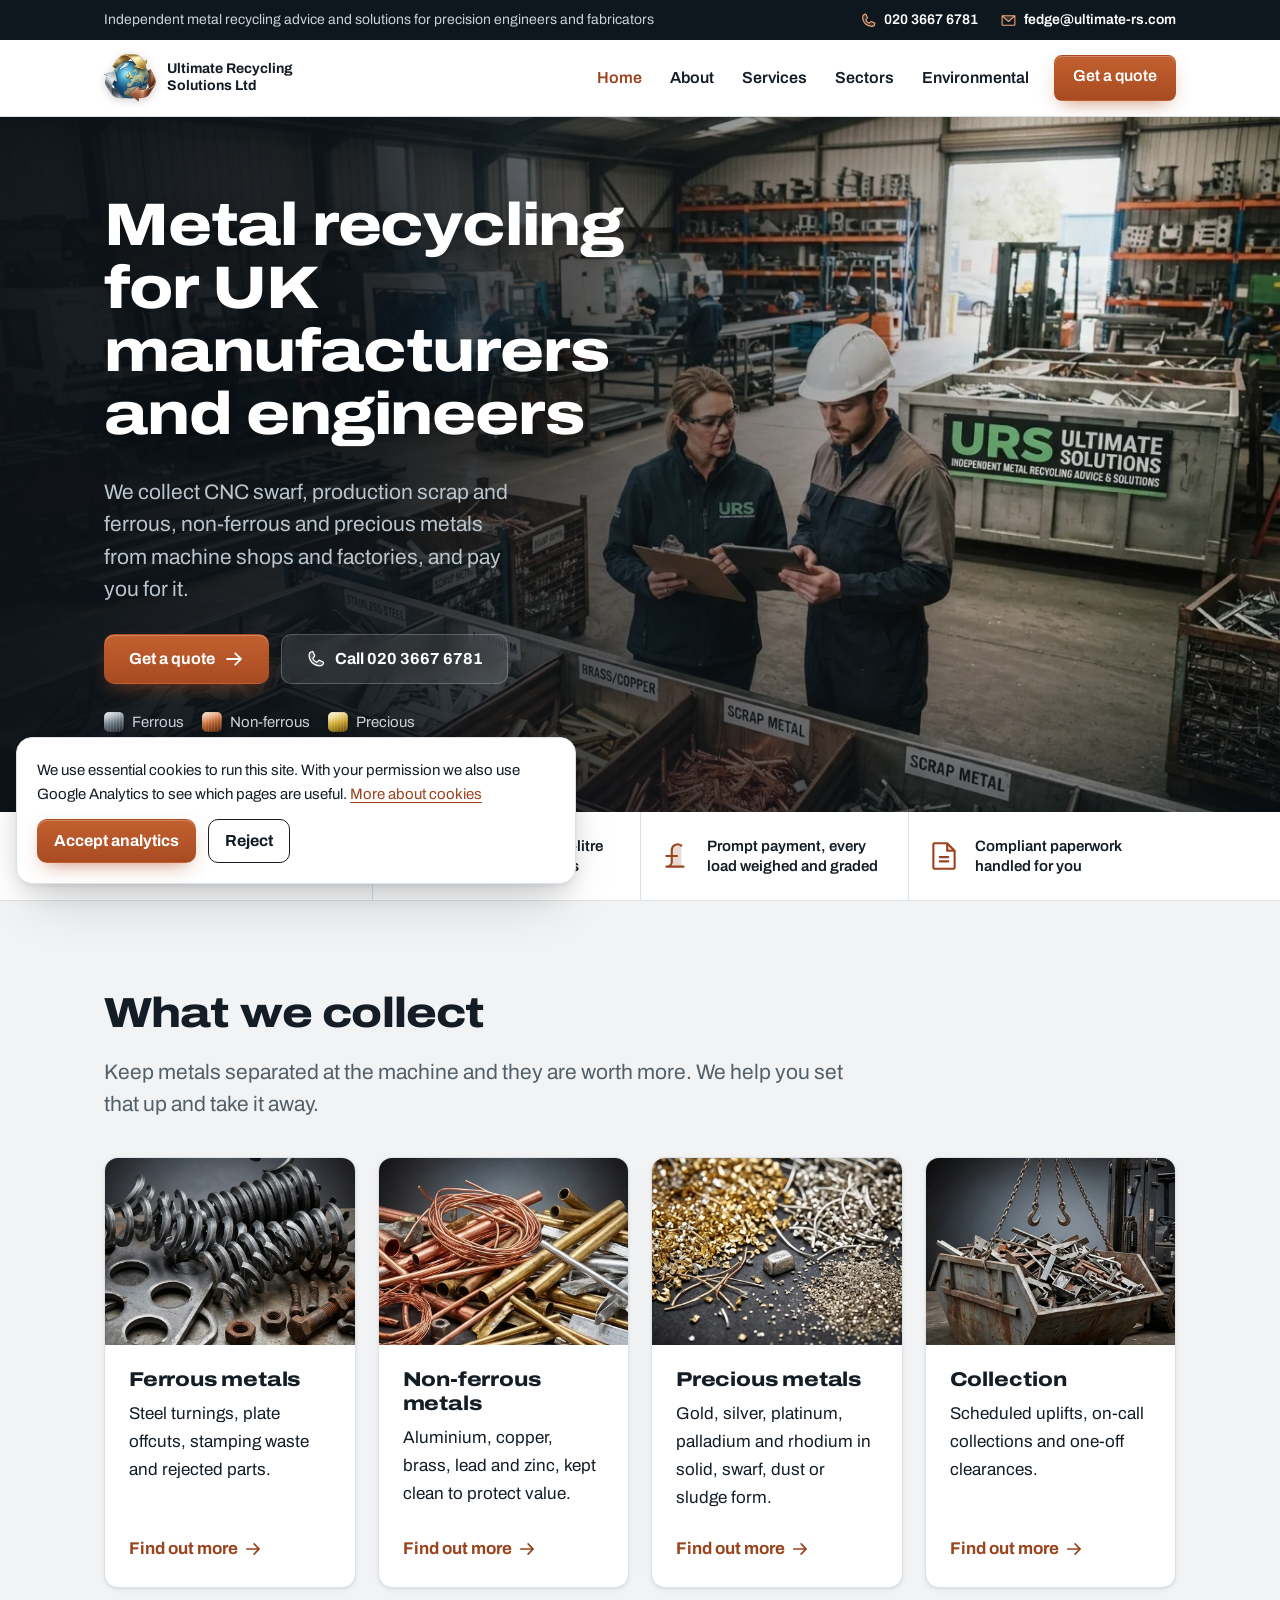
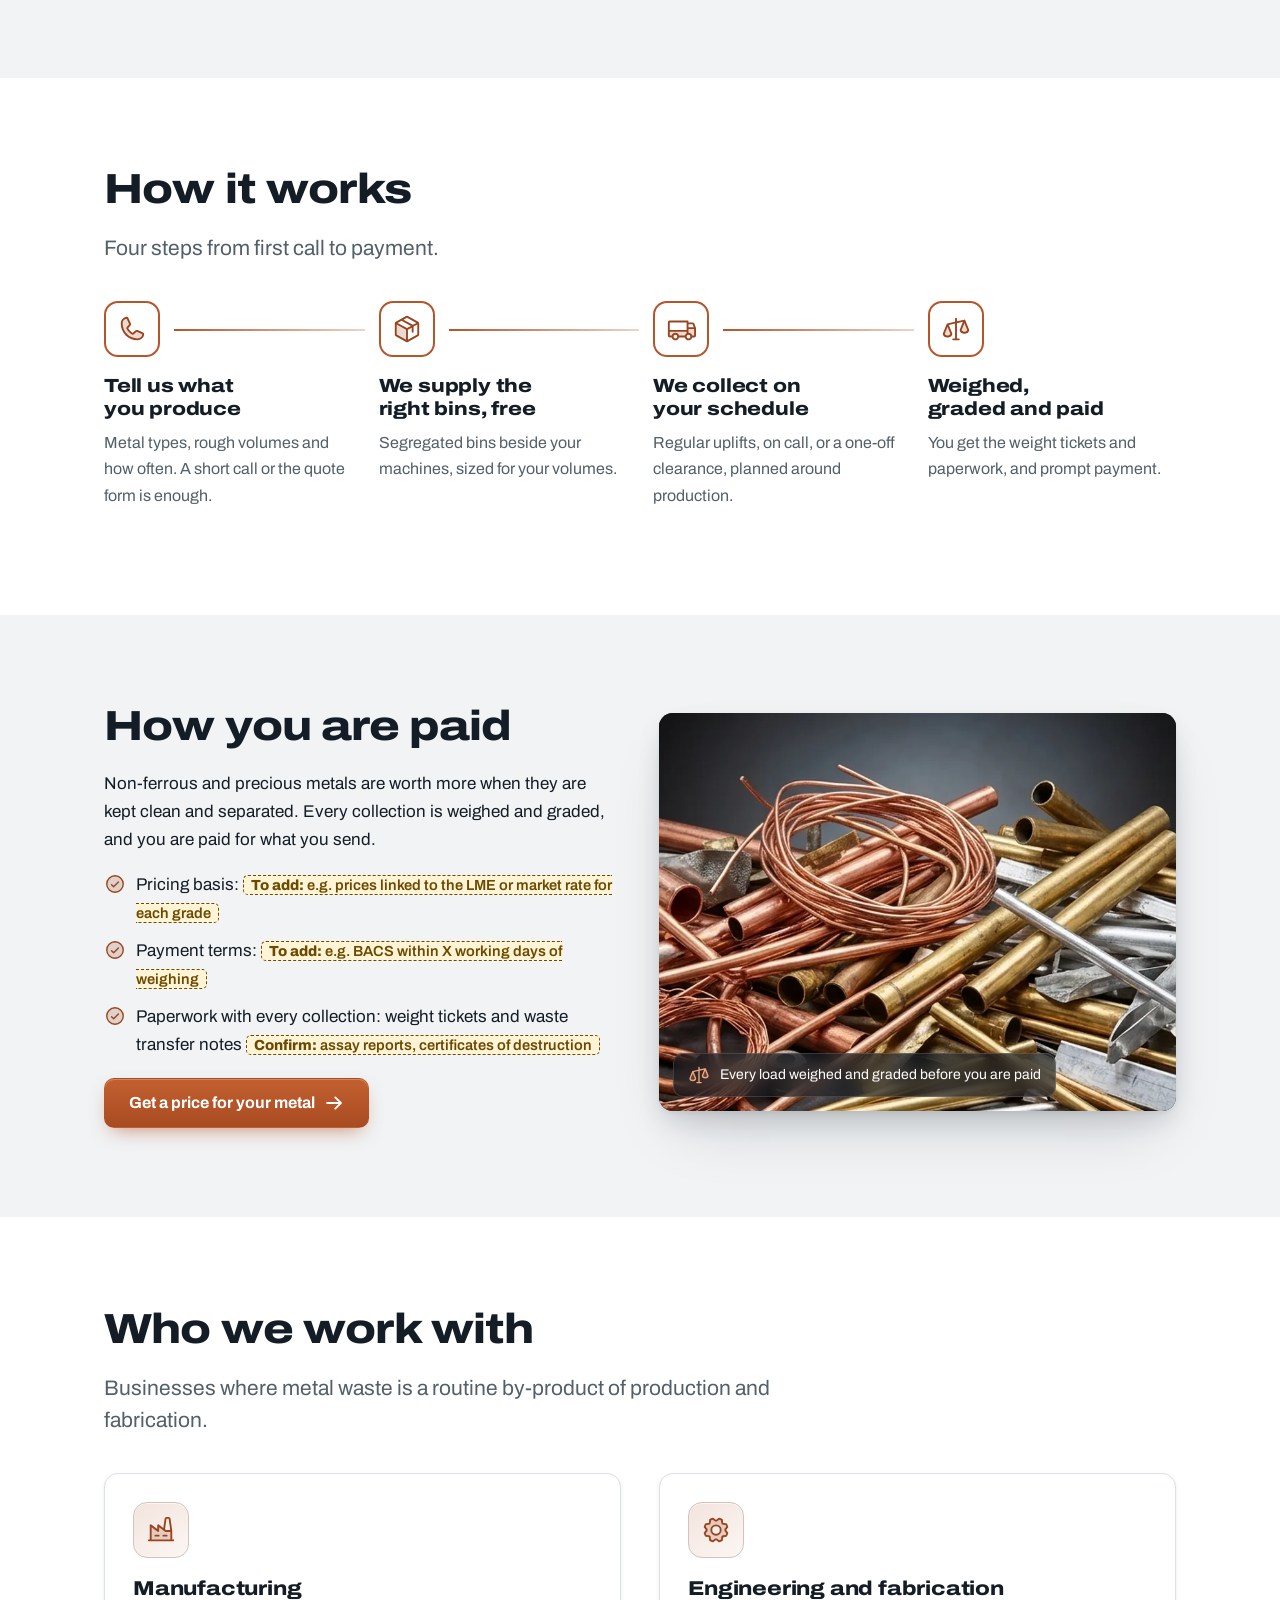
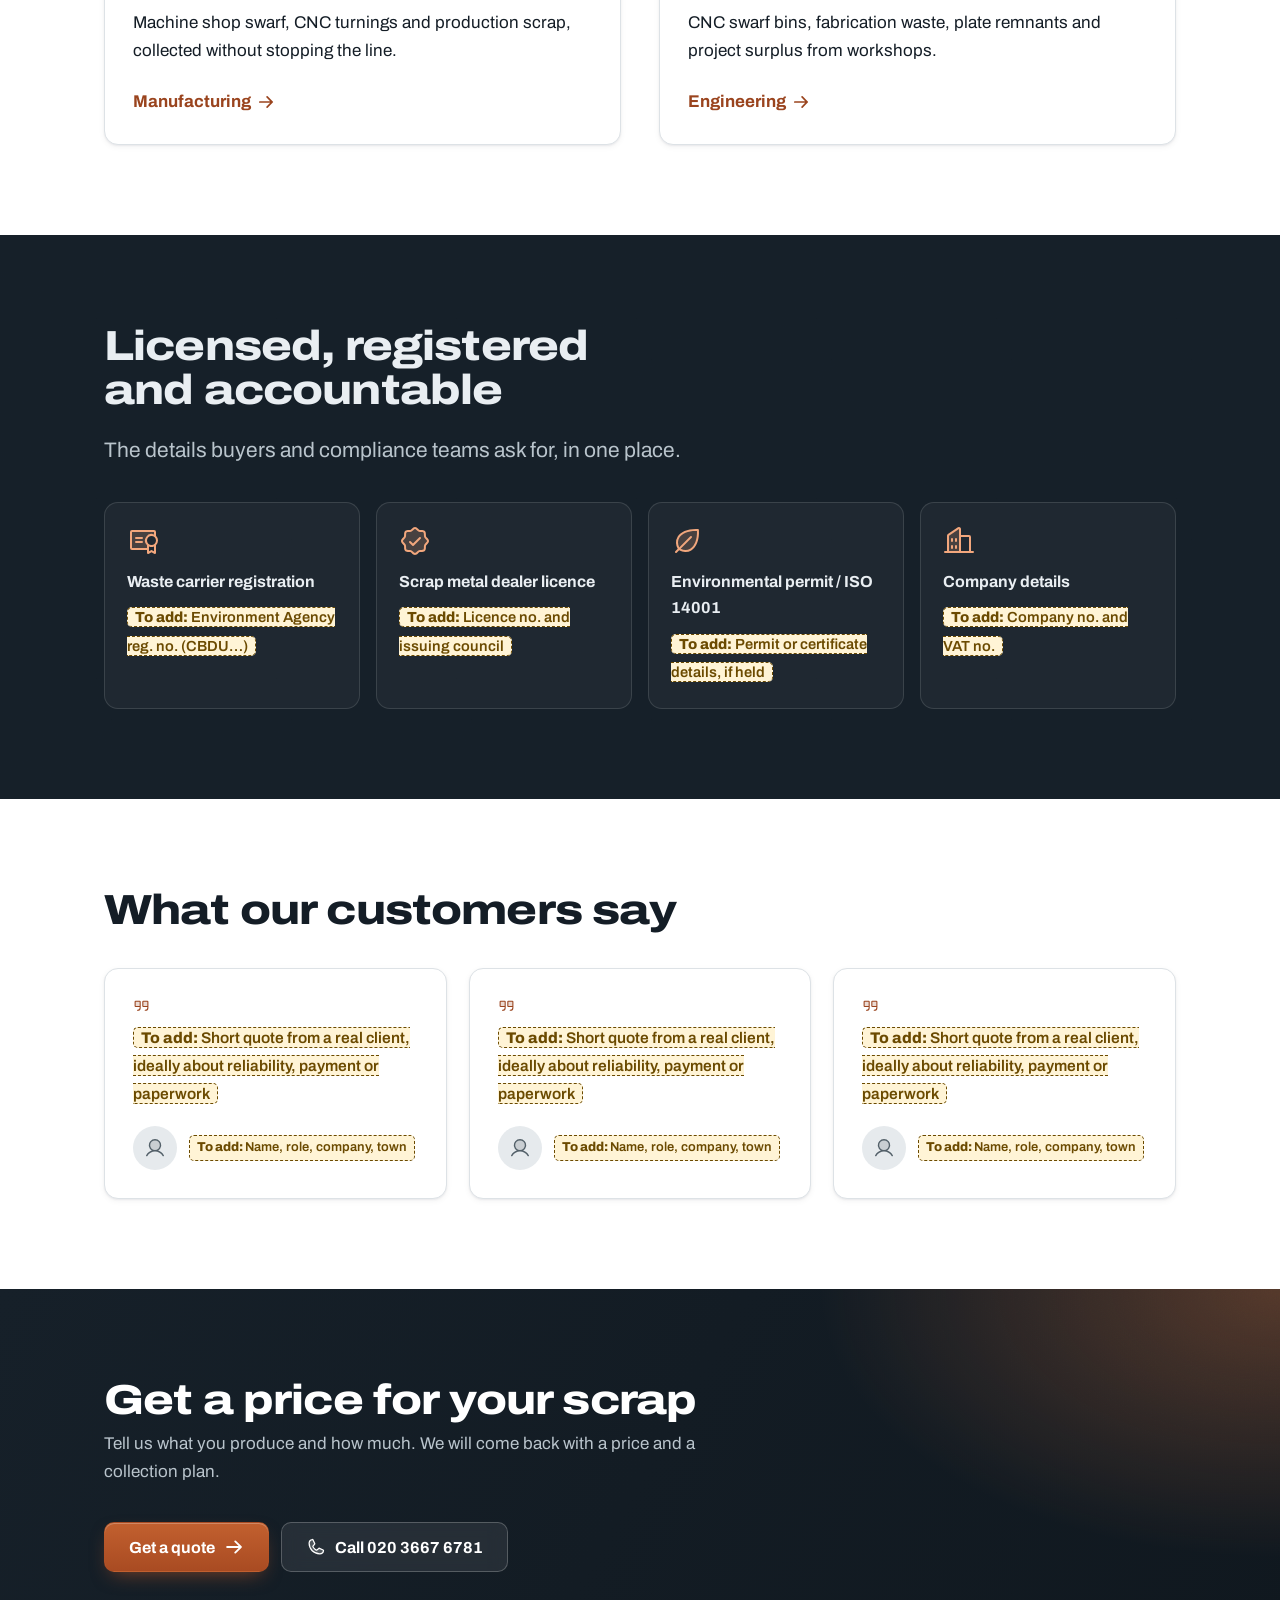
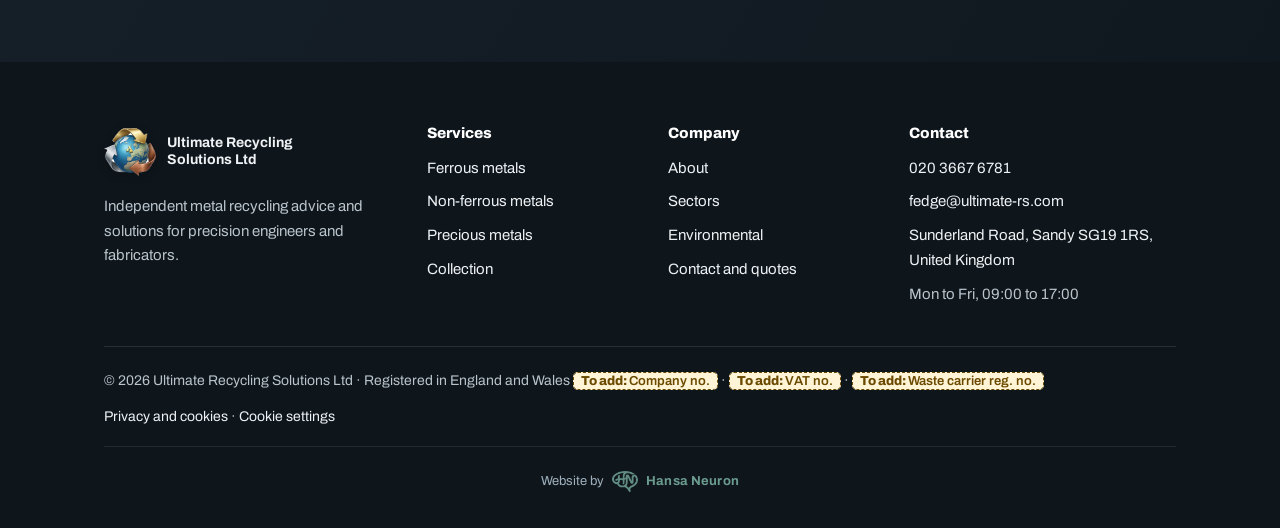
<file: index.html>
<!DOCTYPE html>
<html lang="en-GB"><head><meta charset="utf-8">
<meta name="viewport" content="width=device-width, initial-scale=1">
<title>Metal Recycling for UK Manufacturers | Ultimate Recycling Solutions</title>
<meta name="description" content="Swarf and scrap metal collection for UK manufacturers and engineers. Free containers, UK-wide 24-hour collections and prompt payment.">
<link rel="canonical" href="https://www.ultimate-rs.com/">
<meta property="og:type" content="website"><meta property="og:site_name" content="Ultimate Recycling Solutions Ltd">
<meta property="og:title" content="Metal Recycling for UK Manufacturers | Ultimate Recycling Solutions"><meta property="og:description" content="Swarf and scrap metal collection for UK manufacturers and engineers. Free containers, UK-wide 24-hour collections and prompt payment."><meta property="og:url" content="https://www.ultimate-rs.com/"><meta property="og:image" content="https://www.ultimate-rs.com/assets/images/hero-urs2-1376.jpg">
<meta name="twitter:card" content="summary">
<meta name="theme-color" content="#151f28">
<link rel="icon" type="image/png" sizes="32x32" href="./assets/images/favicon-v4-32.png"><link rel="apple-touch-icon" href="./assets/images/apple-touch-icon-v4.png">
<script>document.documentElement.classList.add('js')</script>
<link rel="preconnect" href="https://fonts.googleapis.com"><link rel="preconnect" href="https://fonts.gstatic.com" crossorigin>
<link href="https://fonts.googleapis.com/css2?family=Archivo:wdth,wght@100..125,400..800&display=swap" rel="stylesheet">
<link rel="stylesheet" href="./assets/site.css"><script type="application/ld+json">{"@context": "https://schema.org", "@type": "LocalBusiness", "name": "Ultimate Recycling Solutions Ltd", "alternateName": "URS", "url": "https://www.ultimate-rs.com/", "telephone": "+442036676781", "email": "fedge@ultimate-rs.com", "logo": "https://www.ultimate-rs.com/assets/images/urs-logo-v4-512.png", "image": "https://www.ultimate-rs.com/assets/images/hero-urs2-1376.jpg", "description": "Metal recycling and scrap collection for UK manufacturers and engineering businesses.", "areaServed": "GB", "address": {"@type": "PostalAddress", "streetAddress": "Sunderland Road", "addressLocality": "Sandy", "postalCode": "SG19 1RS", "addressCountry": "GB"}, "openingHoursSpecification": [{"@type": "OpeningHoursSpecification", "dayOfWeek": ["Monday", "Tuesday", "Wednesday", "Thursday", "Friday"], "opens": "09:00", "closes": "17:00"}]}</script>
</head><body>
<a class="skip" href="#main">Skip to content</a>
<div class="topbar"><div class="wrap"><span>Independent metal recycling advice and solutions for precision engineers and fabricators</span><span class="tb-right"><a href="tel:+442036676781"><svg class="i" viewBox="0 0 256 256" fill="currentColor" aria-hidden="true"><path d="M223.94,174.08A48.33,48.33,0,0,1,176,216,136,136,0,0,1,40,80,48.33,48.33,0,0,1,81.92,32.06a8,8,0,0,1,8.3,4.8l21.13,47.2a8,8,0,0,1-.66,7.53L89.32,117a7.93,7.93,0,0,0-.54,7.81c8.27,16.93,25.77,34.22,42.75,42.41a7.92,7.92,0,0,0,7.83-.59l25-21.3a8,8,0,0,1,7.59-.69l47.16,21.13A8,8,0,0,1,223.94,174.08Z" opacity="0.2"/><path d="M222.37,158.46l-47.11-21.11-.13-.06a16,16,0,0,0-15.17,1.4,8.12,8.12,0,0,0-.75.56L134.87,160c-15.42-7.49-31.34-23.29-38.83-38.51l20.78-24.71c.2-.25.39-.5.57-.77a16,16,0,0,0,1.32-15.06l0-.12L97.54,33.64a16,16,0,0,0-16.62-9.52A56.26,56.26,0,0,0,32,80c0,79.4,64.6,144,144,144a56.26,56.26,0,0,0,55.88-48.92A16,16,0,0,0,222.37,158.46ZM176,208A128.14,128.14,0,0,1,48,80,40.2,40.2,0,0,1,82.87,40a.61.61,0,0,0,0,.12l21,47L83.2,111.86a6.13,6.13,0,0,0-.57.77,16,16,0,0,0-1,15.7c9.06,18.53,27.73,37.06,46.46,46.11a16,16,0,0,0,15.75-1.14,8.44,8.44,0,0,0,.74-.56L168.89,152l47,21.05h0s.08,0,.11,0A40.21,40.21,0,0,1,176,208Z"/></svg>020 3667 6781</a><a href="mailto:fedge@ultimate-rs.com"><svg class="i" viewBox="0 0 256 256" fill="currentColor" aria-hidden="true"><path d="M224,56l-96,88L32,56Z" opacity="0.2"/><path d="M224,48H32a8,8,0,0,0-8,8V192a16,16,0,0,0,16,16H216a16,16,0,0,0,16-16V56A8,8,0,0,0,224,48ZM203.43,64,128,133.15,52.57,64ZM216,192H40V74.19l82.59,75.71a8,8,0,0,0,10.82,0L216,74.19V192Z"/></svg>fedge@ultimate-rs.com</a></span></div></div>
<header class="site"><div class="wrap"><a class="brand" href="./" aria-label="Ultimate Recycling Solutions home"><img src="./assets/images/urs-logo-v4.png" alt="" width="52" height="52"><span class="name">Ultimate Recycling Solutions Ltd</span></a>
<button class="menu-btn" aria-expanded="false" aria-controls="main-nav"><span class="menu-ic"><svg class="i" viewBox="0 0 256 256" fill="currentColor" aria-hidden="true"><path d="M228,128a12,12,0,0,1-12,12H40a12,12,0,0,1,0-24H216A12,12,0,0,1,228,128ZM40,76H216a12,12,0,0,0,0-24H40a12,12,0,0,0,0,24ZM216,180H40a12,12,0,0,0,0,24H216a12,12,0,0,0,0-24Z"/></svg></span><span class="close-ic"><svg class="i" viewBox="0 0 256 256" fill="currentColor" aria-hidden="true"><path d="M208.49,191.51a12,12,0,0,1-17,17L128,145,64.49,208.49a12,12,0,0,1-17-17L111,128,47.51,64.49a12,12,0,0,1,17-17L128,111l63.51-63.52a12,12,0,0,1,17,17L145,128Z"/></svg></span><span class="lbl">Menu</span></button>
<nav class="main" id="main-nav" aria-label="Main"><ul><li><a href="./" aria-current="page">Home</a></li><li><a href="./about/">About</a></li><li><a href="./services/">Services</a><button class="sub-toggle" aria-expanded="false" aria-controls="sub-services" aria-label="Show Services pages"><svg class="i" viewBox="0 0 256 256" fill="currentColor" aria-hidden="true"><path d="M216.49,104.49l-80,80a12,12,0,0,1-17,0l-80-80a12,12,0,0,1,17-17L128,159l71.51-71.52a12,12,0,0,1,17,17Z"/></svg></button><ul class="sub" id="sub-services"><li><a href="./services/ferrous/"><span class="sw" style="background:linear-gradient(160deg,#d3dadf,#6c7883 55%,#2f3941)" aria-hidden="true"></span>Ferrous metals</a></li><li><a href="./services/non-ferrous/"><span class="sw" style="background:linear-gradient(160deg,#fbfcfd,#b7c1c8 55%,#6f7b84)" aria-hidden="true"></span>Non-ferrous metals</a></li><li><a href="./services/precious-metals/"><span class="sw" style="background:linear-gradient(160deg,#fff0b5,#d2ab33 55%,#7f620e)" aria-hidden="true"></span>Precious metals</a></li><li><a href="./services/collection/"><span class="sw" style="background:linear-gradient(135deg,#c06633 0 33%,#b7c1c8 33% 66%,#c49c27 66%)" aria-hidden="true"></span>Collection</a></li></ul></li><li><a href="./sectors/">Sectors</a><button class="sub-toggle" aria-expanded="false" aria-controls="sub-sectors" aria-label="Show Sectors pages"><svg class="i" viewBox="0 0 256 256" fill="currentColor" aria-hidden="true"><path d="M216.49,104.49l-80,80a12,12,0,0,1-17,0l-80-80a12,12,0,0,1,17-17L128,159l71.51-71.52a12,12,0,0,1,17,17Z"/></svg></button><ul class="sub" id="sub-sectors"><li><a href="./sectors/manufacturing/"><span style="color:var(--copper-ink);display:flex"><svg class="i" viewBox="0 0 256 256" fill="currentColor" aria-hidden="true"><path d="M216,136v80H40V88l64,48V88l64,48Z" opacity="0.2"/><path d="M116,176a8,8,0,0,1-8,8H80a8,8,0,0,1,0-16h28A8,8,0,0,1,116,176Zm60-8H148a8,8,0,0,0,0,16h28a8,8,0,0,0,0-16Zm64,48a8,8,0,0,1-8,8H24a8,8,0,0,1,0-16h8V88a8,8,0,0,1,12.8-6.4L96,120V88a8,8,0,0,1,12.8-6.4l38.74,29.05L159.1,29.74A16.08,16.08,0,0,1,174.94,16h18.12A16.08,16.08,0,0,1,208.9,29.74l15,105.13s.08.78.08,1.13v72h8A8,8,0,0,1,240,216Zm-77.86-94.4,8.53,6.4h36.11L193.06,32H174.94ZM48,208H208V144H168a8,8,0,0,1-4.8-1.6l-14.4-10.8,0,0L112,104v32a8,8,0,0,1-12.8,6.4L48,104Z"/></svg></span>Manufacturing</a></li><li><a href="./sectors/engineering/"><span style="color:var(--copper-ink);display:flex"><svg class="i" viewBox="0 0 256 256" fill="currentColor" aria-hidden="true"><path d="M207.86,123.18l16.78-21a99.14,99.14,0,0,0-10.07-24.29l-26.7-3a81,81,0,0,0-6.81-6.81l-3-26.71a99.43,99.43,0,0,0-24.3-10l-21,16.77a81.59,81.59,0,0,0-9.64,0l-21-16.78A99.14,99.14,0,0,0,77.91,41.43l-3,26.7a81,81,0,0,0-6.81,6.81l-26.71,3a99.43,99.43,0,0,0-10,24.3l16.77,21a81.59,81.59,0,0,0,0,9.64l-16.78,21a99.14,99.14,0,0,0,10.07,24.29l26.7,3a81,81,0,0,0,6.81,6.81l3,26.71a99.43,99.43,0,0,0,24.3,10l21-16.77a81.59,81.59,0,0,0,9.64,0l21,16.78a99.14,99.14,0,0,0,24.29-10.07l3-26.7a81,81,0,0,0,6.81-6.81l26.71-3a99.43,99.43,0,0,0,10-24.3l-16.77-21A81.59,81.59,0,0,0,207.86,123.18ZM128,168a40,40,0,1,1,40-40A40,40,0,0,1,128,168Z" opacity="0.2"/><path d="M128,80a48,48,0,1,0,48,48A48.05,48.05,0,0,0,128,80Zm0,80a32,32,0,1,1,32-32A32,32,0,0,1,128,160Zm88-29.84q.06-2.16,0-4.32l14.92-18.64a8,8,0,0,0,1.48-7.06,107.6,107.6,0,0,0-10.88-26.25,8,8,0,0,0-6-3.93l-23.72-2.64q-1.48-1.56-3-3L186,40.54a8,8,0,0,0-3.94-6,107.29,107.29,0,0,0-26.25-10.86,8,8,0,0,0-7.06,1.48L130.16,40Q128,40,125.84,40L107.2,25.11a8,8,0,0,0-7.06-1.48A107.6,107.6,0,0,0,73.89,34.51a8,8,0,0,0-3.93,6L67.32,64.27q-1.56,1.49-3,3L40.54,70a8,8,0,0,0-6,3.94,107.71,107.71,0,0,0-10.87,26.25,8,8,0,0,0,1.49,7.06L40,125.84Q40,128,40,130.16L25.11,148.8a8,8,0,0,0-1.48,7.06,107.6,107.6,0,0,0,10.88,26.25,8,8,0,0,0,6,3.93l23.72,2.64q1.49,1.56,3,3L70,215.46a8,8,0,0,0,3.94,6,107.71,107.71,0,0,0,26.25,10.87,8,8,0,0,0,7.06-1.49L125.84,216q2.16.06,4.32,0l18.64,14.92a8,8,0,0,0,7.06,1.48,107.21,107.21,0,0,0,26.25-10.88,8,8,0,0,0,3.93-6l2.64-23.72q1.56-1.48,3-3L215.46,186a8,8,0,0,0,6-3.94,107.71,107.71,0,0,0,10.87-26.25,8,8,0,0,0-1.49-7.06Zm-16.1-6.5a73.93,73.93,0,0,1,0,8.68,8,8,0,0,0,1.74,5.48l14.19,17.73a91.57,91.57,0,0,1-6.23,15L187,173.11a8,8,0,0,0-5.1,2.64,74.11,74.11,0,0,1-6.14,6.14,8,8,0,0,0-2.64,5.1l-2.51,22.58a91.32,91.32,0,0,1-15,6.23l-17.74-14.19a8,8,0,0,0-5-1.75h-.48a73.93,73.93,0,0,1-8.68,0,8.06,8.06,0,0,0-5.48,1.74L100.45,215.8a91.57,91.57,0,0,1-15-6.23L82.89,187a8,8,0,0,0-2.64-5.1,74.11,74.11,0,0,1-6.14-6.14,8,8,0,0,0-5.1-2.64L46.43,170.6a91.32,91.32,0,0,1-6.23-15l14.19-17.74a8,8,0,0,0,1.74-5.48,73.93,73.93,0,0,1,0-8.68,8,8,0,0,0-1.74-5.48L40.2,100.45a91.57,91.57,0,0,1,6.23-15L69,82.89a8,8,0,0,0,5.1-2.64,74.11,74.11,0,0,1,6.14-6.14A8,8,0,0,0,82.89,69L85.4,46.43a91.32,91.32,0,0,1,15-6.23l17.74,14.19a8,8,0,0,0,5.48,1.74,73.93,73.93,0,0,1,8.68,0,8.06,8.06,0,0,0,5.48-1.74L155.55,40.2a91.57,91.57,0,0,1,15,6.23L173.11,69a8,8,0,0,0,2.64,5.1,74.11,74.11,0,0,1,6.14,6.14,8,8,0,0,0,5.1,2.64l22.58,2.51a91.32,91.32,0,0,1,6.23,15l-14.19,17.74A8,8,0,0,0,199.87,123.66Z"/></svg></span>Engineering</a></li></ul></li><li><a href="./environmental/">Environmental</a></li><li class="nav-cta"><a class="btn btn-primary" href="./contact/">Get a quote</a></li><li class="nav-call"><a class="btn btn-ghost" href="tel:+442036676781"><svg class="i" viewBox="0 0 256 256" fill="currentColor" aria-hidden="true"><path d="M223.94,174.08A48.33,48.33,0,0,1,176,216,136,136,0,0,1,40,80,48.33,48.33,0,0,1,81.92,32.06a8,8,0,0,1,8.3,4.8l21.13,47.2a8,8,0,0,1-.66,7.53L89.32,117a7.93,7.93,0,0,0-.54,7.81c8.27,16.93,25.77,34.22,42.75,42.41a7.92,7.92,0,0,0,7.83-.59l25-21.3a8,8,0,0,1,7.59-.69l47.16,21.13A8,8,0,0,1,223.94,174.08Z" opacity="0.2"/><path d="M222.37,158.46l-47.11-21.11-.13-.06a16,16,0,0,0-15.17,1.4,8.12,8.12,0,0,0-.75.56L134.87,160c-15.42-7.49-31.34-23.29-38.83-38.51l20.78-24.71c.2-.25.39-.5.57-.77a16,16,0,0,0,1.32-15.06l0-.12L97.54,33.64a16,16,0,0,0-16.62-9.52A56.26,56.26,0,0,0,32,80c0,79.4,64.6,144,144,144a56.26,56.26,0,0,0,55.88-48.92A16,16,0,0,0,222.37,158.46ZM176,208A128.14,128.14,0,0,1,48,80,40.2,40.2,0,0,1,82.87,40a.61.61,0,0,0,0,.12l21,47L83.2,111.86a6.13,6.13,0,0,0-.57.77,16,16,0,0,0-1,15.7c9.06,18.53,27.73,37.06,46.46,46.11a16,16,0,0,0,15.75-1.14,8.44,8.44,0,0,0,.74-.56L168.89,152l47,21.05h0s.08,0,.11,0A40.21,40.21,0,0,1,176,208Z"/></svg>Call 020 3667 6781</a></li></ul></nav></div></header>
<main id="main"><section class="hero hero-photo"><picture class="hero-bg">
<source type="image/webp" srcset="./assets/images/hero-urs2-900.webp 900w, ./assets/images/hero-urs2-1376.webp 1376w" sizes="100vw">
<img src="./assets/images/hero-urs2-1376.jpg" srcset="./assets/images/hero-urs2-900.jpg 900w, ./assets/images/hero-urs2-1376.jpg 1376w" sizes="100vw" width="1376" height="768" fetchpriority="high" alt="Two URS staff checking paperwork beside a URS container and segregated bins of stainless steel, aluminium, brass and copper scrap in a CNC machine shop"></picture>
<div class="wrap"><div class="hero-copy">
<h1>Metal recycling for UK manufacturers and engineers</h1>
<p class="lede">We collect CNC swarf, production scrap and ferrous, non-ferrous and precious metals from machine shops and factories, and pay you for it.</p>
<div class="btns" style="margin:28px 0 26px"><a class="btn btn-primary" href="./contact/">Get a quote <svg class="i" viewBox="0 0 256 256" fill="currentColor" aria-hidden="true"><path d="M224.49,136.49l-72,72a12,12,0,0,1-17-17L187,140H40a12,12,0,0,1,0-24H187L135.51,64.48a12,12,0,0,1,17-17l72,72A12,12,0,0,1,224.49,136.49Z"/></svg></a><a class="btn btn-glass" href="tel:+442036676781"><svg class="i" viewBox="0 0 256 256" fill="currentColor" aria-hidden="true"><path d="M223.94,174.08A48.33,48.33,0,0,1,176,216,136,136,0,0,1,40,80,48.33,48.33,0,0,1,81.92,32.06a8,8,0,0,1,8.3,4.8l21.13,47.2a8,8,0,0,1-.66,7.53L89.32,117a7.93,7.93,0,0,0-.54,7.81c8.27,16.93,25.77,34.22,42.75,42.41a7.92,7.92,0,0,0,7.83-.59l25-21.3a8,8,0,0,1,7.59-.69l47.16,21.13A8,8,0,0,1,223.94,174.08Z" opacity="0.2"/><path d="M222.37,158.46l-47.11-21.11-.13-.06a16,16,0,0,0-15.17,1.4,8.12,8.12,0,0,0-.75.56L134.87,160c-15.42-7.49-31.34-23.29-38.83-38.51l20.78-24.71c.2-.25.39-.5.57-.77a16,16,0,0,0,1.32-15.06l0-.12L97.54,33.64a16,16,0,0,0-16.62-9.52A56.26,56.26,0,0,0,32,80c0,79.4,64.6,144,144,144a56.26,56.26,0,0,0,55.88-48.92A16,16,0,0,0,222.37,158.46ZM176,208A128.14,128.14,0,0,1,48,80,40.2,40.2,0,0,1,82.87,40a.61.61,0,0,0,0,.12l21,47L83.2,111.86a6.13,6.13,0,0,0-.57.77,16,16,0,0,0-1,15.7c9.06,18.53,27.73,37.06,46.46,46.11a16,16,0,0,0,15.75-1.14,8.44,8.44,0,0,0,.74-.56L168.89,152l47,21.05h0s.08,0,.11,0A40.21,40.21,0,0,1,176,208Z"/></svg>Call 020 3667 6781</a></div>
<p style="font-size:15px;color:#c9d2d9;margin:0;display:flex;flex-wrap:wrap;row-gap:8px"><span style="display:inline-flex;align-items:center;gap:8px;margin-right:18px"><span class="sw" style="width:20px;height:20px;border-radius:5px;background:linear-gradient(160deg,#d3dadf,#6c7883 55%,#2f3941)"></span>Ferrous</span><span style="display:inline-flex;align-items:center;gap:8px;margin-right:18px"><span class="sw" style="width:20px;height:20px;border-radius:5px;background:linear-gradient(160deg,#ffc6a0,#c06633 55%,#6e2e12)"></span>Non-ferrous</span><span style="display:inline-flex;align-items:center;gap:8px;margin-right:18px"><span class="sw" style="width:20px;height:20px;border-radius:5px;background:linear-gradient(160deg,#fff0b5,#d2ab33 55%,#7f620e)"></span>Precious</span></p>
</div></div></section>
<section class="trust"><div class="wrap"><ul><li data-reveal="0"><svg class="i" viewBox="0 0 256 256" fill="currentColor" aria-hidden="true"><path d="M248,120v64a8,8,0,0,1-8,8H216a24,24,0,0,0-48,0H104a24,24,0,0,0-48,0H32a8,8,0,0,1-8-8V144H184V120Z" opacity="0.2"/><path d="M255.42,117l-14-35A15.93,15.93,0,0,0,226.58,72H192V64a8,8,0,0,0-8-8H32A16,16,0,0,0,16,72V184a16,16,0,0,0,16,16H49a32,32,0,0,0,62,0h50a32,32,0,0,0,62,0h17a16,16,0,0,0,16-16V120A7.94,7.94,0,0,0,255.42,117ZM192,88h34.58l9.6,24H192ZM32,72H176v64H32ZM80,208a16,16,0,1,1,16-16A16,16,0,0,1,80,208Zm81-24H111a32,32,0,0,0-62,0H32V152H176v12.31A32.11,32.11,0,0,0,161,184Zm31,24a16,16,0,1,1,16-16A16,16,0,0,1,192,208Zm48-24H223a32.06,32.06,0,0,0-31-24V128h48Z"/></svg><span>UK-wide collections within 24 hours</span></li><li data-reveal="70"><svg class="i" viewBox="0 0 256 256" fill="currentColor" aria-hidden="true"><path d="M128,129.09V232a8,8,0,0,1-3.84-1l-88-48.18a8,8,0,0,1-4.16-7V80.18a8,8,0,0,1,.7-3.25Z" opacity="0.2"/><path d="M223.68,66.15,135.68,18a15.88,15.88,0,0,0-15.36,0l-88,48.17a16,16,0,0,0-8.32,14v95.64a16,16,0,0,0,8.32,14l88,48.17a15.88,15.88,0,0,0,15.36,0l88-48.17a16,16,0,0,0,8.32-14V80.18A16,16,0,0,0,223.68,66.15ZM128,32l80.34,44-29.77,16.3-80.35-44ZM128,120,47.66,76l33.9-18.56,80.34,44ZM40,90l80,43.78v85.79L40,175.82Zm176,85.78h0l-80,43.79V133.82l32-17.51V152a8,8,0,0,0,16,0V107.55L216,90v85.77Z"/></svg><span>Free containers, 10-litre tins to 40-yard skips</span></li><li data-reveal="140"><svg class="i" viewBox="0 0 256 256" fill="currentColor" aria-hidden="true"><path d="M168,208H60a36,36,0,0,0,36-36V84a44,44,0,0,1,72-33.95Z" opacity="0.2"/><path d="M192,208a8,8,0,0,1-8,8H56a8,8,0,0,1,0-16h4a28,28,0,0,0,28-28V136H56a8,8,0,0,1,0-16H88V84a52,52,0,0,1,85.08-40.12A8,8,0,1,1,162.9,56.22,36,36,0,0,0,104,84v36h32a8,8,0,0,1,0,16H104v36a43.82,43.82,0,0,1-10.08,28H184A8,8,0,0,1,192,208Z"/></svg><span>Prompt payment, every load weighed and graded</span></li><li data-reveal="210"><svg class="i" viewBox="0 0 256 256" fill="currentColor" aria-hidden="true"><path d="M208,88H152V32Z" opacity="0.2"/><path d="M213.66,82.34l-56-56A8,8,0,0,0,152,24H56A16,16,0,0,0,40,40V216a16,16,0,0,0,16,16H200a16,16,0,0,0,16-16V88A8,8,0,0,0,213.66,82.34ZM160,51.31,188.69,80H160ZM200,216H56V40h88V88a8,8,0,0,0,8,8h48V216Zm-32-80a8,8,0,0,1-8,8H96a8,8,0,0,1,0-16h64A8,8,0,0,1,168,136Zm0,32a8,8,0,0,1-8,8H96a8,8,0,0,1,0-16h64A8,8,0,0,1,168,168Z"/></svg><span>Compliant paperwork handled for you</span></li></ul></div></section>

<section class="band alu"><div class="wrap"><div class="section-head" data-reveal><h2>What we collect</h2><p class="lede">Keep metals separated at the machine and they are worth more. We help you set that up and take it away.</p></div>
<div class="grid-4"><a class="card media" href="./services/ferrous/" data-reveal="0"><div class="media-top"><picture><source type="image/webp" srcset="./assets/images/collect-ferrous.webp"><img src="./assets/images/collect-ferrous.jpg" width="800" height="617" loading="lazy" alt="Steel turnings, plate offcuts and old bolts"></picture></div><div class="body"><h3>Ferrous metals</h3><p>Steel turnings, plate offcuts, stamping waste and rejected parts.</p><span class="more">Find out more <svg class="i" viewBox="0 0 256 256" fill="currentColor" aria-hidden="true"><path d="M224.49,136.49l-72,72a12,12,0,0,1-17-17L187,140H40a12,12,0,0,1,0-24H187L135.51,64.48a12,12,0,0,1,17-17l72,72A12,12,0,0,1,224.49,136.49Z"/></svg></span></div></a><a class="card media" href="./services/non-ferrous/" data-reveal="80"><div class="media-top"><picture><source type="image/webp" srcset="./assets/images/collect-non-ferrous.webp"><img src="./assets/images/collect-non-ferrous.jpg" width="800" height="617" loading="lazy" alt="Copper wire, copper and brass tube and aluminium offcuts"></picture></div><div class="body"><h3>Non-ferrous metals</h3><p>Aluminium, copper, brass, lead and zinc, kept clean to protect value.</p><span class="more">Find out more <svg class="i" viewBox="0 0 256 256" fill="currentColor" aria-hidden="true"><path d="M224.49,136.49l-72,72a12,12,0,0,1-17-17L187,140H40a12,12,0,0,1,0-24H187L135.51,64.48a12,12,0,0,1,17-17l72,72A12,12,0,0,1,224.49,136.49Z"/></svg></span></div></a><a class="card media" href="./services/precious-metals/" data-reveal="160"><div class="media-top"><picture><source type="image/webp" srcset="./assets/images/collect-precious.webp"><img src="./assets/images/collect-precious.jpg" width="800" height="617" loading="lazy" alt="Gold and silver grains and filings"></picture></div><div class="body"><h3>Precious metals</h3><p>Gold, silver, platinum, palladium and rhodium in solid, swarf, dust or sludge form.</p><span class="more">Find out more <svg class="i" viewBox="0 0 256 256" fill="currentColor" aria-hidden="true"><path d="M224.49,136.49l-72,72a12,12,0,0,1-17-17L187,140H40a12,12,0,0,1,0-24H187L135.51,64.48a12,12,0,0,1,17-17l72,72A12,12,0,0,1,224.49,136.49Z"/></svg></span></div></a><a class="card media" href="./services/collection/" data-reveal="240"><div class="media-top"><picture><source type="image/webp" srcset="./assets/images/collect-collection.webp"><img src="./assets/images/collect-collection.jpg" width="800" height="617" loading="lazy" alt="A skip of scrap metal being lifted by a forklift"></picture></div><div class="body"><h3>Collection</h3><p>Scheduled uplifts, on-call collections and one-off clearances.</p><span class="more">Find out more <svg class="i" viewBox="0 0 256 256" fill="currentColor" aria-hidden="true"><path d="M224.49,136.49l-72,72a12,12,0,0,1-17-17L187,140H40a12,12,0,0,1,0-24H187L135.51,64.48a12,12,0,0,1,17-17l72,72A12,12,0,0,1,224.49,136.49Z"/></svg></span></div></a></div></div></section>

<section class="band"><div class="wrap"><div class="section-head" data-reveal><h2>How it works</h2><p class="lede">Four steps from first call to payment.</p></div>
<ol class="steps"><li data-reveal="0"><div class="ico"><svg class="i" viewBox="0 0 256 256" fill="currentColor" aria-hidden="true"><path d="M223.94,174.08A48.33,48.33,0,0,1,176,216,136,136,0,0,1,40,80,48.33,48.33,0,0,1,81.92,32.06a8,8,0,0,1,8.3,4.8l21.13,47.2a8,8,0,0,1-.66,7.53L89.32,117a7.93,7.93,0,0,0-.54,7.81c8.27,16.93,25.77,34.22,42.75,42.41a7.92,7.92,0,0,0,7.83-.59l25-21.3a8,8,0,0,1,7.59-.69l47.16,21.13A8,8,0,0,1,223.94,174.08Z" opacity="0.2"/><path d="M222.37,158.46l-47.11-21.11-.13-.06a16,16,0,0,0-15.17,1.4,8.12,8.12,0,0,0-.75.56L134.87,160c-15.42-7.49-31.34-23.29-38.83-38.51l20.78-24.71c.2-.25.39-.5.57-.77a16,16,0,0,0,1.32-15.06l0-.12L97.54,33.64a16,16,0,0,0-16.62-9.52A56.26,56.26,0,0,0,32,80c0,79.4,64.6,144,144,144a56.26,56.26,0,0,0,55.88-48.92A16,16,0,0,0,222.37,158.46ZM176,208A128.14,128.14,0,0,1,48,80,40.2,40.2,0,0,1,82.87,40a.61.61,0,0,0,0,.12l21,47L83.2,111.86a6.13,6.13,0,0,0-.57.77,16,16,0,0,0-1,15.7c9.06,18.53,27.73,37.06,46.46,46.11a16,16,0,0,0,15.75-1.14,8.44,8.44,0,0,0,.74-.56L168.89,152l47,21.05h0s.08,0,.11,0A40.21,40.21,0,0,1,176,208Z"/></svg></div><h3>Tell us what you produce</h3><p>Metal types, rough volumes and how often. A short call or the quote form is enough.</p></li><li data-reveal="90"><div class="ico"><svg class="i" viewBox="0 0 256 256" fill="currentColor" aria-hidden="true"><path d="M128,129.09V232a8,8,0,0,1-3.84-1l-88-48.18a8,8,0,0,1-4.16-7V80.18a8,8,0,0,1,.7-3.25Z" opacity="0.2"/><path d="M223.68,66.15,135.68,18a15.88,15.88,0,0,0-15.36,0l-88,48.17a16,16,0,0,0-8.32,14v95.64a16,16,0,0,0,8.32,14l88,48.17a15.88,15.88,0,0,0,15.36,0l88-48.17a16,16,0,0,0,8.32-14V80.18A16,16,0,0,0,223.68,66.15ZM128,32l80.34,44-29.77,16.3-80.35-44ZM128,120,47.66,76l33.9-18.56,80.34,44ZM40,90l80,43.78v85.79L40,175.82Zm176,85.78h0l-80,43.79V133.82l32-17.51V152a8,8,0,0,0,16,0V107.55L216,90v85.77Z"/></svg></div><h3>We supply the right bins, free</h3><p>Segregated bins beside your machines, sized for your volumes.</p></li><li data-reveal="180"><div class="ico"><svg class="i" viewBox="0 0 256 256" fill="currentColor" aria-hidden="true"><path d="M248,120v64a8,8,0,0,1-8,8H216a24,24,0,0,0-48,0H104a24,24,0,0,0-48,0H32a8,8,0,0,1-8-8V144H184V120Z" opacity="0.2"/><path d="M255.42,117l-14-35A15.93,15.93,0,0,0,226.58,72H192V64a8,8,0,0,0-8-8H32A16,16,0,0,0,16,72V184a16,16,0,0,0,16,16H49a32,32,0,0,0,62,0h50a32,32,0,0,0,62,0h17a16,16,0,0,0,16-16V120A7.94,7.94,0,0,0,255.42,117ZM192,88h34.58l9.6,24H192ZM32,72H176v64H32ZM80,208a16,16,0,1,1,16-16A16,16,0,0,1,80,208Zm81-24H111a32,32,0,0,0-62,0H32V152H176v12.31A32.11,32.11,0,0,0,161,184Zm31,24a16,16,0,1,1,16-16A16,16,0,0,1,192,208Zm48-24H223a32.06,32.06,0,0,0-31-24V128h48Z"/></svg></div><h3>We collect on your schedule</h3><p>Regular uplifts, on call, or a one-off clearance, planned around production.</p></li><li data-reveal="270"><div class="ico"><svg class="i" viewBox="0 0 256 256" fill="currentColor" aria-hidden="true"><path d="M56,88l32,80c0,17.67-20,24-32,24s-32-6.33-32-24ZM200,56l-32,80c0,17.67,20,24,32,24s32-6.33,32-24Z" opacity="0.2"/><path d="M239.43,133l-32-80h0a8,8,0,0,0-9.16-4.84L136,62V40a8,8,0,0,0-16,0V65.58L54.26,80.19A8,8,0,0,0,48.57,85h0v.06L16.57,165a7.92,7.92,0,0,0-.57,3c0,23.31,24.54,32,40,32s40-8.69,40-32a7.92,7.92,0,0,0-.57-3L66.92,93.77,120,82V208H104a8,8,0,0,0,0,16h48a8,8,0,0,0,0-16H136V78.42L187,67.1,160.57,133a7.92,7.92,0,0,0-.57,3c0,23.31,24.54,32,40,32s40-8.69,40-32A7.92,7.92,0,0,0,239.43,133ZM56,184c-7.53,0-22.76-3.61-23.93-14.64L56,109.54l23.93,59.82C78.76,180.39,63.53,184,56,184Zm144-32c-7.53,0-22.76-3.61-23.93-14.64L200,77.54l23.93,59.82C222.76,148.39,207.53,152,200,152Z"/></svg></div><h3>Weighed, graded and paid</h3><p>You get the weight tickets and paperwork, and prompt payment.</p></li></ol></div></section>

<section class="band alu"><div class="wrap grid-2" style="align-items:center"><div data-reveal><h2>How you are paid</h2>
<p>Non-ferrous and precious metals are worth more when they are kept clean and separated. Every collection is weighed and graded, and you are paid for what you send.</p>
<ul class="ticks"><li><svg class="i" viewBox="0 0 256 256" fill="currentColor" aria-hidden="true"><path d="M224,128a96,96,0,1,1-96-96A96,96,0,0,1,224,128Z" opacity="0.2"/><path d="M173.66,98.34a8,8,0,0,1,0,11.32l-56,56a8,8,0,0,1-11.32,0l-24-24a8,8,0,0,1,11.32-11.32L112,148.69l50.34-50.35A8,8,0,0,1,173.66,98.34ZM232,128A104,104,0,1,1,128,24,104.11,104.11,0,0,1,232,128Zm-16,0a88,88,0,1,0-88,88A88.1,88.1,0,0,0,216,128Z"/></svg>Pricing basis: <span class="ph">e.g. prices linked to the LME or market rate for each grade</span></li><li><svg class="i" viewBox="0 0 256 256" fill="currentColor" aria-hidden="true"><path d="M224,128a96,96,0,1,1-96-96A96,96,0,0,1,224,128Z" opacity="0.2"/><path d="M173.66,98.34a8,8,0,0,1,0,11.32l-56,56a8,8,0,0,1-11.32,0l-24-24a8,8,0,0,1,11.32-11.32L112,148.69l50.34-50.35A8,8,0,0,1,173.66,98.34ZM232,128A104,104,0,1,1,128,24,104.11,104.11,0,0,1,232,128Zm-16,0a88,88,0,1,0-88,88A88.1,88.1,0,0,0,216,128Z"/></svg>Payment terms: <span class="ph">e.g. BACS within X working days of weighing</span></li><li><svg class="i" viewBox="0 0 256 256" fill="currentColor" aria-hidden="true"><path d="M224,128a96,96,0,1,1-96-96A96,96,0,0,1,224,128Z" opacity="0.2"/><path d="M173.66,98.34a8,8,0,0,1,0,11.32l-56,56a8,8,0,0,1-11.32,0l-24-24a8,8,0,0,1,11.32-11.32L112,148.69l50.34-50.35A8,8,0,0,1,173.66,98.34ZM232,128A104,104,0,1,1,128,24,104.11,104.11,0,0,1,232,128Zm-16,0a88,88,0,1,0-88,88A88.1,88.1,0,0,0,216,128Z"/></svg>Paperwork with every collection: weight tickets and waste transfer notes <span class="ph confirm">assay reports, certificates of destruction</span></li></ul>
<a class="btn btn-primary" href="./contact/">Get a price for your metal <svg class="i" viewBox="0 0 256 256" fill="currentColor" aria-hidden="true"><path d="M224.49,136.49l-72,72a12,12,0,0,1-17-17L187,140H40a12,12,0,0,1,0-24H187L135.51,64.48a12,12,0,0,1,17-17l72,72A12,12,0,0,1,224.49,136.49Z"/></svg></a></div><figure class="photo team-photo" data-reveal><picture><source type="image/webp" srcset="./assets/images/collect-non-ferrous.webp"><img src="./assets/images/collect-non-ferrous.jpg" width="800" height="617" loading="lazy" alt="Copper wire with copper and brass tube offcuts"></picture><figcaption><svg class="i" viewBox="0 0 256 256" fill="currentColor" aria-hidden="true"><path d="M56,88l32,80c0,17.67-20,24-32,24s-32-6.33-32-24ZM200,56l-32,80c0,17.67,20,24,32,24s32-6.33,32-24Z" opacity="0.2"/><path d="M239.43,133l-32-80h0a8,8,0,0,0-9.16-4.84L136,62V40a8,8,0,0,0-16,0V65.58L54.26,80.19A8,8,0,0,0,48.57,85h0v.06L16.57,165a7.92,7.92,0,0,0-.57,3c0,23.31,24.54,32,40,32s40-8.69,40-32a7.92,7.92,0,0,0-.57-3L66.92,93.77,120,82V208H104a8,8,0,0,0,0,16h48a8,8,0,0,0,0-16H136V78.42L187,67.1,160.57,133a7.92,7.92,0,0,0-.57,3c0,23.31,24.54,32,40,32s40-8.69,40-32A7.92,7.92,0,0,0,239.43,133ZM56,184c-7.53,0-22.76-3.61-23.93-14.64L56,109.54l23.93,59.82C78.76,180.39,63.53,184,56,184Zm144-32c-7.53,0-22.76-3.61-23.93-14.64L200,77.54l23.93,59.82C222.76,148.39,207.53,152,200,152Z"/></svg><span>Every load weighed and graded before you are paid</span></figcaption></figure></div></section>

<section class="band"><div class="wrap"><div class="section-head" data-reveal><h2>Who we work with</h2><p class="lede">Businesses where metal waste is a routine by-product of production and fabrication.</p></div>
<div class="grid-2"><a class="card" href="./sectors/manufacturing/" data-reveal="0"><div class="ico"><svg class="i" viewBox="0 0 256 256" fill="currentColor" aria-hidden="true"><path d="M216,136v80H40V88l64,48V88l64,48Z" opacity="0.2"/><path d="M116,176a8,8,0,0,1-8,8H80a8,8,0,0,1,0-16h28A8,8,0,0,1,116,176Zm60-8H148a8,8,0,0,0,0,16h28a8,8,0,0,0,0-16Zm64,48a8,8,0,0,1-8,8H24a8,8,0,0,1,0-16h8V88a8,8,0,0,1,12.8-6.4L96,120V88a8,8,0,0,1,12.8-6.4l38.74,29.05L159.1,29.74A16.08,16.08,0,0,1,174.94,16h18.12A16.08,16.08,0,0,1,208.9,29.74l15,105.13s.08.78.08,1.13v72h8A8,8,0,0,1,240,216Zm-77.86-94.4,8.53,6.4h36.11L193.06,32H174.94ZM48,208H208V144H168a8,8,0,0,1-4.8-1.6l-14.4-10.8,0,0L112,104v32a8,8,0,0,1-12.8,6.4L48,104Z"/></svg></div><h3>Manufacturing</h3><p>Machine shop swarf, CNC turnings and production scrap, collected without stopping the line.</p><span class="more">Manufacturing <svg class="i" viewBox="0 0 256 256" fill="currentColor" aria-hidden="true"><path d="M224.49,136.49l-72,72a12,12,0,0,1-17-17L187,140H40a12,12,0,0,1,0-24H187L135.51,64.48a12,12,0,0,1,17-17l72,72A12,12,0,0,1,224.49,136.49Z"/></svg></span></a>
<a class="card" href="./sectors/engineering/" data-reveal="90"><div class="ico"><svg class="i" viewBox="0 0 256 256" fill="currentColor" aria-hidden="true"><path d="M207.86,123.18l16.78-21a99.14,99.14,0,0,0-10.07-24.29l-26.7-3a81,81,0,0,0-6.81-6.81l-3-26.71a99.43,99.43,0,0,0-24.3-10l-21,16.77a81.59,81.59,0,0,0-9.64,0l-21-16.78A99.14,99.14,0,0,0,77.91,41.43l-3,26.7a81,81,0,0,0-6.81,6.81l-26.71,3a99.43,99.43,0,0,0-10,24.3l16.77,21a81.59,81.59,0,0,0,0,9.64l-16.78,21a99.14,99.14,0,0,0,10.07,24.29l26.7,3a81,81,0,0,0,6.81,6.81l3,26.71a99.43,99.43,0,0,0,24.3,10l21-16.77a81.59,81.59,0,0,0,9.64,0l21,16.78a99.14,99.14,0,0,0,24.29-10.07l3-26.7a81,81,0,0,0,6.81-6.81l26.71-3a99.43,99.43,0,0,0,10-24.3l-16.77-21A81.59,81.59,0,0,0,207.86,123.18ZM128,168a40,40,0,1,1,40-40A40,40,0,0,1,128,168Z" opacity="0.2"/><path d="M128,80a48,48,0,1,0,48,48A48.05,48.05,0,0,0,128,80Zm0,80a32,32,0,1,1,32-32A32,32,0,0,1,128,160Zm88-29.84q.06-2.16,0-4.32l14.92-18.64a8,8,0,0,0,1.48-7.06,107.6,107.6,0,0,0-10.88-26.25,8,8,0,0,0-6-3.93l-23.72-2.64q-1.48-1.56-3-3L186,40.54a8,8,0,0,0-3.94-6,107.29,107.29,0,0,0-26.25-10.86,8,8,0,0,0-7.06,1.48L130.16,40Q128,40,125.84,40L107.2,25.11a8,8,0,0,0-7.06-1.48A107.6,107.6,0,0,0,73.89,34.51a8,8,0,0,0-3.93,6L67.32,64.27q-1.56,1.49-3,3L40.54,70a8,8,0,0,0-6,3.94,107.71,107.71,0,0,0-10.87,26.25,8,8,0,0,0,1.49,7.06L40,125.84Q40,128,40,130.16L25.11,148.8a8,8,0,0,0-1.48,7.06,107.6,107.6,0,0,0,10.88,26.25,8,8,0,0,0,6,3.93l23.72,2.64q1.49,1.56,3,3L70,215.46a8,8,0,0,0,3.94,6,107.71,107.71,0,0,0,26.25,10.87,8,8,0,0,0,7.06-1.49L125.84,216q2.16.06,4.32,0l18.64,14.92a8,8,0,0,0,7.06,1.48,107.21,107.21,0,0,0,26.25-10.88,8,8,0,0,0,3.93-6l2.64-23.72q1.56-1.48,3-3L215.46,186a8,8,0,0,0,6-3.94,107.71,107.71,0,0,0,10.87-26.25,8,8,0,0,0-1.49-7.06Zm-16.1-6.5a73.93,73.93,0,0,1,0,8.68,8,8,0,0,0,1.74,5.48l14.19,17.73a91.57,91.57,0,0,1-6.23,15L187,173.11a8,8,0,0,0-5.1,2.64,74.11,74.11,0,0,1-6.14,6.14,8,8,0,0,0-2.64,5.1l-2.51,22.58a91.32,91.32,0,0,1-15,6.23l-17.74-14.19a8,8,0,0,0-5-1.75h-.48a73.93,73.93,0,0,1-8.68,0,8.06,8.06,0,0,0-5.48,1.74L100.45,215.8a91.57,91.57,0,0,1-15-6.23L82.89,187a8,8,0,0,0-2.64-5.1,74.11,74.11,0,0,1-6.14-6.14,8,8,0,0,0-5.1-2.64L46.43,170.6a91.32,91.32,0,0,1-6.23-15l14.19-17.74a8,8,0,0,0,1.74-5.48,73.93,73.93,0,0,1,0-8.68,8,8,0,0,0-1.74-5.48L40.2,100.45a91.57,91.57,0,0,1,6.23-15L69,82.89a8,8,0,0,0,5.1-2.64,74.11,74.11,0,0,1,6.14-6.14A8,8,0,0,0,82.89,69L85.4,46.43a91.32,91.32,0,0,1,15-6.23l17.74,14.19a8,8,0,0,0,5.48,1.74,73.93,73.93,0,0,1,8.68,0,8.06,8.06,0,0,0,5.48-1.74L155.55,40.2a91.57,91.57,0,0,1,15,6.23L173.11,69a8,8,0,0,0,2.64,5.1,74.11,74.11,0,0,1,6.14,6.14,8,8,0,0,0,5.1,2.64l22.58,2.51a91.32,91.32,0,0,1,6.23,15l-14.19,17.74A8,8,0,0,0,199.87,123.66Z"/></svg></div><h3>Engineering and fabrication</h3><p>CNC swarf bins, fabrication waste, plate remnants and project surplus from workshops.</p><span class="more">Engineering <svg class="i" viewBox="0 0 256 256" fill="currentColor" aria-hidden="true"><path d="M224.49,136.49l-72,72a12,12,0,0,1-17-17L187,140H40a12,12,0,0,1,0-24H187L135.51,64.48a12,12,0,0,1,17-17l72,72A12,12,0,0,1,224.49,136.49Z"/></svg></span></a></div></div></section>

<section class="band dark"><div class="wrap"><div class="section-head" data-reveal><h2>Licensed, registered and accountable</h2><p class="lede">The details buyers and compliance teams ask for, in one place.</p></div><div class="creds"><div class="cred" data-reveal="0"><svg class="i" viewBox="0 0 256 256" fill="currentColor" aria-hidden="true"><path d="M224,56V90.06h0a44,44,0,1,0-56,67.88h0V192H40a8,8,0,0,1-8-8V56a8,8,0,0,1,8-8H216A8,8,0,0,1,224,56Z" opacity="0.2"/><path d="M128,136a8,8,0,0,1-8,8H72a8,8,0,0,1,0-16h48A8,8,0,0,1,128,136Zm-8-40H72a8,8,0,0,0,0,16h48a8,8,0,0,0,0-16Zm112,65.47V224A8,8,0,0,1,220,231l-24-13.74L172,231A8,8,0,0,1,160,224V200H40a16,16,0,0,1-16-16V56A16,16,0,0,1,40,40H216a16,16,0,0,1,16,16V86.53a51.88,51.88,0,0,1,0,74.94ZM160,184V161.47A52,52,0,0,1,216,76V56H40V184Zm56-12a51.88,51.88,0,0,1-40,0v38.22l16-9.16a8,8,0,0,1,7.94,0l16,9.16Zm16-48a36,36,0,1,0-36,36A36,36,0,0,0,232,124Z"/></svg><b>Waste carrier registration</b><span class="ph">Environment Agency reg. no. (CBDU…)</span></div><div class="cred" data-reveal="80"><svg class="i" viewBox="0 0 256 256" fill="currentColor" aria-hidden="true"><path d="M232,128c0,12.51-17.82,21.95-22.68,33.69-4.68,11.32,1.42,30.65-7.78,39.85s-28.53,3.1-39.85,7.78C150,214.18,140.5,232,128,232s-22-17.82-33.69-22.68c-11.32-4.68-30.65,1.42-39.85-7.78s-3.1-28.53-7.78-39.85C41.82,150,24,140.5,24,128s17.82-22,22.68-33.69C51.36,83,45.26,63.66,54.46,54.46S83,51.36,94.31,46.68C106.05,41.82,115.5,24,128,24S150,41.82,161.69,46.68c11.32,4.68,30.65-1.42,39.85,7.78s3.1,28.53,7.78,39.85C214.18,106.05,232,115.5,232,128Z" opacity="0.2"/><path d="M225.86,102.82c-3.77-3.94-7.67-8-9.14-11.57-1.36-3.27-1.44-8.69-1.52-13.94-.15-9.76-.31-20.82-8-28.51s-18.75-7.85-28.51-8c-5.25-.08-10.67-.16-13.94-1.52-3.56-1.47-7.63-5.37-11.57-9.14C146.28,23.51,138.44,16,128,16s-18.27,7.51-25.18,14.14c-3.94,3.77-8,7.67-11.57,9.14C88,40.64,82.56,40.72,77.31,40.8c-9.76.15-20.82.31-28.51,8S41,67.55,40.8,77.31c-.08,5.25-.16,10.67-1.52,13.94-1.47,3.56-5.37,7.63-9.14,11.57C23.51,109.72,16,117.56,16,128s7.51,18.27,14.14,25.18c3.77,3.94,7.67,8,9.14,11.57,1.36,3.27,1.44,8.69,1.52,13.94.15,9.76.31,20.82,8,28.51s18.75,7.85,28.51,8c5.25.08,10.67.16,13.94,1.52,3.56,1.47,7.63,5.37,11.57,9.14C109.72,232.49,117.56,240,128,240s18.27-7.51,25.18-14.14c3.94-3.77,8-7.67,11.57-9.14,3.27-1.36,8.69-1.44,13.94-1.52,9.76-.15,20.82-.31,28.51-8s7.85-18.75,8-28.51c.08-5.25.16-10.67,1.52-13.94,1.47-3.56,5.37-7.63,9.14-11.57C232.49,146.28,240,138.44,240,128S232.49,109.73,225.86,102.82Zm-11.55,39.29c-4.79,5-9.75,10.17-12.38,16.52-2.52,6.1-2.63,13.07-2.73,19.82-.1,7-.21,14.33-3.32,17.43s-10.39,3.22-17.43,3.32c-6.75.1-13.72.21-19.82,2.73-6.35,2.63-11.52,7.59-16.52,12.38S132,224,128,224s-9.15-4.92-14.11-9.69-10.17-9.75-16.52-12.38c-6.1-2.52-13.07-2.63-19.82-2.73-7-.1-14.33-.21-17.43-3.32s-3.22-10.39-3.32-17.43c-.1-6.75-.21-13.72-2.73-19.82-2.63-6.35-7.59-11.52-12.38-16.52S32,132,32,128s4.92-9.15,9.69-14.11,9.75-10.17,12.38-16.52c2.52-6.1,2.63-13.07,2.73-19.82.1-7,.21-14.33,3.32-17.43S70.51,56.9,77.55,56.8c6.75-.1,13.72-.21,19.82-2.73,6.35-2.63,11.52-7.59,16.52-12.38S124,32,128,32s9.15,4.92,14.11,9.69,10.17,9.75,16.52,12.38c6.1,2.52,13.07,2.63,19.82,2.73,7,.1,14.33.21,17.43,3.32s3.22,10.39,3.32,17.43c.1,6.75.21,13.72,2.73,19.82,2.63,6.35,7.59,11.52,12.38,16.52S224,124,224,128,219.08,137.15,214.31,142.11ZM173.66,98.34a8,8,0,0,1,0,11.32l-56,56a8,8,0,0,1-11.32,0l-24-24a8,8,0,0,1,11.32-11.32L112,148.69l50.34-50.35A8,8,0,0,1,173.66,98.34Z"/></svg><b>Scrap metal dealer licence</b><span class="ph">Licence no. and issuing council</span></div><div class="cred" data-reveal="160"><svg class="i" viewBox="0 0 256 256" fill="currentColor" aria-hidden="true"><path d="M63.81,192.19c-47.89-79.81,16-159.62,151.64-151.64C223.43,176.23,143.62,240.08,63.81,192.19Z" opacity="0.2"/><path d="M223.45,40.07a8,8,0,0,0-7.52-7.52C139.8,28.08,78.82,51,52.82,94a87.09,87.09,0,0,0-12.76,49c.57,15.92,5.21,32,13.79,47.85l-19.51,19.5a8,8,0,0,0,11.32,11.32l19.5-19.51C81,210.73,97.09,215.37,113,215.94q1.67.06,3.33.06A86.93,86.93,0,0,0,162,203.18C205,177.18,227.93,116.21,223.45,40.07ZM153.75,189.5c-22.75,13.78-49.68,14-76.71.77l88.63-88.62a8,8,0,0,0-11.32-11.32L65.73,179c-13.19-27-13-54,.77-76.71,22.09-36.47,74.6-56.44,141.31-54.06C210.2,114.89,190.22,167.41,153.75,189.5Z"/></svg><b>Environmental permit / ISO 14001</b><span class="ph">Permit or certificate details, if held</span></div><div class="cred" data-reveal="240"><svg class="i" viewBox="0 0 256 256" fill="currentColor" aria-hidden="true"><path d="M136,32V216H40V85.35a8,8,0,0,1,3.56-6.66l80-53.33A8,8,0,0,1,136,32Z" opacity="0.2"/><path d="M240,208H224V96a16,16,0,0,0-16-16H144V32a16,16,0,0,0-24.88-13.32L39.12,72A16,16,0,0,0,32,85.34V208H16a8,8,0,0,0,0,16H240a8,8,0,0,0,0-16ZM208,96V208H144V96ZM48,85.34,128,32V208H48ZM112,112v16a8,8,0,0,1-16,0V112a8,8,0,1,1,16,0Zm-32,0v16a8,8,0,0,1-16,0V112a8,8,0,1,1,16,0Zm0,56v16a8,8,0,0,1-16,0V168a8,8,0,0,1,16,0Zm32,0v16a8,8,0,0,1-16,0V168a8,8,0,0,1,16,0Z"/></svg><b>Company details</b><span class="ph">Company no. and VAT no.</span></div></div></div></section>

<section class="band"><div class="wrap"><div class="section-head" data-reveal><h2>What our customers say</h2></div><div class="grid-3"><figure class="quote card" data-reveal="0"><div style="color:var(--copper-ink);margin-bottom:10px"><svg class="i" viewBox="0 0 256 256" fill="currentColor" aria-hidden="true"><path d="M108,72v72H40a8,8,0,0,1-8-8V72a8,8,0,0,1,8-8h60A8,8,0,0,1,108,72Zm108-8H156a8,8,0,0,0-8,8v64a8,8,0,0,0,8,8h68V72A8,8,0,0,0,216,64Z" opacity="0.2"/><path d="M100,56H40A16,16,0,0,0,24,72v64a16,16,0,0,0,16,16h60v8a32,32,0,0,1-32,32,8,8,0,0,0,0,16,48.05,48.05,0,0,0,48-48V72A16,16,0,0,0,100,56Zm0,80H40V72h60ZM216,56H156a16,16,0,0,0-16,16v64a16,16,0,0,0,16,16h60v8a32,32,0,0,1-32,32,8,8,0,0,0,0,16,48.05,48.05,0,0,0,48-48V72A16,16,0,0,0,216,56Zm0,80H156V72h60Z"/></svg></div><blockquote><span class="ph">Short quote from a real client, ideally about reliability, payment or paperwork</span></blockquote>
<figcaption><span class="avatar"><svg class="i" viewBox="0 0 256 256" fill="currentColor" aria-hidden="true"><path d="M192,96a64,64,0,1,1-64-64A64,64,0,0,1,192,96Z" opacity="0.2"/><path d="M230.92,212c-15.23-26.33-38.7-45.21-66.09-54.16a72,72,0,1,0-73.66,0C63.78,166.78,40.31,185.66,25.08,212a8,8,0,1,0,13.85,8c18.84-32.56,52.14-52,89.07-52s70.23,19.44,89.07,52a8,8,0,1,0,13.85-8ZM72,96a56,56,0,1,1,56,56A56.06,56.06,0,0,1,72,96Z"/></svg></span><span class="ph">Name, role, company, town</span></figcaption></figure><figure class="quote card" data-reveal="90"><div style="color:var(--copper-ink);margin-bottom:10px"><svg class="i" viewBox="0 0 256 256" fill="currentColor" aria-hidden="true"><path d="M108,72v72H40a8,8,0,0,1-8-8V72a8,8,0,0,1,8-8h60A8,8,0,0,1,108,72Zm108-8H156a8,8,0,0,0-8,8v64a8,8,0,0,0,8,8h68V72A8,8,0,0,0,216,64Z" opacity="0.2"/><path d="M100,56H40A16,16,0,0,0,24,72v64a16,16,0,0,0,16,16h60v8a32,32,0,0,1-32,32,8,8,0,0,0,0,16,48.05,48.05,0,0,0,48-48V72A16,16,0,0,0,100,56Zm0,80H40V72h60ZM216,56H156a16,16,0,0,0-16,16v64a16,16,0,0,0,16,16h60v8a32,32,0,0,1-32,32,8,8,0,0,0,0,16,48.05,48.05,0,0,0,48-48V72A16,16,0,0,0,216,56Zm0,80H156V72h60Z"/></svg></div><blockquote><span class="ph">Short quote from a real client, ideally about reliability, payment or paperwork</span></blockquote>
<figcaption><span class="avatar"><svg class="i" viewBox="0 0 256 256" fill="currentColor" aria-hidden="true"><path d="M192,96a64,64,0,1,1-64-64A64,64,0,0,1,192,96Z" opacity="0.2"/><path d="M230.92,212c-15.23-26.33-38.7-45.21-66.09-54.16a72,72,0,1,0-73.66,0C63.78,166.78,40.31,185.66,25.08,212a8,8,0,1,0,13.85,8c18.84-32.56,52.14-52,89.07-52s70.23,19.44,89.07,52a8,8,0,1,0,13.85-8ZM72,96a56,56,0,1,1,56,56A56.06,56.06,0,0,1,72,96Z"/></svg></span><span class="ph">Name, role, company, town</span></figcaption></figure><figure class="quote card" data-reveal="180"><div style="color:var(--copper-ink);margin-bottom:10px"><svg class="i" viewBox="0 0 256 256" fill="currentColor" aria-hidden="true"><path d="M108,72v72H40a8,8,0,0,1-8-8V72a8,8,0,0,1,8-8h60A8,8,0,0,1,108,72Zm108-8H156a8,8,0,0,0-8,8v64a8,8,0,0,0,8,8h68V72A8,8,0,0,0,216,64Z" opacity="0.2"/><path d="M100,56H40A16,16,0,0,0,24,72v64a16,16,0,0,0,16,16h60v8a32,32,0,0,1-32,32,8,8,0,0,0,0,16,48.05,48.05,0,0,0,48-48V72A16,16,0,0,0,100,56Zm0,80H40V72h60ZM216,56H156a16,16,0,0,0-16,16v64a16,16,0,0,0,16,16h60v8a32,32,0,0,1-32,32,8,8,0,0,0,0,16,48.05,48.05,0,0,0,48-48V72A16,16,0,0,0,216,56Zm0,80H156V72h60Z"/></svg></div><blockquote><span class="ph">Short quote from a real client, ideally about reliability, payment or paperwork</span></blockquote>
<figcaption><span class="avatar"><svg class="i" viewBox="0 0 256 256" fill="currentColor" aria-hidden="true"><path d="M192,96a64,64,0,1,1-64-64A64,64,0,0,1,192,96Z" opacity="0.2"/><path d="M230.92,212c-15.23-26.33-38.7-45.21-66.09-54.16a72,72,0,1,0-73.66,0C63.78,166.78,40.31,185.66,25.08,212a8,8,0,1,0,13.85,8c18.84-32.56,52.14-52,89.07-52s70.23,19.44,89.07,52a8,8,0,1,0,13.85-8ZM72,96a56,56,0,1,1,56,56A56.06,56.06,0,0,1,72,96Z"/></svg></span><span class="ph">Name, role, company, town</span></figcaption></figure></div></div></section>
<section class="band dark cta-band"><div class="wrap"><div data-reveal><h2>Get a price for your scrap</h2><p>Tell us what you produce and how much. We will come back with a price and a collection plan.</p></div>
<div class="btns" data-reveal="100"><a class="btn btn-primary" href="./contact/">Get a quote <svg class="i" viewBox="0 0 256 256" fill="currentColor" aria-hidden="true"><path d="M224.49,136.49l-72,72a12,12,0,0,1-17-17L187,140H40a12,12,0,0,1,0-24H187L135.51,64.48a12,12,0,0,1,17-17l72,72A12,12,0,0,1,224.49,136.49Z"/></svg></a><a class="btn btn-glass" href="tel:+442036676781"><svg class="i" viewBox="0 0 256 256" fill="currentColor" aria-hidden="true"><path d="M223.94,174.08A48.33,48.33,0,0,1,176,216,136,136,0,0,1,40,80,48.33,48.33,0,0,1,81.92,32.06a8,8,0,0,1,8.3,4.8l21.13,47.2a8,8,0,0,1-.66,7.53L89.32,117a7.93,7.93,0,0,0-.54,7.81c8.27,16.93,25.77,34.22,42.75,42.41a7.92,7.92,0,0,0,7.83-.59l25-21.3a8,8,0,0,1,7.59-.69l47.16,21.13A8,8,0,0,1,223.94,174.08Z" opacity="0.2"/><path d="M222.37,158.46l-47.11-21.11-.13-.06a16,16,0,0,0-15.17,1.4,8.12,8.12,0,0,0-.75.56L134.87,160c-15.42-7.49-31.34-23.29-38.83-38.51l20.78-24.71c.2-.25.39-.5.57-.77a16,16,0,0,0,1.32-15.06l0-.12L97.54,33.64a16,16,0,0,0-16.62-9.52A56.26,56.26,0,0,0,32,80c0,79.4,64.6,144,144,144a56.26,56.26,0,0,0,55.88-48.92A16,16,0,0,0,222.37,158.46ZM176,208A128.14,128.14,0,0,1,48,80,40.2,40.2,0,0,1,82.87,40a.61.61,0,0,0,0,.12l21,47L83.2,111.86a6.13,6.13,0,0,0-.57.77,16,16,0,0,0-1,15.7c9.06,18.53,27.73,37.06,46.46,46.11a16,16,0,0,0,15.75-1.14,8.44,8.44,0,0,0,.74-.56L168.89,152l47,21.05h0s.08,0,.11,0A40.21,40.21,0,0,1,176,208Z"/></svg>Call 020 3667 6781</a></div></div></section></main>
<footer class="site"><div class="wrap"><div class="f-grid">
<div><a class="brand" href="./" aria-label="Ultimate Recycling Solutions home"><img src="./assets/images/urs-logo-v4.png" alt="" width="52" height="52"><span class="name">Ultimate Recycling Solutions Ltd</span></a><p style="margin-top:16px">Independent metal recycling advice and solutions for precision engineers and fabricators.</p></div>
<div><h2>Services</h2><ul><li><a href="./services/ferrous/">Ferrous metals</a></li><li><a href="./services/non-ferrous/">Non-ferrous metals</a></li><li><a href="./services/precious-metals/">Precious metals</a></li><li><a href="./services/collection/">Collection</a></li></ul></div>
<div><h2>Company</h2><ul><li><a href="./about/">About</a></li><li><a href="./sectors/">Sectors</a></li><li><a href="./environmental/">Environmental</a></li><li><a href="./contact/">Contact and quotes</a></li></ul></div>
<div><h2>Contact</h2><ul><li><a href="tel:+442036676781">020 3667 6781</a></li><li><a href="mailto:fedge@ultimate-rs.com">fedge@ultimate-rs.com</a></li><li><a href="https://www.google.com/maps/search/?api=1&query=Sunderland+Road+Sandy+SG19+1RS">Sunderland Road, Sandy SG19 1RS, United Kingdom</a></li><li>Mon to Fri, 09:00 to 17:00</li></ul></div>
</div>
<div class="f-legal"><span>© <span data-year>2026</span> Ultimate Recycling Solutions Ltd · Registered in England and Wales <span class="ph">Company no.</span> · <span class="ph">VAT no.</span> · <span class="ph">Waste carrier reg. no.</span></span>
<span><a href="./privacy/">Privacy and cookies</a> · <button class="linkbtn" data-cookie="settings">Cookie settings</button></span></div>
<div class="hn-credit"><a href="https://www.hansaneuron.de" target="_blank" rel="noopener">Website by <img src="./assets/images/hansaneuron-logo.png" alt="" width="26" height="22"><b>Hansa Neuron</b></a></div></div></footer>
<div class="mbar"><a class="btn btn-ghost" href="tel:+442036676781"><svg class="i" viewBox="0 0 256 256" fill="currentColor" aria-hidden="true"><path d="M223.94,174.08A48.33,48.33,0,0,1,176,216,136,136,0,0,1,40,80,48.33,48.33,0,0,1,81.92,32.06a8,8,0,0,1,8.3,4.8l21.13,47.2a8,8,0,0,1-.66,7.53L89.32,117a7.93,7.93,0,0,0-.54,7.81c8.27,16.93,25.77,34.22,42.75,42.41a7.92,7.92,0,0,0,7.83-.59l25-21.3a8,8,0,0,1,7.59-.69l47.16,21.13A8,8,0,0,1,223.94,174.08Z" opacity="0.2"/><path d="M222.37,158.46l-47.11-21.11-.13-.06a16,16,0,0,0-15.17,1.4,8.12,8.12,0,0,0-.75.56L134.87,160c-15.42-7.49-31.34-23.29-38.83-38.51l20.78-24.71c.2-.25.39-.5.57-.77a16,16,0,0,0,1.32-15.06l0-.12L97.54,33.64a16,16,0,0,0-16.62-9.52A56.26,56.26,0,0,0,32,80c0,79.4,64.6,144,144,144a56.26,56.26,0,0,0,55.88-48.92A16,16,0,0,0,222.37,158.46ZM176,208A128.14,128.14,0,0,1,48,80,40.2,40.2,0,0,1,82.87,40a.61.61,0,0,0,0,.12l21,47L83.2,111.86a6.13,6.13,0,0,0-.57.77,16,16,0,0,0-1,15.7c9.06,18.53,27.73,37.06,46.46,46.11a16,16,0,0,0,15.75-1.14,8.44,8.44,0,0,0,.74-.56L168.89,152l47,21.05h0s.08,0,.11,0A40.21,40.21,0,0,1,176,208Z"/></svg>Call</a><a class="btn btn-primary" href="./contact/">Get a quote</a></div>
<div class="cookie" role="dialog" aria-label="Cookie choices"><p>We use essential cookies to run this site. With your permission we also use Google Analytics to see which pages are useful. <a href="./privacy/">More about cookies</a></p>
<div class="btns"><button class="btn btn-primary" data-cookie="accept">Accept analytics</button><button class="btn btn-ghost" data-cookie="reject">Reject</button></div></div>
<script src="./assets/site.js"></script>
</body></html>
</file>
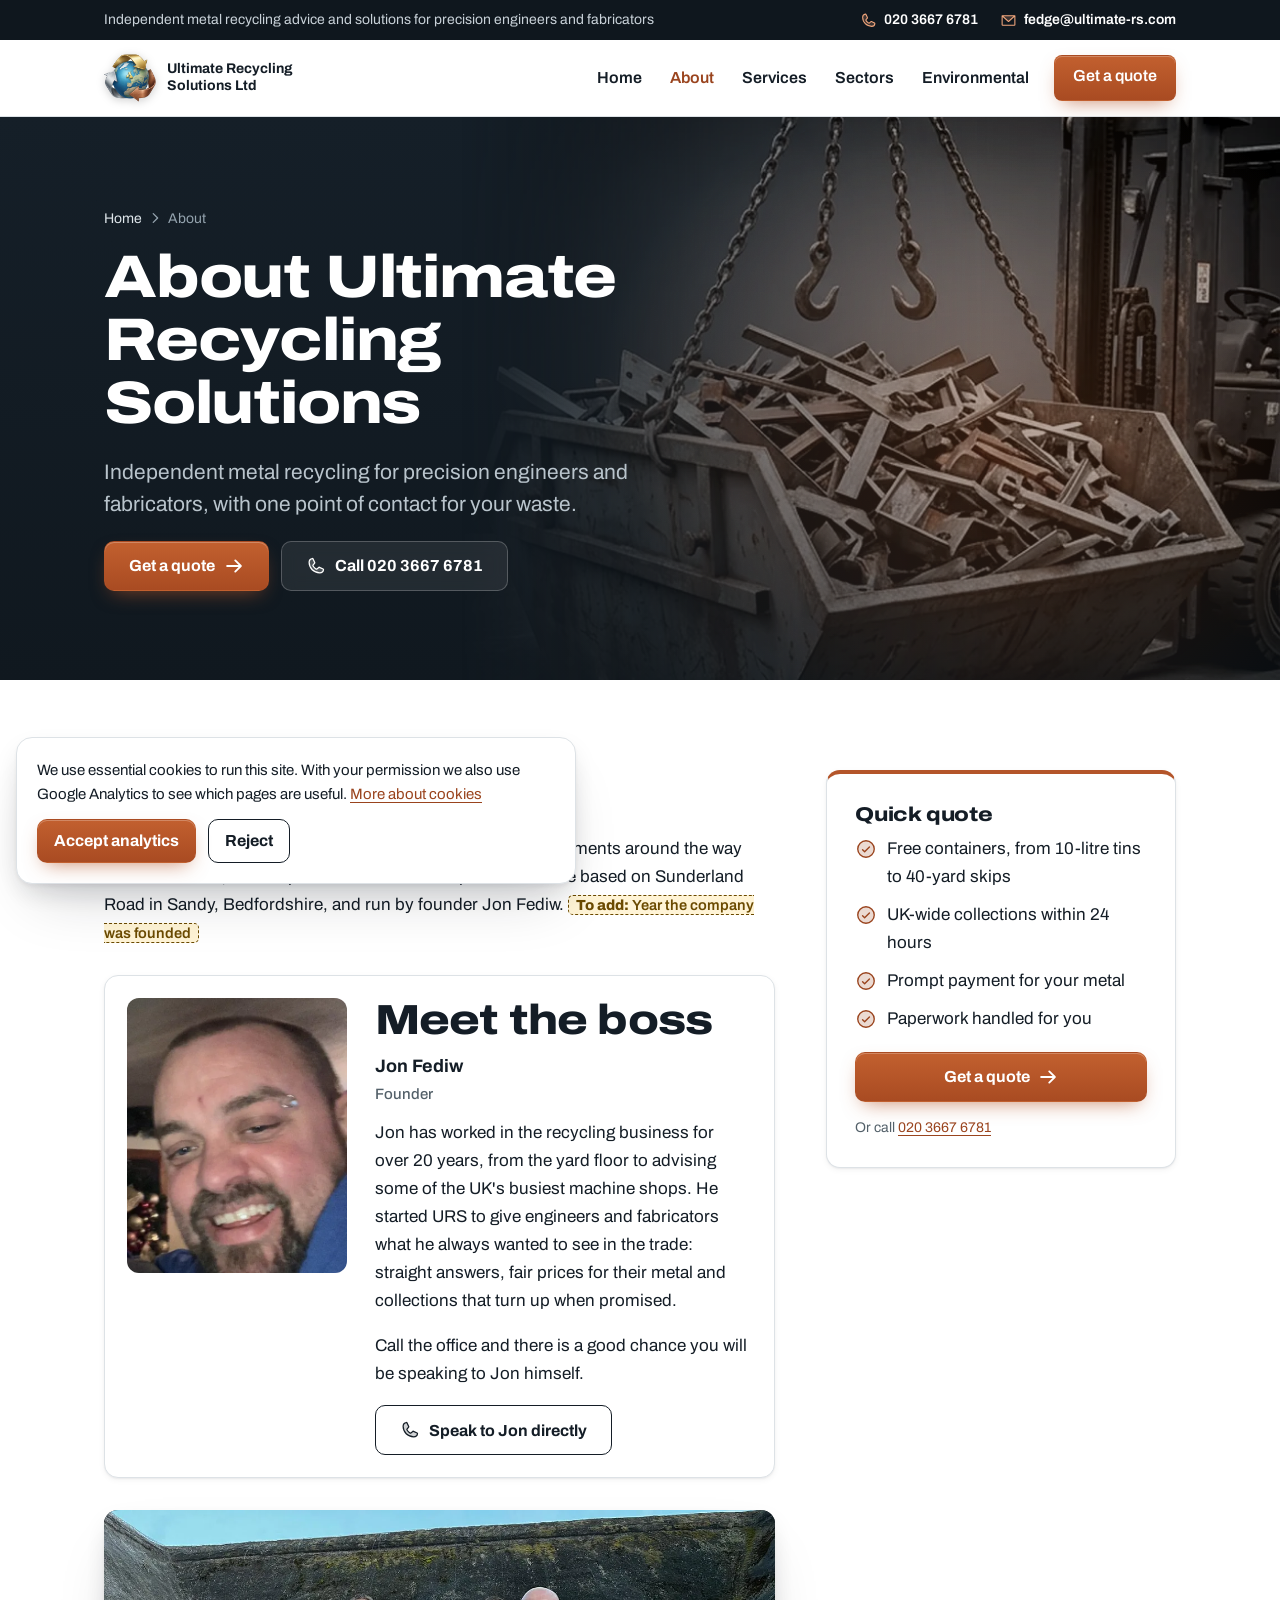
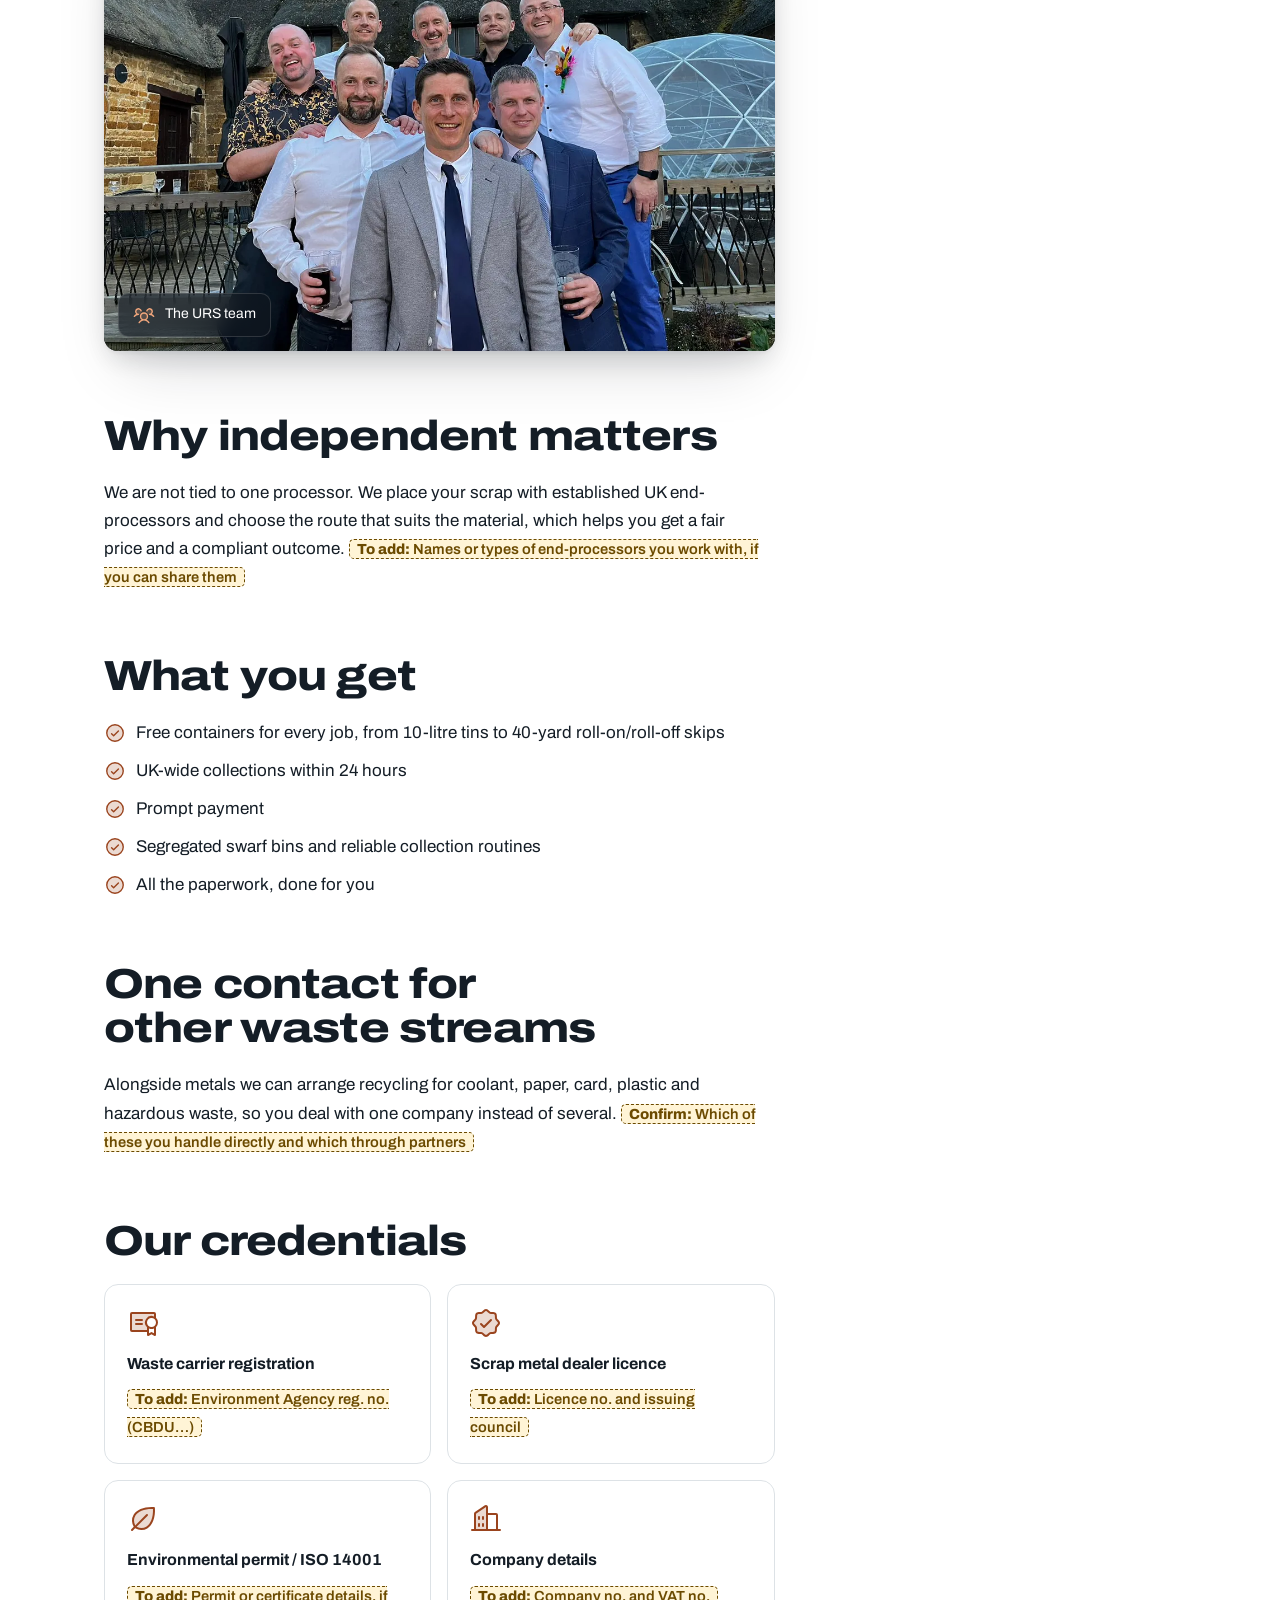
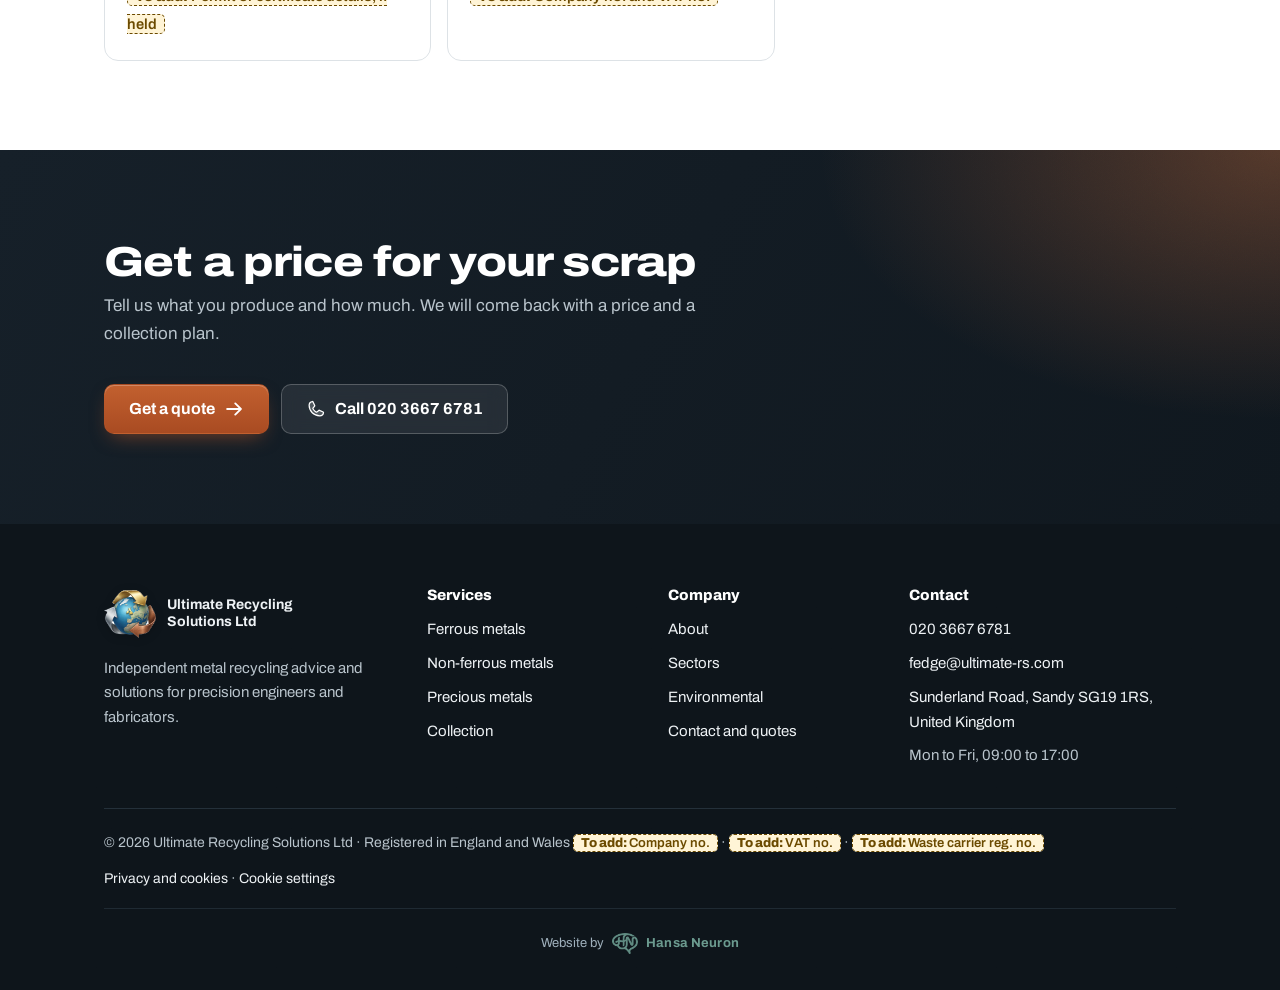
<file: about/index.html>
<!DOCTYPE html>
<html lang="en-GB"><head><meta charset="utf-8">
<meta name="viewport" content="width=device-width, initial-scale=1">
<title>About Us | Ultimate Recycling Solutions</title>
<meta name="description" content="URS is an independent UK metal recycler for precision engineers and fabricators, with free containers, 24-hour collections and prompt payment.">
<link rel="canonical" href="https://www.ultimate-rs.com/about">
<meta property="og:type" content="website"><meta property="og:site_name" content="Ultimate Recycling Solutions Ltd">
<meta property="og:title" content="About Us | Ultimate Recycling Solutions"><meta property="og:description" content="URS is an independent UK metal recycler for precision engineers and fabricators, with free containers, 24-hour collections and prompt payment."><meta property="og:url" content="https://www.ultimate-rs.com/about"><meta property="og:image" content="https://www.ultimate-rs.com/assets/images/hero-urs2-1376.jpg">
<meta name="twitter:card" content="summary">
<meta name="theme-color" content="#151f28">
<link rel="icon" type="image/png" sizes="32x32" href="../assets/images/favicon-v4-32.png"><link rel="apple-touch-icon" href="../assets/images/apple-touch-icon-v4.png">
<script>document.documentElement.classList.add('js')</script>
<link rel="preconnect" href="https://fonts.googleapis.com"><link rel="preconnect" href="https://fonts.gstatic.com" crossorigin>
<link href="https://fonts.googleapis.com/css2?family=Archivo:wdth,wght@100..125,400..800&display=swap" rel="stylesheet">
<link rel="stylesheet" href="../assets/site.css">
</head><body>
<a class="skip" href="#main">Skip to content</a>
<div class="topbar"><div class="wrap"><span>Independent metal recycling advice and solutions for precision engineers and fabricators</span><span class="tb-right"><a href="tel:+442036676781"><svg class="i" viewBox="0 0 256 256" fill="currentColor" aria-hidden="true"><path d="M223.94,174.08A48.33,48.33,0,0,1,176,216,136,136,0,0,1,40,80,48.33,48.33,0,0,1,81.92,32.06a8,8,0,0,1,8.3,4.8l21.13,47.2a8,8,0,0,1-.66,7.53L89.32,117a7.93,7.93,0,0,0-.54,7.81c8.27,16.93,25.77,34.22,42.75,42.41a7.92,7.92,0,0,0,7.83-.59l25-21.3a8,8,0,0,1,7.59-.69l47.16,21.13A8,8,0,0,1,223.94,174.08Z" opacity="0.2"/><path d="M222.37,158.46l-47.11-21.11-.13-.06a16,16,0,0,0-15.17,1.4,8.12,8.12,0,0,0-.75.56L134.87,160c-15.42-7.49-31.34-23.29-38.83-38.51l20.78-24.71c.2-.25.39-.5.57-.77a16,16,0,0,0,1.32-15.06l0-.12L97.54,33.64a16,16,0,0,0-16.62-9.52A56.26,56.26,0,0,0,32,80c0,79.4,64.6,144,144,144a56.26,56.26,0,0,0,55.88-48.92A16,16,0,0,0,222.37,158.46ZM176,208A128.14,128.14,0,0,1,48,80,40.2,40.2,0,0,1,82.87,40a.61.61,0,0,0,0,.12l21,47L83.2,111.86a6.13,6.13,0,0,0-.57.77,16,16,0,0,0-1,15.7c9.06,18.53,27.73,37.06,46.46,46.11a16,16,0,0,0,15.75-1.14,8.44,8.44,0,0,0,.74-.56L168.89,152l47,21.05h0s.08,0,.11,0A40.21,40.21,0,0,1,176,208Z"/></svg>020 3667 6781</a><a href="mailto:fedge@ultimate-rs.com"><svg class="i" viewBox="0 0 256 256" fill="currentColor" aria-hidden="true"><path d="M224,56l-96,88L32,56Z" opacity="0.2"/><path d="M224,48H32a8,8,0,0,0-8,8V192a16,16,0,0,0,16,16H216a16,16,0,0,0,16-16V56A8,8,0,0,0,224,48ZM203.43,64,128,133.15,52.57,64ZM216,192H40V74.19l82.59,75.71a8,8,0,0,0,10.82,0L216,74.19V192Z"/></svg>fedge@ultimate-rs.com</a></span></div></div>
<header class="site"><div class="wrap"><a class="brand" href="../" aria-label="Ultimate Recycling Solutions home"><img src="../assets/images/urs-logo-v4.png" alt="" width="52" height="52"><span class="name">Ultimate Recycling Solutions Ltd</span></a>
<button class="menu-btn" aria-expanded="false" aria-controls="main-nav"><span class="menu-ic"><svg class="i" viewBox="0 0 256 256" fill="currentColor" aria-hidden="true"><path d="M228,128a12,12,0,0,1-12,12H40a12,12,0,0,1,0-24H216A12,12,0,0,1,228,128ZM40,76H216a12,12,0,0,0,0-24H40a12,12,0,0,0,0,24ZM216,180H40a12,12,0,0,0,0,24H216a12,12,0,0,0,0-24Z"/></svg></span><span class="close-ic"><svg class="i" viewBox="0 0 256 256" fill="currentColor" aria-hidden="true"><path d="M208.49,191.51a12,12,0,0,1-17,17L128,145,64.49,208.49a12,12,0,0,1-17-17L111,128,47.51,64.49a12,12,0,0,1,17-17L128,111l63.51-63.52a12,12,0,0,1,17,17L145,128Z"/></svg></span><span class="lbl">Menu</span></button>
<nav class="main" id="main-nav" aria-label="Main"><ul><li><a href="../">Home</a></li><li><a href="../about/" aria-current="page">About</a></li><li><a href="../services/">Services</a><button class="sub-toggle" aria-expanded="false" aria-controls="sub-services" aria-label="Show Services pages"><svg class="i" viewBox="0 0 256 256" fill="currentColor" aria-hidden="true"><path d="M216.49,104.49l-80,80a12,12,0,0,1-17,0l-80-80a12,12,0,0,1,17-17L128,159l71.51-71.52a12,12,0,0,1,17,17Z"/></svg></button><ul class="sub" id="sub-services"><li><a href="../services/ferrous/"><span class="sw" style="background:linear-gradient(160deg,#d3dadf,#6c7883 55%,#2f3941)" aria-hidden="true"></span>Ferrous metals</a></li><li><a href="../services/non-ferrous/"><span class="sw" style="background:linear-gradient(160deg,#fbfcfd,#b7c1c8 55%,#6f7b84)" aria-hidden="true"></span>Non-ferrous metals</a></li><li><a href="../services/precious-metals/"><span class="sw" style="background:linear-gradient(160deg,#fff0b5,#d2ab33 55%,#7f620e)" aria-hidden="true"></span>Precious metals</a></li><li><a href="../services/collection/"><span class="sw" style="background:linear-gradient(135deg,#c06633 0 33%,#b7c1c8 33% 66%,#c49c27 66%)" aria-hidden="true"></span>Collection</a></li></ul></li><li><a href="../sectors/">Sectors</a><button class="sub-toggle" aria-expanded="false" aria-controls="sub-sectors" aria-label="Show Sectors pages"><svg class="i" viewBox="0 0 256 256" fill="currentColor" aria-hidden="true"><path d="M216.49,104.49l-80,80a12,12,0,0,1-17,0l-80-80a12,12,0,0,1,17-17L128,159l71.51-71.52a12,12,0,0,1,17,17Z"/></svg></button><ul class="sub" id="sub-sectors"><li><a href="../sectors/manufacturing/"><span style="color:var(--copper-ink);display:flex"><svg class="i" viewBox="0 0 256 256" fill="currentColor" aria-hidden="true"><path d="M216,136v80H40V88l64,48V88l64,48Z" opacity="0.2"/><path d="M116,176a8,8,0,0,1-8,8H80a8,8,0,0,1,0-16h28A8,8,0,0,1,116,176Zm60-8H148a8,8,0,0,0,0,16h28a8,8,0,0,0,0-16Zm64,48a8,8,0,0,1-8,8H24a8,8,0,0,1,0-16h8V88a8,8,0,0,1,12.8-6.4L96,120V88a8,8,0,0,1,12.8-6.4l38.74,29.05L159.1,29.74A16.08,16.08,0,0,1,174.94,16h18.12A16.08,16.08,0,0,1,208.9,29.74l15,105.13s.08.78.08,1.13v72h8A8,8,0,0,1,240,216Zm-77.86-94.4,8.53,6.4h36.11L193.06,32H174.94ZM48,208H208V144H168a8,8,0,0,1-4.8-1.6l-14.4-10.8,0,0L112,104v32a8,8,0,0,1-12.8,6.4L48,104Z"/></svg></span>Manufacturing</a></li><li><a href="../sectors/engineering/"><span style="color:var(--copper-ink);display:flex"><svg class="i" viewBox="0 0 256 256" fill="currentColor" aria-hidden="true"><path d="M207.86,123.18l16.78-21a99.14,99.14,0,0,0-10.07-24.29l-26.7-3a81,81,0,0,0-6.81-6.81l-3-26.71a99.43,99.43,0,0,0-24.3-10l-21,16.77a81.59,81.59,0,0,0-9.64,0l-21-16.78A99.14,99.14,0,0,0,77.91,41.43l-3,26.7a81,81,0,0,0-6.81,6.81l-26.71,3a99.43,99.43,0,0,0-10,24.3l16.77,21a81.59,81.59,0,0,0,0,9.64l-16.78,21a99.14,99.14,0,0,0,10.07,24.29l26.7,3a81,81,0,0,0,6.81,6.81l3,26.71a99.43,99.43,0,0,0,24.3,10l21-16.77a81.59,81.59,0,0,0,9.64,0l21,16.78a99.14,99.14,0,0,0,24.29-10.07l3-26.7a81,81,0,0,0,6.81-6.81l26.71-3a99.43,99.43,0,0,0,10-24.3l-16.77-21A81.59,81.59,0,0,0,207.86,123.18ZM128,168a40,40,0,1,1,40-40A40,40,0,0,1,128,168Z" opacity="0.2"/><path d="M128,80a48,48,0,1,0,48,48A48.05,48.05,0,0,0,128,80Zm0,80a32,32,0,1,1,32-32A32,32,0,0,1,128,160Zm88-29.84q.06-2.16,0-4.32l14.92-18.64a8,8,0,0,0,1.48-7.06,107.6,107.6,0,0,0-10.88-26.25,8,8,0,0,0-6-3.93l-23.72-2.64q-1.48-1.56-3-3L186,40.54a8,8,0,0,0-3.94-6,107.29,107.29,0,0,0-26.25-10.86,8,8,0,0,0-7.06,1.48L130.16,40Q128,40,125.84,40L107.2,25.11a8,8,0,0,0-7.06-1.48A107.6,107.6,0,0,0,73.89,34.51a8,8,0,0,0-3.93,6L67.32,64.27q-1.56,1.49-3,3L40.54,70a8,8,0,0,0-6,3.94,107.71,107.71,0,0,0-10.87,26.25,8,8,0,0,0,1.49,7.06L40,125.84Q40,128,40,130.16L25.11,148.8a8,8,0,0,0-1.48,7.06,107.6,107.6,0,0,0,10.88,26.25,8,8,0,0,0,6,3.93l23.72,2.64q1.49,1.56,3,3L70,215.46a8,8,0,0,0,3.94,6,107.71,107.71,0,0,0,26.25,10.87,8,8,0,0,0,7.06-1.49L125.84,216q2.16.06,4.32,0l18.64,14.92a8,8,0,0,0,7.06,1.48,107.21,107.21,0,0,0,26.25-10.88,8,8,0,0,0,3.93-6l2.64-23.72q1.56-1.48,3-3L215.46,186a8,8,0,0,0,6-3.94,107.71,107.71,0,0,0,10.87-26.25,8,8,0,0,0-1.49-7.06Zm-16.1-6.5a73.93,73.93,0,0,1,0,8.68,8,8,0,0,0,1.74,5.48l14.19,17.73a91.57,91.57,0,0,1-6.23,15L187,173.11a8,8,0,0,0-5.1,2.64,74.11,74.11,0,0,1-6.14,6.14,8,8,0,0,0-2.64,5.1l-2.51,22.58a91.32,91.32,0,0,1-15,6.23l-17.74-14.19a8,8,0,0,0-5-1.75h-.48a73.93,73.93,0,0,1-8.68,0,8.06,8.06,0,0,0-5.48,1.74L100.45,215.8a91.57,91.57,0,0,1-15-6.23L82.89,187a8,8,0,0,0-2.64-5.1,74.11,74.11,0,0,1-6.14-6.14,8,8,0,0,0-5.1-2.64L46.43,170.6a91.32,91.32,0,0,1-6.23-15l14.19-17.74a8,8,0,0,0,1.74-5.48,73.93,73.93,0,0,1,0-8.68,8,8,0,0,0-1.74-5.48L40.2,100.45a91.57,91.57,0,0,1,6.23-15L69,82.89a8,8,0,0,0,5.1-2.64,74.11,74.11,0,0,1,6.14-6.14A8,8,0,0,0,82.89,69L85.4,46.43a91.32,91.32,0,0,1,15-6.23l17.74,14.19a8,8,0,0,0,5.48,1.74,73.93,73.93,0,0,1,8.68,0,8.06,8.06,0,0,0,5.48-1.74L155.55,40.2a91.57,91.57,0,0,1,15,6.23L173.11,69a8,8,0,0,0,2.64,5.1,74.11,74.11,0,0,1,6.14,6.14,8,8,0,0,0,5.1,2.64l22.58,2.51a91.32,91.32,0,0,1,6.23,15l-14.19,17.74A8,8,0,0,0,199.87,123.66Z"/></svg></span>Engineering</a></li></ul></li><li><a href="../environmental/">Environmental</a></li><li class="nav-cta"><a class="btn btn-primary" href="../contact/">Get a quote</a></li><li class="nav-call"><a class="btn btn-ghost" href="tel:+442036676781"><svg class="i" viewBox="0 0 256 256" fill="currentColor" aria-hidden="true"><path d="M223.94,174.08A48.33,48.33,0,0,1,176,216,136,136,0,0,1,40,80,48.33,48.33,0,0,1,81.92,32.06a8,8,0,0,1,8.3,4.8l21.13,47.2a8,8,0,0,1-.66,7.53L89.32,117a7.93,7.93,0,0,0-.54,7.81c8.27,16.93,25.77,34.22,42.75,42.41a7.92,7.92,0,0,0,7.83-.59l25-21.3a8,8,0,0,1,7.59-.69l47.16,21.13A8,8,0,0,1,223.94,174.08Z" opacity="0.2"/><path d="M222.37,158.46l-47.11-21.11-.13-.06a16,16,0,0,0-15.17,1.4,8.12,8.12,0,0,0-.75.56L134.87,160c-15.42-7.49-31.34-23.29-38.83-38.51l20.78-24.71c.2-.25.39-.5.57-.77a16,16,0,0,0,1.32-15.06l0-.12L97.54,33.64a16,16,0,0,0-16.62-9.52A56.26,56.26,0,0,0,32,80c0,79.4,64.6,144,144,144a56.26,56.26,0,0,0,55.88-48.92A16,16,0,0,0,222.37,158.46ZM176,208A128.14,128.14,0,0,1,48,80,40.2,40.2,0,0,1,82.87,40a.61.61,0,0,0,0,.12l21,47L83.2,111.86a6.13,6.13,0,0,0-.57.77,16,16,0,0,0-1,15.7c9.06,18.53,27.73,37.06,46.46,46.11a16,16,0,0,0,15.75-1.14,8.44,8.44,0,0,0,.74-.56L168.89,152l47,21.05h0s.08,0,.11,0A40.21,40.21,0,0,1,176,208Z"/></svg>Call 020 3667 6781</a></li></ul></nav></div></header>
<main id="main"><section class="phero phero-photo"><picture class="phero-bg" aria-hidden="true"><source type="image/webp" srcset="../assets/images/collect-collection.webp"><img src="../assets/images/collect-collection.jpg" width="800" height="617" alt=""></picture><div class="wrap grid"><div><nav class="crumbs" aria-label="Breadcrumb"><a href="../">Home</a><span aria-hidden="true" style="display:flex;width:14px"><svg class="i" viewBox="0 0 256 256" fill="currentColor" aria-hidden="true"><path d="M184.49,136.49l-80,80a12,12,0,0,1-17-17L159,128,87.51,56.49a12,12,0,1,1,17-17l80,80A12,12,0,0,1,184.49,136.49Z"/></svg></span><span aria-current="page">About</span></nav><h1>About Ultimate Recycling Solutions</h1><p class="lede">Independent metal recycling for precision engineers and fabricators, with one point of contact for your waste.</p><div class="btns"><a class="btn btn-primary" href="../contact/">Get a quote <svg class="i" viewBox="0 0 256 256" fill="currentColor" aria-hidden="true"><path d="M224.49,136.49l-72,72a12,12,0,0,1-17-17L187,140H40a12,12,0,0,1,0-24H187L135.51,64.48a12,12,0,0,1,17-17l72,72A12,12,0,0,1,224.49,136.49Z"/></svg></a><a class="btn btn-glass" href="tel:+442036676781"><svg class="i" viewBox="0 0 256 256" fill="currentColor" aria-hidden="true"><path d="M223.94,174.08A48.33,48.33,0,0,1,176,216,136,136,0,0,1,40,80,48.33,48.33,0,0,1,81.92,32.06a8,8,0,0,1,8.3,4.8l21.13,47.2a8,8,0,0,1-.66,7.53L89.32,117a7.93,7.93,0,0,0-.54,7.81c8.27,16.93,25.77,34.22,42.75,42.41a7.92,7.92,0,0,0,7.83-.59l25-21.3a8,8,0,0,1,7.59-.69l47.16,21.13A8,8,0,0,1,223.94,174.08Z" opacity="0.2"/><path d="M222.37,158.46l-47.11-21.11-.13-.06a16,16,0,0,0-15.17,1.4,8.12,8.12,0,0,0-.75.56L134.87,160c-15.42-7.49-31.34-23.29-38.83-38.51l20.78-24.71c.2-.25.39-.5.57-.77a16,16,0,0,0,1.32-15.06l0-.12L97.54,33.64a16,16,0,0,0-16.62-9.52A56.26,56.26,0,0,0,32,80c0,79.4,64.6,144,144,144a56.26,56.26,0,0,0,55.88-48.92A16,16,0,0,0,222.37,158.46ZM176,208A128.14,128.14,0,0,1,48,80,40.2,40.2,0,0,1,82.87,40a.61.61,0,0,0,0,.12l21,47L83.2,111.86a6.13,6.13,0,0,0-.57.77,16,16,0,0,0-1,15.7c9.06,18.53,27.73,37.06,46.46,46.11a16,16,0,0,0,15.75-1.14,8.44,8.44,0,0,0,.74-.56L168.89,152l47,21.05h0s.08,0,.11,0A40.21,40.21,0,0,1,176,208Z"/></svg>Call 020 3667 6781</a></div></div></div></section><section class="band"><div class="wrap with-aside"><div class="prose">
<h2>Who we are</h2>
<p>Ultimate Recycling Solutions (URS) designs recycling arrangements around the way each site works, with a specialist focus on scrap metal. We are based on Sunderland Road in Sandy, Bedfordshire, and run by founder Jon Fediw. <span class="ph">Year the company was founded</span></p>
<div class="owner card" data-reveal><picture><source type="image/webp" srcset="../assets/images/owner.webp"><img src="../assets/images/owner.jpg" width="480" height="600" loading="lazy" alt="Jon Fediw, founder of Ultimate Recycling Solutions"></picture>
<div class="owner-body"><h2>Meet the boss</h2><p class="owner-name">Jon Fediw<span>Founder</span></p>
<p>Jon has worked in the recycling business for over 20 years, from the yard floor to advising some of the UK's busiest machine shops. He started URS to give engineers and fabricators what he always wanted to see in the trade: straight answers, fair prices for their metal and collections that turn up when promised.</p><p>Call the office and there is a good chance you will be speaking to Jon himself.</p>
<a class="btn btn-ghost" href="tel:+442036676781"><svg class="i" viewBox="0 0 256 256" fill="currentColor" aria-hidden="true"><path d="M223.94,174.08A48.33,48.33,0,0,1,176,216,136,136,0,0,1,40,80,48.33,48.33,0,0,1,81.92,32.06a8,8,0,0,1,8.3,4.8l21.13,47.2a8,8,0,0,1-.66,7.53L89.32,117a7.93,7.93,0,0,0-.54,7.81c8.27,16.93,25.77,34.22,42.75,42.41a7.92,7.92,0,0,0,7.83-.59l25-21.3a8,8,0,0,1,7.59-.69l47.16,21.13A8,8,0,0,1,223.94,174.08Z" opacity="0.2"/><path d="M222.37,158.46l-47.11-21.11-.13-.06a16,16,0,0,0-15.17,1.4,8.12,8.12,0,0,0-.75.56L134.87,160c-15.42-7.49-31.34-23.29-38.83-38.51l20.78-24.71c.2-.25.39-.5.57-.77a16,16,0,0,0,1.32-15.06l0-.12L97.54,33.64a16,16,0,0,0-16.62-9.52A56.26,56.26,0,0,0,32,80c0,79.4,64.6,144,144,144a56.26,56.26,0,0,0,55.88-48.92A16,16,0,0,0,222.37,158.46ZM176,208A128.14,128.14,0,0,1,48,80,40.2,40.2,0,0,1,82.87,40a.61.61,0,0,0,0,.12l21,47L83.2,111.86a6.13,6.13,0,0,0-.57.77,16,16,0,0,0-1,15.7c9.06,18.53,27.73,37.06,46.46,46.11a16,16,0,0,0,15.75-1.14,8.44,8.44,0,0,0,.74-.56L168.89,152l47,21.05h0s.08,0,.11,0A40.21,40.21,0,0,1,176,208Z"/></svg>Speak to Jon directly</a></div></div>
<figure class="photo team-photo" data-reveal><picture><source type="image/webp" srcset="../assets/images/team-700.webp 700w, ../assets/images/team-1200.webp 1200w" sizes="(max-width:760px) 92vw, 720px"><img src="../assets/images/team-1200.jpg" srcset="../assets/images/team-700.jpg 700w, ../assets/images/team-1200.jpg 1200w" sizes="(max-width:760px) 92vw, 720px" width="1200" height="788" loading="lazy" alt="The Ultimate Recycling Solutions team together outside"></picture><figcaption><svg class="i" viewBox="0 0 256 256" fill="currentColor" aria-hidden="true"><path d="M168,144a40,40,0,1,1-40-40A40,40,0,0,1,168,144ZM64,56A32,32,0,1,0,96,88,32,32,0,0,0,64,56Zm128,0a32,32,0,1,0,32,32A32,32,0,0,0,192,56Z" opacity="0.2"/><path d="M244.8,150.4a8,8,0,0,1-11.2-1.6A51.6,51.6,0,0,0,192,128a8,8,0,0,1,0-16,24,24,0,1,0-23.24-30,8,8,0,1,1-15.5-4A40,40,0,1,1,219,117.51a67.94,67.94,0,0,1,27.43,21.68A8,8,0,0,1,244.8,150.4ZM190.92,212a8,8,0,1,1-13.85,8,57,57,0,0,0-98.15,0,8,8,0,1,1-13.84-8,72.06,72.06,0,0,1,33.74-29.92,48,48,0,1,1,58.36,0A72.06,72.06,0,0,1,190.92,212ZM128,176a32,32,0,1,0-32-32A32,32,0,0,0,128,176ZM72,120a8,8,0,0,0-8-8A24,24,0,1,1,87.24,82a8,8,0,1,0,15.5-4A40,40,0,1,0,37,117.51,67.94,67.94,0,0,0,9.6,139.19a8,8,0,1,0,12.8,9.61A51.6,51.6,0,0,1,64,128,8,8,0,0,0,72,120Z"/></svg><span>The URS team</span></figcaption></figure>
<h2 style="margin-top:1.5em">Why independent matters</h2>
<p>We are not tied to one processor. We place your scrap with established UK end-processors and choose the route that suits the material, which helps you get a fair price and a compliant outcome. <span class="ph">Names or types of end-processors you work with, if you can share them</span></p>
<h2>What you get</h2>
<ul class="ticks"><li><svg class="i" viewBox="0 0 256 256" fill="currentColor" aria-hidden="true"><path d="M224,128a96,96,0,1,1-96-96A96,96,0,0,1,224,128Z" opacity="0.2"/><path d="M173.66,98.34a8,8,0,0,1,0,11.32l-56,56a8,8,0,0,1-11.32,0l-24-24a8,8,0,0,1,11.32-11.32L112,148.69l50.34-50.35A8,8,0,0,1,173.66,98.34ZM232,128A104,104,0,1,1,128,24,104.11,104.11,0,0,1,232,128Zm-16,0a88,88,0,1,0-88,88A88.1,88.1,0,0,0,216,128Z"/></svg>Free containers for every job, from 10-litre tins to 40-yard roll-on/roll-off skips</li><li><svg class="i" viewBox="0 0 256 256" fill="currentColor" aria-hidden="true"><path d="M224,128a96,96,0,1,1-96-96A96,96,0,0,1,224,128Z" opacity="0.2"/><path d="M173.66,98.34a8,8,0,0,1,0,11.32l-56,56a8,8,0,0,1-11.32,0l-24-24a8,8,0,0,1,11.32-11.32L112,148.69l50.34-50.35A8,8,0,0,1,173.66,98.34ZM232,128A104,104,0,1,1,128,24,104.11,104.11,0,0,1,232,128Zm-16,0a88,88,0,1,0-88,88A88.1,88.1,0,0,0,216,128Z"/></svg>UK-wide collections within 24 hours</li><li><svg class="i" viewBox="0 0 256 256" fill="currentColor" aria-hidden="true"><path d="M224,128a96,96,0,1,1-96-96A96,96,0,0,1,224,128Z" opacity="0.2"/><path d="M173.66,98.34a8,8,0,0,1,0,11.32l-56,56a8,8,0,0,1-11.32,0l-24-24a8,8,0,0,1,11.32-11.32L112,148.69l50.34-50.35A8,8,0,0,1,173.66,98.34ZM232,128A104,104,0,1,1,128,24,104.11,104.11,0,0,1,232,128Zm-16,0a88,88,0,1,0-88,88A88.1,88.1,0,0,0,216,128Z"/></svg>Prompt payment</li><li><svg class="i" viewBox="0 0 256 256" fill="currentColor" aria-hidden="true"><path d="M224,128a96,96,0,1,1-96-96A96,96,0,0,1,224,128Z" opacity="0.2"/><path d="M173.66,98.34a8,8,0,0,1,0,11.32l-56,56a8,8,0,0,1-11.32,0l-24-24a8,8,0,0,1,11.32-11.32L112,148.69l50.34-50.35A8,8,0,0,1,173.66,98.34ZM232,128A104,104,0,1,1,128,24,104.11,104.11,0,0,1,232,128Zm-16,0a88,88,0,1,0-88,88A88.1,88.1,0,0,0,216,128Z"/></svg>Segregated swarf bins and reliable collection routines</li><li><svg class="i" viewBox="0 0 256 256" fill="currentColor" aria-hidden="true"><path d="M224,128a96,96,0,1,1-96-96A96,96,0,0,1,224,128Z" opacity="0.2"/><path d="M173.66,98.34a8,8,0,0,1,0,11.32l-56,56a8,8,0,0,1-11.32,0l-24-24a8,8,0,0,1,11.32-11.32L112,148.69l50.34-50.35A8,8,0,0,1,173.66,98.34ZM232,128A104,104,0,1,1,128,24,104.11,104.11,0,0,1,232,128Zm-16,0a88,88,0,1,0-88,88A88.1,88.1,0,0,0,216,128Z"/></svg>All the paperwork, done for you</li></ul>
<h2>One contact for other waste streams</h2>
<p>Alongside metals we can arrange recycling for coolant, paper, card, plastic and hazardous waste, so you deal with one company instead of several. <span class="ph confirm">Which of these you handle directly and which through partners</span></p>
<h2>Our credentials</h2>
<div class="creds"><div class="cred" data-reveal="0"><svg class="i" viewBox="0 0 256 256" fill="currentColor" aria-hidden="true"><path d="M224,56V90.06h0a44,44,0,1,0-56,67.88h0V192H40a8,8,0,0,1-8-8V56a8,8,0,0,1,8-8H216A8,8,0,0,1,224,56Z" opacity="0.2"/><path d="M128,136a8,8,0,0,1-8,8H72a8,8,0,0,1,0-16h48A8,8,0,0,1,128,136Zm-8-40H72a8,8,0,0,0,0,16h48a8,8,0,0,0,0-16Zm112,65.47V224A8,8,0,0,1,220,231l-24-13.74L172,231A8,8,0,0,1,160,224V200H40a16,16,0,0,1-16-16V56A16,16,0,0,1,40,40H216a16,16,0,0,1,16,16V86.53a51.88,51.88,0,0,1,0,74.94ZM160,184V161.47A52,52,0,0,1,216,76V56H40V184Zm56-12a51.88,51.88,0,0,1-40,0v38.22l16-9.16a8,8,0,0,1,7.94,0l16,9.16Zm16-48a36,36,0,1,0-36,36A36,36,0,0,0,232,124Z"/></svg><b>Waste carrier registration</b><span class="ph">Environment Agency reg. no. (CBDU…)</span></div><div class="cred" data-reveal="80"><svg class="i" viewBox="0 0 256 256" fill="currentColor" aria-hidden="true"><path d="M232,128c0,12.51-17.82,21.95-22.68,33.69-4.68,11.32,1.42,30.65-7.78,39.85s-28.53,3.1-39.85,7.78C150,214.18,140.5,232,128,232s-22-17.82-33.69-22.68c-11.32-4.68-30.65,1.42-39.85-7.78s-3.1-28.53-7.78-39.85C41.82,150,24,140.5,24,128s17.82-22,22.68-33.69C51.36,83,45.26,63.66,54.46,54.46S83,51.36,94.31,46.68C106.05,41.82,115.5,24,128,24S150,41.82,161.69,46.68c11.32,4.68,30.65-1.42,39.85,7.78s3.1,28.53,7.78,39.85C214.18,106.05,232,115.5,232,128Z" opacity="0.2"/><path d="M225.86,102.82c-3.77-3.94-7.67-8-9.14-11.57-1.36-3.27-1.44-8.69-1.52-13.94-.15-9.76-.31-20.82-8-28.51s-18.75-7.85-28.51-8c-5.25-.08-10.67-.16-13.94-1.52-3.56-1.47-7.63-5.37-11.57-9.14C146.28,23.51,138.44,16,128,16s-18.27,7.51-25.18,14.14c-3.94,3.77-8,7.67-11.57,9.14C88,40.64,82.56,40.72,77.31,40.8c-9.76.15-20.82.31-28.51,8S41,67.55,40.8,77.31c-.08,5.25-.16,10.67-1.52,13.94-1.47,3.56-5.37,7.63-9.14,11.57C23.51,109.72,16,117.56,16,128s7.51,18.27,14.14,25.18c3.77,3.94,7.67,8,9.14,11.57,1.36,3.27,1.44,8.69,1.52,13.94.15,9.76.31,20.82,8,28.51s18.75,7.85,28.51,8c5.25.08,10.67.16,13.94,1.52,3.56,1.47,7.63,5.37,11.57,9.14C109.72,232.49,117.56,240,128,240s18.27-7.51,25.18-14.14c3.94-3.77,8-7.67,11.57-9.14,3.27-1.36,8.69-1.44,13.94-1.52,9.76-.15,20.82-.31,28.51-8s7.85-18.75,8-28.51c.08-5.25.16-10.67,1.52-13.94,1.47-3.56,5.37-7.63,9.14-11.57C232.49,146.28,240,138.44,240,128S232.49,109.73,225.86,102.82Zm-11.55,39.29c-4.79,5-9.75,10.17-12.38,16.52-2.52,6.1-2.63,13.07-2.73,19.82-.1,7-.21,14.33-3.32,17.43s-10.39,3.22-17.43,3.32c-6.75.1-13.72.21-19.82,2.73-6.35,2.63-11.52,7.59-16.52,12.38S132,224,128,224s-9.15-4.92-14.11-9.69-10.17-9.75-16.52-12.38c-6.1-2.52-13.07-2.63-19.82-2.73-7-.1-14.33-.21-17.43-3.32s-3.22-10.39-3.32-17.43c-.1-6.75-.21-13.72-2.73-19.82-2.63-6.35-7.59-11.52-12.38-16.52S32,132,32,128s4.92-9.15,9.69-14.11,9.75-10.17,12.38-16.52c2.52-6.1,2.63-13.07,2.73-19.82.1-7,.21-14.33,3.32-17.43S70.51,56.9,77.55,56.8c6.75-.1,13.72-.21,19.82-2.73,6.35-2.63,11.52-7.59,16.52-12.38S124,32,128,32s9.15,4.92,14.11,9.69,10.17,9.75,16.52,12.38c6.1,2.52,13.07,2.63,19.82,2.73,7,.1,14.33.21,17.43,3.32s3.22,10.39,3.32,17.43c.1,6.75.21,13.72,2.73,19.82,2.63,6.35,7.59,11.52,12.38,16.52S224,124,224,128,219.08,137.15,214.31,142.11ZM173.66,98.34a8,8,0,0,1,0,11.32l-56,56a8,8,0,0,1-11.32,0l-24-24a8,8,0,0,1,11.32-11.32L112,148.69l50.34-50.35A8,8,0,0,1,173.66,98.34Z"/></svg><b>Scrap metal dealer licence</b><span class="ph">Licence no. and issuing council</span></div><div class="cred" data-reveal="160"><svg class="i" viewBox="0 0 256 256" fill="currentColor" aria-hidden="true"><path d="M63.81,192.19c-47.89-79.81,16-159.62,151.64-151.64C223.43,176.23,143.62,240.08,63.81,192.19Z" opacity="0.2"/><path d="M223.45,40.07a8,8,0,0,0-7.52-7.52C139.8,28.08,78.82,51,52.82,94a87.09,87.09,0,0,0-12.76,49c.57,15.92,5.21,32,13.79,47.85l-19.51,19.5a8,8,0,0,0,11.32,11.32l19.5-19.51C81,210.73,97.09,215.37,113,215.94q1.67.06,3.33.06A86.93,86.93,0,0,0,162,203.18C205,177.18,227.93,116.21,223.45,40.07ZM153.75,189.5c-22.75,13.78-49.68,14-76.71.77l88.63-88.62a8,8,0,0,0-11.32-11.32L65.73,179c-13.19-27-13-54,.77-76.71,22.09-36.47,74.6-56.44,141.31-54.06C210.2,114.89,190.22,167.41,153.75,189.5Z"/></svg><b>Environmental permit / ISO 14001</b><span class="ph">Permit or certificate details, if held</span></div><div class="cred" data-reveal="240"><svg class="i" viewBox="0 0 256 256" fill="currentColor" aria-hidden="true"><path d="M136,32V216H40V85.35a8,8,0,0,1,3.56-6.66l80-53.33A8,8,0,0,1,136,32Z" opacity="0.2"/><path d="M240,208H224V96a16,16,0,0,0-16-16H144V32a16,16,0,0,0-24.88-13.32L39.12,72A16,16,0,0,0,32,85.34V208H16a8,8,0,0,0,0,16H240a8,8,0,0,0,0-16ZM208,96V208H144V96ZM48,85.34,128,32V208H48ZM112,112v16a8,8,0,0,1-16,0V112a8,8,0,1,1,16,0Zm-32,0v16a8,8,0,0,1-16,0V112a8,8,0,1,1,16,0Zm0,56v16a8,8,0,0,1-16,0V168a8,8,0,0,1,16,0Zm32,0v16a8,8,0,0,1-16,0V168a8,8,0,0,1,16,0Z"/></svg><b>Company details</b><span class="ph">Company no. and VAT no.</span></div></div></div><aside class="aside"><div class="card"><h3>Quick quote</h3>
<ul class="ticks"><li><svg class="i" viewBox="0 0 256 256" fill="currentColor" aria-hidden="true"><path d="M224,128a96,96,0,1,1-96-96A96,96,0,0,1,224,128Z" opacity="0.2"/><path d="M173.66,98.34a8,8,0,0,1,0,11.32l-56,56a8,8,0,0,1-11.32,0l-24-24a8,8,0,0,1,11.32-11.32L112,148.69l50.34-50.35A8,8,0,0,1,173.66,98.34ZM232,128A104,104,0,1,1,128,24,104.11,104.11,0,0,1,232,128Zm-16,0a88,88,0,1,0-88,88A88.1,88.1,0,0,0,216,128Z"/></svg>Free containers, from 10-litre tins to 40-yard skips</li><li><svg class="i" viewBox="0 0 256 256" fill="currentColor" aria-hidden="true"><path d="M224,128a96,96,0,1,1-96-96A96,96,0,0,1,224,128Z" opacity="0.2"/><path d="M173.66,98.34a8,8,0,0,1,0,11.32l-56,56a8,8,0,0,1-11.32,0l-24-24a8,8,0,0,1,11.32-11.32L112,148.69l50.34-50.35A8,8,0,0,1,173.66,98.34ZM232,128A104,104,0,1,1,128,24,104.11,104.11,0,0,1,232,128Zm-16,0a88,88,0,1,0-88,88A88.1,88.1,0,0,0,216,128Z"/></svg>UK-wide collections within 24 hours</li><li><svg class="i" viewBox="0 0 256 256" fill="currentColor" aria-hidden="true"><path d="M224,128a96,96,0,1,1-96-96A96,96,0,0,1,224,128Z" opacity="0.2"/><path d="M173.66,98.34a8,8,0,0,1,0,11.32l-56,56a8,8,0,0,1-11.32,0l-24-24a8,8,0,0,1,11.32-11.32L112,148.69l50.34-50.35A8,8,0,0,1,173.66,98.34ZM232,128A104,104,0,1,1,128,24,104.11,104.11,0,0,1,232,128Zm-16,0a88,88,0,1,0-88,88A88.1,88.1,0,0,0,216,128Z"/></svg>Prompt payment for your metal</li><li><svg class="i" viewBox="0 0 256 256" fill="currentColor" aria-hidden="true"><path d="M224,128a96,96,0,1,1-96-96A96,96,0,0,1,224,128Z" opacity="0.2"/><path d="M173.66,98.34a8,8,0,0,1,0,11.32l-56,56a8,8,0,0,1-11.32,0l-24-24a8,8,0,0,1,11.32-11.32L112,148.69l50.34-50.35A8,8,0,0,1,173.66,98.34ZM232,128A104,104,0,1,1,128,24,104.11,104.11,0,0,1,232,128Zm-16,0a88,88,0,1,0-88,88A88.1,88.1,0,0,0,216,128Z"/></svg>Paperwork handled for you</li></ul>
<a class="btn btn-primary" href="../contact/" style="width:100%">Get a quote <svg class="i" viewBox="0 0 256 256" fill="currentColor" aria-hidden="true"><path d="M224.49,136.49l-72,72a12,12,0,0,1-17-17L187,140H40a12,12,0,0,1,0-24H187L135.51,64.48a12,12,0,0,1,17-17l72,72A12,12,0,0,1,224.49,136.49Z"/></svg></a>
<p class="form-note" style="margin:14px 0 0">Or call <a href="tel:+442036676781">020 3667 6781</a></p></div></aside></div></section><section class="band dark cta-band"><div class="wrap"><div data-reveal><h2>Get a price for your scrap</h2><p>Tell us what you produce and how much. We will come back with a price and a collection plan.</p></div>
<div class="btns" data-reveal="100"><a class="btn btn-primary" href="../contact/">Get a quote <svg class="i" viewBox="0 0 256 256" fill="currentColor" aria-hidden="true"><path d="M224.49,136.49l-72,72a12,12,0,0,1-17-17L187,140H40a12,12,0,0,1,0-24H187L135.51,64.48a12,12,0,0,1,17-17l72,72A12,12,0,0,1,224.49,136.49Z"/></svg></a><a class="btn btn-glass" href="tel:+442036676781"><svg class="i" viewBox="0 0 256 256" fill="currentColor" aria-hidden="true"><path d="M223.94,174.08A48.33,48.33,0,0,1,176,216,136,136,0,0,1,40,80,48.33,48.33,0,0,1,81.92,32.06a8,8,0,0,1,8.3,4.8l21.13,47.2a8,8,0,0,1-.66,7.53L89.32,117a7.93,7.93,0,0,0-.54,7.81c8.27,16.93,25.77,34.22,42.75,42.41a7.92,7.92,0,0,0,7.83-.59l25-21.3a8,8,0,0,1,7.59-.69l47.16,21.13A8,8,0,0,1,223.94,174.08Z" opacity="0.2"/><path d="M222.37,158.46l-47.11-21.11-.13-.06a16,16,0,0,0-15.17,1.4,8.12,8.12,0,0,0-.75.56L134.87,160c-15.42-7.49-31.34-23.29-38.83-38.51l20.78-24.71c.2-.25.39-.5.57-.77a16,16,0,0,0,1.32-15.06l0-.12L97.54,33.64a16,16,0,0,0-16.62-9.52A56.26,56.26,0,0,0,32,80c0,79.4,64.6,144,144,144a56.26,56.26,0,0,0,55.88-48.92A16,16,0,0,0,222.37,158.46ZM176,208A128.14,128.14,0,0,1,48,80,40.2,40.2,0,0,1,82.87,40a.61.61,0,0,0,0,.12l21,47L83.2,111.86a6.13,6.13,0,0,0-.57.77,16,16,0,0,0-1,15.7c9.06,18.53,27.73,37.06,46.46,46.11a16,16,0,0,0,15.75-1.14,8.44,8.44,0,0,0,.74-.56L168.89,152l47,21.05h0s.08,0,.11,0A40.21,40.21,0,0,1,176,208Z"/></svg>Call 020 3667 6781</a></div></div></section></main>
<footer class="site"><div class="wrap"><div class="f-grid">
<div><a class="brand" href="../" aria-label="Ultimate Recycling Solutions home"><img src="../assets/images/urs-logo-v4.png" alt="" width="52" height="52"><span class="name">Ultimate Recycling Solutions Ltd</span></a><p style="margin-top:16px">Independent metal recycling advice and solutions for precision engineers and fabricators.</p></div>
<div><h2>Services</h2><ul><li><a href="../services/ferrous/">Ferrous metals</a></li><li><a href="../services/non-ferrous/">Non-ferrous metals</a></li><li><a href="../services/precious-metals/">Precious metals</a></li><li><a href="../services/collection/">Collection</a></li></ul></div>
<div><h2>Company</h2><ul><li><a href="../about/">About</a></li><li><a href="../sectors/">Sectors</a></li><li><a href="../environmental/">Environmental</a></li><li><a href="../contact/">Contact and quotes</a></li></ul></div>
<div><h2>Contact</h2><ul><li><a href="tel:+442036676781">020 3667 6781</a></li><li><a href="mailto:fedge@ultimate-rs.com">fedge@ultimate-rs.com</a></li><li><a href="https://www.google.com/maps/search/?api=1&query=Sunderland+Road+Sandy+SG19+1RS">Sunderland Road, Sandy SG19 1RS, United Kingdom</a></li><li>Mon to Fri, 09:00 to 17:00</li></ul></div>
</div>
<div class="f-legal"><span>© <span data-year>2026</span> Ultimate Recycling Solutions Ltd · Registered in England and Wales <span class="ph">Company no.</span> · <span class="ph">VAT no.</span> · <span class="ph">Waste carrier reg. no.</span></span>
<span><a href="../privacy/">Privacy and cookies</a> · <button class="linkbtn" data-cookie="settings">Cookie settings</button></span></div>
<div class="hn-credit"><a href="https://www.hansaneuron.de" target="_blank" rel="noopener">Website by <img src="../assets/images/hansaneuron-logo.png" alt="" width="26" height="22"><b>Hansa Neuron</b></a></div></div></footer>
<div class="mbar"><a class="btn btn-ghost" href="tel:+442036676781"><svg class="i" viewBox="0 0 256 256" fill="currentColor" aria-hidden="true"><path d="M223.94,174.08A48.33,48.33,0,0,1,176,216,136,136,0,0,1,40,80,48.33,48.33,0,0,1,81.92,32.06a8,8,0,0,1,8.3,4.8l21.13,47.2a8,8,0,0,1-.66,7.53L89.32,117a7.93,7.93,0,0,0-.54,7.81c8.27,16.93,25.77,34.22,42.75,42.41a7.92,7.92,0,0,0,7.83-.59l25-21.3a8,8,0,0,1,7.59-.69l47.16,21.13A8,8,0,0,1,223.94,174.08Z" opacity="0.2"/><path d="M222.37,158.46l-47.11-21.11-.13-.06a16,16,0,0,0-15.17,1.4,8.12,8.12,0,0,0-.75.56L134.87,160c-15.42-7.49-31.34-23.29-38.83-38.51l20.78-24.71c.2-.25.39-.5.57-.77a16,16,0,0,0,1.32-15.06l0-.12L97.54,33.64a16,16,0,0,0-16.62-9.52A56.26,56.26,0,0,0,32,80c0,79.4,64.6,144,144,144a56.26,56.26,0,0,0,55.88-48.92A16,16,0,0,0,222.37,158.46ZM176,208A128.14,128.14,0,0,1,48,80,40.2,40.2,0,0,1,82.87,40a.61.61,0,0,0,0,.12l21,47L83.2,111.86a6.13,6.13,0,0,0-.57.77,16,16,0,0,0-1,15.7c9.06,18.53,27.73,37.06,46.46,46.11a16,16,0,0,0,15.75-1.14,8.44,8.44,0,0,0,.74-.56L168.89,152l47,21.05h0s.08,0,.11,0A40.21,40.21,0,0,1,176,208Z"/></svg>Call</a><a class="btn btn-primary" href="../contact/">Get a quote</a></div>
<div class="cookie" role="dialog" aria-label="Cookie choices"><p>We use essential cookies to run this site. With your permission we also use Google Analytics to see which pages are useful. <a href="../privacy/">More about cookies</a></p>
<div class="btns"><button class="btn btn-primary" data-cookie="accept">Accept analytics</button><button class="btn btn-ghost" data-cookie="reject">Reject</button></div></div>
<script src="../assets/site.js"></script>
</body></html>
</file>
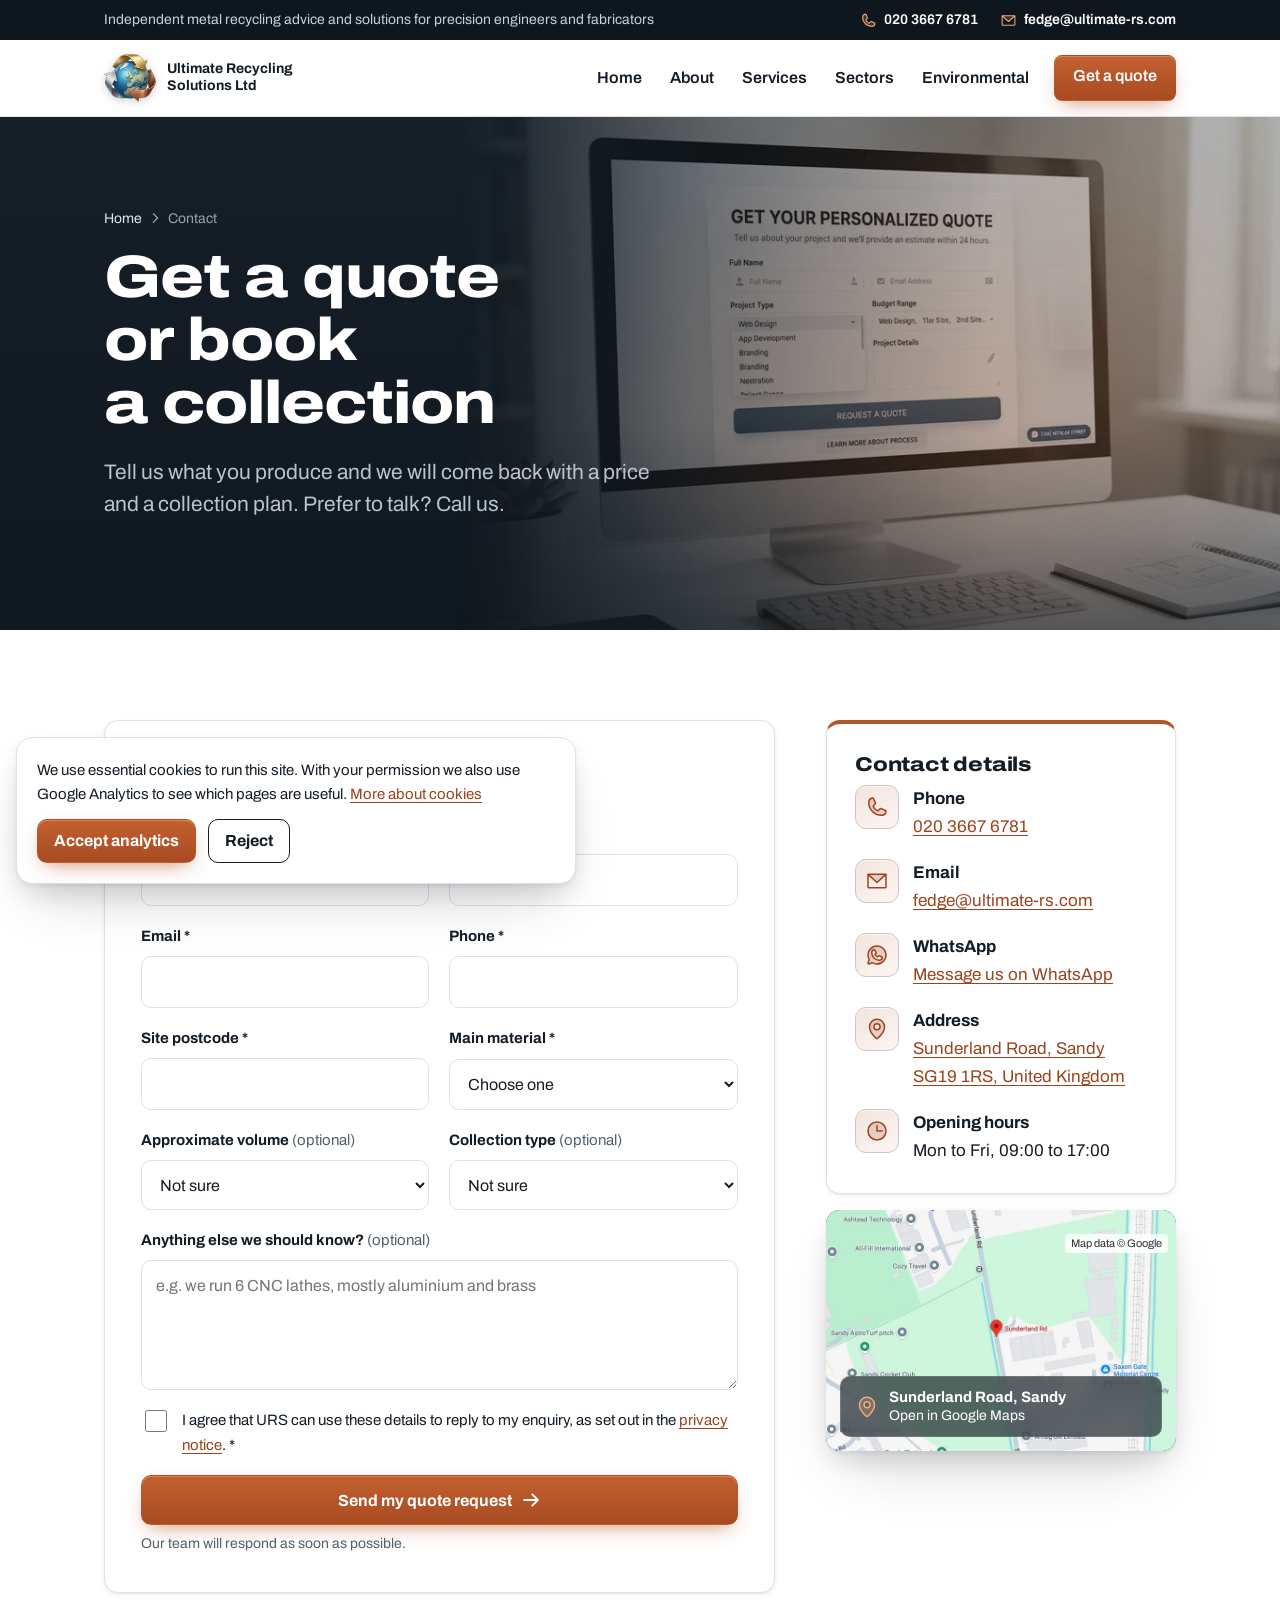
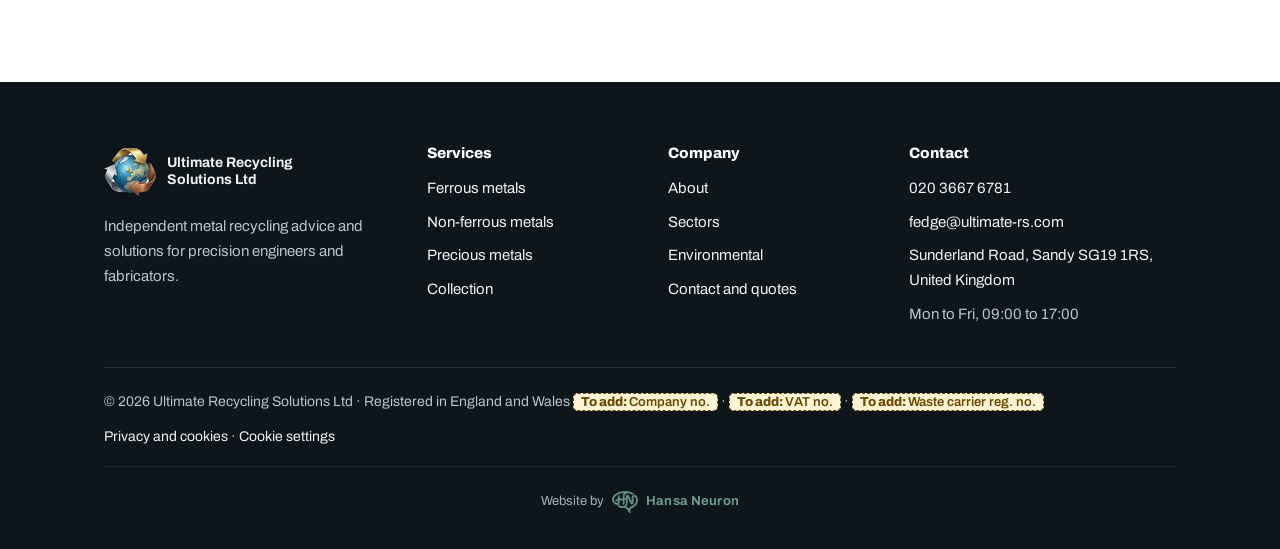
<file: contact/index.html>
<!DOCTYPE html>
<html lang="en-GB"><head><meta charset="utf-8">
<meta name="viewport" content="width=device-width, initial-scale=1">
<title>Get a Quote or Book a Collection | Ultimate Recycling Solutions</title>
<meta name="description" content="Request a price for your scrap metal or book a swarf collection. Call 020 3667 6781 or use our quick quote form.">
<link rel="canonical" href="https://www.ultimate-rs.com/contact">
<meta property="og:type" content="website"><meta property="og:site_name" content="Ultimate Recycling Solutions Ltd">
<meta property="og:title" content="Get a Quote or Book a Collection | Ultimate Recycling Solutions"><meta property="og:description" content="Request a price for your scrap metal or book a swarf collection. Call 020 3667 6781 or use our quick quote form."><meta property="og:url" content="https://www.ultimate-rs.com/contact"><meta property="og:image" content="https://www.ultimate-rs.com/assets/images/hero-urs2-1376.jpg">
<meta name="twitter:card" content="summary">
<meta name="theme-color" content="#151f28">
<link rel="icon" type="image/png" sizes="32x32" href="../assets/images/favicon-v4-32.png"><link rel="apple-touch-icon" href="../assets/images/apple-touch-icon-v4.png">
<script>document.documentElement.classList.add('js')</script>
<link rel="preconnect" href="https://fonts.googleapis.com"><link rel="preconnect" href="https://fonts.gstatic.com" crossorigin>
<link href="https://fonts.googleapis.com/css2?family=Archivo:wdth,wght@100..125,400..800&display=swap" rel="stylesheet">
<link rel="stylesheet" href="../assets/site.css"><script type="application/ld+json">{"@context": "https://schema.org", "@type": "ContactPage", "name": "Contact Ultimate Recycling Solutions", "url": "https://www.ultimate-rs.com/contact"}</script>
</head><body>
<a class="skip" href="#main">Skip to content</a>
<div class="topbar"><div class="wrap"><span>Independent metal recycling advice and solutions for precision engineers and fabricators</span><span class="tb-right"><a href="tel:+442036676781"><svg class="i" viewBox="0 0 256 256" fill="currentColor" aria-hidden="true"><path d="M223.94,174.08A48.33,48.33,0,0,1,176,216,136,136,0,0,1,40,80,48.33,48.33,0,0,1,81.92,32.06a8,8,0,0,1,8.3,4.8l21.13,47.2a8,8,0,0,1-.66,7.53L89.32,117a7.93,7.93,0,0,0-.54,7.81c8.27,16.93,25.77,34.22,42.75,42.41a7.92,7.92,0,0,0,7.83-.59l25-21.3a8,8,0,0,1,7.59-.69l47.16,21.13A8,8,0,0,1,223.94,174.08Z" opacity="0.2"/><path d="M222.37,158.46l-47.11-21.11-.13-.06a16,16,0,0,0-15.17,1.4,8.12,8.12,0,0,0-.75.56L134.87,160c-15.42-7.49-31.34-23.29-38.83-38.51l20.78-24.71c.2-.25.39-.5.57-.77a16,16,0,0,0,1.32-15.06l0-.12L97.54,33.64a16,16,0,0,0-16.62-9.52A56.26,56.26,0,0,0,32,80c0,79.4,64.6,144,144,144a56.26,56.26,0,0,0,55.88-48.92A16,16,0,0,0,222.37,158.46ZM176,208A128.14,128.14,0,0,1,48,80,40.2,40.2,0,0,1,82.87,40a.61.61,0,0,0,0,.12l21,47L83.2,111.86a6.13,6.13,0,0,0-.57.77,16,16,0,0,0-1,15.7c9.06,18.53,27.73,37.06,46.46,46.11a16,16,0,0,0,15.75-1.14,8.44,8.44,0,0,0,.74-.56L168.89,152l47,21.05h0s.08,0,.11,0A40.21,40.21,0,0,1,176,208Z"/></svg>020 3667 6781</a><a href="mailto:fedge@ultimate-rs.com"><svg class="i" viewBox="0 0 256 256" fill="currentColor" aria-hidden="true"><path d="M224,56l-96,88L32,56Z" opacity="0.2"/><path d="M224,48H32a8,8,0,0,0-8,8V192a16,16,0,0,0,16,16H216a16,16,0,0,0,16-16V56A8,8,0,0,0,224,48ZM203.43,64,128,133.15,52.57,64ZM216,192H40V74.19l82.59,75.71a8,8,0,0,0,10.82,0L216,74.19V192Z"/></svg>fedge@ultimate-rs.com</a></span></div></div>
<header class="site"><div class="wrap"><a class="brand" href="../" aria-label="Ultimate Recycling Solutions home"><img src="../assets/images/urs-logo-v4.png" alt="" width="52" height="52"><span class="name">Ultimate Recycling Solutions Ltd</span></a>
<button class="menu-btn" aria-expanded="false" aria-controls="main-nav"><span class="menu-ic"><svg class="i" viewBox="0 0 256 256" fill="currentColor" aria-hidden="true"><path d="M228,128a12,12,0,0,1-12,12H40a12,12,0,0,1,0-24H216A12,12,0,0,1,228,128ZM40,76H216a12,12,0,0,0,0-24H40a12,12,0,0,0,0,24ZM216,180H40a12,12,0,0,0,0,24H216a12,12,0,0,0,0-24Z"/></svg></span><span class="close-ic"><svg class="i" viewBox="0 0 256 256" fill="currentColor" aria-hidden="true"><path d="M208.49,191.51a12,12,0,0,1-17,17L128,145,64.49,208.49a12,12,0,0,1-17-17L111,128,47.51,64.49a12,12,0,0,1,17-17L128,111l63.51-63.52a12,12,0,0,1,17,17L145,128Z"/></svg></span><span class="lbl">Menu</span></button>
<nav class="main" id="main-nav" aria-label="Main"><ul><li><a href="../">Home</a></li><li><a href="../about/">About</a></li><li><a href="../services/">Services</a><button class="sub-toggle" aria-expanded="false" aria-controls="sub-services" aria-label="Show Services pages"><svg class="i" viewBox="0 0 256 256" fill="currentColor" aria-hidden="true"><path d="M216.49,104.49l-80,80a12,12,0,0,1-17,0l-80-80a12,12,0,0,1,17-17L128,159l71.51-71.52a12,12,0,0,1,17,17Z"/></svg></button><ul class="sub" id="sub-services"><li><a href="../services/ferrous/"><span class="sw" style="background:linear-gradient(160deg,#d3dadf,#6c7883 55%,#2f3941)" aria-hidden="true"></span>Ferrous metals</a></li><li><a href="../services/non-ferrous/"><span class="sw" style="background:linear-gradient(160deg,#fbfcfd,#b7c1c8 55%,#6f7b84)" aria-hidden="true"></span>Non-ferrous metals</a></li><li><a href="../services/precious-metals/"><span class="sw" style="background:linear-gradient(160deg,#fff0b5,#d2ab33 55%,#7f620e)" aria-hidden="true"></span>Precious metals</a></li><li><a href="../services/collection/"><span class="sw" style="background:linear-gradient(135deg,#c06633 0 33%,#b7c1c8 33% 66%,#c49c27 66%)" aria-hidden="true"></span>Collection</a></li></ul></li><li><a href="../sectors/">Sectors</a><button class="sub-toggle" aria-expanded="false" aria-controls="sub-sectors" aria-label="Show Sectors pages"><svg class="i" viewBox="0 0 256 256" fill="currentColor" aria-hidden="true"><path d="M216.49,104.49l-80,80a12,12,0,0,1-17,0l-80-80a12,12,0,0,1,17-17L128,159l71.51-71.52a12,12,0,0,1,17,17Z"/></svg></button><ul class="sub" id="sub-sectors"><li><a href="../sectors/manufacturing/"><span style="color:var(--copper-ink);display:flex"><svg class="i" viewBox="0 0 256 256" fill="currentColor" aria-hidden="true"><path d="M216,136v80H40V88l64,48V88l64,48Z" opacity="0.2"/><path d="M116,176a8,8,0,0,1-8,8H80a8,8,0,0,1,0-16h28A8,8,0,0,1,116,176Zm60-8H148a8,8,0,0,0,0,16h28a8,8,0,0,0,0-16Zm64,48a8,8,0,0,1-8,8H24a8,8,0,0,1,0-16h8V88a8,8,0,0,1,12.8-6.4L96,120V88a8,8,0,0,1,12.8-6.4l38.74,29.05L159.1,29.74A16.08,16.08,0,0,1,174.94,16h18.12A16.08,16.08,0,0,1,208.9,29.74l15,105.13s.08.78.08,1.13v72h8A8,8,0,0,1,240,216Zm-77.86-94.4,8.53,6.4h36.11L193.06,32H174.94ZM48,208H208V144H168a8,8,0,0,1-4.8-1.6l-14.4-10.8,0,0L112,104v32a8,8,0,0,1-12.8,6.4L48,104Z"/></svg></span>Manufacturing</a></li><li><a href="../sectors/engineering/"><span style="color:var(--copper-ink);display:flex"><svg class="i" viewBox="0 0 256 256" fill="currentColor" aria-hidden="true"><path d="M207.86,123.18l16.78-21a99.14,99.14,0,0,0-10.07-24.29l-26.7-3a81,81,0,0,0-6.81-6.81l-3-26.71a99.43,99.43,0,0,0-24.3-10l-21,16.77a81.59,81.59,0,0,0-9.64,0l-21-16.78A99.14,99.14,0,0,0,77.91,41.43l-3,26.7a81,81,0,0,0-6.81,6.81l-26.71,3a99.43,99.43,0,0,0-10,24.3l16.77,21a81.59,81.59,0,0,0,0,9.64l-16.78,21a99.14,99.14,0,0,0,10.07,24.29l26.7,3a81,81,0,0,0,6.81,6.81l3,26.71a99.43,99.43,0,0,0,24.3,10l21-16.77a81.59,81.59,0,0,0,9.64,0l21,16.78a99.14,99.14,0,0,0,24.29-10.07l3-26.7a81,81,0,0,0,6.81-6.81l26.71-3a99.43,99.43,0,0,0,10-24.3l-16.77-21A81.59,81.59,0,0,0,207.86,123.18ZM128,168a40,40,0,1,1,40-40A40,40,0,0,1,128,168Z" opacity="0.2"/><path d="M128,80a48,48,0,1,0,48,48A48.05,48.05,0,0,0,128,80Zm0,80a32,32,0,1,1,32-32A32,32,0,0,1,128,160Zm88-29.84q.06-2.16,0-4.32l14.92-18.64a8,8,0,0,0,1.48-7.06,107.6,107.6,0,0,0-10.88-26.25,8,8,0,0,0-6-3.93l-23.72-2.64q-1.48-1.56-3-3L186,40.54a8,8,0,0,0-3.94-6,107.29,107.29,0,0,0-26.25-10.86,8,8,0,0,0-7.06,1.48L130.16,40Q128,40,125.84,40L107.2,25.11a8,8,0,0,0-7.06-1.48A107.6,107.6,0,0,0,73.89,34.51a8,8,0,0,0-3.93,6L67.32,64.27q-1.56,1.49-3,3L40.54,70a8,8,0,0,0-6,3.94,107.71,107.71,0,0,0-10.87,26.25,8,8,0,0,0,1.49,7.06L40,125.84Q40,128,40,130.16L25.11,148.8a8,8,0,0,0-1.48,7.06,107.6,107.6,0,0,0,10.88,26.25,8,8,0,0,0,6,3.93l23.72,2.64q1.49,1.56,3,3L70,215.46a8,8,0,0,0,3.94,6,107.71,107.71,0,0,0,26.25,10.87,8,8,0,0,0,7.06-1.49L125.84,216q2.16.06,4.32,0l18.64,14.92a8,8,0,0,0,7.06,1.48,107.21,107.21,0,0,0,26.25-10.88,8,8,0,0,0,3.93-6l2.64-23.72q1.56-1.48,3-3L215.46,186a8,8,0,0,0,6-3.94,107.71,107.71,0,0,0,10.87-26.25,8,8,0,0,0-1.49-7.06Zm-16.1-6.5a73.93,73.93,0,0,1,0,8.68,8,8,0,0,0,1.74,5.48l14.19,17.73a91.57,91.57,0,0,1-6.23,15L187,173.11a8,8,0,0,0-5.1,2.64,74.11,74.11,0,0,1-6.14,6.14,8,8,0,0,0-2.64,5.1l-2.51,22.58a91.32,91.32,0,0,1-15,6.23l-17.74-14.19a8,8,0,0,0-5-1.75h-.48a73.93,73.93,0,0,1-8.68,0,8.06,8.06,0,0,0-5.48,1.74L100.45,215.8a91.57,91.57,0,0,1-15-6.23L82.89,187a8,8,0,0,0-2.64-5.1,74.11,74.11,0,0,1-6.14-6.14,8,8,0,0,0-5.1-2.64L46.43,170.6a91.32,91.32,0,0,1-6.23-15l14.19-17.74a8,8,0,0,0,1.74-5.48,73.93,73.93,0,0,1,0-8.68,8,8,0,0,0-1.74-5.48L40.2,100.45a91.57,91.57,0,0,1,6.23-15L69,82.89a8,8,0,0,0,5.1-2.64,74.11,74.11,0,0,1,6.14-6.14A8,8,0,0,0,82.89,69L85.4,46.43a91.32,91.32,0,0,1,15-6.23l17.74,14.19a8,8,0,0,0,5.48,1.74,73.93,73.93,0,0,1,8.68,0,8.06,8.06,0,0,0,5.48-1.74L155.55,40.2a91.57,91.57,0,0,1,15,6.23L173.11,69a8,8,0,0,0,2.64,5.1,74.11,74.11,0,0,1,6.14,6.14,8,8,0,0,0,5.1,2.64l22.58,2.51a91.32,91.32,0,0,1,6.23,15l-14.19,17.74A8,8,0,0,0,199.87,123.66Z"/></svg></span>Engineering</a></li></ul></li><li><a href="../environmental/">Environmental</a></li><li class="nav-cta"><a class="btn btn-primary" href="../contact/">Get a quote</a></li><li class="nav-call"><a class="btn btn-ghost" href="tel:+442036676781"><svg class="i" viewBox="0 0 256 256" fill="currentColor" aria-hidden="true"><path d="M223.94,174.08A48.33,48.33,0,0,1,176,216,136,136,0,0,1,40,80,48.33,48.33,0,0,1,81.92,32.06a8,8,0,0,1,8.3,4.8l21.13,47.2a8,8,0,0,1-.66,7.53L89.32,117a7.93,7.93,0,0,0-.54,7.81c8.27,16.93,25.77,34.22,42.75,42.41a7.92,7.92,0,0,0,7.83-.59l25-21.3a8,8,0,0,1,7.59-.69l47.16,21.13A8,8,0,0,1,223.94,174.08Z" opacity="0.2"/><path d="M222.37,158.46l-47.11-21.11-.13-.06a16,16,0,0,0-15.17,1.4,8.12,8.12,0,0,0-.75.56L134.87,160c-15.42-7.49-31.34-23.29-38.83-38.51l20.78-24.71c.2-.25.39-.5.57-.77a16,16,0,0,0,1.32-15.06l0-.12L97.54,33.64a16,16,0,0,0-16.62-9.52A56.26,56.26,0,0,0,32,80c0,79.4,64.6,144,144,144a56.26,56.26,0,0,0,55.88-48.92A16,16,0,0,0,222.37,158.46ZM176,208A128.14,128.14,0,0,1,48,80,40.2,40.2,0,0,1,82.87,40a.61.61,0,0,0,0,.12l21,47L83.2,111.86a6.13,6.13,0,0,0-.57.77,16,16,0,0,0-1,15.7c9.06,18.53,27.73,37.06,46.46,46.11a16,16,0,0,0,15.75-1.14,8.44,8.44,0,0,0,.74-.56L168.89,152l47,21.05h0s.08,0,.11,0A40.21,40.21,0,0,1,176,208Z"/></svg>Call 020 3667 6781</a></li></ul></nav></div></header>
<main id="main"><section class="phero phero-photo"><picture class="phero-bg" aria-hidden="true"><source type="image/webp" srcset="../assets/images/quote-640.webp 640w, ../assets/images/quote-1000.webp 1000w" sizes="(max-width:760px) 100vw, 60vw"><img src="../assets/images/quote-1000.jpg" srcset="../assets/images/quote-640.jpg 640w, ../assets/images/quote-1000.jpg 1000w" sizes="(max-width:760px) 100vw, 60vw" width="1000" height="545" alt=""></picture><div class="wrap grid"><div><nav class="crumbs" aria-label="Breadcrumb"><a href="../">Home</a><span aria-hidden="true" style="display:flex;width:14px"><svg class="i" viewBox="0 0 256 256" fill="currentColor" aria-hidden="true"><path d="M184.49,136.49l-80,80a12,12,0,0,1-17-17L159,128,87.51,56.49a12,12,0,1,1,17-17l80,80A12,12,0,0,1,184.49,136.49Z"/></svg></span><span aria-current="page">Contact</span></nav><h1>Get a quote or book a collection</h1><p class="lede">Tell us what you produce and we will come back with a price and a collection plan. Prefer to talk? Call us.</p></div></div></section>
<section class="band"><div class="wrap with-aside"><div class="card" style="padding:clamp(22px,3vw,36px)"><h2>Request a quote</h2><form class="quote-form" novalidate>
<div class="field"><label for="f-name">Name *</label><input id="f-name" name="name" autocomplete="name" required></div>
<div class="field"><label for="f-company">Company *</label><input id="f-company" name="company" autocomplete="organization" required></div>
<div class="field"><label for="f-email">Email *</label><input id="f-email" name="email" type="email" autocomplete="email" required></div>
<div class="field"><label for="f-phone">Phone *</label><input id="f-phone" name="phone" type="tel" autocomplete="tel" required></div>
<div class="field"><label for="f-postcode">Site postcode *</label><input id="f-postcode" name="postcode" autocomplete="postal-code" required></div>
<div class="field"><label for="f-metal">Main material *</label><select id="f-metal" name="material" required><option value="">Choose one</option><option>Ferrous (steel, stainless, cast iron)</option><option>Non-ferrous (aluminium, copper, brass)</option><option>Precious metals</option><option>Mixed metals</option><option>Other waste (coolant, paper, plastic, hazardous)</option></select></div>
<div class="field"><label for="f-volume">Approximate volume <span class="opt">(optional)</span></label><select id="f-volume" name="volume"><option value="">Not sure</option><option>Under 250 kg a month</option><option>250 kg to 1 tonne a month</option><option>1 to 5 tonnes a month</option><option>Over 5 tonnes a month</option><option>One-off clearance</option></select></div>
<div class="field"><label for="f-freq">Collection type <span class="opt">(optional)</span></label><select id="f-freq" name="frequency"><option value="">Not sure</option><option>Regular scheduled collection</option><option>On call, when bins are full</option><option>One-off clearance</option></select></div>
<div class="field full"><label for="f-msg">Anything else we should know? <span class="opt">(optional)</span></label><textarea id="f-msg" name="message" placeholder="e.g. we run 6 CNC lathes, mostly aluminium and brass"></textarea></div>
<div style="position:absolute;left:-9999px" aria-hidden="true"><label for="f-web">Leave empty</label><input id="f-web" name="website" tabindex="-1" autocomplete="off"></div>
<div class="field full"><label class="check"><input type="checkbox" name="consent" required><span>I agree that URS can use these details to reply to my enquiry, as set out in the <a href="../privacy/">privacy notice</a>. *</span></label></div>
<div class="field full"><button class="btn btn-primary" type="submit">Send my quote request <svg class="i" viewBox="0 0 256 256" fill="currentColor" aria-hidden="true"><path d="M224.49,136.49l-72,72a12,12,0,0,1-17-17L187,140H40a12,12,0,0,1,0-24H187L135.51,64.48a12,12,0,0,1,17-17l72,72A12,12,0,0,1,224.49,136.49Z"/></svg></button><p class="form-note">Our team will respond as soon as possible.</p></div>
<div class="form-msg" role="status" aria-live="polite"></div></form></div>
<aside class="aside"><div class="card"><h3>Contact details</h3><ul class="contact-list">
<li><span class="ico"><svg class="i" viewBox="0 0 256 256" fill="currentColor" aria-hidden="true"><path d="M223.94,174.08A48.33,48.33,0,0,1,176,216,136,136,0,0,1,40,80,48.33,48.33,0,0,1,81.92,32.06a8,8,0,0,1,8.3,4.8l21.13,47.2a8,8,0,0,1-.66,7.53L89.32,117a7.93,7.93,0,0,0-.54,7.81c8.27,16.93,25.77,34.22,42.75,42.41a7.92,7.92,0,0,0,7.83-.59l25-21.3a8,8,0,0,1,7.59-.69l47.16,21.13A8,8,0,0,1,223.94,174.08Z" opacity="0.2"/><path d="M222.37,158.46l-47.11-21.11-.13-.06a16,16,0,0,0-15.17,1.4,8.12,8.12,0,0,0-.75.56L134.87,160c-15.42-7.49-31.34-23.29-38.83-38.51l20.78-24.71c.2-.25.39-.5.57-.77a16,16,0,0,0,1.32-15.06l0-.12L97.54,33.64a16,16,0,0,0-16.62-9.52A56.26,56.26,0,0,0,32,80c0,79.4,64.6,144,144,144a56.26,56.26,0,0,0,55.88-48.92A16,16,0,0,0,222.37,158.46ZM176,208A128.14,128.14,0,0,1,48,80,40.2,40.2,0,0,1,82.87,40a.61.61,0,0,0,0,.12l21,47L83.2,111.86a6.13,6.13,0,0,0-.57.77,16,16,0,0,0-1,15.7c9.06,18.53,27.73,37.06,46.46,46.11a16,16,0,0,0,15.75-1.14,8.44,8.44,0,0,0,.74-.56L168.89,152l47,21.05h0s.08,0,.11,0A40.21,40.21,0,0,1,176,208Z"/></svg></span><div><b>Phone</b><a href="tel:+442036676781">020 3667 6781</a></div></li>
<li><span class="ico"><svg class="i" viewBox="0 0 256 256" fill="currentColor" aria-hidden="true"><path d="M224,56l-96,88L32,56Z" opacity="0.2"/><path d="M224,48H32a8,8,0,0,0-8,8V192a16,16,0,0,0,16,16H216a16,16,0,0,0,16-16V56A8,8,0,0,0,224,48ZM203.43,64,128,133.15,52.57,64ZM216,192H40V74.19l82.59,75.71a8,8,0,0,0,10.82,0L216,74.19V192Z"/></svg></span><div><b>Email</b><a href="mailto:fedge@ultimate-rs.com">fedge@ultimate-rs.com</a></div></li>
<li><span class="ico"><svg class="i" viewBox="0 0 256 256" fill="currentColor" aria-hidden="true"><path d="M128,32A96,96,0,0,0,44.89,176.07L32.42,213.46a8,8,0,0,0,10.12,10.12l37.39-12.47A96,96,0,1,0,128,32Zm24,152a80,80,0,0,1-80-80,32,32,0,0,1,32-32l16,32-12.32,18.47a48.19,48.19,0,0,0,25.85,25.85L152,136l32,16A32,32,0,0,1,152,184Z" opacity="0.2"/><path d="M187.58,144.84l-32-16a8,8,0,0,0-8,.5l-14.69,9.8a40.55,40.55,0,0,1-16-16l9.8-14.69a8,8,0,0,0,.5-8l-16-32A8,8,0,0,0,104,64a40,40,0,0,0-40,40,88.1,88.1,0,0,0,88,88,40,40,0,0,0,40-40A8,8,0,0,0,187.58,144.84ZM152,176a72.08,72.08,0,0,1-72-72A24,24,0,0,1,99.29,80.46l11.48,23L101,118a8,8,0,0,0-.73,7.51,56.47,56.47,0,0,0,30.15,30.15A8,8,0,0,0,138,155l14.62-9.74,23,11.48A24,24,0,0,1,152,176ZM128,24A104,104,0,0,0,36.18,176.88L24.83,210.93a16,16,0,0,0,20.24,20.24l34.05-11.35A104,104,0,1,0,128,24Zm0,192a87.87,87.87,0,0,1-44.06-11.81,8,8,0,0,0-6.54-.67L40,216,52.47,178.6a8,8,0,0,0-.66-6.54A88,88,0,1,1,128,216Z"/></svg></span><div><b>WhatsApp</b><a href="../contact/whatsapp/">Message us on WhatsApp</a></div></li>
<li><span class="ico"><svg class="i" viewBox="0 0 256 256" fill="currentColor" aria-hidden="true"><path d="M128,24a80,80,0,0,0-80,80c0,72,80,128,80,128s80-56,80-128A80,80,0,0,0,128,24Zm0,112a32,32,0,1,1,32-32A32,32,0,0,1,128,136Z" opacity="0.2"/><path d="M128,64a40,40,0,1,0,40,40A40,40,0,0,0,128,64Zm0,64a24,24,0,1,1,24-24A24,24,0,0,1,128,128Zm0-112a88.1,88.1,0,0,0-88,88c0,31.4,14.51,64.68,42,96.25a254.19,254.19,0,0,0,41.45,38.3,8,8,0,0,0,9.18,0A254.19,254.19,0,0,0,174,200.25c27.45-31.57,42-64.85,42-96.25A88.1,88.1,0,0,0,128,16Zm0,206c-16.53-13-72-60.75-72-118a72,72,0,0,1,144,0C200,161.23,144.53,209,128,222Z"/></svg></span><div><b>Address</b><a href="https://www.google.com/maps/search/?api=1&query=Sunderland+Road+Sandy+SG19+1RS">Sunderland Road, Sandy SG19 1RS, United Kingdom</a></div></li>
<li><span class="ico"><svg class="i" viewBox="0 0 256 256" fill="currentColor" aria-hidden="true"><path d="M224,128a96,96,0,1,1-96-96A96,96,0,0,1,224,128Z" opacity="0.2"/><path d="M128,24A104,104,0,1,0,232,128,104.11,104.11,0,0,0,128,24Zm0,192a88,88,0,1,1,88-88A88.1,88.1,0,0,1,128,216Zm64-88a8,8,0,0,1-8,8H128a8,8,0,0,1-8-8V72a8,8,0,0,1,16,0v48h48A8,8,0,0,1,192,128Z"/></svg></span><div><b>Opening hours</b>Mon to Fri, 09:00 to 17:00</div></li></ul></div>
<div class="map-wrap"><a class="photo map-ph" href="https://www.google.com/maps/search/?api=1&query=Sunderland+Road+Sandy+SG19+1RS" style="display:block;margin:16px 0 0"><picture><source type="image/webp" srcset="../assets/images/map-sandy-g.webp"><img src="../assets/images/map-sandy-g.jpg" width="750" height="516" loading="lazy" alt="Map of Sunderland Road, Sandy, with the URS location marked"></picture><span class="map-cap"><svg class="i" viewBox="0 0 256 256" fill="currentColor" aria-hidden="true"><path d="M128,24a80,80,0,0,0-80,80c0,72,80,128,80,128s80-56,80-128A80,80,0,0,0,128,24Zm0,112a32,32,0,1,1,32-32A32,32,0,0,1,128,136Z" opacity="0.2"/><path d="M128,64a40,40,0,1,0,40,40A40,40,0,0,0,128,64Zm0,64a24,24,0,1,1,24-24A24,24,0,0,1,128,128Zm0-112a88.1,88.1,0,0,0-88,88c0,31.4,14.51,64.68,42,96.25a254.19,254.19,0,0,0,41.45,38.3,8,8,0,0,0,9.18,0A254.19,254.19,0,0,0,174,200.25c27.45-31.57,42-64.85,42-96.25A88.1,88.1,0,0,0,128,16Zm0,206c-16.53-13-72-60.75-72-118a72,72,0,0,1,144,0C200,161.23,144.53,209,128,222Z"/></svg><span><b>Sunderland Road, Sandy</b>Open in Google Maps</span></span></a><span class="osm-credit">Map data © Google</span></div></aside></div></section></main>
<footer class="site"><div class="wrap"><div class="f-grid">
<div><a class="brand" href="../" aria-label="Ultimate Recycling Solutions home"><img src="../assets/images/urs-logo-v4.png" alt="" width="52" height="52"><span class="name">Ultimate Recycling Solutions Ltd</span></a><p style="margin-top:16px">Independent metal recycling advice and solutions for precision engineers and fabricators.</p></div>
<div><h2>Services</h2><ul><li><a href="../services/ferrous/">Ferrous metals</a></li><li><a href="../services/non-ferrous/">Non-ferrous metals</a></li><li><a href="../services/precious-metals/">Precious metals</a></li><li><a href="../services/collection/">Collection</a></li></ul></div>
<div><h2>Company</h2><ul><li><a href="../about/">About</a></li><li><a href="../sectors/">Sectors</a></li><li><a href="../environmental/">Environmental</a></li><li><a href="../contact/">Contact and quotes</a></li></ul></div>
<div><h2>Contact</h2><ul><li><a href="tel:+442036676781">020 3667 6781</a></li><li><a href="mailto:fedge@ultimate-rs.com">fedge@ultimate-rs.com</a></li><li><a href="https://www.google.com/maps/search/?api=1&query=Sunderland+Road+Sandy+SG19+1RS">Sunderland Road, Sandy SG19 1RS, United Kingdom</a></li><li>Mon to Fri, 09:00 to 17:00</li></ul></div>
</div>
<div class="f-legal"><span>© <span data-year>2026</span> Ultimate Recycling Solutions Ltd · Registered in England and Wales <span class="ph">Company no.</span> · <span class="ph">VAT no.</span> · <span class="ph">Waste carrier reg. no.</span></span>
<span><a href="../privacy/">Privacy and cookies</a> · <button class="linkbtn" data-cookie="settings">Cookie settings</button></span></div>
<div class="hn-credit"><a href="https://www.hansaneuron.de" target="_blank" rel="noopener">Website by <img src="../assets/images/hansaneuron-logo.png" alt="" width="26" height="22"><b>Hansa Neuron</b></a></div></div></footer>
<div class="mbar"><a class="btn btn-ghost" href="tel:+442036676781"><svg class="i" viewBox="0 0 256 256" fill="currentColor" aria-hidden="true"><path d="M223.94,174.08A48.33,48.33,0,0,1,176,216,136,136,0,0,1,40,80,48.33,48.33,0,0,1,81.92,32.06a8,8,0,0,1,8.3,4.8l21.13,47.2a8,8,0,0,1-.66,7.53L89.32,117a7.93,7.93,0,0,0-.54,7.81c8.27,16.93,25.77,34.22,42.75,42.41a7.92,7.92,0,0,0,7.83-.59l25-21.3a8,8,0,0,1,7.59-.69l47.16,21.13A8,8,0,0,1,223.94,174.08Z" opacity="0.2"/><path d="M222.37,158.46l-47.11-21.11-.13-.06a16,16,0,0,0-15.17,1.4,8.12,8.12,0,0,0-.75.56L134.87,160c-15.42-7.49-31.34-23.29-38.83-38.51l20.78-24.71c.2-.25.39-.5.57-.77a16,16,0,0,0,1.32-15.06l0-.12L97.54,33.64a16,16,0,0,0-16.62-9.52A56.26,56.26,0,0,0,32,80c0,79.4,64.6,144,144,144a56.26,56.26,0,0,0,55.88-48.92A16,16,0,0,0,222.37,158.46ZM176,208A128.14,128.14,0,0,1,48,80,40.2,40.2,0,0,1,82.87,40a.61.61,0,0,0,0,.12l21,47L83.2,111.86a6.13,6.13,0,0,0-.57.77,16,16,0,0,0-1,15.7c9.06,18.53,27.73,37.06,46.46,46.11a16,16,0,0,0,15.75-1.14,8.44,8.44,0,0,0,.74-.56L168.89,152l47,21.05h0s.08,0,.11,0A40.21,40.21,0,0,1,176,208Z"/></svg>Call</a><a class="btn btn-primary" href="../contact/">Get a quote</a></div>
<div class="cookie" role="dialog" aria-label="Cookie choices"><p>We use essential cookies to run this site. With your permission we also use Google Analytics to see which pages are useful. <a href="../privacy/">More about cookies</a></p>
<div class="btns"><button class="btn btn-primary" data-cookie="accept">Accept analytics</button><button class="btn btn-ghost" data-cookie="reject">Reject</button></div></div>
<script src="../assets/site.js"></script>
</body></html>
</file>
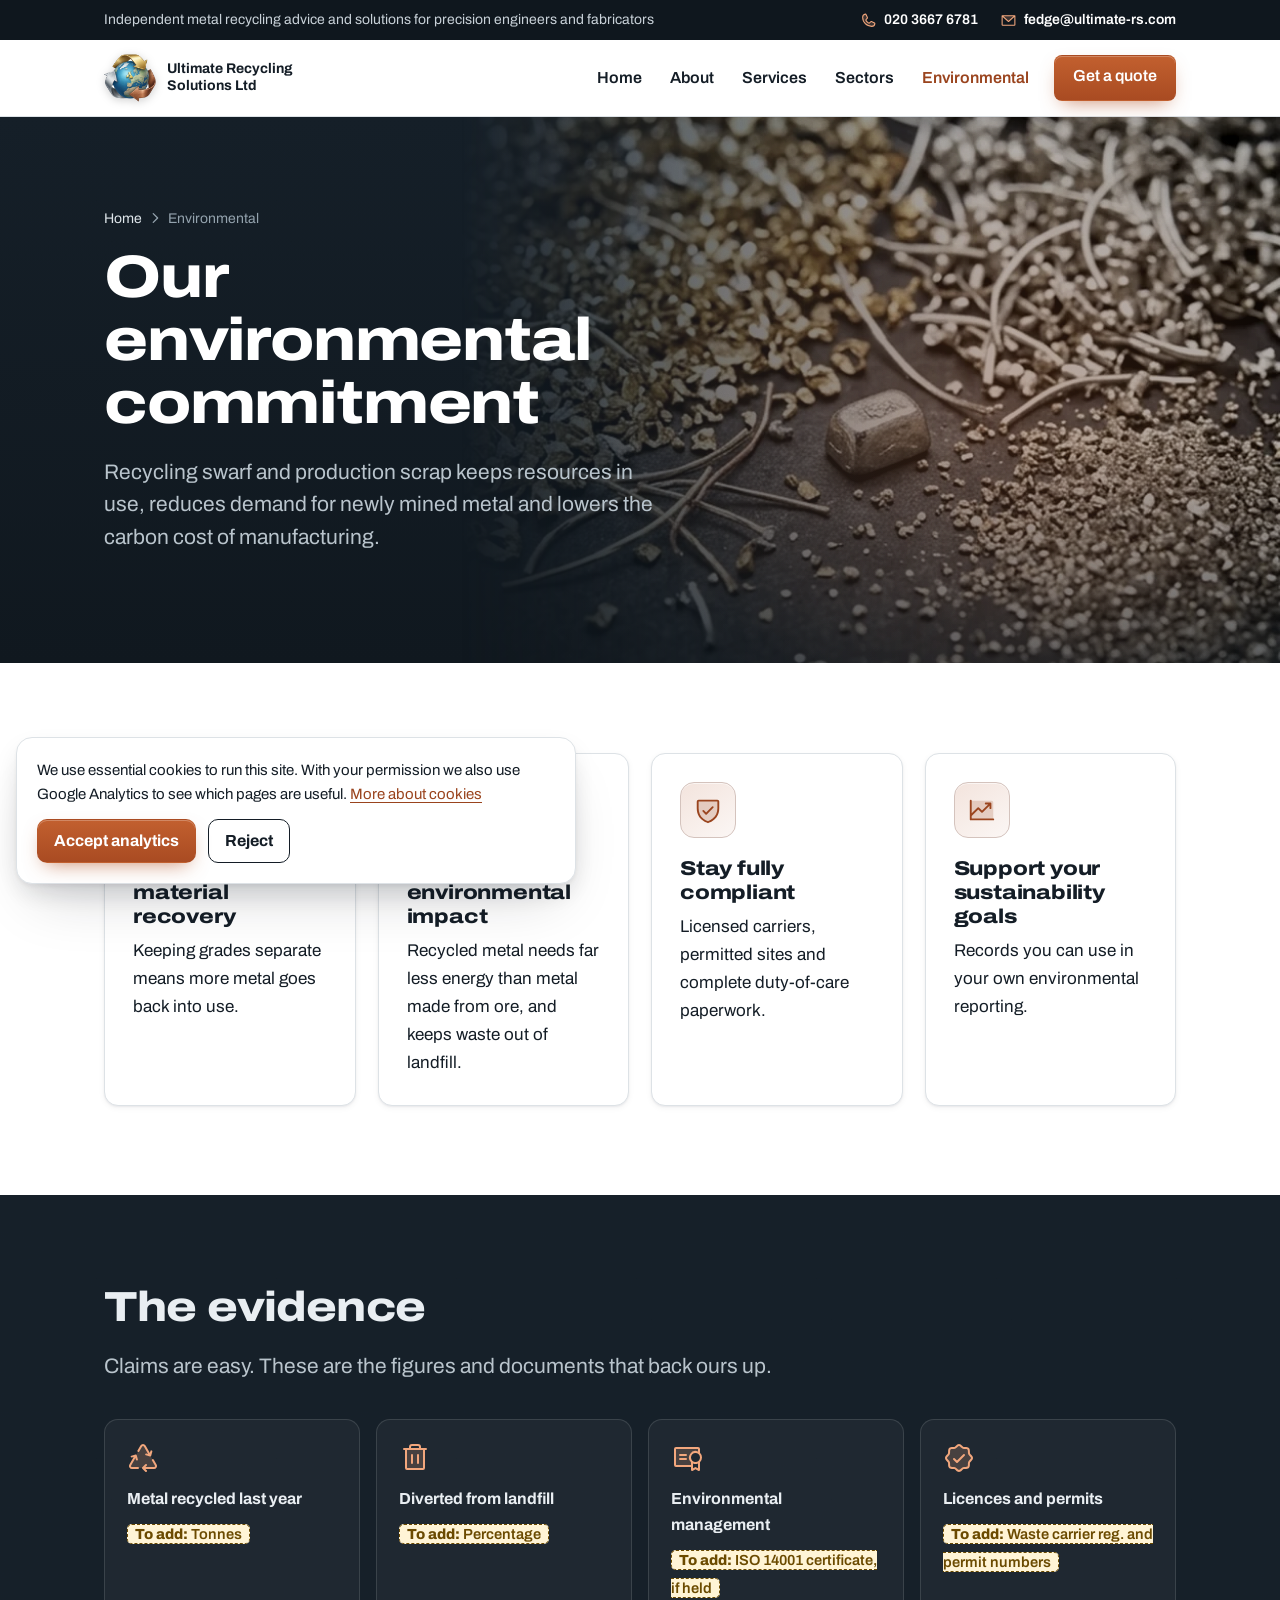
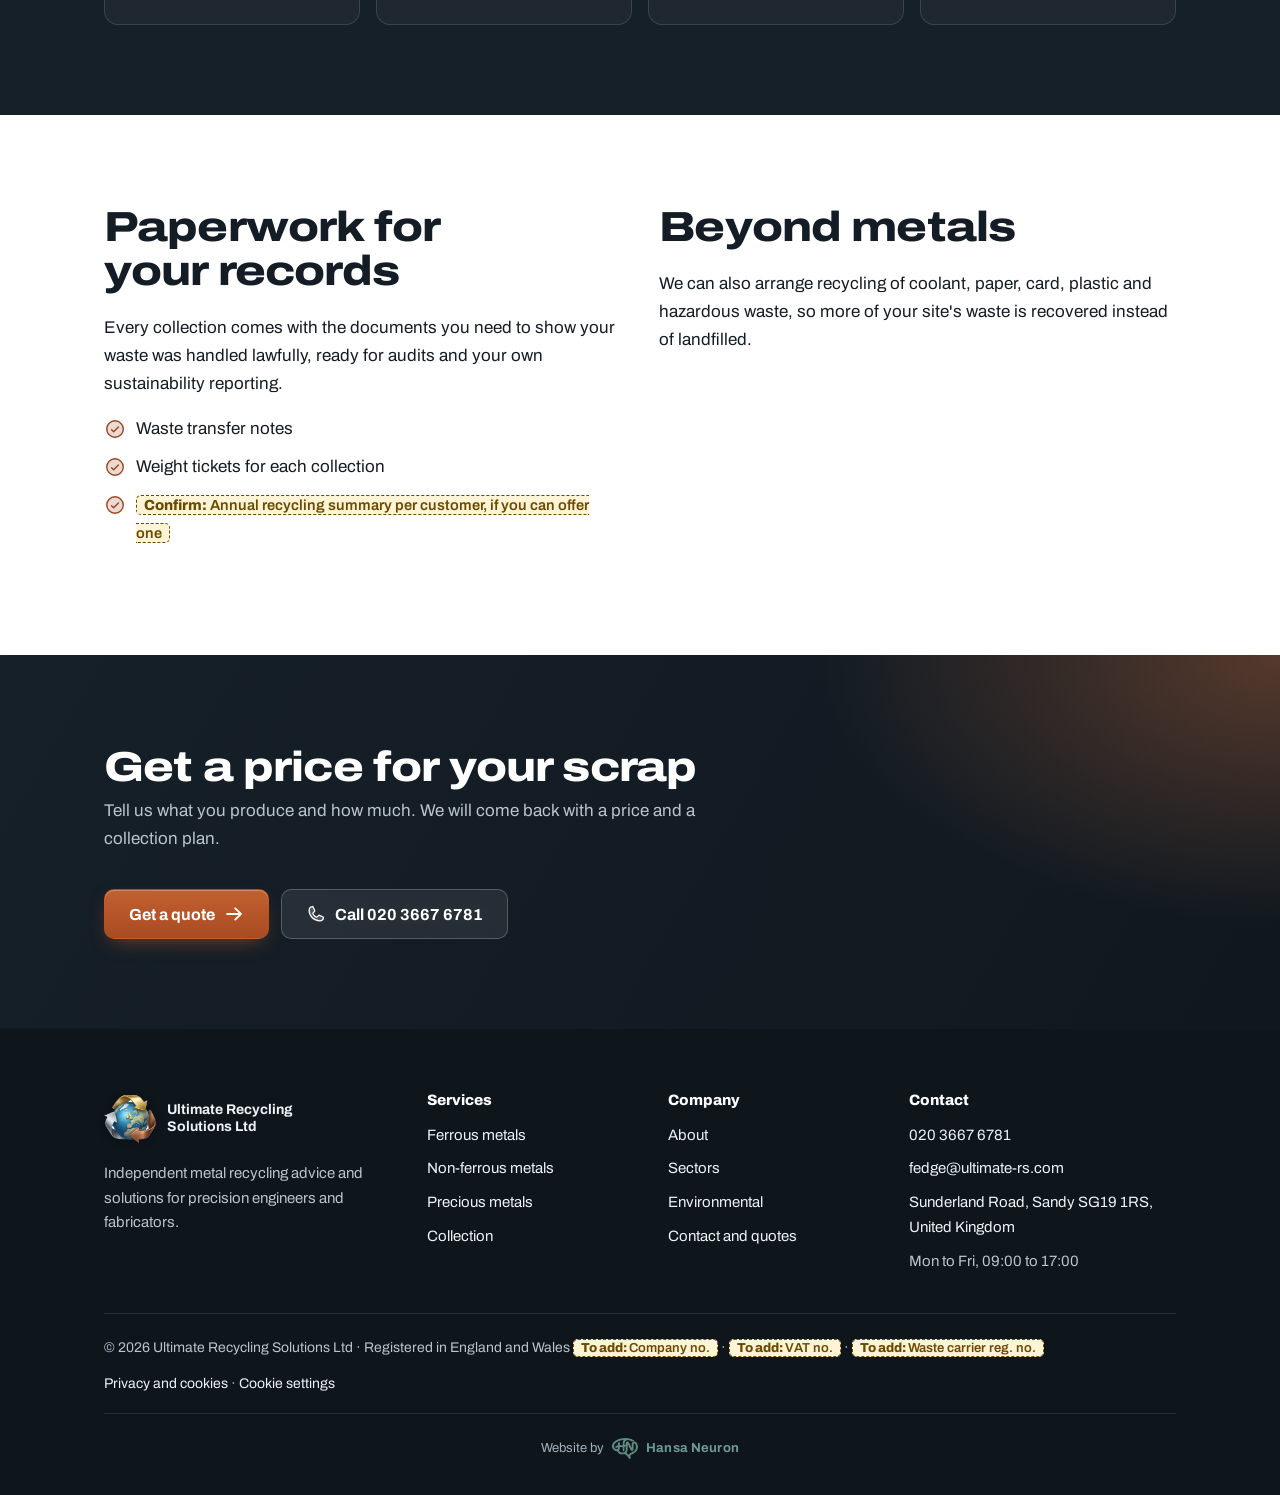
<file: environmental/index.html>
<!DOCTYPE html>
<html lang="en-GB"><head><meta charset="utf-8">
<meta name="viewport" content="width=device-width, initial-scale=1">
<title>Environmental Commitment | Ultimate Recycling Solutions</title>
<meta name="description" content="How URS keeps metal in use and out of landfill, with full regulatory compliance and paperwork for your sustainability reporting.">
<link rel="canonical" href="https://www.ultimate-rs.com/environmental">
<meta property="og:type" content="website"><meta property="og:site_name" content="Ultimate Recycling Solutions Ltd">
<meta property="og:title" content="Environmental Commitment | Ultimate Recycling Solutions"><meta property="og:description" content="How URS keeps metal in use and out of landfill, with full regulatory compliance and paperwork for your sustainability reporting."><meta property="og:url" content="https://www.ultimate-rs.com/environmental"><meta property="og:image" content="https://www.ultimate-rs.com/assets/images/hero-urs2-1376.jpg">
<meta name="twitter:card" content="summary">
<meta name="theme-color" content="#151f28">
<link rel="icon" type="image/png" sizes="32x32" href="../assets/images/favicon-v4-32.png"><link rel="apple-touch-icon" href="../assets/images/apple-touch-icon-v4.png">
<script>document.documentElement.classList.add('js')</script>
<link rel="preconnect" href="https://fonts.googleapis.com"><link rel="preconnect" href="https://fonts.gstatic.com" crossorigin>
<link href="https://fonts.googleapis.com/css2?family=Archivo:wdth,wght@100..125,400..800&display=swap" rel="stylesheet">
<link rel="stylesheet" href="../assets/site.css">
</head><body>
<a class="skip" href="#main">Skip to content</a>
<div class="topbar"><div class="wrap"><span>Independent metal recycling advice and solutions for precision engineers and fabricators</span><span class="tb-right"><a href="tel:+442036676781"><svg class="i" viewBox="0 0 256 256" fill="currentColor" aria-hidden="true"><path d="M223.94,174.08A48.33,48.33,0,0,1,176,216,136,136,0,0,1,40,80,48.33,48.33,0,0,1,81.92,32.06a8,8,0,0,1,8.3,4.8l21.13,47.2a8,8,0,0,1-.66,7.53L89.32,117a7.93,7.93,0,0,0-.54,7.81c8.27,16.93,25.77,34.22,42.75,42.41a7.92,7.92,0,0,0,7.83-.59l25-21.3a8,8,0,0,1,7.59-.69l47.16,21.13A8,8,0,0,1,223.94,174.08Z" opacity="0.2"/><path d="M222.37,158.46l-47.11-21.11-.13-.06a16,16,0,0,0-15.17,1.4,8.12,8.12,0,0,0-.75.56L134.87,160c-15.42-7.49-31.34-23.29-38.83-38.51l20.78-24.71c.2-.25.39-.5.57-.77a16,16,0,0,0,1.32-15.06l0-.12L97.54,33.64a16,16,0,0,0-16.62-9.52A56.26,56.26,0,0,0,32,80c0,79.4,64.6,144,144,144a56.26,56.26,0,0,0,55.88-48.92A16,16,0,0,0,222.37,158.46ZM176,208A128.14,128.14,0,0,1,48,80,40.2,40.2,0,0,1,82.87,40a.61.61,0,0,0,0,.12l21,47L83.2,111.86a6.13,6.13,0,0,0-.57.77,16,16,0,0,0-1,15.7c9.06,18.53,27.73,37.06,46.46,46.11a16,16,0,0,0,15.75-1.14,8.44,8.44,0,0,0,.74-.56L168.89,152l47,21.05h0s.08,0,.11,0A40.21,40.21,0,0,1,176,208Z"/></svg>020 3667 6781</a><a href="mailto:fedge@ultimate-rs.com"><svg class="i" viewBox="0 0 256 256" fill="currentColor" aria-hidden="true"><path d="M224,56l-96,88L32,56Z" opacity="0.2"/><path d="M224,48H32a8,8,0,0,0-8,8V192a16,16,0,0,0,16,16H216a16,16,0,0,0,16-16V56A8,8,0,0,0,224,48ZM203.43,64,128,133.15,52.57,64ZM216,192H40V74.19l82.59,75.71a8,8,0,0,0,10.82,0L216,74.19V192Z"/></svg>fedge@ultimate-rs.com</a></span></div></div>
<header class="site"><div class="wrap"><a class="brand" href="../" aria-label="Ultimate Recycling Solutions home"><img src="../assets/images/urs-logo-v4.png" alt="" width="52" height="52"><span class="name">Ultimate Recycling Solutions Ltd</span></a>
<button class="menu-btn" aria-expanded="false" aria-controls="main-nav"><span class="menu-ic"><svg class="i" viewBox="0 0 256 256" fill="currentColor" aria-hidden="true"><path d="M228,128a12,12,0,0,1-12,12H40a12,12,0,0,1,0-24H216A12,12,0,0,1,228,128ZM40,76H216a12,12,0,0,0,0-24H40a12,12,0,0,0,0,24ZM216,180H40a12,12,0,0,0,0,24H216a12,12,0,0,0,0-24Z"/></svg></span><span class="close-ic"><svg class="i" viewBox="0 0 256 256" fill="currentColor" aria-hidden="true"><path d="M208.49,191.51a12,12,0,0,1-17,17L128,145,64.49,208.49a12,12,0,0,1-17-17L111,128,47.51,64.49a12,12,0,0,1,17-17L128,111l63.51-63.52a12,12,0,0,1,17,17L145,128Z"/></svg></span><span class="lbl">Menu</span></button>
<nav class="main" id="main-nav" aria-label="Main"><ul><li><a href="../">Home</a></li><li><a href="../about/">About</a></li><li><a href="../services/">Services</a><button class="sub-toggle" aria-expanded="false" aria-controls="sub-services" aria-label="Show Services pages"><svg class="i" viewBox="0 0 256 256" fill="currentColor" aria-hidden="true"><path d="M216.49,104.49l-80,80a12,12,0,0,1-17,0l-80-80a12,12,0,0,1,17-17L128,159l71.51-71.52a12,12,0,0,1,17,17Z"/></svg></button><ul class="sub" id="sub-services"><li><a href="../services/ferrous/"><span class="sw" style="background:linear-gradient(160deg,#d3dadf,#6c7883 55%,#2f3941)" aria-hidden="true"></span>Ferrous metals</a></li><li><a href="../services/non-ferrous/"><span class="sw" style="background:linear-gradient(160deg,#fbfcfd,#b7c1c8 55%,#6f7b84)" aria-hidden="true"></span>Non-ferrous metals</a></li><li><a href="../services/precious-metals/"><span class="sw" style="background:linear-gradient(160deg,#fff0b5,#d2ab33 55%,#7f620e)" aria-hidden="true"></span>Precious metals</a></li><li><a href="../services/collection/"><span class="sw" style="background:linear-gradient(135deg,#c06633 0 33%,#b7c1c8 33% 66%,#c49c27 66%)" aria-hidden="true"></span>Collection</a></li></ul></li><li><a href="../sectors/">Sectors</a><button class="sub-toggle" aria-expanded="false" aria-controls="sub-sectors" aria-label="Show Sectors pages"><svg class="i" viewBox="0 0 256 256" fill="currentColor" aria-hidden="true"><path d="M216.49,104.49l-80,80a12,12,0,0,1-17,0l-80-80a12,12,0,0,1,17-17L128,159l71.51-71.52a12,12,0,0,1,17,17Z"/></svg></button><ul class="sub" id="sub-sectors"><li><a href="../sectors/manufacturing/"><span style="color:var(--copper-ink);display:flex"><svg class="i" viewBox="0 0 256 256" fill="currentColor" aria-hidden="true"><path d="M216,136v80H40V88l64,48V88l64,48Z" opacity="0.2"/><path d="M116,176a8,8,0,0,1-8,8H80a8,8,0,0,1,0-16h28A8,8,0,0,1,116,176Zm60-8H148a8,8,0,0,0,0,16h28a8,8,0,0,0,0-16Zm64,48a8,8,0,0,1-8,8H24a8,8,0,0,1,0-16h8V88a8,8,0,0,1,12.8-6.4L96,120V88a8,8,0,0,1,12.8-6.4l38.74,29.05L159.1,29.74A16.08,16.08,0,0,1,174.94,16h18.12A16.08,16.08,0,0,1,208.9,29.74l15,105.13s.08.78.08,1.13v72h8A8,8,0,0,1,240,216Zm-77.86-94.4,8.53,6.4h36.11L193.06,32H174.94ZM48,208H208V144H168a8,8,0,0,1-4.8-1.6l-14.4-10.8,0,0L112,104v32a8,8,0,0,1-12.8,6.4L48,104Z"/></svg></span>Manufacturing</a></li><li><a href="../sectors/engineering/"><span style="color:var(--copper-ink);display:flex"><svg class="i" viewBox="0 0 256 256" fill="currentColor" aria-hidden="true"><path d="M207.86,123.18l16.78-21a99.14,99.14,0,0,0-10.07-24.29l-26.7-3a81,81,0,0,0-6.81-6.81l-3-26.71a99.43,99.43,0,0,0-24.3-10l-21,16.77a81.59,81.59,0,0,0-9.64,0l-21-16.78A99.14,99.14,0,0,0,77.91,41.43l-3,26.7a81,81,0,0,0-6.81,6.81l-26.71,3a99.43,99.43,0,0,0-10,24.3l16.77,21a81.59,81.59,0,0,0,0,9.64l-16.78,21a99.14,99.14,0,0,0,10.07,24.29l26.7,3a81,81,0,0,0,6.81,6.81l3,26.71a99.43,99.43,0,0,0,24.3,10l21-16.77a81.59,81.59,0,0,0,9.64,0l21,16.78a99.14,99.14,0,0,0,24.29-10.07l3-26.7a81,81,0,0,0,6.81-6.81l26.71-3a99.43,99.43,0,0,0,10-24.3l-16.77-21A81.59,81.59,0,0,0,207.86,123.18ZM128,168a40,40,0,1,1,40-40A40,40,0,0,1,128,168Z" opacity="0.2"/><path d="M128,80a48,48,0,1,0,48,48A48.05,48.05,0,0,0,128,80Zm0,80a32,32,0,1,1,32-32A32,32,0,0,1,128,160Zm88-29.84q.06-2.16,0-4.32l14.92-18.64a8,8,0,0,0,1.48-7.06,107.6,107.6,0,0,0-10.88-26.25,8,8,0,0,0-6-3.93l-23.72-2.64q-1.48-1.56-3-3L186,40.54a8,8,0,0,0-3.94-6,107.29,107.29,0,0,0-26.25-10.86,8,8,0,0,0-7.06,1.48L130.16,40Q128,40,125.84,40L107.2,25.11a8,8,0,0,0-7.06-1.48A107.6,107.6,0,0,0,73.89,34.51a8,8,0,0,0-3.93,6L67.32,64.27q-1.56,1.49-3,3L40.54,70a8,8,0,0,0-6,3.94,107.71,107.71,0,0,0-10.87,26.25,8,8,0,0,0,1.49,7.06L40,125.84Q40,128,40,130.16L25.11,148.8a8,8,0,0,0-1.48,7.06,107.6,107.6,0,0,0,10.88,26.25,8,8,0,0,0,6,3.93l23.72,2.64q1.49,1.56,3,3L70,215.46a8,8,0,0,0,3.94,6,107.71,107.71,0,0,0,26.25,10.87,8,8,0,0,0,7.06-1.49L125.84,216q2.16.06,4.32,0l18.64,14.92a8,8,0,0,0,7.06,1.48,107.21,107.21,0,0,0,26.25-10.88,8,8,0,0,0,3.93-6l2.64-23.72q1.56-1.48,3-3L215.46,186a8,8,0,0,0,6-3.94,107.71,107.71,0,0,0,10.87-26.25,8,8,0,0,0-1.49-7.06Zm-16.1-6.5a73.93,73.93,0,0,1,0,8.68,8,8,0,0,0,1.74,5.48l14.19,17.73a91.57,91.57,0,0,1-6.23,15L187,173.11a8,8,0,0,0-5.1,2.64,74.11,74.11,0,0,1-6.14,6.14,8,8,0,0,0-2.64,5.1l-2.51,22.58a91.32,91.32,0,0,1-15,6.23l-17.74-14.19a8,8,0,0,0-5-1.75h-.48a73.93,73.93,0,0,1-8.68,0,8.06,8.06,0,0,0-5.48,1.74L100.45,215.8a91.57,91.57,0,0,1-15-6.23L82.89,187a8,8,0,0,0-2.64-5.1,74.11,74.11,0,0,1-6.14-6.14,8,8,0,0,0-5.1-2.64L46.43,170.6a91.32,91.32,0,0,1-6.23-15l14.19-17.74a8,8,0,0,0,1.74-5.48,73.93,73.93,0,0,1,0-8.68,8,8,0,0,0-1.74-5.48L40.2,100.45a91.57,91.57,0,0,1,6.23-15L69,82.89a8,8,0,0,0,5.1-2.64,74.11,74.11,0,0,1,6.14-6.14A8,8,0,0,0,82.89,69L85.4,46.43a91.32,91.32,0,0,1,15-6.23l17.74,14.19a8,8,0,0,0,5.48,1.74,73.93,73.93,0,0,1,8.68,0,8.06,8.06,0,0,0,5.48-1.74L155.55,40.2a91.57,91.57,0,0,1,15,6.23L173.11,69a8,8,0,0,0,2.64,5.1,74.11,74.11,0,0,1,6.14,6.14,8,8,0,0,0,5.1,2.64l22.58,2.51a91.32,91.32,0,0,1,6.23,15l-14.19,17.74A8,8,0,0,0,199.87,123.66Z"/></svg></span>Engineering</a></li></ul></li><li><a href="../environmental/" aria-current="page">Environmental</a></li><li class="nav-cta"><a class="btn btn-primary" href="../contact/">Get a quote</a></li><li class="nav-call"><a class="btn btn-ghost" href="tel:+442036676781"><svg class="i" viewBox="0 0 256 256" fill="currentColor" aria-hidden="true"><path d="M223.94,174.08A48.33,48.33,0,0,1,176,216,136,136,0,0,1,40,80,48.33,48.33,0,0,1,81.92,32.06a8,8,0,0,1,8.3,4.8l21.13,47.2a8,8,0,0,1-.66,7.53L89.32,117a7.93,7.93,0,0,0-.54,7.81c8.27,16.93,25.77,34.22,42.75,42.41a7.92,7.92,0,0,0,7.83-.59l25-21.3a8,8,0,0,1,7.59-.69l47.16,21.13A8,8,0,0,1,223.94,174.08Z" opacity="0.2"/><path d="M222.37,158.46l-47.11-21.11-.13-.06a16,16,0,0,0-15.17,1.4,8.12,8.12,0,0,0-.75.56L134.87,160c-15.42-7.49-31.34-23.29-38.83-38.51l20.78-24.71c.2-.25.39-.5.57-.77a16,16,0,0,0,1.32-15.06l0-.12L97.54,33.64a16,16,0,0,0-16.62-9.52A56.26,56.26,0,0,0,32,80c0,79.4,64.6,144,144,144a56.26,56.26,0,0,0,55.88-48.92A16,16,0,0,0,222.37,158.46ZM176,208A128.14,128.14,0,0,1,48,80,40.2,40.2,0,0,1,82.87,40a.61.61,0,0,0,0,.12l21,47L83.2,111.86a6.13,6.13,0,0,0-.57.77,16,16,0,0,0-1,15.7c9.06,18.53,27.73,37.06,46.46,46.11a16,16,0,0,0,15.75-1.14,8.44,8.44,0,0,0,.74-.56L168.89,152l47,21.05h0s.08,0,.11,0A40.21,40.21,0,0,1,176,208Z"/></svg>Call 020 3667 6781</a></li></ul></nav></div></header>
<main id="main"><section class="phero phero-photo"><picture class="phero-bg" aria-hidden="true"><source type="image/webp" srcset="../assets/images/collect-precious.webp"><img src="../assets/images/collect-precious.jpg" width="800" height="617" alt=""></picture><div class="wrap grid"><div><nav class="crumbs" aria-label="Breadcrumb"><a href="../">Home</a><span aria-hidden="true" style="display:flex;width:14px"><svg class="i" viewBox="0 0 256 256" fill="currentColor" aria-hidden="true"><path d="M184.49,136.49l-80,80a12,12,0,0,1-17-17L159,128,87.51,56.49a12,12,0,1,1,17-17l80,80A12,12,0,0,1,184.49,136.49Z"/></svg></span><span aria-current="page">Environmental</span></nav><h1>Our environmental commitment</h1><p class="lede">Recycling swarf and production scrap keeps resources in use, reduces demand for newly mined metal and lowers the carbon cost of manufacturing.</p></div></div></section>
<section class="band"><div class="wrap"><div class="grid-4"><div class="card" data-reveal="0"><div class="ico"><svg class="i" viewBox="0 0 256 256" fill="currentColor" aria-hidden="true"><path d="M56,88l32,80c0,17.67-20,24-32,24s-32-6.33-32-24ZM200,56l-32,80c0,17.67,20,24,32,24s32-6.33,32-24Z" opacity="0.2"/><path d="M239.43,133l-32-80h0a8,8,0,0,0-9.16-4.84L136,62V40a8,8,0,0,0-16,0V65.58L54.26,80.19A8,8,0,0,0,48.57,85h0v.06L16.57,165a7.92,7.92,0,0,0-.57,3c0,23.31,24.54,32,40,32s40-8.69,40-32a7.92,7.92,0,0,0-.57-3L66.92,93.77,120,82V208H104a8,8,0,0,0,0,16h48a8,8,0,0,0,0-16H136V78.42L187,67.1,160.57,133a7.92,7.92,0,0,0-.57,3c0,23.31,24.54,32,40,32s40-8.69,40-32A7.92,7.92,0,0,0,239.43,133ZM56,184c-7.53,0-22.76-3.61-23.93-14.64L56,109.54l23.93,59.82C78.76,180.39,63.53,184,56,184Zm144-32c-7.53,0-22.76-3.61-23.93-14.64L200,77.54l23.93,59.82C222.76,148.39,207.53,152,200,152Z"/></svg></div><h3>Maximise material recovery</h3><p>Keeping grades separate means more metal goes back into use.</p></div><div class="card" data-reveal="80"><div class="ico"><svg class="i" viewBox="0 0 256 256" fill="currentColor" aria-hidden="true"><path d="M63.81,192.19c-47.89-79.81,16-159.62,151.64-151.64C223.43,176.23,143.62,240.08,63.81,192.19Z" opacity="0.2"/><path d="M223.45,40.07a8,8,0,0,0-7.52-7.52C139.8,28.08,78.82,51,52.82,94a87.09,87.09,0,0,0-12.76,49c.57,15.92,5.21,32,13.79,47.85l-19.51,19.5a8,8,0,0,0,11.32,11.32l19.5-19.51C81,210.73,97.09,215.37,113,215.94q1.67.06,3.33.06A86.93,86.93,0,0,0,162,203.18C205,177.18,227.93,116.21,223.45,40.07ZM153.75,189.5c-22.75,13.78-49.68,14-76.71.77l88.63-88.62a8,8,0,0,0-11.32-11.32L65.73,179c-13.19-27-13-54,.77-76.71,22.09-36.47,74.6-56.44,141.31-54.06C210.2,114.89,190.22,167.41,153.75,189.5Z"/></svg></div><h3>Minimise environmental impact</h3><p>Recycled metal needs far less energy than metal made from ore, and keeps waste out of landfill.</p></div><div class="card" data-reveal="160"><div class="ico"><svg class="i" viewBox="0 0 256 256" fill="currentColor" aria-hidden="true"><path d="M216,56v56c0,96-88,120-88,120S40,208,40,112V56a8,8,0,0,1,8-8H208A8,8,0,0,1,216,56Z" opacity="0.2"/><path d="M208,40H48A16,16,0,0,0,32,56v56c0,52.72,25.52,84.67,46.93,102.19,23.06,18.86,46,25.26,47,25.53a8,8,0,0,0,4.2,0c1-.27,23.91-6.67,47-25.53C198.48,196.67,224,164.72,224,112V56A16,16,0,0,0,208,40Zm0,72c0,37.07-13.66,67.16-40.6,89.42A129.3,129.3,0,0,1,128,223.62a128.25,128.25,0,0,1-38.92-21.81C61.82,179.51,48,149.3,48,112l0-56,160,0ZM82.34,141.66a8,8,0,0,1,11.32-11.32L112,148.69l50.34-50.35a8,8,0,0,1,11.32,11.32l-56,56a8,8,0,0,1-11.32,0Z"/></svg></div><h3>Stay fully compliant</h3><p>Licensed carriers, permitted sites and complete duty-of-care paperwork.</p></div><div class="card" data-reveal="240"><div class="ico"><svg class="i" viewBox="0 0 256 256" fill="currentColor" aria-hidden="true"><path d="M224,64V208H32V48H208A16,16,0,0,1,224,64Z" opacity="0.2"/><path d="M232,208a8,8,0,0,1-8,8H32a8,8,0,0,1-8-8V48a8,8,0,0,1,16,0V156.69l50.34-50.35a8,8,0,0,1,11.32,0L128,132.69,180.69,80H160a8,8,0,0,1,0-16h40a8,8,0,0,1,8,8v40a8,8,0,0,1-16,0V91.31l-58.34,58.35a8,8,0,0,1-11.32,0L96,123.31l-56,56V200H224A8,8,0,0,1,232,208Z"/></svg></div><h3>Support your sustainability goals</h3><p>Records you can use in your own environmental reporting.</p></div></div></div></section>
<section class="band dark"><div class="wrap"><div class="section-head" data-reveal><h2>The evidence</h2><p class="lede">Claims are easy. These are the figures and documents that back ours up.</p></div>
<div class="creds"><div class="cred" data-reveal><svg class="i" viewBox="0 0 256 256" fill="currentColor" aria-hidden="true"><path d="M216,208H40a16,16,0,0,1-13.84-24l88-152a16,16,0,0,1,27.7,0l88,152A16,16,0,0,1,216,208Z" opacity="0.2"/><path d="M96,208a8,8,0,0,1-8,8H40a24,24,0,0,1-20.77-36l34.29-59.25L39.47,124.5A8,8,0,1,1,35.33,109l32.77-8.77a8,8,0,0,1,9.8,5.66l8.79,32.77A8,8,0,0,1,81,148.5a8.37,8.37,0,0,1-2.08.27,8,8,0,0,1-7.72-5.93l-3.8-14.15L33.11,188A8,8,0,0,0,40,200H88A8,8,0,0,1,96,208Zm140.73-28-23.14-40a8,8,0,0,0-13.84,8l23.14,40A8,8,0,0,1,216,200H147.31l10.34-10.34a8,8,0,0,0-11.31-11.32l-24,24a8,8,0,0,0,0,11.32l24,24a8,8,0,0,0,11.31-11.32L147.31,216H216a24,24,0,0,0,20.77-36ZM128,32a7.85,7.85,0,0,1,6.92,4l34.29,59.25-14.08-3.78A8,8,0,0,0,151,106.92l32.78,8.79a8.23,8.23,0,0,0,2.07.27,8,8,0,0,0,7.72-5.93l8.79-32.79a8,8,0,1,0-15.45-4.14l-3.8,14.17L148.77,28a24,24,0,0,0-41.54,0L84.07,68a8,8,0,0,0,13.85,8l23.16-40A7.85,7.85,0,0,1,128,32Z"/></svg><b>Metal recycled last year</b><span class="ph">Tonnes</span></div><div class="cred" data-reveal="80"><svg class="i" viewBox="0 0 256 256" fill="currentColor" aria-hidden="true"><path d="M200,56V208a8,8,0,0,1-8,8H64a8,8,0,0,1-8-8V56Z" opacity="0.2"/><path d="M216,48H176V40a24,24,0,0,0-24-24H104A24,24,0,0,0,80,40v8H40a8,8,0,0,0,0,16h8V208a16,16,0,0,0,16,16H192a16,16,0,0,0,16-16V64h8a8,8,0,0,0,0-16ZM96,40a8,8,0,0,1,8-8h48a8,8,0,0,1,8,8v8H96Zm96,168H64V64H192ZM112,104v64a8,8,0,0,1-16,0V104a8,8,0,0,1,16,0Zm48,0v64a8,8,0,0,1-16,0V104a8,8,0,0,1,16,0Z"/></svg><b>Diverted from landfill</b><span class="ph">Percentage</span></div>
<div class="cred" data-reveal="160"><svg class="i" viewBox="0 0 256 256" fill="currentColor" aria-hidden="true"><path d="M224,56V90.06h0a44,44,0,1,0-56,67.88h0V192H40a8,8,0,0,1-8-8V56a8,8,0,0,1,8-8H216A8,8,0,0,1,224,56Z" opacity="0.2"/><path d="M128,136a8,8,0,0,1-8,8H72a8,8,0,0,1,0-16h48A8,8,0,0,1,128,136Zm-8-40H72a8,8,0,0,0,0,16h48a8,8,0,0,0,0-16Zm112,65.47V224A8,8,0,0,1,220,231l-24-13.74L172,231A8,8,0,0,1,160,224V200H40a16,16,0,0,1-16-16V56A16,16,0,0,1,40,40H216a16,16,0,0,1,16,16V86.53a51.88,51.88,0,0,1,0,74.94ZM160,184V161.47A52,52,0,0,1,216,76V56H40V184Zm56-12a51.88,51.88,0,0,1-40,0v38.22l16-9.16a8,8,0,0,1,7.94,0l16,9.16Zm16-48a36,36,0,1,0-36,36A36,36,0,0,0,232,124Z"/></svg><b>Environmental management</b><span class="ph">ISO 14001 certificate, if held</span></div><div class="cred" data-reveal="240"><svg class="i" viewBox="0 0 256 256" fill="currentColor" aria-hidden="true"><path d="M232,128c0,12.51-17.82,21.95-22.68,33.69-4.68,11.32,1.42,30.65-7.78,39.85s-28.53,3.1-39.85,7.78C150,214.18,140.5,232,128,232s-22-17.82-33.69-22.68c-11.32-4.68-30.65,1.42-39.85-7.78s-3.1-28.53-7.78-39.85C41.82,150,24,140.5,24,128s17.82-22,22.68-33.69C51.36,83,45.26,63.66,54.46,54.46S83,51.36,94.31,46.68C106.05,41.82,115.5,24,128,24S150,41.82,161.69,46.68c11.32,4.68,30.65-1.42,39.85,7.78s3.1,28.53,7.78,39.85C214.18,106.05,232,115.5,232,128Z" opacity="0.2"/><path d="M225.86,102.82c-3.77-3.94-7.67-8-9.14-11.57-1.36-3.27-1.44-8.69-1.52-13.94-.15-9.76-.31-20.82-8-28.51s-18.75-7.85-28.51-8c-5.25-.08-10.67-.16-13.94-1.52-3.56-1.47-7.63-5.37-11.57-9.14C146.28,23.51,138.44,16,128,16s-18.27,7.51-25.18,14.14c-3.94,3.77-8,7.67-11.57,9.14C88,40.64,82.56,40.72,77.31,40.8c-9.76.15-20.82.31-28.51,8S41,67.55,40.8,77.31c-.08,5.25-.16,10.67-1.52,13.94-1.47,3.56-5.37,7.63-9.14,11.57C23.51,109.72,16,117.56,16,128s7.51,18.27,14.14,25.18c3.77,3.94,7.67,8,9.14,11.57,1.36,3.27,1.44,8.69,1.52,13.94.15,9.76.31,20.82,8,28.51s18.75,7.85,28.51,8c5.25.08,10.67.16,13.94,1.52,3.56,1.47,7.63,5.37,11.57,9.14C109.72,232.49,117.56,240,128,240s18.27-7.51,25.18-14.14c3.94-3.77,8-7.67,11.57-9.14,3.27-1.36,8.69-1.44,13.94-1.52,9.76-.15,20.82-.31,28.51-8s7.85-18.75,8-28.51c.08-5.25.16-10.67,1.52-13.94,1.47-3.56,5.37-7.63,9.14-11.57C232.49,146.28,240,138.44,240,128S232.49,109.73,225.86,102.82Zm-11.55,39.29c-4.79,5-9.75,10.17-12.38,16.52-2.52,6.1-2.63,13.07-2.73,19.82-.1,7-.21,14.33-3.32,17.43s-10.39,3.22-17.43,3.32c-6.75.1-13.72.21-19.82,2.73-6.35,2.63-11.52,7.59-16.52,12.38S132,224,128,224s-9.15-4.92-14.11-9.69-10.17-9.75-16.52-12.38c-6.1-2.52-13.07-2.63-19.82-2.73-7-.1-14.33-.21-17.43-3.32s-3.22-10.39-3.32-17.43c-.1-6.75-.21-13.72-2.73-19.82-2.63-6.35-7.59-11.52-12.38-16.52S32,132,32,128s4.92-9.15,9.69-14.11,9.75-10.17,12.38-16.52c2.52-6.1,2.63-13.07,2.73-19.82.1-7,.21-14.33,3.32-17.43S70.51,56.9,77.55,56.8c6.75-.1,13.72-.21,19.82-2.73,6.35-2.63,11.52-7.59,16.52-12.38S124,32,128,32s9.15,4.92,14.11,9.69,10.17,9.75,16.52,12.38c6.1,2.52,13.07,2.63,19.82,2.73,7,.1,14.33.21,17.43,3.32s3.22,10.39,3.32,17.43c.1,6.75.21,13.72,2.73,19.82,2.63,6.35,7.59,11.52,12.38,16.52S224,124,224,128,219.08,137.15,214.31,142.11ZM173.66,98.34a8,8,0,0,1,0,11.32l-56,56a8,8,0,0,1-11.32,0l-24-24a8,8,0,0,1,11.32-11.32L112,148.69l50.34-50.35A8,8,0,0,1,173.66,98.34Z"/></svg><b>Licences and permits</b><span class="ph">Waste carrier reg. and permit numbers</span></div></div></div></section>
<section class="band"><div class="wrap grid-2"><div data-reveal><h2>Paperwork for your records</h2><p>Every collection comes with the documents you need to show your waste was handled lawfully, ready for audits and your own sustainability reporting.</p>
<ul class="ticks"><li><svg class="i" viewBox="0 0 256 256" fill="currentColor" aria-hidden="true"><path d="M224,128a96,96,0,1,1-96-96A96,96,0,0,1,224,128Z" opacity="0.2"/><path d="M173.66,98.34a8,8,0,0,1,0,11.32l-56,56a8,8,0,0,1-11.32,0l-24-24a8,8,0,0,1,11.32-11.32L112,148.69l50.34-50.35A8,8,0,0,1,173.66,98.34ZM232,128A104,104,0,1,1,128,24,104.11,104.11,0,0,1,232,128Zm-16,0a88,88,0,1,0-88,88A88.1,88.1,0,0,0,216,128Z"/></svg>Waste transfer notes</li><li><svg class="i" viewBox="0 0 256 256" fill="currentColor" aria-hidden="true"><path d="M224,128a96,96,0,1,1-96-96A96,96,0,0,1,224,128Z" opacity="0.2"/><path d="M173.66,98.34a8,8,0,0,1,0,11.32l-56,56a8,8,0,0,1-11.32,0l-24-24a8,8,0,0,1,11.32-11.32L112,148.69l50.34-50.35A8,8,0,0,1,173.66,98.34ZM232,128A104,104,0,1,1,128,24,104.11,104.11,0,0,1,232,128Zm-16,0a88,88,0,1,0-88,88A88.1,88.1,0,0,0,216,128Z"/></svg>Weight tickets for each collection</li><li><svg class="i" viewBox="0 0 256 256" fill="currentColor" aria-hidden="true"><path d="M224,128a96,96,0,1,1-96-96A96,96,0,0,1,224,128Z" opacity="0.2"/><path d="M173.66,98.34a8,8,0,0,1,0,11.32l-56,56a8,8,0,0,1-11.32,0l-24-24a8,8,0,0,1,11.32-11.32L112,148.69l50.34-50.35A8,8,0,0,1,173.66,98.34ZM232,128A104,104,0,1,1,128,24,104.11,104.11,0,0,1,232,128Zm-16,0a88,88,0,1,0-88,88A88.1,88.1,0,0,0,216,128Z"/></svg><span class="ph confirm">Annual recycling summary per customer, if you can offer one</span></li></ul></div>
<div data-reveal="100"><h2>Beyond metals</h2><p>We can also arrange recycling of coolant, paper, card, plastic and hazardous waste, so more of your site's waste is recovered instead of landfilled.</p></div></div></section><section class="band dark cta-band"><div class="wrap"><div data-reveal><h2>Get a price for your scrap</h2><p>Tell us what you produce and how much. We will come back with a price and a collection plan.</p></div>
<div class="btns" data-reveal="100"><a class="btn btn-primary" href="../contact/">Get a quote <svg class="i" viewBox="0 0 256 256" fill="currentColor" aria-hidden="true"><path d="M224.49,136.49l-72,72a12,12,0,0,1-17-17L187,140H40a12,12,0,0,1,0-24H187L135.51,64.48a12,12,0,0,1,17-17l72,72A12,12,0,0,1,224.49,136.49Z"/></svg></a><a class="btn btn-glass" href="tel:+442036676781"><svg class="i" viewBox="0 0 256 256" fill="currentColor" aria-hidden="true"><path d="M223.94,174.08A48.33,48.33,0,0,1,176,216,136,136,0,0,1,40,80,48.33,48.33,0,0,1,81.92,32.06a8,8,0,0,1,8.3,4.8l21.13,47.2a8,8,0,0,1-.66,7.53L89.32,117a7.93,7.93,0,0,0-.54,7.81c8.27,16.93,25.77,34.22,42.75,42.41a7.92,7.92,0,0,0,7.83-.59l25-21.3a8,8,0,0,1,7.59-.69l47.16,21.13A8,8,0,0,1,223.94,174.08Z" opacity="0.2"/><path d="M222.37,158.46l-47.11-21.11-.13-.06a16,16,0,0,0-15.17,1.4,8.12,8.12,0,0,0-.75.56L134.87,160c-15.42-7.49-31.34-23.29-38.83-38.51l20.78-24.71c.2-.25.39-.5.57-.77a16,16,0,0,0,1.32-15.06l0-.12L97.54,33.64a16,16,0,0,0-16.62-9.52A56.26,56.26,0,0,0,32,80c0,79.4,64.6,144,144,144a56.26,56.26,0,0,0,55.88-48.92A16,16,0,0,0,222.37,158.46ZM176,208A128.14,128.14,0,0,1,48,80,40.2,40.2,0,0,1,82.87,40a.61.61,0,0,0,0,.12l21,47L83.2,111.86a6.13,6.13,0,0,0-.57.77,16,16,0,0,0-1,15.7c9.06,18.53,27.73,37.06,46.46,46.11a16,16,0,0,0,15.75-1.14,8.44,8.44,0,0,0,.74-.56L168.89,152l47,21.05h0s.08,0,.11,0A40.21,40.21,0,0,1,176,208Z"/></svg>Call 020 3667 6781</a></div></div></section></main>
<footer class="site"><div class="wrap"><div class="f-grid">
<div><a class="brand" href="../" aria-label="Ultimate Recycling Solutions home"><img src="../assets/images/urs-logo-v4.png" alt="" width="52" height="52"><span class="name">Ultimate Recycling Solutions Ltd</span></a><p style="margin-top:16px">Independent metal recycling advice and solutions for precision engineers and fabricators.</p></div>
<div><h2>Services</h2><ul><li><a href="../services/ferrous/">Ferrous metals</a></li><li><a href="../services/non-ferrous/">Non-ferrous metals</a></li><li><a href="../services/precious-metals/">Precious metals</a></li><li><a href="../services/collection/">Collection</a></li></ul></div>
<div><h2>Company</h2><ul><li><a href="../about/">About</a></li><li><a href="../sectors/">Sectors</a></li><li><a href="../environmental/">Environmental</a></li><li><a href="../contact/">Contact and quotes</a></li></ul></div>
<div><h2>Contact</h2><ul><li><a href="tel:+442036676781">020 3667 6781</a></li><li><a href="mailto:fedge@ultimate-rs.com">fedge@ultimate-rs.com</a></li><li><a href="https://www.google.com/maps/search/?api=1&query=Sunderland+Road+Sandy+SG19+1RS">Sunderland Road, Sandy SG19 1RS, United Kingdom</a></li><li>Mon to Fri, 09:00 to 17:00</li></ul></div>
</div>
<div class="f-legal"><span>© <span data-year>2026</span> Ultimate Recycling Solutions Ltd · Registered in England and Wales <span class="ph">Company no.</span> · <span class="ph">VAT no.</span> · <span class="ph">Waste carrier reg. no.</span></span>
<span><a href="../privacy/">Privacy and cookies</a> · <button class="linkbtn" data-cookie="settings">Cookie settings</button></span></div>
<div class="hn-credit"><a href="https://www.hansaneuron.de" target="_blank" rel="noopener">Website by <img src="../assets/images/hansaneuron-logo.png" alt="" width="26" height="22"><b>Hansa Neuron</b></a></div></div></footer>
<div class="mbar"><a class="btn btn-ghost" href="tel:+442036676781"><svg class="i" viewBox="0 0 256 256" fill="currentColor" aria-hidden="true"><path d="M223.94,174.08A48.33,48.33,0,0,1,176,216,136,136,0,0,1,40,80,48.33,48.33,0,0,1,81.92,32.06a8,8,0,0,1,8.3,4.8l21.13,47.2a8,8,0,0,1-.66,7.53L89.32,117a7.93,7.93,0,0,0-.54,7.81c8.27,16.93,25.77,34.22,42.75,42.41a7.92,7.92,0,0,0,7.83-.59l25-21.3a8,8,0,0,1,7.59-.69l47.16,21.13A8,8,0,0,1,223.94,174.08Z" opacity="0.2"/><path d="M222.37,158.46l-47.11-21.11-.13-.06a16,16,0,0,0-15.17,1.4,8.12,8.12,0,0,0-.75.56L134.87,160c-15.42-7.49-31.34-23.29-38.83-38.51l20.78-24.71c.2-.25.39-.5.57-.77a16,16,0,0,0,1.32-15.06l0-.12L97.54,33.64a16,16,0,0,0-16.62-9.52A56.26,56.26,0,0,0,32,80c0,79.4,64.6,144,144,144a56.26,56.26,0,0,0,55.88-48.92A16,16,0,0,0,222.37,158.46ZM176,208A128.14,128.14,0,0,1,48,80,40.2,40.2,0,0,1,82.87,40a.61.61,0,0,0,0,.12l21,47L83.2,111.86a6.13,6.13,0,0,0-.57.77,16,16,0,0,0-1,15.7c9.06,18.53,27.73,37.06,46.46,46.11a16,16,0,0,0,15.75-1.14,8.44,8.44,0,0,0,.74-.56L168.89,152l47,21.05h0s.08,0,.11,0A40.21,40.21,0,0,1,176,208Z"/></svg>Call</a><a class="btn btn-primary" href="../contact/">Get a quote</a></div>
<div class="cookie" role="dialog" aria-label="Cookie choices"><p>We use essential cookies to run this site. With your permission we also use Google Analytics to see which pages are useful. <a href="../privacy/">More about cookies</a></p>
<div class="btns"><button class="btn btn-primary" data-cookie="accept">Accept analytics</button><button class="btn btn-ghost" data-cookie="reject">Reject</button></div></div>
<script src="../assets/site.js"></script>
</body></html>
</file>
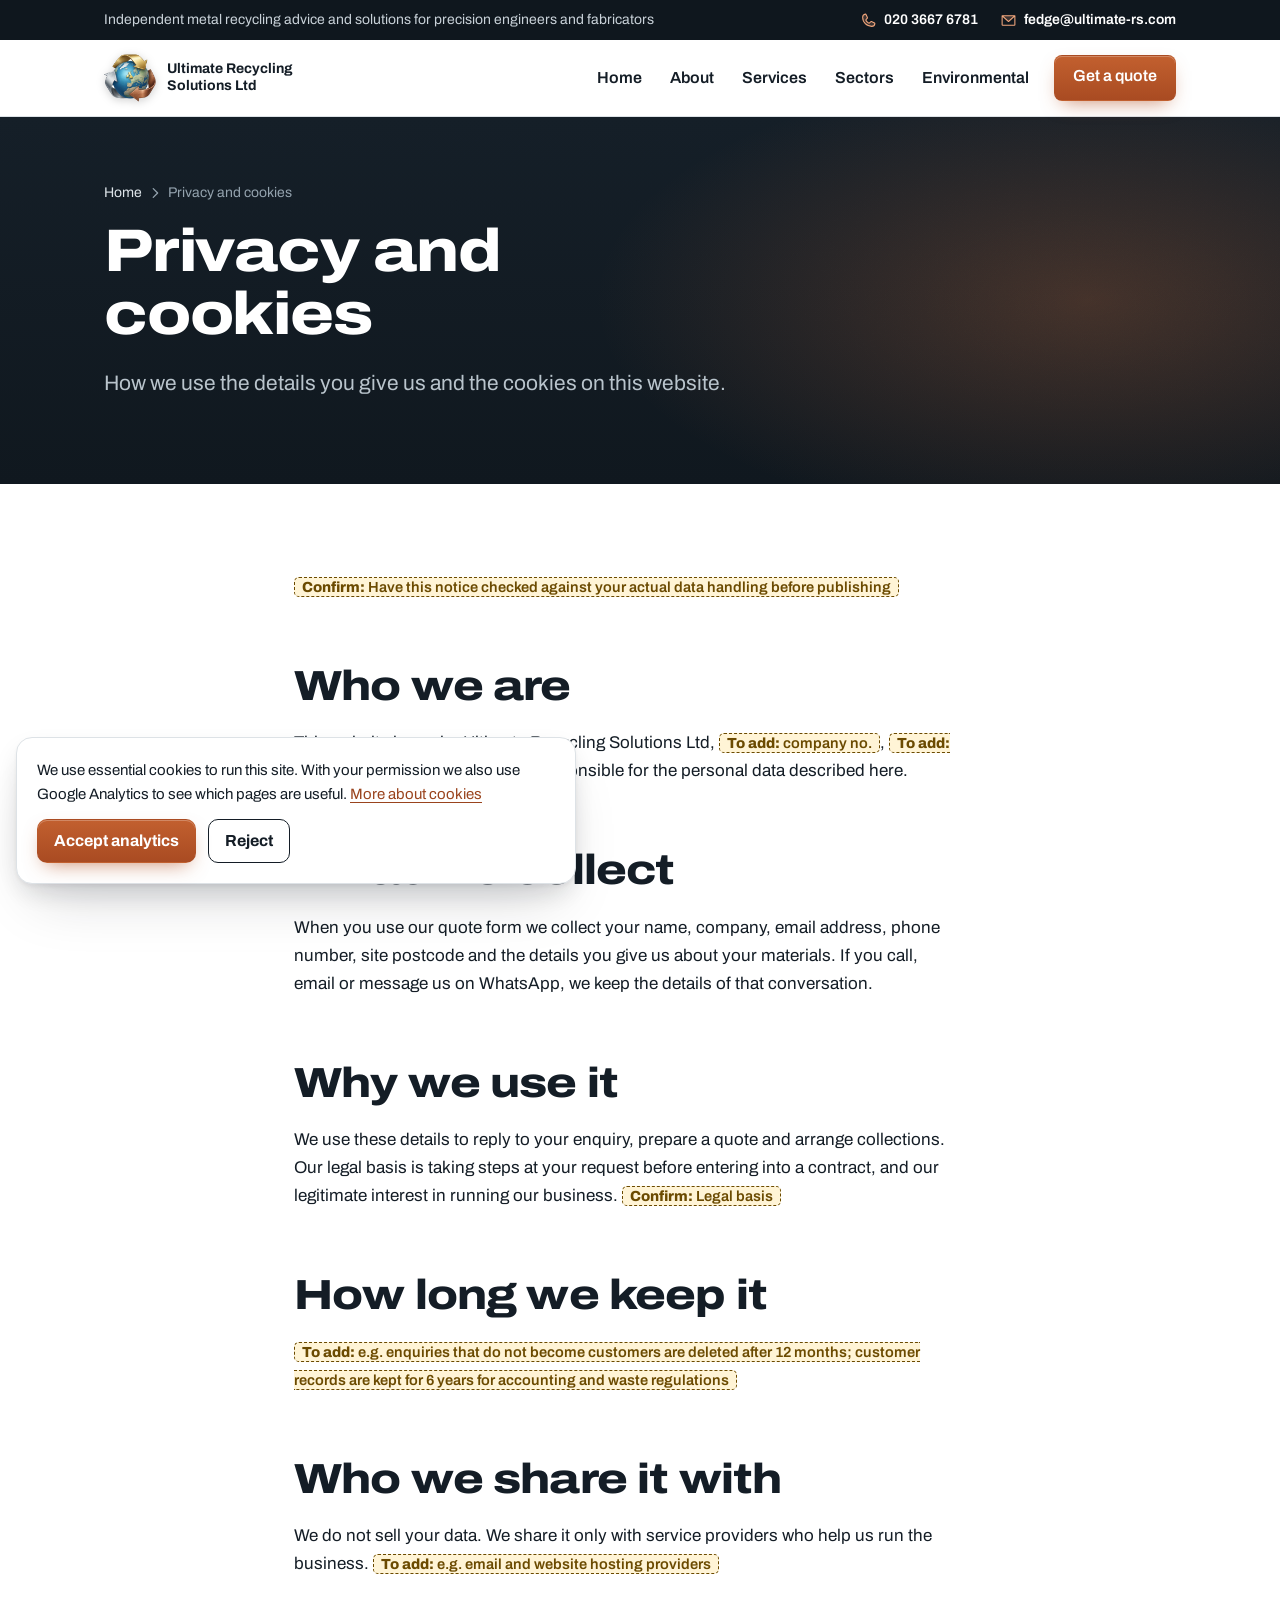
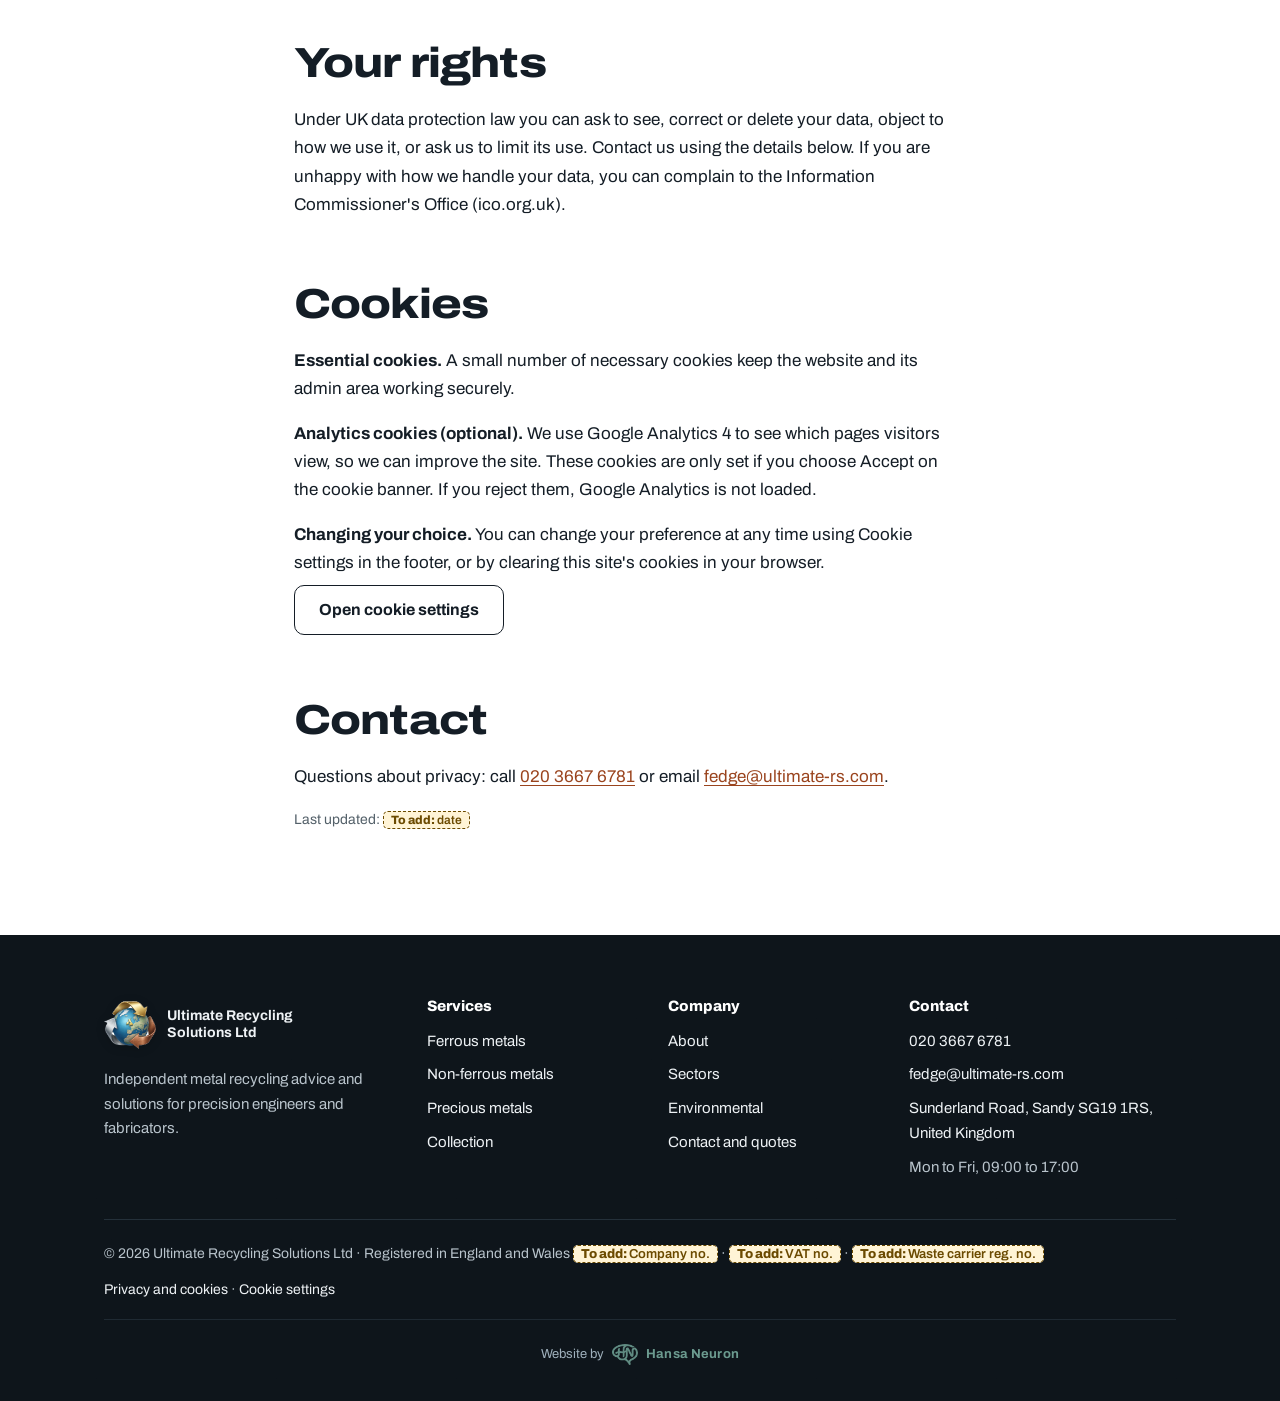
<file: privacy/index.html>
<!DOCTYPE html>
<html lang="en-GB"><head><meta charset="utf-8">
<meta name="viewport" content="width=device-width, initial-scale=1">
<title>Privacy and Cookies | Ultimate Recycling Solutions</title>
<meta name="description" content="How Ultimate Recycling Solutions Ltd uses personal data from enquiries and the cookies used on this website.">
<link rel="canonical" href="https://www.ultimate-rs.com/privacy">
<meta property="og:type" content="website"><meta property="og:site_name" content="Ultimate Recycling Solutions Ltd">
<meta property="og:title" content="Privacy and Cookies | Ultimate Recycling Solutions"><meta property="og:description" content="How Ultimate Recycling Solutions Ltd uses personal data from enquiries and the cookies used on this website."><meta property="og:url" content="https://www.ultimate-rs.com/privacy"><meta property="og:image" content="https://www.ultimate-rs.com/assets/images/hero-urs2-1376.jpg">
<meta name="twitter:card" content="summary">
<meta name="theme-color" content="#151f28">
<link rel="icon" type="image/png" sizes="32x32" href="../assets/images/favicon-v4-32.png"><link rel="apple-touch-icon" href="../assets/images/apple-touch-icon-v4.png">
<script>document.documentElement.classList.add('js')</script>
<link rel="preconnect" href="https://fonts.googleapis.com"><link rel="preconnect" href="https://fonts.gstatic.com" crossorigin>
<link href="https://fonts.googleapis.com/css2?family=Archivo:wdth,wght@100..125,400..800&display=swap" rel="stylesheet">
<link rel="stylesheet" href="../assets/site.css">
</head><body>
<a class="skip" href="#main">Skip to content</a>
<div class="topbar"><div class="wrap"><span>Independent metal recycling advice and solutions for precision engineers and fabricators</span><span class="tb-right"><a href="tel:+442036676781"><svg class="i" viewBox="0 0 256 256" fill="currentColor" aria-hidden="true"><path d="M223.94,174.08A48.33,48.33,0,0,1,176,216,136,136,0,0,1,40,80,48.33,48.33,0,0,1,81.92,32.06a8,8,0,0,1,8.3,4.8l21.13,47.2a8,8,0,0,1-.66,7.53L89.32,117a7.93,7.93,0,0,0-.54,7.81c8.27,16.93,25.77,34.22,42.75,42.41a7.92,7.92,0,0,0,7.83-.59l25-21.3a8,8,0,0,1,7.59-.69l47.16,21.13A8,8,0,0,1,223.94,174.08Z" opacity="0.2"/><path d="M222.37,158.46l-47.11-21.11-.13-.06a16,16,0,0,0-15.17,1.4,8.12,8.12,0,0,0-.75.56L134.87,160c-15.42-7.49-31.34-23.29-38.83-38.51l20.78-24.71c.2-.25.39-.5.57-.77a16,16,0,0,0,1.32-15.06l0-.12L97.54,33.64a16,16,0,0,0-16.62-9.52A56.26,56.26,0,0,0,32,80c0,79.4,64.6,144,144,144a56.26,56.26,0,0,0,55.88-48.92A16,16,0,0,0,222.37,158.46ZM176,208A128.14,128.14,0,0,1,48,80,40.2,40.2,0,0,1,82.87,40a.61.61,0,0,0,0,.12l21,47L83.2,111.86a6.13,6.13,0,0,0-.57.77,16,16,0,0,0-1,15.7c9.06,18.53,27.73,37.06,46.46,46.11a16,16,0,0,0,15.75-1.14,8.44,8.44,0,0,0,.74-.56L168.89,152l47,21.05h0s.08,0,.11,0A40.21,40.21,0,0,1,176,208Z"/></svg>020 3667 6781</a><a href="mailto:fedge@ultimate-rs.com"><svg class="i" viewBox="0 0 256 256" fill="currentColor" aria-hidden="true"><path d="M224,56l-96,88L32,56Z" opacity="0.2"/><path d="M224,48H32a8,8,0,0,0-8,8V192a16,16,0,0,0,16,16H216a16,16,0,0,0,16-16V56A8,8,0,0,0,224,48ZM203.43,64,128,133.15,52.57,64ZM216,192H40V74.19l82.59,75.71a8,8,0,0,0,10.82,0L216,74.19V192Z"/></svg>fedge@ultimate-rs.com</a></span></div></div>
<header class="site"><div class="wrap"><a class="brand" href="../" aria-label="Ultimate Recycling Solutions home"><img src="../assets/images/urs-logo-v4.png" alt="" width="52" height="52"><span class="name">Ultimate Recycling Solutions Ltd</span></a>
<button class="menu-btn" aria-expanded="false" aria-controls="main-nav"><span class="menu-ic"><svg class="i" viewBox="0 0 256 256" fill="currentColor" aria-hidden="true"><path d="M228,128a12,12,0,0,1-12,12H40a12,12,0,0,1,0-24H216A12,12,0,0,1,228,128ZM40,76H216a12,12,0,0,0,0-24H40a12,12,0,0,0,0,24ZM216,180H40a12,12,0,0,0,0,24H216a12,12,0,0,0,0-24Z"/></svg></span><span class="close-ic"><svg class="i" viewBox="0 0 256 256" fill="currentColor" aria-hidden="true"><path d="M208.49,191.51a12,12,0,0,1-17,17L128,145,64.49,208.49a12,12,0,0,1-17-17L111,128,47.51,64.49a12,12,0,0,1,17-17L128,111l63.51-63.52a12,12,0,0,1,17,17L145,128Z"/></svg></span><span class="lbl">Menu</span></button>
<nav class="main" id="main-nav" aria-label="Main"><ul><li><a href="../">Home</a></li><li><a href="../about/">About</a></li><li><a href="../services/">Services</a><button class="sub-toggle" aria-expanded="false" aria-controls="sub-services" aria-label="Show Services pages"><svg class="i" viewBox="0 0 256 256" fill="currentColor" aria-hidden="true"><path d="M216.49,104.49l-80,80a12,12,0,0,1-17,0l-80-80a12,12,0,0,1,17-17L128,159l71.51-71.52a12,12,0,0,1,17,17Z"/></svg></button><ul class="sub" id="sub-services"><li><a href="../services/ferrous/"><span class="sw" style="background:linear-gradient(160deg,#d3dadf,#6c7883 55%,#2f3941)" aria-hidden="true"></span>Ferrous metals</a></li><li><a href="../services/non-ferrous/"><span class="sw" style="background:linear-gradient(160deg,#fbfcfd,#b7c1c8 55%,#6f7b84)" aria-hidden="true"></span>Non-ferrous metals</a></li><li><a href="../services/precious-metals/"><span class="sw" style="background:linear-gradient(160deg,#fff0b5,#d2ab33 55%,#7f620e)" aria-hidden="true"></span>Precious metals</a></li><li><a href="../services/collection/"><span class="sw" style="background:linear-gradient(135deg,#c06633 0 33%,#b7c1c8 33% 66%,#c49c27 66%)" aria-hidden="true"></span>Collection</a></li></ul></li><li><a href="../sectors/">Sectors</a><button class="sub-toggle" aria-expanded="false" aria-controls="sub-sectors" aria-label="Show Sectors pages"><svg class="i" viewBox="0 0 256 256" fill="currentColor" aria-hidden="true"><path d="M216.49,104.49l-80,80a12,12,0,0,1-17,0l-80-80a12,12,0,0,1,17-17L128,159l71.51-71.52a12,12,0,0,1,17,17Z"/></svg></button><ul class="sub" id="sub-sectors"><li><a href="../sectors/manufacturing/"><span style="color:var(--copper-ink);display:flex"><svg class="i" viewBox="0 0 256 256" fill="currentColor" aria-hidden="true"><path d="M216,136v80H40V88l64,48V88l64,48Z" opacity="0.2"/><path d="M116,176a8,8,0,0,1-8,8H80a8,8,0,0,1,0-16h28A8,8,0,0,1,116,176Zm60-8H148a8,8,0,0,0,0,16h28a8,8,0,0,0,0-16Zm64,48a8,8,0,0,1-8,8H24a8,8,0,0,1,0-16h8V88a8,8,0,0,1,12.8-6.4L96,120V88a8,8,0,0,1,12.8-6.4l38.74,29.05L159.1,29.74A16.08,16.08,0,0,1,174.94,16h18.12A16.08,16.08,0,0,1,208.9,29.74l15,105.13s.08.78.08,1.13v72h8A8,8,0,0,1,240,216Zm-77.86-94.4,8.53,6.4h36.11L193.06,32H174.94ZM48,208H208V144H168a8,8,0,0,1-4.8-1.6l-14.4-10.8,0,0L112,104v32a8,8,0,0,1-12.8,6.4L48,104Z"/></svg></span>Manufacturing</a></li><li><a href="../sectors/engineering/"><span style="color:var(--copper-ink);display:flex"><svg class="i" viewBox="0 0 256 256" fill="currentColor" aria-hidden="true"><path d="M207.86,123.18l16.78-21a99.14,99.14,0,0,0-10.07-24.29l-26.7-3a81,81,0,0,0-6.81-6.81l-3-26.71a99.43,99.43,0,0,0-24.3-10l-21,16.77a81.59,81.59,0,0,0-9.64,0l-21-16.78A99.14,99.14,0,0,0,77.91,41.43l-3,26.7a81,81,0,0,0-6.81,6.81l-26.71,3a99.43,99.43,0,0,0-10,24.3l16.77,21a81.59,81.59,0,0,0,0,9.64l-16.78,21a99.14,99.14,0,0,0,10.07,24.29l26.7,3a81,81,0,0,0,6.81,6.81l3,26.71a99.43,99.43,0,0,0,24.3,10l21-16.77a81.59,81.59,0,0,0,9.64,0l21,16.78a99.14,99.14,0,0,0,24.29-10.07l3-26.7a81,81,0,0,0,6.81-6.81l26.71-3a99.43,99.43,0,0,0,10-24.3l-16.77-21A81.59,81.59,0,0,0,207.86,123.18ZM128,168a40,40,0,1,1,40-40A40,40,0,0,1,128,168Z" opacity="0.2"/><path d="M128,80a48,48,0,1,0,48,48A48.05,48.05,0,0,0,128,80Zm0,80a32,32,0,1,1,32-32A32,32,0,0,1,128,160Zm88-29.84q.06-2.16,0-4.32l14.92-18.64a8,8,0,0,0,1.48-7.06,107.6,107.6,0,0,0-10.88-26.25,8,8,0,0,0-6-3.93l-23.72-2.64q-1.48-1.56-3-3L186,40.54a8,8,0,0,0-3.94-6,107.29,107.29,0,0,0-26.25-10.86,8,8,0,0,0-7.06,1.48L130.16,40Q128,40,125.84,40L107.2,25.11a8,8,0,0,0-7.06-1.48A107.6,107.6,0,0,0,73.89,34.51a8,8,0,0,0-3.93,6L67.32,64.27q-1.56,1.49-3,3L40.54,70a8,8,0,0,0-6,3.94,107.71,107.71,0,0,0-10.87,26.25,8,8,0,0,0,1.49,7.06L40,125.84Q40,128,40,130.16L25.11,148.8a8,8,0,0,0-1.48,7.06,107.6,107.6,0,0,0,10.88,26.25,8,8,0,0,0,6,3.93l23.72,2.64q1.49,1.56,3,3L70,215.46a8,8,0,0,0,3.94,6,107.71,107.71,0,0,0,26.25,10.87,8,8,0,0,0,7.06-1.49L125.84,216q2.16.06,4.32,0l18.64,14.92a8,8,0,0,0,7.06,1.48,107.21,107.21,0,0,0,26.25-10.88,8,8,0,0,0,3.93-6l2.64-23.72q1.56-1.48,3-3L215.46,186a8,8,0,0,0,6-3.94,107.71,107.71,0,0,0,10.87-26.25,8,8,0,0,0-1.49-7.06Zm-16.1-6.5a73.93,73.93,0,0,1,0,8.68,8,8,0,0,0,1.74,5.48l14.19,17.73a91.57,91.57,0,0,1-6.23,15L187,173.11a8,8,0,0,0-5.1,2.64,74.11,74.11,0,0,1-6.14,6.14,8,8,0,0,0-2.64,5.1l-2.51,22.58a91.32,91.32,0,0,1-15,6.23l-17.74-14.19a8,8,0,0,0-5-1.75h-.48a73.93,73.93,0,0,1-8.68,0,8.06,8.06,0,0,0-5.48,1.74L100.45,215.8a91.57,91.57,0,0,1-15-6.23L82.89,187a8,8,0,0,0-2.64-5.1,74.11,74.11,0,0,1-6.14-6.14,8,8,0,0,0-5.1-2.64L46.43,170.6a91.32,91.32,0,0,1-6.23-15l14.19-17.74a8,8,0,0,0,1.74-5.48,73.93,73.93,0,0,1,0-8.68,8,8,0,0,0-1.74-5.48L40.2,100.45a91.57,91.57,0,0,1,6.23-15L69,82.89a8,8,0,0,0,5.1-2.64,74.11,74.11,0,0,1,6.14-6.14A8,8,0,0,0,82.89,69L85.4,46.43a91.32,91.32,0,0,1,15-6.23l17.74,14.19a8,8,0,0,0,5.48,1.74,73.93,73.93,0,0,1,8.68,0,8.06,8.06,0,0,0,5.48-1.74L155.55,40.2a91.57,91.57,0,0,1,15,6.23L173.11,69a8,8,0,0,0,2.64,5.1,74.11,74.11,0,0,1,6.14,6.14,8,8,0,0,0,5.1,2.64l22.58,2.51a91.32,91.32,0,0,1,6.23,15l-14.19,17.74A8,8,0,0,0,199.87,123.66Z"/></svg></span>Engineering</a></li></ul></li><li><a href="../environmental/">Environmental</a></li><li class="nav-cta"><a class="btn btn-primary" href="../contact/">Get a quote</a></li><li class="nav-call"><a class="btn btn-ghost" href="tel:+442036676781"><svg class="i" viewBox="0 0 256 256" fill="currentColor" aria-hidden="true"><path d="M223.94,174.08A48.33,48.33,0,0,1,176,216,136,136,0,0,1,40,80,48.33,48.33,0,0,1,81.92,32.06a8,8,0,0,1,8.3,4.8l21.13,47.2a8,8,0,0,1-.66,7.53L89.32,117a7.93,7.93,0,0,0-.54,7.81c8.27,16.93,25.77,34.22,42.75,42.41a7.92,7.92,0,0,0,7.83-.59l25-21.3a8,8,0,0,1,7.59-.69l47.16,21.13A8,8,0,0,1,223.94,174.08Z" opacity="0.2"/><path d="M222.37,158.46l-47.11-21.11-.13-.06a16,16,0,0,0-15.17,1.4,8.12,8.12,0,0,0-.75.56L134.87,160c-15.42-7.49-31.34-23.29-38.83-38.51l20.78-24.71c.2-.25.39-.5.57-.77a16,16,0,0,0,1.32-15.06l0-.12L97.54,33.64a16,16,0,0,0-16.62-9.52A56.26,56.26,0,0,0,32,80c0,79.4,64.6,144,144,144a56.26,56.26,0,0,0,55.88-48.92A16,16,0,0,0,222.37,158.46ZM176,208A128.14,128.14,0,0,1,48,80,40.2,40.2,0,0,1,82.87,40a.61.61,0,0,0,0,.12l21,47L83.2,111.86a6.13,6.13,0,0,0-.57.77,16,16,0,0,0-1,15.7c9.06,18.53,27.73,37.06,46.46,46.11a16,16,0,0,0,15.75-1.14,8.44,8.44,0,0,0,.74-.56L168.89,152l47,21.05h0s.08,0,.11,0A40.21,40.21,0,0,1,176,208Z"/></svg>Call 020 3667 6781</a></li></ul></nav></div></header>
<main id="main"><section class="phero"><div class="wrap grid"><div><nav class="crumbs" aria-label="Breadcrumb"><a href="../">Home</a><span aria-hidden="true" style="display:flex;width:14px"><svg class="i" viewBox="0 0 256 256" fill="currentColor" aria-hidden="true"><path d="M184.49,136.49l-80,80a12,12,0,0,1-17-17L159,128,87.51,56.49a12,12,0,1,1,17-17l80,80A12,12,0,0,1,184.49,136.49Z"/></svg></span><span aria-current="page">Privacy and cookies</span></nav><h1>Privacy and cookies</h1><p class="lede">How we use the details you give us and the cookies on this website.</p></div></div></section>
<section class="band"><div class="wrap prose" style="max-width:820px">
<p><span class="ph confirm">Have this notice checked against your actual data handling before publishing</span></p>
<h2>Who we are</h2><p>This website is run by Ultimate Recycling Solutions Ltd, <span class="ph">company no.</span>, <span class="ph">registered office address</span>. We are responsible for the personal data described here.</p>
<h2>What we collect</h2><p>When you use our quote form we collect your name, company, email address, phone number, site postcode and the details you give us about your materials. If you call, email or message us on WhatsApp, we keep the details of that conversation.</p>
<h2>Why we use it</h2><p>We use these details to reply to your enquiry, prepare a quote and arrange collections. Our legal basis is taking steps at your request before entering into a contract, and our legitimate interest in running our business. <span class="ph confirm">Legal basis</span></p>
<h2>How long we keep it</h2><p><span class="ph">e.g. enquiries that do not become customers are deleted after 12 months; customer records are kept for 6 years for accounting and waste regulations</span></p>
<h2>Who we share it with</h2><p>We do not sell your data. We share it only with service providers who help us run the business. <span class="ph">e.g. email and website hosting providers</span></p>
<h2>Your rights</h2><p>Under UK data protection law you can ask to see, correct or delete your data, object to how we use it, or ask us to limit its use. Contact us using the details below. If you are unhappy with how we handle your data, you can complain to the Information Commissioner's Office (ico.org.uk).</p>
<h2>Cookies</h2><p><b>Essential cookies.</b> A small number of necessary cookies keep the website and its admin area working securely.</p>
<p><b>Analytics cookies (optional).</b> We use Google Analytics 4 to see which pages visitors view, so we can improve the site. These cookies are only set if you choose Accept on the cookie banner. If you reject them, Google Analytics is not loaded.</p>
<p><b>Changing your choice.</b> You can change your preference at any time using Cookie settings in the footer, or by clearing this site's cookies in your browser. <button class="btn btn-ghost" data-cookie="settings" style="margin-top:8px">Open cookie settings</button></p>
<h2>Contact</h2><p>Questions about privacy: call <a href="tel:+442036676781">020 3667 6781</a> or email <a href="mailto:fedge@ultimate-rs.com">fedge@ultimate-rs.com</a>.</p>
<p class="form-note">Last updated: <span class="ph">date</span></p></div></section></main>
<footer class="site"><div class="wrap"><div class="f-grid">
<div><a class="brand" href="../" aria-label="Ultimate Recycling Solutions home"><img src="../assets/images/urs-logo-v4.png" alt="" width="52" height="52"><span class="name">Ultimate Recycling Solutions Ltd</span></a><p style="margin-top:16px">Independent metal recycling advice and solutions for precision engineers and fabricators.</p></div>
<div><h2>Services</h2><ul><li><a href="../services/ferrous/">Ferrous metals</a></li><li><a href="../services/non-ferrous/">Non-ferrous metals</a></li><li><a href="../services/precious-metals/">Precious metals</a></li><li><a href="../services/collection/">Collection</a></li></ul></div>
<div><h2>Company</h2><ul><li><a href="../about/">About</a></li><li><a href="../sectors/">Sectors</a></li><li><a href="../environmental/">Environmental</a></li><li><a href="../contact/">Contact and quotes</a></li></ul></div>
<div><h2>Contact</h2><ul><li><a href="tel:+442036676781">020 3667 6781</a></li><li><a href="mailto:fedge@ultimate-rs.com">fedge@ultimate-rs.com</a></li><li><a href="https://www.google.com/maps/search/?api=1&query=Sunderland+Road+Sandy+SG19+1RS">Sunderland Road, Sandy SG19 1RS, United Kingdom</a></li><li>Mon to Fri, 09:00 to 17:00</li></ul></div>
</div>
<div class="f-legal"><span>© <span data-year>2026</span> Ultimate Recycling Solutions Ltd · Registered in England and Wales <span class="ph">Company no.</span> · <span class="ph">VAT no.</span> · <span class="ph">Waste carrier reg. no.</span></span>
<span><a href="../privacy/">Privacy and cookies</a> · <button class="linkbtn" data-cookie="settings">Cookie settings</button></span></div>
<div class="hn-credit"><a href="https://www.hansaneuron.de" target="_blank" rel="noopener">Website by <img src="../assets/images/hansaneuron-logo.png" alt="" width="26" height="22"><b>Hansa Neuron</b></a></div></div></footer>
<div class="mbar"><a class="btn btn-ghost" href="tel:+442036676781"><svg class="i" viewBox="0 0 256 256" fill="currentColor" aria-hidden="true"><path d="M223.94,174.08A48.33,48.33,0,0,1,176,216,136,136,0,0,1,40,80,48.33,48.33,0,0,1,81.92,32.06a8,8,0,0,1,8.3,4.8l21.13,47.2a8,8,0,0,1-.66,7.53L89.32,117a7.93,7.93,0,0,0-.54,7.81c8.27,16.93,25.77,34.22,42.75,42.41a7.92,7.92,0,0,0,7.83-.59l25-21.3a8,8,0,0,1,7.59-.69l47.16,21.13A8,8,0,0,1,223.94,174.08Z" opacity="0.2"/><path d="M222.37,158.46l-47.11-21.11-.13-.06a16,16,0,0,0-15.17,1.4,8.12,8.12,0,0,0-.75.56L134.87,160c-15.42-7.49-31.34-23.29-38.83-38.51l20.78-24.71c.2-.25.39-.5.57-.77a16,16,0,0,0,1.32-15.06l0-.12L97.54,33.64a16,16,0,0,0-16.62-9.52A56.26,56.26,0,0,0,32,80c0,79.4,64.6,144,144,144a56.26,56.26,0,0,0,55.88-48.92A16,16,0,0,0,222.37,158.46ZM176,208A128.14,128.14,0,0,1,48,80,40.2,40.2,0,0,1,82.87,40a.61.61,0,0,0,0,.12l21,47L83.2,111.86a6.13,6.13,0,0,0-.57.77,16,16,0,0,0-1,15.7c9.06,18.53,27.73,37.06,46.46,46.11a16,16,0,0,0,15.75-1.14,8.44,8.44,0,0,0,.74-.56L168.89,152l47,21.05h0s.08,0,.11,0A40.21,40.21,0,0,1,176,208Z"/></svg>Call</a><a class="btn btn-primary" href="../contact/">Get a quote</a></div>
<div class="cookie" role="dialog" aria-label="Cookie choices"><p>We use essential cookies to run this site. With your permission we also use Google Analytics to see which pages are useful. <a href="../privacy/">More about cookies</a></p>
<div class="btns"><button class="btn btn-primary" data-cookie="accept">Accept analytics</button><button class="btn btn-ghost" data-cookie="reject">Reject</button></div></div>
<script src="../assets/site.js"></script>
</body></html>
</file>
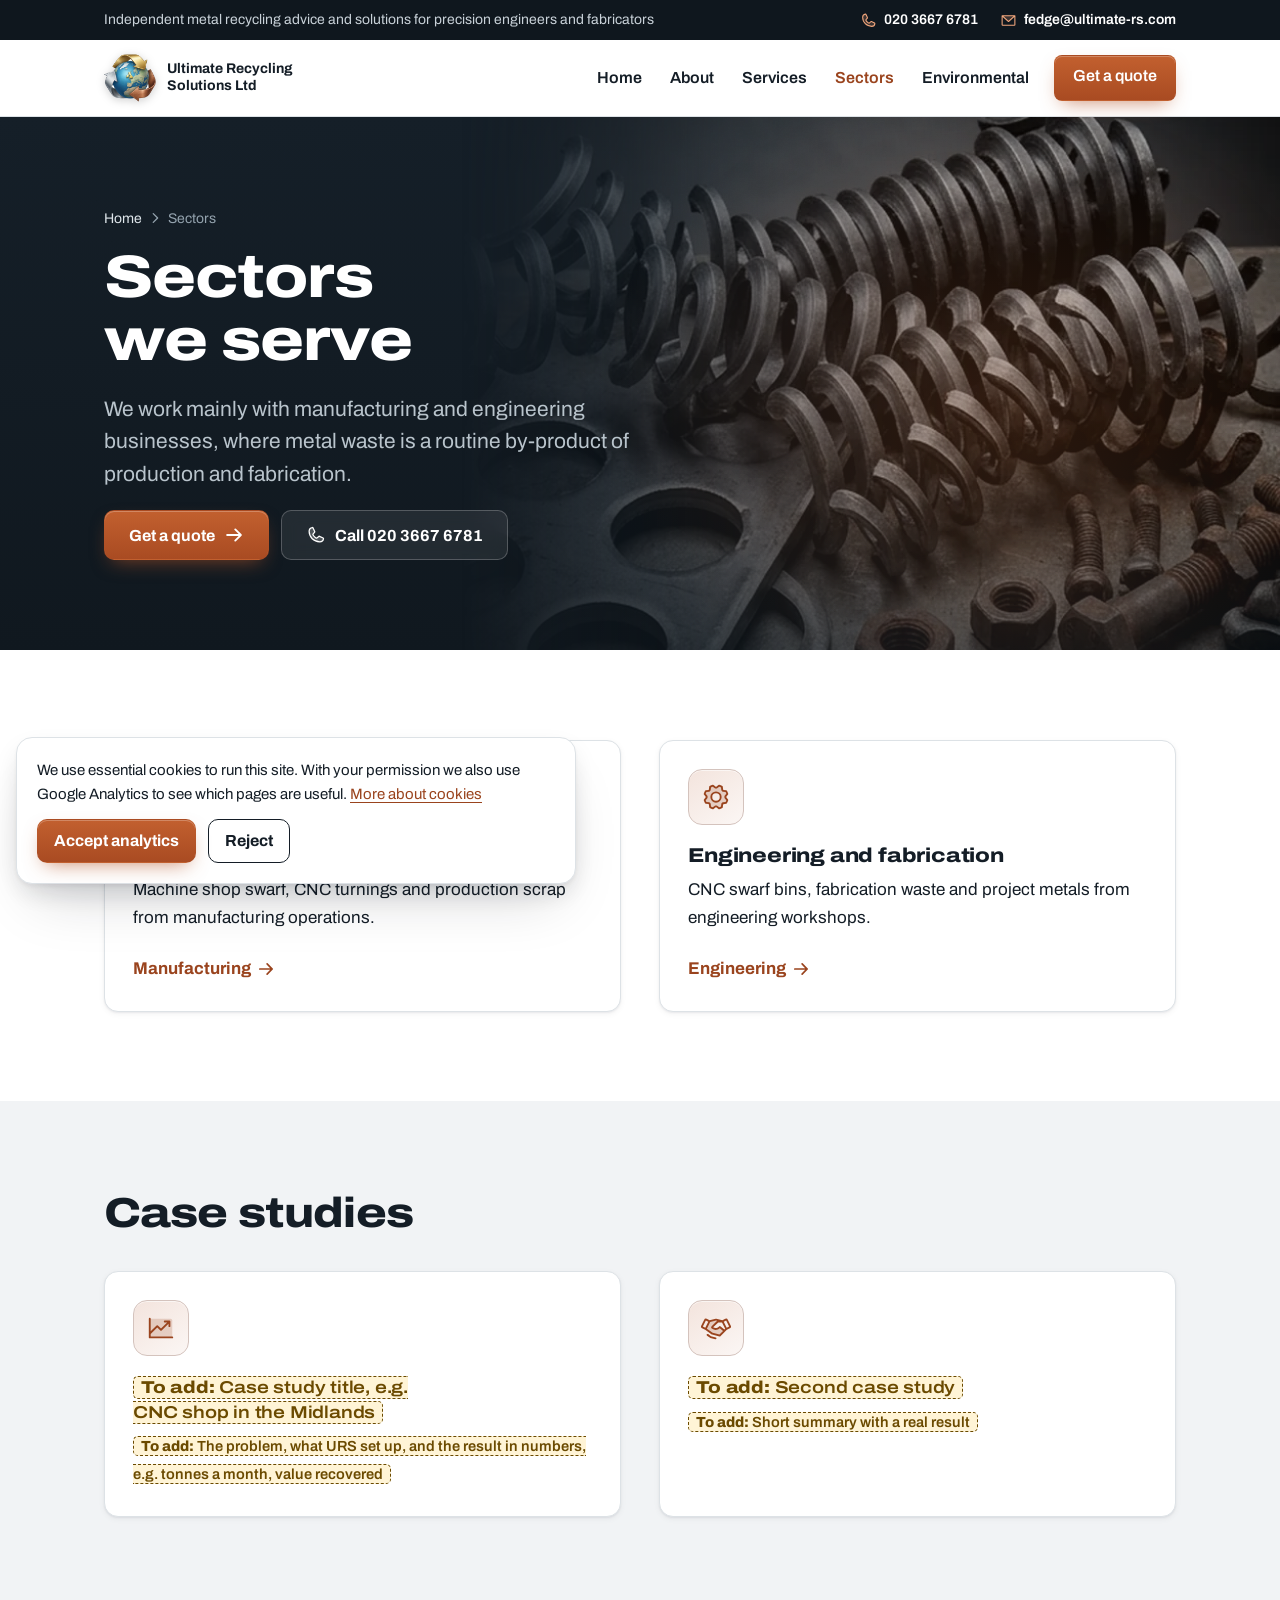
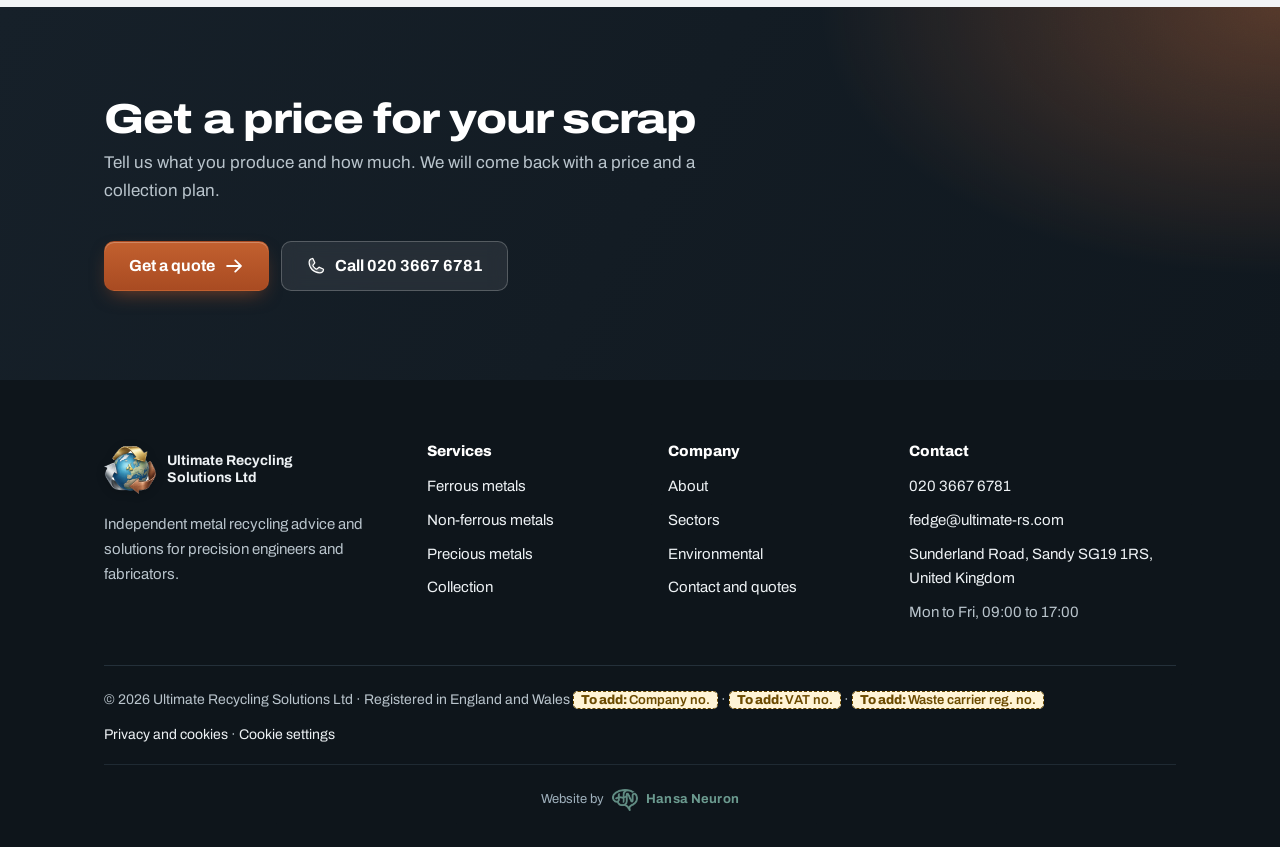
<file: sectors/index.html>
<!DOCTYPE html>
<html lang="en-GB"><head><meta charset="utf-8">
<meta name="viewport" content="width=device-width, initial-scale=1">
<title>Sectors We Serve | Manufacturing and Engineering | URS</title>
<meta name="description" content="Metal recycling for manufacturing plants, machine shops and engineering workshops across the UK.">
<link rel="canonical" href="https://www.ultimate-rs.com/sectors">
<meta property="og:type" content="website"><meta property="og:site_name" content="Ultimate Recycling Solutions Ltd">
<meta property="og:title" content="Sectors We Serve | Manufacturing and Engineering | URS"><meta property="og:description" content="Metal recycling for manufacturing plants, machine shops and engineering workshops across the UK."><meta property="og:url" content="https://www.ultimate-rs.com/sectors"><meta property="og:image" content="https://www.ultimate-rs.com/assets/images/hero-urs2-1376.jpg">
<meta name="twitter:card" content="summary">
<meta name="theme-color" content="#151f28">
<link rel="icon" type="image/png" sizes="32x32" href="../assets/images/favicon-v4-32.png"><link rel="apple-touch-icon" href="../assets/images/apple-touch-icon-v4.png">
<script>document.documentElement.classList.add('js')</script>
<link rel="preconnect" href="https://fonts.googleapis.com"><link rel="preconnect" href="https://fonts.gstatic.com" crossorigin>
<link href="https://fonts.googleapis.com/css2?family=Archivo:wdth,wght@100..125,400..800&display=swap" rel="stylesheet">
<link rel="stylesheet" href="../assets/site.css">
</head><body>
<a class="skip" href="#main">Skip to content</a>
<div class="topbar"><div class="wrap"><span>Independent metal recycling advice and solutions for precision engineers and fabricators</span><span class="tb-right"><a href="tel:+442036676781"><svg class="i" viewBox="0 0 256 256" fill="currentColor" aria-hidden="true"><path d="M223.94,174.08A48.33,48.33,0,0,1,176,216,136,136,0,0,1,40,80,48.33,48.33,0,0,1,81.92,32.06a8,8,0,0,1,8.3,4.8l21.13,47.2a8,8,0,0,1-.66,7.53L89.32,117a7.93,7.93,0,0,0-.54,7.81c8.27,16.93,25.77,34.22,42.75,42.41a7.92,7.92,0,0,0,7.83-.59l25-21.3a8,8,0,0,1,7.59-.69l47.16,21.13A8,8,0,0,1,223.94,174.08Z" opacity="0.2"/><path d="M222.37,158.46l-47.11-21.11-.13-.06a16,16,0,0,0-15.17,1.4,8.12,8.12,0,0,0-.75.56L134.87,160c-15.42-7.49-31.34-23.29-38.83-38.51l20.78-24.71c.2-.25.39-.5.57-.77a16,16,0,0,0,1.32-15.06l0-.12L97.54,33.64a16,16,0,0,0-16.62-9.52A56.26,56.26,0,0,0,32,80c0,79.4,64.6,144,144,144a56.26,56.26,0,0,0,55.88-48.92A16,16,0,0,0,222.37,158.46ZM176,208A128.14,128.14,0,0,1,48,80,40.2,40.2,0,0,1,82.87,40a.61.61,0,0,0,0,.12l21,47L83.2,111.86a6.13,6.13,0,0,0-.57.77,16,16,0,0,0-1,15.7c9.06,18.53,27.73,37.06,46.46,46.11a16,16,0,0,0,15.75-1.14,8.44,8.44,0,0,0,.74-.56L168.89,152l47,21.05h0s.08,0,.11,0A40.21,40.21,0,0,1,176,208Z"/></svg>020 3667 6781</a><a href="mailto:fedge@ultimate-rs.com"><svg class="i" viewBox="0 0 256 256" fill="currentColor" aria-hidden="true"><path d="M224,56l-96,88L32,56Z" opacity="0.2"/><path d="M224,48H32a8,8,0,0,0-8,8V192a16,16,0,0,0,16,16H216a16,16,0,0,0,16-16V56A8,8,0,0,0,224,48ZM203.43,64,128,133.15,52.57,64ZM216,192H40V74.19l82.59,75.71a8,8,0,0,0,10.82,0L216,74.19V192Z"/></svg>fedge@ultimate-rs.com</a></span></div></div>
<header class="site"><div class="wrap"><a class="brand" href="../" aria-label="Ultimate Recycling Solutions home"><img src="../assets/images/urs-logo-v4.png" alt="" width="52" height="52"><span class="name">Ultimate Recycling Solutions Ltd</span></a>
<button class="menu-btn" aria-expanded="false" aria-controls="main-nav"><span class="menu-ic"><svg class="i" viewBox="0 0 256 256" fill="currentColor" aria-hidden="true"><path d="M228,128a12,12,0,0,1-12,12H40a12,12,0,0,1,0-24H216A12,12,0,0,1,228,128ZM40,76H216a12,12,0,0,0,0-24H40a12,12,0,0,0,0,24ZM216,180H40a12,12,0,0,0,0,24H216a12,12,0,0,0,0-24Z"/></svg></span><span class="close-ic"><svg class="i" viewBox="0 0 256 256" fill="currentColor" aria-hidden="true"><path d="M208.49,191.51a12,12,0,0,1-17,17L128,145,64.49,208.49a12,12,0,0,1-17-17L111,128,47.51,64.49a12,12,0,0,1,17-17L128,111l63.51-63.52a12,12,0,0,1,17,17L145,128Z"/></svg></span><span class="lbl">Menu</span></button>
<nav class="main" id="main-nav" aria-label="Main"><ul><li><a href="../">Home</a></li><li><a href="../about/">About</a></li><li><a href="../services/">Services</a><button class="sub-toggle" aria-expanded="false" aria-controls="sub-services" aria-label="Show Services pages"><svg class="i" viewBox="0 0 256 256" fill="currentColor" aria-hidden="true"><path d="M216.49,104.49l-80,80a12,12,0,0,1-17,0l-80-80a12,12,0,0,1,17-17L128,159l71.51-71.52a12,12,0,0,1,17,17Z"/></svg></button><ul class="sub" id="sub-services"><li><a href="../services/ferrous/"><span class="sw" style="background:linear-gradient(160deg,#d3dadf,#6c7883 55%,#2f3941)" aria-hidden="true"></span>Ferrous metals</a></li><li><a href="../services/non-ferrous/"><span class="sw" style="background:linear-gradient(160deg,#fbfcfd,#b7c1c8 55%,#6f7b84)" aria-hidden="true"></span>Non-ferrous metals</a></li><li><a href="../services/precious-metals/"><span class="sw" style="background:linear-gradient(160deg,#fff0b5,#d2ab33 55%,#7f620e)" aria-hidden="true"></span>Precious metals</a></li><li><a href="../services/collection/"><span class="sw" style="background:linear-gradient(135deg,#c06633 0 33%,#b7c1c8 33% 66%,#c49c27 66%)" aria-hidden="true"></span>Collection</a></li></ul></li><li><a href="../sectors/" aria-current="page">Sectors</a><button class="sub-toggle" aria-expanded="false" aria-controls="sub-sectors" aria-label="Show Sectors pages"><svg class="i" viewBox="0 0 256 256" fill="currentColor" aria-hidden="true"><path d="M216.49,104.49l-80,80a12,12,0,0,1-17,0l-80-80a12,12,0,0,1,17-17L128,159l71.51-71.52a12,12,0,0,1,17,17Z"/></svg></button><ul class="sub" id="sub-sectors"><li><a href="../sectors/manufacturing/"><span style="color:var(--copper-ink);display:flex"><svg class="i" viewBox="0 0 256 256" fill="currentColor" aria-hidden="true"><path d="M216,136v80H40V88l64,48V88l64,48Z" opacity="0.2"/><path d="M116,176a8,8,0,0,1-8,8H80a8,8,0,0,1,0-16h28A8,8,0,0,1,116,176Zm60-8H148a8,8,0,0,0,0,16h28a8,8,0,0,0,0-16Zm64,48a8,8,0,0,1-8,8H24a8,8,0,0,1,0-16h8V88a8,8,0,0,1,12.8-6.4L96,120V88a8,8,0,0,1,12.8-6.4l38.74,29.05L159.1,29.74A16.08,16.08,0,0,1,174.94,16h18.12A16.08,16.08,0,0,1,208.9,29.74l15,105.13s.08.78.08,1.13v72h8A8,8,0,0,1,240,216Zm-77.86-94.4,8.53,6.4h36.11L193.06,32H174.94ZM48,208H208V144H168a8,8,0,0,1-4.8-1.6l-14.4-10.8,0,0L112,104v32a8,8,0,0,1-12.8,6.4L48,104Z"/></svg></span>Manufacturing</a></li><li><a href="../sectors/engineering/"><span style="color:var(--copper-ink);display:flex"><svg class="i" viewBox="0 0 256 256" fill="currentColor" aria-hidden="true"><path d="M207.86,123.18l16.78-21a99.14,99.14,0,0,0-10.07-24.29l-26.7-3a81,81,0,0,0-6.81-6.81l-3-26.71a99.43,99.43,0,0,0-24.3-10l-21,16.77a81.59,81.59,0,0,0-9.64,0l-21-16.78A99.14,99.14,0,0,0,77.91,41.43l-3,26.7a81,81,0,0,0-6.81,6.81l-26.71,3a99.43,99.43,0,0,0-10,24.3l16.77,21a81.59,81.59,0,0,0,0,9.64l-16.78,21a99.14,99.14,0,0,0,10.07,24.29l26.7,3a81,81,0,0,0,6.81,6.81l3,26.71a99.43,99.43,0,0,0,24.3,10l21-16.77a81.59,81.59,0,0,0,9.64,0l21,16.78a99.14,99.14,0,0,0,24.29-10.07l3-26.7a81,81,0,0,0,6.81-6.81l26.71-3a99.43,99.43,0,0,0,10-24.3l-16.77-21A81.59,81.59,0,0,0,207.86,123.18ZM128,168a40,40,0,1,1,40-40A40,40,0,0,1,128,168Z" opacity="0.2"/><path d="M128,80a48,48,0,1,0,48,48A48.05,48.05,0,0,0,128,80Zm0,80a32,32,0,1,1,32-32A32,32,0,0,1,128,160Zm88-29.84q.06-2.16,0-4.32l14.92-18.64a8,8,0,0,0,1.48-7.06,107.6,107.6,0,0,0-10.88-26.25,8,8,0,0,0-6-3.93l-23.72-2.64q-1.48-1.56-3-3L186,40.54a8,8,0,0,0-3.94-6,107.29,107.29,0,0,0-26.25-10.86,8,8,0,0,0-7.06,1.48L130.16,40Q128,40,125.84,40L107.2,25.11a8,8,0,0,0-7.06-1.48A107.6,107.6,0,0,0,73.89,34.51a8,8,0,0,0-3.93,6L67.32,64.27q-1.56,1.49-3,3L40.54,70a8,8,0,0,0-6,3.94,107.71,107.71,0,0,0-10.87,26.25,8,8,0,0,0,1.49,7.06L40,125.84Q40,128,40,130.16L25.11,148.8a8,8,0,0,0-1.48,7.06,107.6,107.6,0,0,0,10.88,26.25,8,8,0,0,0,6,3.93l23.72,2.64q1.49,1.56,3,3L70,215.46a8,8,0,0,0,3.94,6,107.71,107.71,0,0,0,26.25,10.87,8,8,0,0,0,7.06-1.49L125.84,216q2.16.06,4.32,0l18.64,14.92a8,8,0,0,0,7.06,1.48,107.21,107.21,0,0,0,26.25-10.88,8,8,0,0,0,3.93-6l2.64-23.72q1.56-1.48,3-3L215.46,186a8,8,0,0,0,6-3.94,107.71,107.71,0,0,0,10.87-26.25,8,8,0,0,0-1.49-7.06Zm-16.1-6.5a73.93,73.93,0,0,1,0,8.68,8,8,0,0,0,1.74,5.48l14.19,17.73a91.57,91.57,0,0,1-6.23,15L187,173.11a8,8,0,0,0-5.1,2.64,74.11,74.11,0,0,1-6.14,6.14,8,8,0,0,0-2.64,5.1l-2.51,22.58a91.32,91.32,0,0,1-15,6.23l-17.74-14.19a8,8,0,0,0-5-1.75h-.48a73.93,73.93,0,0,1-8.68,0,8.06,8.06,0,0,0-5.48,1.74L100.45,215.8a91.57,91.57,0,0,1-15-6.23L82.89,187a8,8,0,0,0-2.64-5.1,74.11,74.11,0,0,1-6.14-6.14,8,8,0,0,0-5.1-2.64L46.43,170.6a91.32,91.32,0,0,1-6.23-15l14.19-17.74a8,8,0,0,0,1.74-5.48,73.93,73.93,0,0,1,0-8.68,8,8,0,0,0-1.74-5.48L40.2,100.45a91.57,91.57,0,0,1,6.23-15L69,82.89a8,8,0,0,0,5.1-2.64,74.11,74.11,0,0,1,6.14-6.14A8,8,0,0,0,82.89,69L85.4,46.43a91.32,91.32,0,0,1,15-6.23l17.74,14.19a8,8,0,0,0,5.48,1.74,73.93,73.93,0,0,1,8.68,0,8.06,8.06,0,0,0,5.48-1.74L155.55,40.2a91.57,91.57,0,0,1,15,6.23L173.11,69a8,8,0,0,0,2.64,5.1,74.11,74.11,0,0,1,6.14,6.14,8,8,0,0,0,5.1,2.64l22.58,2.51a91.32,91.32,0,0,1,6.23,15l-14.19,17.74A8,8,0,0,0,199.87,123.66Z"/></svg></span>Engineering</a></li></ul></li><li><a href="../environmental/">Environmental</a></li><li class="nav-cta"><a class="btn btn-primary" href="../contact/">Get a quote</a></li><li class="nav-call"><a class="btn btn-ghost" href="tel:+442036676781"><svg class="i" viewBox="0 0 256 256" fill="currentColor" aria-hidden="true"><path d="M223.94,174.08A48.33,48.33,0,0,1,176,216,136,136,0,0,1,40,80,48.33,48.33,0,0,1,81.92,32.06a8,8,0,0,1,8.3,4.8l21.13,47.2a8,8,0,0,1-.66,7.53L89.32,117a7.93,7.93,0,0,0-.54,7.81c8.27,16.93,25.77,34.22,42.75,42.41a7.92,7.92,0,0,0,7.83-.59l25-21.3a8,8,0,0,1,7.59-.69l47.16,21.13A8,8,0,0,1,223.94,174.08Z" opacity="0.2"/><path d="M222.37,158.46l-47.11-21.11-.13-.06a16,16,0,0,0-15.17,1.4,8.12,8.12,0,0,0-.75.56L134.87,160c-15.42-7.49-31.34-23.29-38.83-38.51l20.78-24.71c.2-.25.39-.5.57-.77a16,16,0,0,0,1.32-15.06l0-.12L97.54,33.64a16,16,0,0,0-16.62-9.52A56.26,56.26,0,0,0,32,80c0,79.4,64.6,144,144,144a56.26,56.26,0,0,0,55.88-48.92A16,16,0,0,0,222.37,158.46ZM176,208A128.14,128.14,0,0,1,48,80,40.2,40.2,0,0,1,82.87,40a.61.61,0,0,0,0,.12l21,47L83.2,111.86a6.13,6.13,0,0,0-.57.77,16,16,0,0,0-1,15.7c9.06,18.53,27.73,37.06,46.46,46.11a16,16,0,0,0,15.75-1.14,8.44,8.44,0,0,0,.74-.56L168.89,152l47,21.05h0s.08,0,.11,0A40.21,40.21,0,0,1,176,208Z"/></svg>Call 020 3667 6781</a></li></ul></nav></div></header>
<main id="main"><section class="phero phero-photo"><picture class="phero-bg" aria-hidden="true"><source type="image/webp" srcset="../assets/images/collect-ferrous.webp"><img src="../assets/images/collect-ferrous.jpg" width="800" height="617" alt=""></picture><div class="wrap grid"><div><nav class="crumbs" aria-label="Breadcrumb"><a href="../">Home</a><span aria-hidden="true" style="display:flex;width:14px"><svg class="i" viewBox="0 0 256 256" fill="currentColor" aria-hidden="true"><path d="M184.49,136.49l-80,80a12,12,0,0,1-17-17L159,128,87.51,56.49a12,12,0,1,1,17-17l80,80A12,12,0,0,1,184.49,136.49Z"/></svg></span><span aria-current="page">Sectors</span></nav><h1>Sectors we serve</h1><p class="lede">We work mainly with manufacturing and engineering businesses, where metal waste is a routine by-product of production and fabrication.</p><div class="btns"><a class="btn btn-primary" href="../contact/">Get a quote <svg class="i" viewBox="0 0 256 256" fill="currentColor" aria-hidden="true"><path d="M224.49,136.49l-72,72a12,12,0,0,1-17-17L187,140H40a12,12,0,0,1,0-24H187L135.51,64.48a12,12,0,0,1,17-17l72,72A12,12,0,0,1,224.49,136.49Z"/></svg></a><a class="btn btn-glass" href="tel:+442036676781"><svg class="i" viewBox="0 0 256 256" fill="currentColor" aria-hidden="true"><path d="M223.94,174.08A48.33,48.33,0,0,1,176,216,136,136,0,0,1,40,80,48.33,48.33,0,0,1,81.92,32.06a8,8,0,0,1,8.3,4.8l21.13,47.2a8,8,0,0,1-.66,7.53L89.32,117a7.93,7.93,0,0,0-.54,7.81c8.27,16.93,25.77,34.22,42.75,42.41a7.92,7.92,0,0,0,7.83-.59l25-21.3a8,8,0,0,1,7.59-.69l47.16,21.13A8,8,0,0,1,223.94,174.08Z" opacity="0.2"/><path d="M222.37,158.46l-47.11-21.11-.13-.06a16,16,0,0,0-15.17,1.4,8.12,8.12,0,0,0-.75.56L134.87,160c-15.42-7.49-31.34-23.29-38.83-38.51l20.78-24.71c.2-.25.39-.5.57-.77a16,16,0,0,0,1.32-15.06l0-.12L97.54,33.64a16,16,0,0,0-16.62-9.52A56.26,56.26,0,0,0,32,80c0,79.4,64.6,144,144,144a56.26,56.26,0,0,0,55.88-48.92A16,16,0,0,0,222.37,158.46ZM176,208A128.14,128.14,0,0,1,48,80,40.2,40.2,0,0,1,82.87,40a.61.61,0,0,0,0,.12l21,47L83.2,111.86a6.13,6.13,0,0,0-.57.77,16,16,0,0,0-1,15.7c9.06,18.53,27.73,37.06,46.46,46.11a16,16,0,0,0,15.75-1.14,8.44,8.44,0,0,0,.74-.56L168.89,152l47,21.05h0s.08,0,.11,0A40.21,40.21,0,0,1,176,208Z"/></svg>Call 020 3667 6781</a></div></div></div></section>
<section class="band"><div class="wrap grid-2">
<a class="card" href="../sectors/manufacturing/" data-reveal="0"><div class="ico"><svg class="i" viewBox="0 0 256 256" fill="currentColor" aria-hidden="true"><path d="M216,136v80H40V88l64,48V88l64,48Z" opacity="0.2"/><path d="M116,176a8,8,0,0,1-8,8H80a8,8,0,0,1,0-16h28A8,8,0,0,1,116,176Zm60-8H148a8,8,0,0,0,0,16h28a8,8,0,0,0,0-16Zm64,48a8,8,0,0,1-8,8H24a8,8,0,0,1,0-16h8V88a8,8,0,0,1,12.8-6.4L96,120V88a8,8,0,0,1,12.8-6.4l38.74,29.05L159.1,29.74A16.08,16.08,0,0,1,174.94,16h18.12A16.08,16.08,0,0,1,208.9,29.74l15,105.13s.08.78.08,1.13v72h8A8,8,0,0,1,240,216Zm-77.86-94.4,8.53,6.4h36.11L193.06,32H174.94ZM48,208H208V144H168a8,8,0,0,1-4.8-1.6l-14.4-10.8,0,0L112,104v32a8,8,0,0,1-12.8,6.4L48,104Z"/></svg></div><h3>Manufacturing</h3><p>Machine shop swarf, CNC turnings and production scrap from manufacturing operations.</p><span class="more">Manufacturing <svg class="i" viewBox="0 0 256 256" fill="currentColor" aria-hidden="true"><path d="M224.49,136.49l-72,72a12,12,0,0,1-17-17L187,140H40a12,12,0,0,1,0-24H187L135.51,64.48a12,12,0,0,1,17-17l72,72A12,12,0,0,1,224.49,136.49Z"/></svg></span></a>
<a class="card" href="../sectors/engineering/" data-reveal="90"><div class="ico"><svg class="i" viewBox="0 0 256 256" fill="currentColor" aria-hidden="true"><path d="M207.86,123.18l16.78-21a99.14,99.14,0,0,0-10.07-24.29l-26.7-3a81,81,0,0,0-6.81-6.81l-3-26.71a99.43,99.43,0,0,0-24.3-10l-21,16.77a81.59,81.59,0,0,0-9.64,0l-21-16.78A99.14,99.14,0,0,0,77.91,41.43l-3,26.7a81,81,0,0,0-6.81,6.81l-26.71,3a99.43,99.43,0,0,0-10,24.3l16.77,21a81.59,81.59,0,0,0,0,9.64l-16.78,21a99.14,99.14,0,0,0,10.07,24.29l26.7,3a81,81,0,0,0,6.81,6.81l3,26.71a99.43,99.43,0,0,0,24.3,10l21-16.77a81.59,81.59,0,0,0,9.64,0l21,16.78a99.14,99.14,0,0,0,24.29-10.07l3-26.7a81,81,0,0,0,6.81-6.81l26.71-3a99.43,99.43,0,0,0,10-24.3l-16.77-21A81.59,81.59,0,0,0,207.86,123.18ZM128,168a40,40,0,1,1,40-40A40,40,0,0,1,128,168Z" opacity="0.2"/><path d="M128,80a48,48,0,1,0,48,48A48.05,48.05,0,0,0,128,80Zm0,80a32,32,0,1,1,32-32A32,32,0,0,1,128,160Zm88-29.84q.06-2.16,0-4.32l14.92-18.64a8,8,0,0,0,1.48-7.06,107.6,107.6,0,0,0-10.88-26.25,8,8,0,0,0-6-3.93l-23.72-2.64q-1.48-1.56-3-3L186,40.54a8,8,0,0,0-3.94-6,107.29,107.29,0,0,0-26.25-10.86,8,8,0,0,0-7.06,1.48L130.16,40Q128,40,125.84,40L107.2,25.11a8,8,0,0,0-7.06-1.48A107.6,107.6,0,0,0,73.89,34.51a8,8,0,0,0-3.93,6L67.32,64.27q-1.56,1.49-3,3L40.54,70a8,8,0,0,0-6,3.94,107.71,107.71,0,0,0-10.87,26.25,8,8,0,0,0,1.49,7.06L40,125.84Q40,128,40,130.16L25.11,148.8a8,8,0,0,0-1.48,7.06,107.6,107.6,0,0,0,10.88,26.25,8,8,0,0,0,6,3.93l23.72,2.64q1.49,1.56,3,3L70,215.46a8,8,0,0,0,3.94,6,107.71,107.71,0,0,0,26.25,10.87,8,8,0,0,0,7.06-1.49L125.84,216q2.16.06,4.32,0l18.64,14.92a8,8,0,0,0,7.06,1.48,107.21,107.21,0,0,0,26.25-10.88,8,8,0,0,0,3.93-6l2.64-23.72q1.56-1.48,3-3L215.46,186a8,8,0,0,0,6-3.94,107.71,107.71,0,0,0,10.87-26.25,8,8,0,0,0-1.49-7.06Zm-16.1-6.5a73.93,73.93,0,0,1,0,8.68,8,8,0,0,0,1.74,5.48l14.19,17.73a91.57,91.57,0,0,1-6.23,15L187,173.11a8,8,0,0,0-5.1,2.64,74.11,74.11,0,0,1-6.14,6.14,8,8,0,0,0-2.64,5.1l-2.51,22.58a91.32,91.32,0,0,1-15,6.23l-17.74-14.19a8,8,0,0,0-5-1.75h-.48a73.93,73.93,0,0,1-8.68,0,8.06,8.06,0,0,0-5.48,1.74L100.45,215.8a91.57,91.57,0,0,1-15-6.23L82.89,187a8,8,0,0,0-2.64-5.1,74.11,74.11,0,0,1-6.14-6.14,8,8,0,0,0-5.1-2.64L46.43,170.6a91.32,91.32,0,0,1-6.23-15l14.19-17.74a8,8,0,0,0,1.74-5.48,73.93,73.93,0,0,1,0-8.68,8,8,0,0,0-1.74-5.48L40.2,100.45a91.57,91.57,0,0,1,6.23-15L69,82.89a8,8,0,0,0,5.1-2.64,74.11,74.11,0,0,1,6.14-6.14A8,8,0,0,0,82.89,69L85.4,46.43a91.32,91.32,0,0,1,15-6.23l17.74,14.19a8,8,0,0,0,5.48,1.74,73.93,73.93,0,0,1,8.68,0,8.06,8.06,0,0,0,5.48-1.74L155.55,40.2a91.57,91.57,0,0,1,15,6.23L173.11,69a8,8,0,0,0,2.64,5.1,74.11,74.11,0,0,1,6.14,6.14,8,8,0,0,0,5.1,2.64l22.58,2.51a91.32,91.32,0,0,1,6.23,15l-14.19,17.74A8,8,0,0,0,199.87,123.66Z"/></svg></div><h3>Engineering and fabrication</h3><p>CNC swarf bins, fabrication waste and project metals from engineering workshops.</p><span class="more">Engineering <svg class="i" viewBox="0 0 256 256" fill="currentColor" aria-hidden="true"><path d="M224.49,136.49l-72,72a12,12,0,0,1-17-17L187,140H40a12,12,0,0,1,0-24H187L135.51,64.48a12,12,0,0,1,17-17l72,72A12,12,0,0,1,224.49,136.49Z"/></svg></span></a></div></section>
<section class="band alu"><div class="wrap"><div class="section-head" data-reveal><h2>Case studies</h2></div><div class="grid-2">
<div class="card" data-reveal><div class="ico"><svg class="i" viewBox="0 0 256 256" fill="currentColor" aria-hidden="true"><path d="M224,64V208H32V48H208A16,16,0,0,1,224,64Z" opacity="0.2"/><path d="M232,208a8,8,0,0,1-8,8H32a8,8,0,0,1-8-8V48a8,8,0,0,1,16,0V156.69l50.34-50.35a8,8,0,0,1,11.32,0L128,132.69,180.69,80H160a8,8,0,0,1,0-16h40a8,8,0,0,1,8,8v40a8,8,0,0,1-16,0V91.31l-58.34,58.35a8,8,0,0,1-11.32,0L96,123.31l-56,56V200H224A8,8,0,0,1,232,208Z"/></svg></div><h3><span class="ph">Case study title, e.g. CNC shop in the Midlands</span></h3><p><span class="ph">The problem, what URS set up, and the result in numbers, e.g. tonnes a month, value recovered</span></p></div>
<div class="card" data-reveal="90"><div class="ico"><svg class="i" viewBox="0 0 256 256" fill="currentColor" aria-hidden="true"><path d="M200,152l-40,40L96,176,40,136,72.68,70.63,128,56l55.32,14.63L183.6,72H144L98.34,116.29a8,8,0,0,0,1.38,12.42C117.23,139.9,141,139.13,160,120Z" opacity="0.2"/><path d="M254.3,107.91,228.78,56.85a16,16,0,0,0-21.47-7.15L182.44,62.13,130.05,48.27a8.14,8.14,0,0,0-4.1,0L73.56,62.13,48.69,49.7a16,16,0,0,0-21.47,7.15L1.7,107.9a16,16,0,0,0,7.15,21.47l27,13.51,55.49,39.63a8.06,8.06,0,0,0,2.71,1.25l64,16a8,8,0,0,0,7.6-2.1l55.07-55.08,26.42-13.21a16,16,0,0,0,7.15-21.46Zm-54.89,33.37L165,113.72a8,8,0,0,0-10.68.61C136.51,132.27,116.66,130,104,122L147.24,80h31.81l27.21,54.41ZM41.53,64,62,74.22,36.43,125.27,16,115.06Zm116,119.13L99.42,168.61l-49.2-35.14,28-56L128,64.28l9.8,2.59-45,43.68-.08.09a16,16,0,0,0,2.72,24.81c20.56,13.13,45.37,11,64.91-5L188,152.66Zm62-57.87-25.52-51L214.47,64,240,115.06Zm-87.75,92.67a8,8,0,0,1-7.75,6.06,8.13,8.13,0,0,1-1.95-.24L80.41,213.33a7.89,7.89,0,0,1-2.71-1.25L51.35,193.26a8,8,0,0,1,9.3-13l25.11,17.94L126,208.24A8,8,0,0,1,131.82,217.94Z"/></svg></div><h3><span class="ph">Second case study</span></h3><p><span class="ph">Short summary with a real result</span></p></div></div></div></section><section class="band dark cta-band"><div class="wrap"><div data-reveal><h2>Get a price for your scrap</h2><p>Tell us what you produce and how much. We will come back with a price and a collection plan.</p></div>
<div class="btns" data-reveal="100"><a class="btn btn-primary" href="../contact/">Get a quote <svg class="i" viewBox="0 0 256 256" fill="currentColor" aria-hidden="true"><path d="M224.49,136.49l-72,72a12,12,0,0,1-17-17L187,140H40a12,12,0,0,1,0-24H187L135.51,64.48a12,12,0,0,1,17-17l72,72A12,12,0,0,1,224.49,136.49Z"/></svg></a><a class="btn btn-glass" href="tel:+442036676781"><svg class="i" viewBox="0 0 256 256" fill="currentColor" aria-hidden="true"><path d="M223.94,174.08A48.33,48.33,0,0,1,176,216,136,136,0,0,1,40,80,48.33,48.33,0,0,1,81.92,32.06a8,8,0,0,1,8.3,4.8l21.13,47.2a8,8,0,0,1-.66,7.53L89.32,117a7.93,7.93,0,0,0-.54,7.81c8.27,16.93,25.77,34.22,42.75,42.41a7.92,7.92,0,0,0,7.83-.59l25-21.3a8,8,0,0,1,7.59-.69l47.16,21.13A8,8,0,0,1,223.94,174.08Z" opacity="0.2"/><path d="M222.37,158.46l-47.11-21.11-.13-.06a16,16,0,0,0-15.17,1.4,8.12,8.12,0,0,0-.75.56L134.87,160c-15.42-7.49-31.34-23.29-38.83-38.51l20.78-24.71c.2-.25.39-.5.57-.77a16,16,0,0,0,1.32-15.06l0-.12L97.54,33.64a16,16,0,0,0-16.62-9.52A56.26,56.26,0,0,0,32,80c0,79.4,64.6,144,144,144a56.26,56.26,0,0,0,55.88-48.92A16,16,0,0,0,222.37,158.46ZM176,208A128.14,128.14,0,0,1,48,80,40.2,40.2,0,0,1,82.87,40a.61.61,0,0,0,0,.12l21,47L83.2,111.86a6.13,6.13,0,0,0-.57.77,16,16,0,0,0-1,15.7c9.06,18.53,27.73,37.06,46.46,46.11a16,16,0,0,0,15.75-1.14,8.44,8.44,0,0,0,.74-.56L168.89,152l47,21.05h0s.08,0,.11,0A40.21,40.21,0,0,1,176,208Z"/></svg>Call 020 3667 6781</a></div></div></section></main>
<footer class="site"><div class="wrap"><div class="f-grid">
<div><a class="brand" href="../" aria-label="Ultimate Recycling Solutions home"><img src="../assets/images/urs-logo-v4.png" alt="" width="52" height="52"><span class="name">Ultimate Recycling Solutions Ltd</span></a><p style="margin-top:16px">Independent metal recycling advice and solutions for precision engineers and fabricators.</p></div>
<div><h2>Services</h2><ul><li><a href="../services/ferrous/">Ferrous metals</a></li><li><a href="../services/non-ferrous/">Non-ferrous metals</a></li><li><a href="../services/precious-metals/">Precious metals</a></li><li><a href="../services/collection/">Collection</a></li></ul></div>
<div><h2>Company</h2><ul><li><a href="../about/">About</a></li><li><a href="../sectors/">Sectors</a></li><li><a href="../environmental/">Environmental</a></li><li><a href="../contact/">Contact and quotes</a></li></ul></div>
<div><h2>Contact</h2><ul><li><a href="tel:+442036676781">020 3667 6781</a></li><li><a href="mailto:fedge@ultimate-rs.com">fedge@ultimate-rs.com</a></li><li><a href="https://www.google.com/maps/search/?api=1&query=Sunderland+Road+Sandy+SG19+1RS">Sunderland Road, Sandy SG19 1RS, United Kingdom</a></li><li>Mon to Fri, 09:00 to 17:00</li></ul></div>
</div>
<div class="f-legal"><span>© <span data-year>2026</span> Ultimate Recycling Solutions Ltd · Registered in England and Wales <span class="ph">Company no.</span> · <span class="ph">VAT no.</span> · <span class="ph">Waste carrier reg. no.</span></span>
<span><a href="../privacy/">Privacy and cookies</a> · <button class="linkbtn" data-cookie="settings">Cookie settings</button></span></div>
<div class="hn-credit"><a href="https://www.hansaneuron.de" target="_blank" rel="noopener">Website by <img src="../assets/images/hansaneuron-logo.png" alt="" width="26" height="22"><b>Hansa Neuron</b></a></div></div></footer>
<div class="mbar"><a class="btn btn-ghost" href="tel:+442036676781"><svg class="i" viewBox="0 0 256 256" fill="currentColor" aria-hidden="true"><path d="M223.94,174.08A48.33,48.33,0,0,1,176,216,136,136,0,0,1,40,80,48.33,48.33,0,0,1,81.92,32.06a8,8,0,0,1,8.3,4.8l21.13,47.2a8,8,0,0,1-.66,7.53L89.32,117a7.93,7.93,0,0,0-.54,7.81c8.27,16.93,25.77,34.22,42.75,42.41a7.92,7.92,0,0,0,7.83-.59l25-21.3a8,8,0,0,1,7.59-.69l47.16,21.13A8,8,0,0,1,223.94,174.08Z" opacity="0.2"/><path d="M222.37,158.46l-47.11-21.11-.13-.06a16,16,0,0,0-15.17,1.4,8.12,8.12,0,0,0-.75.56L134.87,160c-15.42-7.49-31.34-23.29-38.83-38.51l20.78-24.71c.2-.25.39-.5.57-.77a16,16,0,0,0,1.32-15.06l0-.12L97.54,33.64a16,16,0,0,0-16.62-9.52A56.26,56.26,0,0,0,32,80c0,79.4,64.6,144,144,144a56.26,56.26,0,0,0,55.88-48.92A16,16,0,0,0,222.37,158.46ZM176,208A128.14,128.14,0,0,1,48,80,40.2,40.2,0,0,1,82.87,40a.61.61,0,0,0,0,.12l21,47L83.2,111.86a6.13,6.13,0,0,0-.57.77,16,16,0,0,0-1,15.7c9.06,18.53,27.73,37.06,46.46,46.11a16,16,0,0,0,15.75-1.14,8.44,8.44,0,0,0,.74-.56L168.89,152l47,21.05h0s.08,0,.11,0A40.21,40.21,0,0,1,176,208Z"/></svg>Call</a><a class="btn btn-primary" href="../contact/">Get a quote</a></div>
<div class="cookie" role="dialog" aria-label="Cookie choices"><p>We use essential cookies to run this site. With your permission we also use Google Analytics to see which pages are useful. <a href="../privacy/">More about cookies</a></p>
<div class="btns"><button class="btn btn-primary" data-cookie="accept">Accept analytics</button><button class="btn btn-ghost" data-cookie="reject">Reject</button></div></div>
<script src="../assets/site.js"></script>
</body></html>
</file>
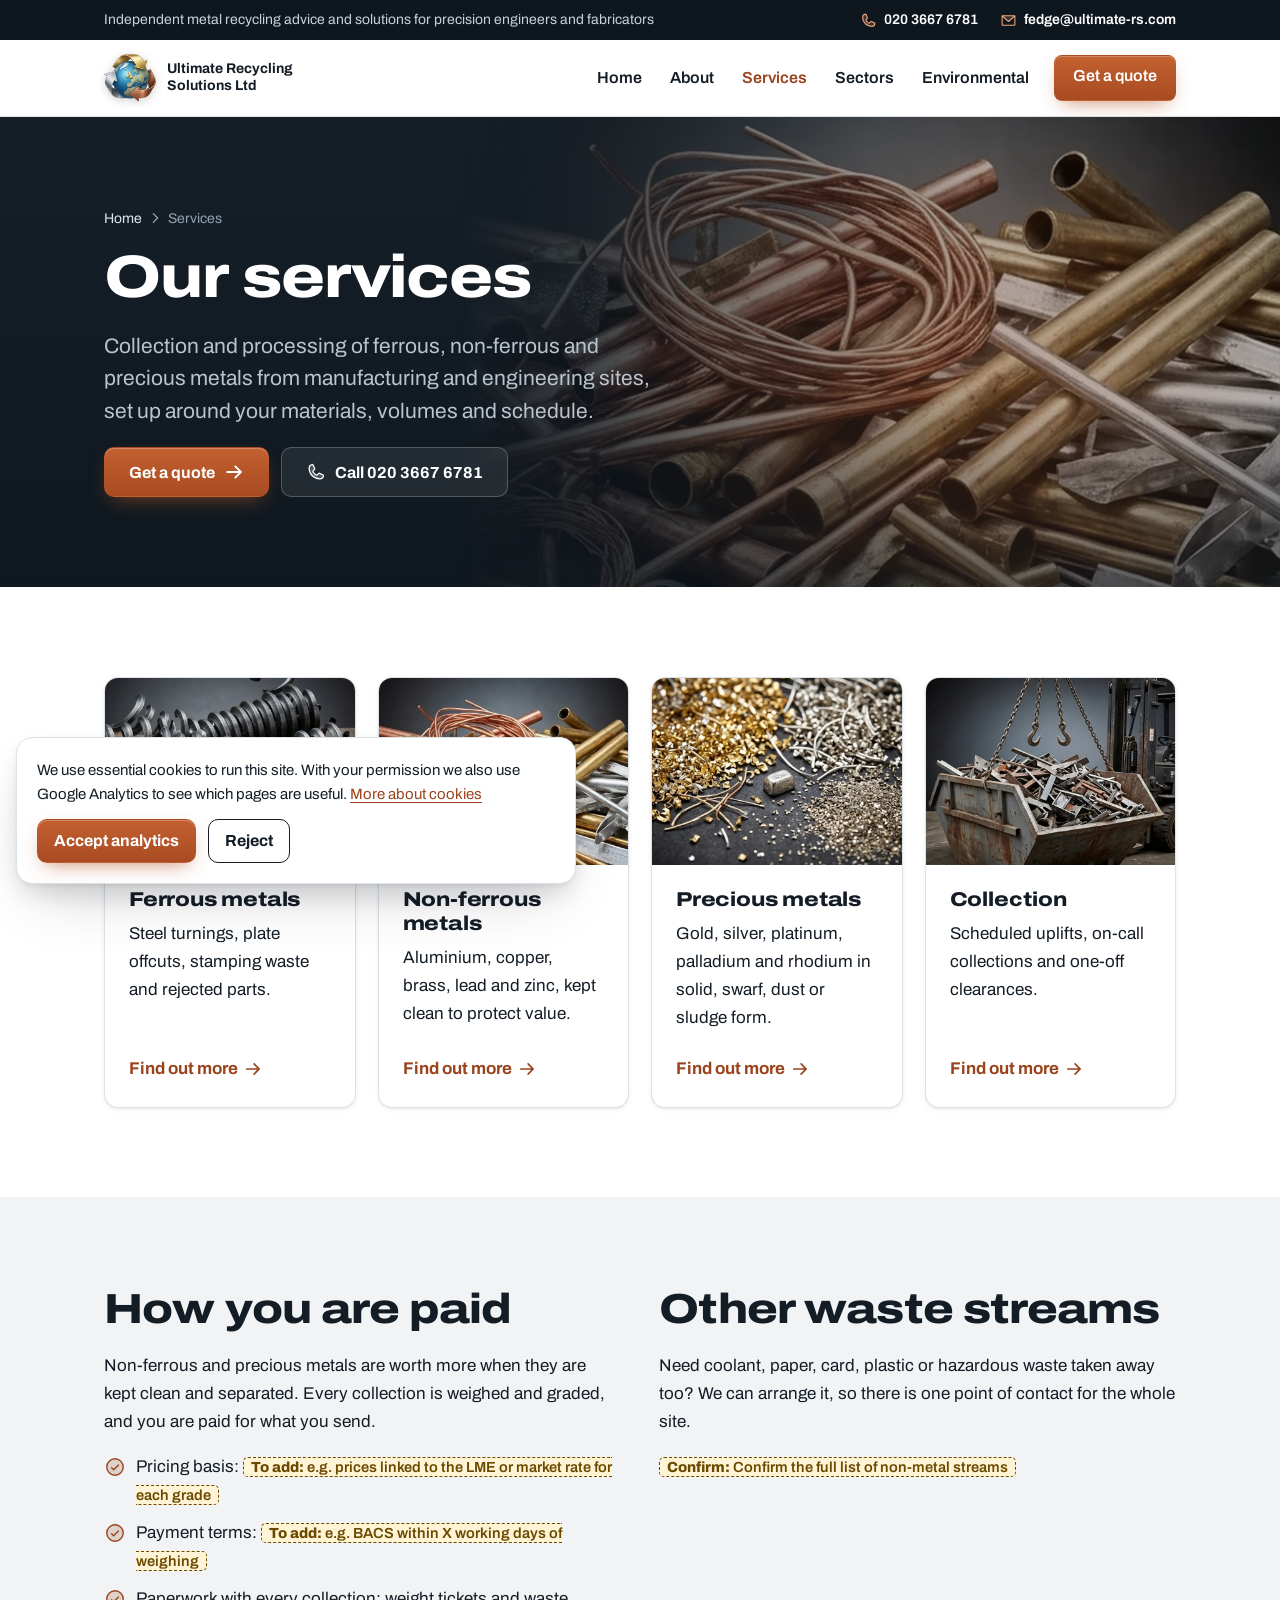
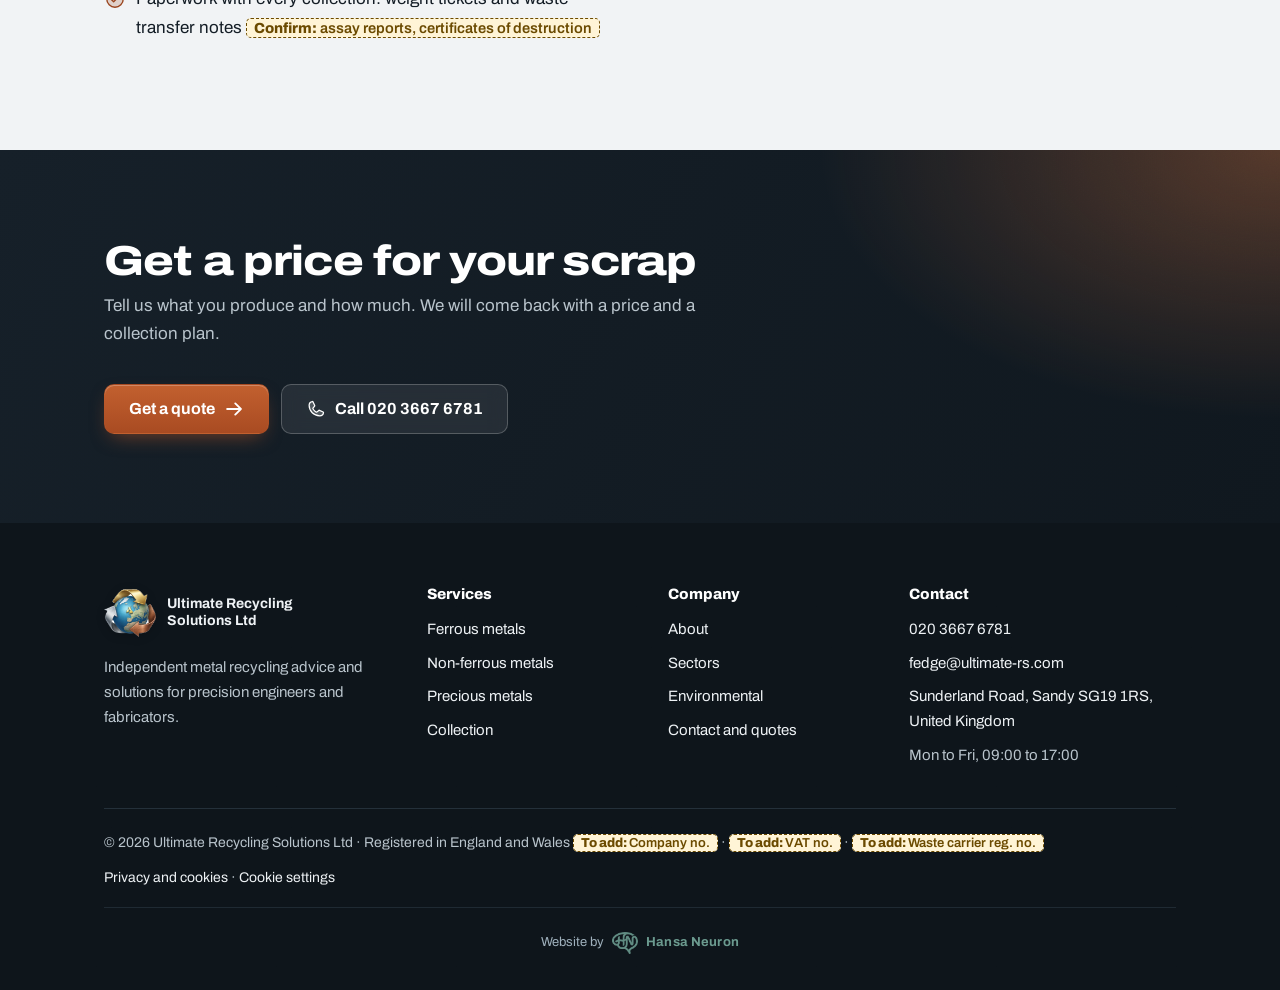
<file: services/index.html>
<!DOCTYPE html>
<html lang="en-GB"><head><meta charset="utf-8">
<meta name="viewport" content="width=device-width, initial-scale=1">
<title>Metal Recycling Services | Ultimate Recycling Solutions</title>
<meta name="description" content="Ferrous, non-ferrous and precious metal recycling plus scheduled swarf collection for UK manufacturing and engineering sites.">
<link rel="canonical" href="https://www.ultimate-rs.com/services">
<meta property="og:type" content="website"><meta property="og:site_name" content="Ultimate Recycling Solutions Ltd">
<meta property="og:title" content="Metal Recycling Services | Ultimate Recycling Solutions"><meta property="og:description" content="Ferrous, non-ferrous and precious metal recycling plus scheduled swarf collection for UK manufacturing and engineering sites."><meta property="og:url" content="https://www.ultimate-rs.com/services"><meta property="og:image" content="https://www.ultimate-rs.com/assets/images/hero-urs2-1376.jpg">
<meta name="twitter:card" content="summary">
<meta name="theme-color" content="#151f28">
<link rel="icon" type="image/png" sizes="32x32" href="../assets/images/favicon-v4-32.png"><link rel="apple-touch-icon" href="../assets/images/apple-touch-icon-v4.png">
<script>document.documentElement.classList.add('js')</script>
<link rel="preconnect" href="https://fonts.googleapis.com"><link rel="preconnect" href="https://fonts.gstatic.com" crossorigin>
<link href="https://fonts.googleapis.com/css2?family=Archivo:wdth,wght@100..125,400..800&display=swap" rel="stylesheet">
<link rel="stylesheet" href="../assets/site.css">
</head><body>
<a class="skip" href="#main">Skip to content</a>
<div class="topbar"><div class="wrap"><span>Independent metal recycling advice and solutions for precision engineers and fabricators</span><span class="tb-right"><a href="tel:+442036676781"><svg class="i" viewBox="0 0 256 256" fill="currentColor" aria-hidden="true"><path d="M223.94,174.08A48.33,48.33,0,0,1,176,216,136,136,0,0,1,40,80,48.33,48.33,0,0,1,81.92,32.06a8,8,0,0,1,8.3,4.8l21.13,47.2a8,8,0,0,1-.66,7.53L89.32,117a7.93,7.93,0,0,0-.54,7.81c8.27,16.93,25.77,34.22,42.75,42.41a7.92,7.92,0,0,0,7.83-.59l25-21.3a8,8,0,0,1,7.59-.69l47.16,21.13A8,8,0,0,1,223.94,174.08Z" opacity="0.2"/><path d="M222.37,158.46l-47.11-21.11-.13-.06a16,16,0,0,0-15.17,1.4,8.12,8.12,0,0,0-.75.56L134.87,160c-15.42-7.49-31.34-23.29-38.83-38.51l20.78-24.71c.2-.25.39-.5.57-.77a16,16,0,0,0,1.32-15.06l0-.12L97.54,33.64a16,16,0,0,0-16.62-9.52A56.26,56.26,0,0,0,32,80c0,79.4,64.6,144,144,144a56.26,56.26,0,0,0,55.88-48.92A16,16,0,0,0,222.37,158.46ZM176,208A128.14,128.14,0,0,1,48,80,40.2,40.2,0,0,1,82.87,40a.61.61,0,0,0,0,.12l21,47L83.2,111.86a6.13,6.13,0,0,0-.57.77,16,16,0,0,0-1,15.7c9.06,18.53,27.73,37.06,46.46,46.11a16,16,0,0,0,15.75-1.14,8.44,8.44,0,0,0,.74-.56L168.89,152l47,21.05h0s.08,0,.11,0A40.21,40.21,0,0,1,176,208Z"/></svg>020 3667 6781</a><a href="mailto:fedge@ultimate-rs.com"><svg class="i" viewBox="0 0 256 256" fill="currentColor" aria-hidden="true"><path d="M224,56l-96,88L32,56Z" opacity="0.2"/><path d="M224,48H32a8,8,0,0,0-8,8V192a16,16,0,0,0,16,16H216a16,16,0,0,0,16-16V56A8,8,0,0,0,224,48ZM203.43,64,128,133.15,52.57,64ZM216,192H40V74.19l82.59,75.71a8,8,0,0,0,10.82,0L216,74.19V192Z"/></svg>fedge@ultimate-rs.com</a></span></div></div>
<header class="site"><div class="wrap"><a class="brand" href="../" aria-label="Ultimate Recycling Solutions home"><img src="../assets/images/urs-logo-v4.png" alt="" width="52" height="52"><span class="name">Ultimate Recycling Solutions Ltd</span></a>
<button class="menu-btn" aria-expanded="false" aria-controls="main-nav"><span class="menu-ic"><svg class="i" viewBox="0 0 256 256" fill="currentColor" aria-hidden="true"><path d="M228,128a12,12,0,0,1-12,12H40a12,12,0,0,1,0-24H216A12,12,0,0,1,228,128ZM40,76H216a12,12,0,0,0,0-24H40a12,12,0,0,0,0,24ZM216,180H40a12,12,0,0,0,0,24H216a12,12,0,0,0,0-24Z"/></svg></span><span class="close-ic"><svg class="i" viewBox="0 0 256 256" fill="currentColor" aria-hidden="true"><path d="M208.49,191.51a12,12,0,0,1-17,17L128,145,64.49,208.49a12,12,0,0,1-17-17L111,128,47.51,64.49a12,12,0,0,1,17-17L128,111l63.51-63.52a12,12,0,0,1,17,17L145,128Z"/></svg></span><span class="lbl">Menu</span></button>
<nav class="main" id="main-nav" aria-label="Main"><ul><li><a href="../">Home</a></li><li><a href="../about/">About</a></li><li><a href="../services/" aria-current="page">Services</a><button class="sub-toggle" aria-expanded="false" aria-controls="sub-services" aria-label="Show Services pages"><svg class="i" viewBox="0 0 256 256" fill="currentColor" aria-hidden="true"><path d="M216.49,104.49l-80,80a12,12,0,0,1-17,0l-80-80a12,12,0,0,1,17-17L128,159l71.51-71.52a12,12,0,0,1,17,17Z"/></svg></button><ul class="sub" id="sub-services"><li><a href="../services/ferrous/"><span class="sw" style="background:linear-gradient(160deg,#d3dadf,#6c7883 55%,#2f3941)" aria-hidden="true"></span>Ferrous metals</a></li><li><a href="../services/non-ferrous/"><span class="sw" style="background:linear-gradient(160deg,#fbfcfd,#b7c1c8 55%,#6f7b84)" aria-hidden="true"></span>Non-ferrous metals</a></li><li><a href="../services/precious-metals/"><span class="sw" style="background:linear-gradient(160deg,#fff0b5,#d2ab33 55%,#7f620e)" aria-hidden="true"></span>Precious metals</a></li><li><a href="../services/collection/"><span class="sw" style="background:linear-gradient(135deg,#c06633 0 33%,#b7c1c8 33% 66%,#c49c27 66%)" aria-hidden="true"></span>Collection</a></li></ul></li><li><a href="../sectors/">Sectors</a><button class="sub-toggle" aria-expanded="false" aria-controls="sub-sectors" aria-label="Show Sectors pages"><svg class="i" viewBox="0 0 256 256" fill="currentColor" aria-hidden="true"><path d="M216.49,104.49l-80,80a12,12,0,0,1-17,0l-80-80a12,12,0,0,1,17-17L128,159l71.51-71.52a12,12,0,0,1,17,17Z"/></svg></button><ul class="sub" id="sub-sectors"><li><a href="../sectors/manufacturing/"><span style="color:var(--copper-ink);display:flex"><svg class="i" viewBox="0 0 256 256" fill="currentColor" aria-hidden="true"><path d="M216,136v80H40V88l64,48V88l64,48Z" opacity="0.2"/><path d="M116,176a8,8,0,0,1-8,8H80a8,8,0,0,1,0-16h28A8,8,0,0,1,116,176Zm60-8H148a8,8,0,0,0,0,16h28a8,8,0,0,0,0-16Zm64,48a8,8,0,0,1-8,8H24a8,8,0,0,1,0-16h8V88a8,8,0,0,1,12.8-6.4L96,120V88a8,8,0,0,1,12.8-6.4l38.74,29.05L159.1,29.74A16.08,16.08,0,0,1,174.94,16h18.12A16.08,16.08,0,0,1,208.9,29.74l15,105.13s.08.78.08,1.13v72h8A8,8,0,0,1,240,216Zm-77.86-94.4,8.53,6.4h36.11L193.06,32H174.94ZM48,208H208V144H168a8,8,0,0,1-4.8-1.6l-14.4-10.8,0,0L112,104v32a8,8,0,0,1-12.8,6.4L48,104Z"/></svg></span>Manufacturing</a></li><li><a href="../sectors/engineering/"><span style="color:var(--copper-ink);display:flex"><svg class="i" viewBox="0 0 256 256" fill="currentColor" aria-hidden="true"><path d="M207.86,123.18l16.78-21a99.14,99.14,0,0,0-10.07-24.29l-26.7-3a81,81,0,0,0-6.81-6.81l-3-26.71a99.43,99.43,0,0,0-24.3-10l-21,16.77a81.59,81.59,0,0,0-9.64,0l-21-16.78A99.14,99.14,0,0,0,77.91,41.43l-3,26.7a81,81,0,0,0-6.81,6.81l-26.71,3a99.43,99.43,0,0,0-10,24.3l16.77,21a81.59,81.59,0,0,0,0,9.64l-16.78,21a99.14,99.14,0,0,0,10.07,24.29l26.7,3a81,81,0,0,0,6.81,6.81l3,26.71a99.43,99.43,0,0,0,24.3,10l21-16.77a81.59,81.59,0,0,0,9.64,0l21,16.78a99.14,99.14,0,0,0,24.29-10.07l3-26.7a81,81,0,0,0,6.81-6.81l26.71-3a99.43,99.43,0,0,0,10-24.3l-16.77-21A81.59,81.59,0,0,0,207.86,123.18ZM128,168a40,40,0,1,1,40-40A40,40,0,0,1,128,168Z" opacity="0.2"/><path d="M128,80a48,48,0,1,0,48,48A48.05,48.05,0,0,0,128,80Zm0,80a32,32,0,1,1,32-32A32,32,0,0,1,128,160Zm88-29.84q.06-2.16,0-4.32l14.92-18.64a8,8,0,0,0,1.48-7.06,107.6,107.6,0,0,0-10.88-26.25,8,8,0,0,0-6-3.93l-23.72-2.64q-1.48-1.56-3-3L186,40.54a8,8,0,0,0-3.94-6,107.29,107.29,0,0,0-26.25-10.86,8,8,0,0,0-7.06,1.48L130.16,40Q128,40,125.84,40L107.2,25.11a8,8,0,0,0-7.06-1.48A107.6,107.6,0,0,0,73.89,34.51a8,8,0,0,0-3.93,6L67.32,64.27q-1.56,1.49-3,3L40.54,70a8,8,0,0,0-6,3.94,107.71,107.71,0,0,0-10.87,26.25,8,8,0,0,0,1.49,7.06L40,125.84Q40,128,40,130.16L25.11,148.8a8,8,0,0,0-1.48,7.06,107.6,107.6,0,0,0,10.88,26.25,8,8,0,0,0,6,3.93l23.72,2.64q1.49,1.56,3,3L70,215.46a8,8,0,0,0,3.94,6,107.71,107.71,0,0,0,26.25,10.87,8,8,0,0,0,7.06-1.49L125.84,216q2.16.06,4.32,0l18.64,14.92a8,8,0,0,0,7.06,1.48,107.21,107.21,0,0,0,26.25-10.88,8,8,0,0,0,3.93-6l2.64-23.72q1.56-1.48,3-3L215.46,186a8,8,0,0,0,6-3.94,107.71,107.71,0,0,0,10.87-26.25,8,8,0,0,0-1.49-7.06Zm-16.1-6.5a73.93,73.93,0,0,1,0,8.68,8,8,0,0,0,1.74,5.48l14.19,17.73a91.57,91.57,0,0,1-6.23,15L187,173.11a8,8,0,0,0-5.1,2.64,74.11,74.11,0,0,1-6.14,6.14,8,8,0,0,0-2.64,5.1l-2.51,22.58a91.32,91.32,0,0,1-15,6.23l-17.74-14.19a8,8,0,0,0-5-1.75h-.48a73.93,73.93,0,0,1-8.68,0,8.06,8.06,0,0,0-5.48,1.74L100.45,215.8a91.57,91.57,0,0,1-15-6.23L82.89,187a8,8,0,0,0-2.64-5.1,74.11,74.11,0,0,1-6.14-6.14,8,8,0,0,0-5.1-2.64L46.43,170.6a91.32,91.32,0,0,1-6.23-15l14.19-17.74a8,8,0,0,0,1.74-5.48,73.93,73.93,0,0,1,0-8.68,8,8,0,0,0-1.74-5.48L40.2,100.45a91.57,91.57,0,0,1,6.23-15L69,82.89a8,8,0,0,0,5.1-2.64,74.11,74.11,0,0,1,6.14-6.14A8,8,0,0,0,82.89,69L85.4,46.43a91.32,91.32,0,0,1,15-6.23l17.74,14.19a8,8,0,0,0,5.48,1.74,73.93,73.93,0,0,1,8.68,0,8.06,8.06,0,0,0,5.48-1.74L155.55,40.2a91.57,91.57,0,0,1,15,6.23L173.11,69a8,8,0,0,0,2.64,5.1,74.11,74.11,0,0,1,6.14,6.14,8,8,0,0,0,5.1,2.64l22.58,2.51a91.32,91.32,0,0,1,6.23,15l-14.19,17.74A8,8,0,0,0,199.87,123.66Z"/></svg></span>Engineering</a></li></ul></li><li><a href="../environmental/">Environmental</a></li><li class="nav-cta"><a class="btn btn-primary" href="../contact/">Get a quote</a></li><li class="nav-call"><a class="btn btn-ghost" href="tel:+442036676781"><svg class="i" viewBox="0 0 256 256" fill="currentColor" aria-hidden="true"><path d="M223.94,174.08A48.33,48.33,0,0,1,176,216,136,136,0,0,1,40,80,48.33,48.33,0,0,1,81.92,32.06a8,8,0,0,1,8.3,4.8l21.13,47.2a8,8,0,0,1-.66,7.53L89.32,117a7.93,7.93,0,0,0-.54,7.81c8.27,16.93,25.77,34.22,42.75,42.41a7.92,7.92,0,0,0,7.83-.59l25-21.3a8,8,0,0,1,7.59-.69l47.16,21.13A8,8,0,0,1,223.94,174.08Z" opacity="0.2"/><path d="M222.37,158.46l-47.11-21.11-.13-.06a16,16,0,0,0-15.17,1.4,8.12,8.12,0,0,0-.75.56L134.87,160c-15.42-7.49-31.34-23.29-38.83-38.51l20.78-24.71c.2-.25.39-.5.57-.77a16,16,0,0,0,1.32-15.06l0-.12L97.54,33.64a16,16,0,0,0-16.62-9.52A56.26,56.26,0,0,0,32,80c0,79.4,64.6,144,144,144a56.26,56.26,0,0,0,55.88-48.92A16,16,0,0,0,222.37,158.46ZM176,208A128.14,128.14,0,0,1,48,80,40.2,40.2,0,0,1,82.87,40a.61.61,0,0,0,0,.12l21,47L83.2,111.86a6.13,6.13,0,0,0-.57.77,16,16,0,0,0-1,15.7c9.06,18.53,27.73,37.06,46.46,46.11a16,16,0,0,0,15.75-1.14,8.44,8.44,0,0,0,.74-.56L168.89,152l47,21.05h0s.08,0,.11,0A40.21,40.21,0,0,1,176,208Z"/></svg>Call 020 3667 6781</a></li></ul></nav></div></header>
<main id="main"><section class="phero phero-photo"><picture class="phero-bg" aria-hidden="true"><source type="image/webp" srcset="../assets/images/collect-non-ferrous.webp"><img src="../assets/images/collect-non-ferrous.jpg" width="800" height="617" alt=""></picture><div class="wrap grid"><div><nav class="crumbs" aria-label="Breadcrumb"><a href="../">Home</a><span aria-hidden="true" style="display:flex;width:14px"><svg class="i" viewBox="0 0 256 256" fill="currentColor" aria-hidden="true"><path d="M184.49,136.49l-80,80a12,12,0,0,1-17-17L159,128,87.51,56.49a12,12,0,1,1,17-17l80,80A12,12,0,0,1,184.49,136.49Z"/></svg></span><span aria-current="page">Services</span></nav><h1>Our services</h1><p class="lede">Collection and processing of ferrous, non-ferrous and precious metals from manufacturing and engineering sites, set up around your materials, volumes and schedule.</p><div class="btns"><a class="btn btn-primary" href="../contact/">Get a quote <svg class="i" viewBox="0 0 256 256" fill="currentColor" aria-hidden="true"><path d="M224.49,136.49l-72,72a12,12,0,0,1-17-17L187,140H40a12,12,0,0,1,0-24H187L135.51,64.48a12,12,0,0,1,17-17l72,72A12,12,0,0,1,224.49,136.49Z"/></svg></a><a class="btn btn-glass" href="tel:+442036676781"><svg class="i" viewBox="0 0 256 256" fill="currentColor" aria-hidden="true"><path d="M223.94,174.08A48.33,48.33,0,0,1,176,216,136,136,0,0,1,40,80,48.33,48.33,0,0,1,81.92,32.06a8,8,0,0,1,8.3,4.8l21.13,47.2a8,8,0,0,1-.66,7.53L89.32,117a7.93,7.93,0,0,0-.54,7.81c8.27,16.93,25.77,34.22,42.75,42.41a7.92,7.92,0,0,0,7.83-.59l25-21.3a8,8,0,0,1,7.59-.69l47.16,21.13A8,8,0,0,1,223.94,174.08Z" opacity="0.2"/><path d="M222.37,158.46l-47.11-21.11-.13-.06a16,16,0,0,0-15.17,1.4,8.12,8.12,0,0,0-.75.56L134.87,160c-15.42-7.49-31.34-23.29-38.83-38.51l20.78-24.71c.2-.25.39-.5.57-.77a16,16,0,0,0,1.32-15.06l0-.12L97.54,33.64a16,16,0,0,0-16.62-9.52A56.26,56.26,0,0,0,32,80c0,79.4,64.6,144,144,144a56.26,56.26,0,0,0,55.88-48.92A16,16,0,0,0,222.37,158.46ZM176,208A128.14,128.14,0,0,1,48,80,40.2,40.2,0,0,1,82.87,40a.61.61,0,0,0,0,.12l21,47L83.2,111.86a6.13,6.13,0,0,0-.57.77,16,16,0,0,0-1,15.7c9.06,18.53,27.73,37.06,46.46,46.11a16,16,0,0,0,15.75-1.14,8.44,8.44,0,0,0,.74-.56L168.89,152l47,21.05h0s.08,0,.11,0A40.21,40.21,0,0,1,176,208Z"/></svg>Call 020 3667 6781</a></div></div></div></section>
<section class="band"><div class="wrap"><div class="grid-4"><a class="card media" href="../services/ferrous/" data-reveal="0"><div class="media-top"><picture><source type="image/webp" srcset="../assets/images/collect-ferrous.webp"><img src="../assets/images/collect-ferrous.jpg" width="800" height="617" loading="lazy" alt="Steel turnings, plate offcuts and old bolts"></picture></div><div class="body"><h3>Ferrous metals</h3><p>Steel turnings, plate offcuts, stamping waste and rejected parts.</p><span class="more">Find out more <svg class="i" viewBox="0 0 256 256" fill="currentColor" aria-hidden="true"><path d="M224.49,136.49l-72,72a12,12,0,0,1-17-17L187,140H40a12,12,0,0,1,0-24H187L135.51,64.48a12,12,0,0,1,17-17l72,72A12,12,0,0,1,224.49,136.49Z"/></svg></span></div></a><a class="card media" href="../services/non-ferrous/" data-reveal="80"><div class="media-top"><picture><source type="image/webp" srcset="../assets/images/collect-non-ferrous.webp"><img src="../assets/images/collect-non-ferrous.jpg" width="800" height="617" loading="lazy" alt="Copper wire, copper and brass tube and aluminium offcuts"></picture></div><div class="body"><h3>Non-ferrous metals</h3><p>Aluminium, copper, brass, lead and zinc, kept clean to protect value.</p><span class="more">Find out more <svg class="i" viewBox="0 0 256 256" fill="currentColor" aria-hidden="true"><path d="M224.49,136.49l-72,72a12,12,0,0,1-17-17L187,140H40a12,12,0,0,1,0-24H187L135.51,64.48a12,12,0,0,1,17-17l72,72A12,12,0,0,1,224.49,136.49Z"/></svg></span></div></a><a class="card media" href="../services/precious-metals/" data-reveal="160"><div class="media-top"><picture><source type="image/webp" srcset="../assets/images/collect-precious.webp"><img src="../assets/images/collect-precious.jpg" width="800" height="617" loading="lazy" alt="Gold and silver grains and filings"></picture></div><div class="body"><h3>Precious metals</h3><p>Gold, silver, platinum, palladium and rhodium in solid, swarf, dust or sludge form.</p><span class="more">Find out more <svg class="i" viewBox="0 0 256 256" fill="currentColor" aria-hidden="true"><path d="M224.49,136.49l-72,72a12,12,0,0,1-17-17L187,140H40a12,12,0,0,1,0-24H187L135.51,64.48a12,12,0,0,1,17-17l72,72A12,12,0,0,1,224.49,136.49Z"/></svg></span></div></a><a class="card media" href="../services/collection/" data-reveal="240"><div class="media-top"><picture><source type="image/webp" srcset="../assets/images/collect-collection.webp"><img src="../assets/images/collect-collection.jpg" width="800" height="617" loading="lazy" alt="A skip of scrap metal being lifted by a forklift"></picture></div><div class="body"><h3>Collection</h3><p>Scheduled uplifts, on-call collections and one-off clearances.</p><span class="more">Find out more <svg class="i" viewBox="0 0 256 256" fill="currentColor" aria-hidden="true"><path d="M224.49,136.49l-72,72a12,12,0,0,1-17-17L187,140H40a12,12,0,0,1,0-24H187L135.51,64.48a12,12,0,0,1,17-17l72,72A12,12,0,0,1,224.49,136.49Z"/></svg></span></div></a></div></div></section>
<section class="band alu"><div class="wrap grid-2"><div data-reveal><h2>How you are paid</h2>
<p>Non-ferrous and precious metals are worth more when they are kept clean and separated. Every collection is weighed and graded, and you are paid for what you send.</p>
<ul class="ticks"><li><svg class="i" viewBox="0 0 256 256" fill="currentColor" aria-hidden="true"><path d="M224,128a96,96,0,1,1-96-96A96,96,0,0,1,224,128Z" opacity="0.2"/><path d="M173.66,98.34a8,8,0,0,1,0,11.32l-56,56a8,8,0,0,1-11.32,0l-24-24a8,8,0,0,1,11.32-11.32L112,148.69l50.34-50.35A8,8,0,0,1,173.66,98.34ZM232,128A104,104,0,1,1,128,24,104.11,104.11,0,0,1,232,128Zm-16,0a88,88,0,1,0-88,88A88.1,88.1,0,0,0,216,128Z"/></svg>Pricing basis: <span class="ph">e.g. prices linked to the LME or market rate for each grade</span></li><li><svg class="i" viewBox="0 0 256 256" fill="currentColor" aria-hidden="true"><path d="M224,128a96,96,0,1,1-96-96A96,96,0,0,1,224,128Z" opacity="0.2"/><path d="M173.66,98.34a8,8,0,0,1,0,11.32l-56,56a8,8,0,0,1-11.32,0l-24-24a8,8,0,0,1,11.32-11.32L112,148.69l50.34-50.35A8,8,0,0,1,173.66,98.34ZM232,128A104,104,0,1,1,128,24,104.11,104.11,0,0,1,232,128Zm-16,0a88,88,0,1,0-88,88A88.1,88.1,0,0,0,216,128Z"/></svg>Payment terms: <span class="ph">e.g. BACS within X working days of weighing</span></li><li><svg class="i" viewBox="0 0 256 256" fill="currentColor" aria-hidden="true"><path d="M224,128a96,96,0,1,1-96-96A96,96,0,0,1,224,128Z" opacity="0.2"/><path d="M173.66,98.34a8,8,0,0,1,0,11.32l-56,56a8,8,0,0,1-11.32,0l-24-24a8,8,0,0,1,11.32-11.32L112,148.69l50.34-50.35A8,8,0,0,1,173.66,98.34ZM232,128A104,104,0,1,1,128,24,104.11,104.11,0,0,1,232,128Zm-16,0a88,88,0,1,0-88,88A88.1,88.1,0,0,0,216,128Z"/></svg>Paperwork with every collection: weight tickets and waste transfer notes <span class="ph confirm">assay reports, certificates of destruction</span></li></ul></div><div data-reveal="100"><h2>Other waste streams</h2>
<p>Need coolant, paper, card, plastic or hazardous waste taken away too? We can arrange it, so there is one point of contact for the whole site.</p><span class="ph confirm">Confirm the full list of non-metal streams</span></div></div></section><section class="band dark cta-band"><div class="wrap"><div data-reveal><h2>Get a price for your scrap</h2><p>Tell us what you produce and how much. We will come back with a price and a collection plan.</p></div>
<div class="btns" data-reveal="100"><a class="btn btn-primary" href="../contact/">Get a quote <svg class="i" viewBox="0 0 256 256" fill="currentColor" aria-hidden="true"><path d="M224.49,136.49l-72,72a12,12,0,0,1-17-17L187,140H40a12,12,0,0,1,0-24H187L135.51,64.48a12,12,0,0,1,17-17l72,72A12,12,0,0,1,224.49,136.49Z"/></svg></a><a class="btn btn-glass" href="tel:+442036676781"><svg class="i" viewBox="0 0 256 256" fill="currentColor" aria-hidden="true"><path d="M223.94,174.08A48.33,48.33,0,0,1,176,216,136,136,0,0,1,40,80,48.33,48.33,0,0,1,81.92,32.06a8,8,0,0,1,8.3,4.8l21.13,47.2a8,8,0,0,1-.66,7.53L89.32,117a7.93,7.93,0,0,0-.54,7.81c8.27,16.93,25.77,34.22,42.75,42.41a7.92,7.92,0,0,0,7.83-.59l25-21.3a8,8,0,0,1,7.59-.69l47.16,21.13A8,8,0,0,1,223.94,174.08Z" opacity="0.2"/><path d="M222.37,158.46l-47.11-21.11-.13-.06a16,16,0,0,0-15.17,1.4,8.12,8.12,0,0,0-.75.56L134.87,160c-15.42-7.49-31.34-23.29-38.83-38.51l20.78-24.71c.2-.25.39-.5.57-.77a16,16,0,0,0,1.32-15.06l0-.12L97.54,33.64a16,16,0,0,0-16.62-9.52A56.26,56.26,0,0,0,32,80c0,79.4,64.6,144,144,144a56.26,56.26,0,0,0,55.88-48.92A16,16,0,0,0,222.37,158.46ZM176,208A128.14,128.14,0,0,1,48,80,40.2,40.2,0,0,1,82.87,40a.61.61,0,0,0,0,.12l21,47L83.2,111.86a6.13,6.13,0,0,0-.57.77,16,16,0,0,0-1,15.7c9.06,18.53,27.73,37.06,46.46,46.11a16,16,0,0,0,15.75-1.14,8.44,8.44,0,0,0,.74-.56L168.89,152l47,21.05h0s.08,0,.11,0A40.21,40.21,0,0,1,176,208Z"/></svg>Call 020 3667 6781</a></div></div></section></main>
<footer class="site"><div class="wrap"><div class="f-grid">
<div><a class="brand" href="../" aria-label="Ultimate Recycling Solutions home"><img src="../assets/images/urs-logo-v4.png" alt="" width="52" height="52"><span class="name">Ultimate Recycling Solutions Ltd</span></a><p style="margin-top:16px">Independent metal recycling advice and solutions for precision engineers and fabricators.</p></div>
<div><h2>Services</h2><ul><li><a href="../services/ferrous/">Ferrous metals</a></li><li><a href="../services/non-ferrous/">Non-ferrous metals</a></li><li><a href="../services/precious-metals/">Precious metals</a></li><li><a href="../services/collection/">Collection</a></li></ul></div>
<div><h2>Company</h2><ul><li><a href="../about/">About</a></li><li><a href="../sectors/">Sectors</a></li><li><a href="../environmental/">Environmental</a></li><li><a href="../contact/">Contact and quotes</a></li></ul></div>
<div><h2>Contact</h2><ul><li><a href="tel:+442036676781">020 3667 6781</a></li><li><a href="mailto:fedge@ultimate-rs.com">fedge@ultimate-rs.com</a></li><li><a href="https://www.google.com/maps/search/?api=1&query=Sunderland+Road+Sandy+SG19+1RS">Sunderland Road, Sandy SG19 1RS, United Kingdom</a></li><li>Mon to Fri, 09:00 to 17:00</li></ul></div>
</div>
<div class="f-legal"><span>© <span data-year>2026</span> Ultimate Recycling Solutions Ltd · Registered in England and Wales <span class="ph">Company no.</span> · <span class="ph">VAT no.</span> · <span class="ph">Waste carrier reg. no.</span></span>
<span><a href="../privacy/">Privacy and cookies</a> · <button class="linkbtn" data-cookie="settings">Cookie settings</button></span></div>
<div class="hn-credit"><a href="https://www.hansaneuron.de" target="_blank" rel="noopener">Website by <img src="../assets/images/hansaneuron-logo.png" alt="" width="26" height="22"><b>Hansa Neuron</b></a></div></div></footer>
<div class="mbar"><a class="btn btn-ghost" href="tel:+442036676781"><svg class="i" viewBox="0 0 256 256" fill="currentColor" aria-hidden="true"><path d="M223.94,174.08A48.33,48.33,0,0,1,176,216,136,136,0,0,1,40,80,48.33,48.33,0,0,1,81.92,32.06a8,8,0,0,1,8.3,4.8l21.13,47.2a8,8,0,0,1-.66,7.53L89.32,117a7.93,7.93,0,0,0-.54,7.81c8.27,16.93,25.77,34.22,42.75,42.41a7.92,7.92,0,0,0,7.83-.59l25-21.3a8,8,0,0,1,7.59-.69l47.16,21.13A8,8,0,0,1,223.94,174.08Z" opacity="0.2"/><path d="M222.37,158.46l-47.11-21.11-.13-.06a16,16,0,0,0-15.17,1.4,8.12,8.12,0,0,0-.75.56L134.87,160c-15.42-7.49-31.34-23.29-38.83-38.51l20.78-24.71c.2-.25.39-.5.57-.77a16,16,0,0,0,1.32-15.06l0-.12L97.54,33.64a16,16,0,0,0-16.62-9.52A56.26,56.26,0,0,0,32,80c0,79.4,64.6,144,144,144a56.26,56.26,0,0,0,55.88-48.92A16,16,0,0,0,222.37,158.46ZM176,208A128.14,128.14,0,0,1,48,80,40.2,40.2,0,0,1,82.87,40a.61.61,0,0,0,0,.12l21,47L83.2,111.86a6.13,6.13,0,0,0-.57.77,16,16,0,0,0-1,15.7c9.06,18.53,27.73,37.06,46.46,46.11a16,16,0,0,0,15.75-1.14,8.44,8.44,0,0,0,.74-.56L168.89,152l47,21.05h0s.08,0,.11,0A40.21,40.21,0,0,1,176,208Z"/></svg>Call</a><a class="btn btn-primary" href="../contact/">Get a quote</a></div>
<div class="cookie" role="dialog" aria-label="Cookie choices"><p>We use essential cookies to run this site. With your permission we also use Google Analytics to see which pages are useful. <a href="../privacy/">More about cookies</a></p>
<div class="btns"><button class="btn btn-primary" data-cookie="accept">Accept analytics</button><button class="btn btn-ghost" data-cookie="reject">Reject</button></div></div>
<script src="../assets/site.js"></script>
</body></html>
</file>
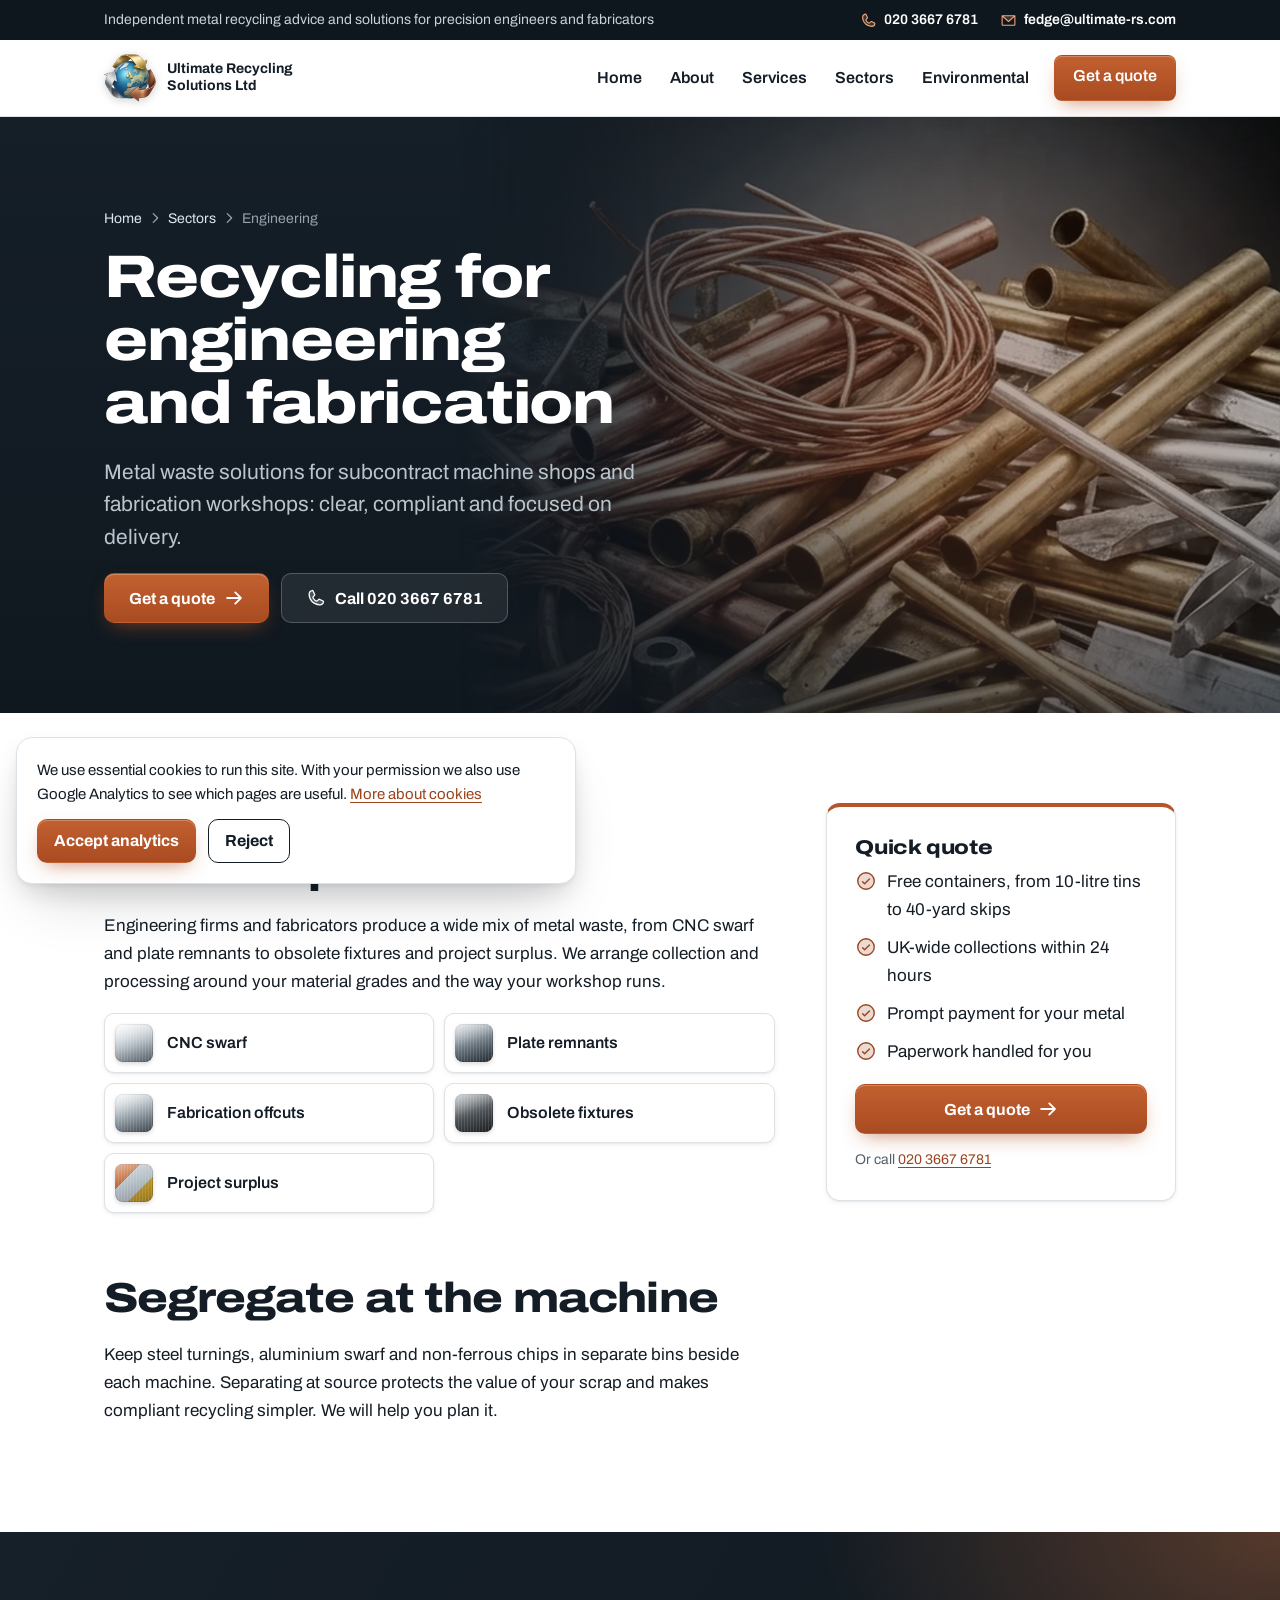
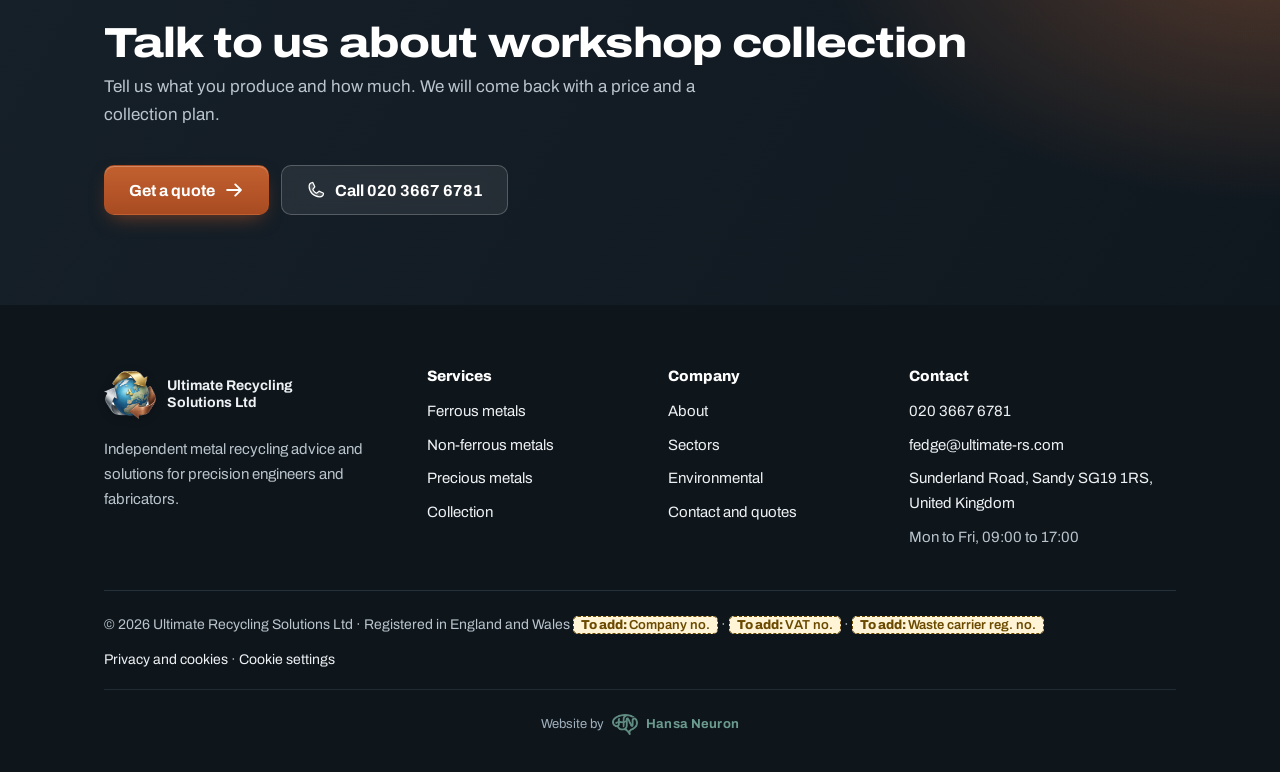
<file: sectors/engineering/index.html>
<!DOCTYPE html>
<html lang="en-GB"><head><meta charset="utf-8">
<meta name="viewport" content="width=device-width, initial-scale=1">
<title>Engineering Workshop Metal Recycling | URS</title>
<meta name="description" content="CNC swarf, plate remnants and fabrication waste recycling for engineering firms, subcontract machine shops and fabricators.">
<link rel="canonical" href="https://www.ultimate-rs.com/sectors/engineering">
<meta property="og:type" content="website"><meta property="og:site_name" content="Ultimate Recycling Solutions Ltd">
<meta property="og:title" content="Engineering Workshop Metal Recycling | URS"><meta property="og:description" content="CNC swarf, plate remnants and fabrication waste recycling for engineering firms, subcontract machine shops and fabricators."><meta property="og:url" content="https://www.ultimate-rs.com/sectors/engineering"><meta property="og:image" content="https://www.ultimate-rs.com/assets/images/hero-urs2-1376.jpg">
<meta name="twitter:card" content="summary">
<meta name="theme-color" content="#151f28">
<link rel="icon" type="image/png" sizes="32x32" href="../../assets/images/favicon-v4-32.png"><link rel="apple-touch-icon" href="../../assets/images/apple-touch-icon-v4.png">
<script>document.documentElement.classList.add('js')</script>
<link rel="preconnect" href="https://fonts.googleapis.com"><link rel="preconnect" href="https://fonts.gstatic.com" crossorigin>
<link href="https://fonts.googleapis.com/css2?family=Archivo:wdth,wght@100..125,400..800&display=swap" rel="stylesheet">
<link rel="stylesheet" href="../../assets/site.css">
</head><body>
<a class="skip" href="#main">Skip to content</a>
<div class="topbar"><div class="wrap"><span>Independent metal recycling advice and solutions for precision engineers and fabricators</span><span class="tb-right"><a href="tel:+442036676781"><svg class="i" viewBox="0 0 256 256" fill="currentColor" aria-hidden="true"><path d="M223.94,174.08A48.33,48.33,0,0,1,176,216,136,136,0,0,1,40,80,48.33,48.33,0,0,1,81.92,32.06a8,8,0,0,1,8.3,4.8l21.13,47.2a8,8,0,0,1-.66,7.53L89.32,117a7.93,7.93,0,0,0-.54,7.81c8.27,16.93,25.77,34.22,42.75,42.41a7.92,7.92,0,0,0,7.83-.59l25-21.3a8,8,0,0,1,7.59-.69l47.16,21.13A8,8,0,0,1,223.94,174.08Z" opacity="0.2"/><path d="M222.37,158.46l-47.11-21.11-.13-.06a16,16,0,0,0-15.17,1.4,8.12,8.12,0,0,0-.75.56L134.87,160c-15.42-7.49-31.34-23.29-38.83-38.51l20.78-24.71c.2-.25.39-.5.57-.77a16,16,0,0,0,1.32-15.06l0-.12L97.54,33.64a16,16,0,0,0-16.62-9.52A56.26,56.26,0,0,0,32,80c0,79.4,64.6,144,144,144a56.26,56.26,0,0,0,55.88-48.92A16,16,0,0,0,222.37,158.46ZM176,208A128.14,128.14,0,0,1,48,80,40.2,40.2,0,0,1,82.87,40a.61.61,0,0,0,0,.12l21,47L83.2,111.86a6.13,6.13,0,0,0-.57.77,16,16,0,0,0-1,15.7c9.06,18.53,27.73,37.06,46.46,46.11a16,16,0,0,0,15.75-1.14,8.44,8.44,0,0,0,.74-.56L168.89,152l47,21.05h0s.08,0,.11,0A40.21,40.21,0,0,1,176,208Z"/></svg>020 3667 6781</a><a href="mailto:fedge@ultimate-rs.com"><svg class="i" viewBox="0 0 256 256" fill="currentColor" aria-hidden="true"><path d="M224,56l-96,88L32,56Z" opacity="0.2"/><path d="M224,48H32a8,8,0,0,0-8,8V192a16,16,0,0,0,16,16H216a16,16,0,0,0,16-16V56A8,8,0,0,0,224,48ZM203.43,64,128,133.15,52.57,64ZM216,192H40V74.19l82.59,75.71a8,8,0,0,0,10.82,0L216,74.19V192Z"/></svg>fedge@ultimate-rs.com</a></span></div></div>
<header class="site"><div class="wrap"><a class="brand" href="../../" aria-label="Ultimate Recycling Solutions home"><img src="../../assets/images/urs-logo-v4.png" alt="" width="52" height="52"><span class="name">Ultimate Recycling Solutions Ltd</span></a>
<button class="menu-btn" aria-expanded="false" aria-controls="main-nav"><span class="menu-ic"><svg class="i" viewBox="0 0 256 256" fill="currentColor" aria-hidden="true"><path d="M228,128a12,12,0,0,1-12,12H40a12,12,0,0,1,0-24H216A12,12,0,0,1,228,128ZM40,76H216a12,12,0,0,0,0-24H40a12,12,0,0,0,0,24ZM216,180H40a12,12,0,0,0,0,24H216a12,12,0,0,0,0-24Z"/></svg></span><span class="close-ic"><svg class="i" viewBox="0 0 256 256" fill="currentColor" aria-hidden="true"><path d="M208.49,191.51a12,12,0,0,1-17,17L128,145,64.49,208.49a12,12,0,0,1-17-17L111,128,47.51,64.49a12,12,0,0,1,17-17L128,111l63.51-63.52a12,12,0,0,1,17,17L145,128Z"/></svg></span><span class="lbl">Menu</span></button>
<nav class="main" id="main-nav" aria-label="Main"><ul><li><a href="../../">Home</a></li><li><a href="../../about/">About</a></li><li><a href="../../services/">Services</a><button class="sub-toggle" aria-expanded="false" aria-controls="sub-services" aria-label="Show Services pages"><svg class="i" viewBox="0 0 256 256" fill="currentColor" aria-hidden="true"><path d="M216.49,104.49l-80,80a12,12,0,0,1-17,0l-80-80a12,12,0,0,1,17-17L128,159l71.51-71.52a12,12,0,0,1,17,17Z"/></svg></button><ul class="sub" id="sub-services"><li><a href="../../services/ferrous/"><span class="sw" style="background:linear-gradient(160deg,#d3dadf,#6c7883 55%,#2f3941)" aria-hidden="true"></span>Ferrous metals</a></li><li><a href="../../services/non-ferrous/"><span class="sw" style="background:linear-gradient(160deg,#fbfcfd,#b7c1c8 55%,#6f7b84)" aria-hidden="true"></span>Non-ferrous metals</a></li><li><a href="../../services/precious-metals/"><span class="sw" style="background:linear-gradient(160deg,#fff0b5,#d2ab33 55%,#7f620e)" aria-hidden="true"></span>Precious metals</a></li><li><a href="../../services/collection/"><span class="sw" style="background:linear-gradient(135deg,#c06633 0 33%,#b7c1c8 33% 66%,#c49c27 66%)" aria-hidden="true"></span>Collection</a></li></ul></li><li><a href="../../sectors/">Sectors</a><button class="sub-toggle" aria-expanded="false" aria-controls="sub-sectors" aria-label="Show Sectors pages"><svg class="i" viewBox="0 0 256 256" fill="currentColor" aria-hidden="true"><path d="M216.49,104.49l-80,80a12,12,0,0,1-17,0l-80-80a12,12,0,0,1,17-17L128,159l71.51-71.52a12,12,0,0,1,17,17Z"/></svg></button><ul class="sub" id="sub-sectors"><li><a href="../../sectors/manufacturing/"><span style="color:var(--copper-ink);display:flex"><svg class="i" viewBox="0 0 256 256" fill="currentColor" aria-hidden="true"><path d="M216,136v80H40V88l64,48V88l64,48Z" opacity="0.2"/><path d="M116,176a8,8,0,0,1-8,8H80a8,8,0,0,1,0-16h28A8,8,0,0,1,116,176Zm60-8H148a8,8,0,0,0,0,16h28a8,8,0,0,0,0-16Zm64,48a8,8,0,0,1-8,8H24a8,8,0,0,1,0-16h8V88a8,8,0,0,1,12.8-6.4L96,120V88a8,8,0,0,1,12.8-6.4l38.74,29.05L159.1,29.74A16.08,16.08,0,0,1,174.94,16h18.12A16.08,16.08,0,0,1,208.9,29.74l15,105.13s.08.78.08,1.13v72h8A8,8,0,0,1,240,216Zm-77.86-94.4,8.53,6.4h36.11L193.06,32H174.94ZM48,208H208V144H168a8,8,0,0,1-4.8-1.6l-14.4-10.8,0,0L112,104v32a8,8,0,0,1-12.8,6.4L48,104Z"/></svg></span>Manufacturing</a></li><li><a href="../../sectors/engineering/" aria-current=page><span style="color:var(--copper-ink);display:flex"><svg class="i" viewBox="0 0 256 256" fill="currentColor" aria-hidden="true"><path d="M207.86,123.18l16.78-21a99.14,99.14,0,0,0-10.07-24.29l-26.7-3a81,81,0,0,0-6.81-6.81l-3-26.71a99.43,99.43,0,0,0-24.3-10l-21,16.77a81.59,81.59,0,0,0-9.64,0l-21-16.78A99.14,99.14,0,0,0,77.91,41.43l-3,26.7a81,81,0,0,0-6.81,6.81l-26.71,3a99.43,99.43,0,0,0-10,24.3l16.77,21a81.59,81.59,0,0,0,0,9.64l-16.78,21a99.14,99.14,0,0,0,10.07,24.29l26.7,3a81,81,0,0,0,6.81,6.81l3,26.71a99.43,99.43,0,0,0,24.3,10l21-16.77a81.59,81.59,0,0,0,9.64,0l21,16.78a99.14,99.14,0,0,0,24.29-10.07l3-26.7a81,81,0,0,0,6.81-6.81l26.71-3a99.43,99.43,0,0,0,10-24.3l-16.77-21A81.59,81.59,0,0,0,207.86,123.18ZM128,168a40,40,0,1,1,40-40A40,40,0,0,1,128,168Z" opacity="0.2"/><path d="M128,80a48,48,0,1,0,48,48A48.05,48.05,0,0,0,128,80Zm0,80a32,32,0,1,1,32-32A32,32,0,0,1,128,160Zm88-29.84q.06-2.16,0-4.32l14.92-18.64a8,8,0,0,0,1.48-7.06,107.6,107.6,0,0,0-10.88-26.25,8,8,0,0,0-6-3.93l-23.72-2.64q-1.48-1.56-3-3L186,40.54a8,8,0,0,0-3.94-6,107.29,107.29,0,0,0-26.25-10.86,8,8,0,0,0-7.06,1.48L130.16,40Q128,40,125.84,40L107.2,25.11a8,8,0,0,0-7.06-1.48A107.6,107.6,0,0,0,73.89,34.51a8,8,0,0,0-3.93,6L67.32,64.27q-1.56,1.49-3,3L40.54,70a8,8,0,0,0-6,3.94,107.71,107.71,0,0,0-10.87,26.25,8,8,0,0,0,1.49,7.06L40,125.84Q40,128,40,130.16L25.11,148.8a8,8,0,0,0-1.48,7.06,107.6,107.6,0,0,0,10.88,26.25,8,8,0,0,0,6,3.93l23.72,2.64q1.49,1.56,3,3L70,215.46a8,8,0,0,0,3.94,6,107.71,107.71,0,0,0,26.25,10.87,8,8,0,0,0,7.06-1.49L125.84,216q2.16.06,4.32,0l18.64,14.92a8,8,0,0,0,7.06,1.48,107.21,107.21,0,0,0,26.25-10.88,8,8,0,0,0,3.93-6l2.64-23.72q1.56-1.48,3-3L215.46,186a8,8,0,0,0,6-3.94,107.71,107.71,0,0,0,10.87-26.25,8,8,0,0,0-1.49-7.06Zm-16.1-6.5a73.93,73.93,0,0,1,0,8.68,8,8,0,0,0,1.74,5.48l14.19,17.73a91.57,91.57,0,0,1-6.23,15L187,173.11a8,8,0,0,0-5.1,2.64,74.11,74.11,0,0,1-6.14,6.14,8,8,0,0,0-2.64,5.1l-2.51,22.58a91.32,91.32,0,0,1-15,6.23l-17.74-14.19a8,8,0,0,0-5-1.75h-.48a73.93,73.93,0,0,1-8.68,0,8.06,8.06,0,0,0-5.48,1.74L100.45,215.8a91.57,91.57,0,0,1-15-6.23L82.89,187a8,8,0,0,0-2.64-5.1,74.11,74.11,0,0,1-6.14-6.14,8,8,0,0,0-5.1-2.64L46.43,170.6a91.32,91.32,0,0,1-6.23-15l14.19-17.74a8,8,0,0,0,1.74-5.48,73.93,73.93,0,0,1,0-8.68,8,8,0,0,0-1.74-5.48L40.2,100.45a91.57,91.57,0,0,1,6.23-15L69,82.89a8,8,0,0,0,5.1-2.64,74.11,74.11,0,0,1,6.14-6.14A8,8,0,0,0,82.89,69L85.4,46.43a91.32,91.32,0,0,1,15-6.23l17.74,14.19a8,8,0,0,0,5.48,1.74,73.93,73.93,0,0,1,8.68,0,8.06,8.06,0,0,0,5.48-1.74L155.55,40.2a91.57,91.57,0,0,1,15,6.23L173.11,69a8,8,0,0,0,2.64,5.1,74.11,74.11,0,0,1,6.14,6.14,8,8,0,0,0,5.1,2.64l22.58,2.51a91.32,91.32,0,0,1,6.23,15l-14.19,17.74A8,8,0,0,0,199.87,123.66Z"/></svg></span>Engineering</a></li></ul></li><li><a href="../../environmental/">Environmental</a></li><li class="nav-cta"><a class="btn btn-primary" href="../../contact/">Get a quote</a></li><li class="nav-call"><a class="btn btn-ghost" href="tel:+442036676781"><svg class="i" viewBox="0 0 256 256" fill="currentColor" aria-hidden="true"><path d="M223.94,174.08A48.33,48.33,0,0,1,176,216,136,136,0,0,1,40,80,48.33,48.33,0,0,1,81.92,32.06a8,8,0,0,1,8.3,4.8l21.13,47.2a8,8,0,0,1-.66,7.53L89.32,117a7.93,7.93,0,0,0-.54,7.81c8.27,16.93,25.77,34.22,42.75,42.41a7.92,7.92,0,0,0,7.83-.59l25-21.3a8,8,0,0,1,7.59-.69l47.16,21.13A8,8,0,0,1,223.94,174.08Z" opacity="0.2"/><path d="M222.37,158.46l-47.11-21.11-.13-.06a16,16,0,0,0-15.17,1.4,8.12,8.12,0,0,0-.75.56L134.87,160c-15.42-7.49-31.34-23.29-38.83-38.51l20.78-24.71c.2-.25.39-.5.57-.77a16,16,0,0,0,1.32-15.06l0-.12L97.54,33.64a16,16,0,0,0-16.62-9.52A56.26,56.26,0,0,0,32,80c0,79.4,64.6,144,144,144a56.26,56.26,0,0,0,55.88-48.92A16,16,0,0,0,222.37,158.46ZM176,208A128.14,128.14,0,0,1,48,80,40.2,40.2,0,0,1,82.87,40a.61.61,0,0,0,0,.12l21,47L83.2,111.86a6.13,6.13,0,0,0-.57.77,16,16,0,0,0-1,15.7c9.06,18.53,27.73,37.06,46.46,46.11a16,16,0,0,0,15.75-1.14,8.44,8.44,0,0,0,.74-.56L168.89,152l47,21.05h0s.08,0,.11,0A40.21,40.21,0,0,1,176,208Z"/></svg>Call 020 3667 6781</a></li></ul></nav></div></header>
<main id="main"><section class="phero phero-photo"><picture class="phero-bg" aria-hidden="true"><source type="image/webp" srcset="../../assets/images/collect-non-ferrous.webp"><img src="../../assets/images/collect-non-ferrous.jpg" width="800" height="617" alt=""></picture><div class="wrap grid"><div><nav class="crumbs" aria-label="Breadcrumb"><a href="../../">Home</a><span aria-hidden="true" style="display:flex;width:14px"><svg class="i" viewBox="0 0 256 256" fill="currentColor" aria-hidden="true"><path d="M184.49,136.49l-80,80a12,12,0,0,1-17-17L159,128,87.51,56.49a12,12,0,1,1,17-17l80,80A12,12,0,0,1,184.49,136.49Z"/></svg></span><a href="../../sectors/">Sectors</a><span aria-hidden="true" style="display:flex;width:14px"><svg class="i" viewBox="0 0 256 256" fill="currentColor" aria-hidden="true"><path d="M184.49,136.49l-80,80a12,12,0,0,1-17-17L159,128,87.51,56.49a12,12,0,1,1,17-17l80,80A12,12,0,0,1,184.49,136.49Z"/></svg></span><span aria-current="page">Engineering</span></nav><h1>Recycling for engineering and fabrication</h1><p class="lede">Metal waste solutions for subcontract machine shops and fabrication workshops: clear, compliant and focused on delivery.</p><div class="btns"><a class="btn btn-primary" href="../../contact/">Get a quote <svg class="i" viewBox="0 0 256 256" fill="currentColor" aria-hidden="true"><path d="M224.49,136.49l-72,72a12,12,0,0,1-17-17L187,140H40a12,12,0,0,1,0-24H187L135.51,64.48a12,12,0,0,1,17-17l72,72A12,12,0,0,1,224.49,136.49Z"/></svg></a><a class="btn btn-glass" href="tel:+442036676781"><svg class="i" viewBox="0 0 256 256" fill="currentColor" aria-hidden="true"><path d="M223.94,174.08A48.33,48.33,0,0,1,176,216,136,136,0,0,1,40,80,48.33,48.33,0,0,1,81.92,32.06a8,8,0,0,1,8.3,4.8l21.13,47.2a8,8,0,0,1-.66,7.53L89.32,117a7.93,7.93,0,0,0-.54,7.81c8.27,16.93,25.77,34.22,42.75,42.41a7.92,7.92,0,0,0,7.83-.59l25-21.3a8,8,0,0,1,7.59-.69l47.16,21.13A8,8,0,0,1,223.94,174.08Z" opacity="0.2"/><path d="M222.37,158.46l-47.11-21.11-.13-.06a16,16,0,0,0-15.17,1.4,8.12,8.12,0,0,0-.75.56L134.87,160c-15.42-7.49-31.34-23.29-38.83-38.51l20.78-24.71c.2-.25.39-.5.57-.77a16,16,0,0,0,1.32-15.06l0-.12L97.54,33.64a16,16,0,0,0-16.62-9.52A56.26,56.26,0,0,0,32,80c0,79.4,64.6,144,144,144a56.26,56.26,0,0,0,55.88-48.92A16,16,0,0,0,222.37,158.46ZM176,208A128.14,128.14,0,0,1,48,80,40.2,40.2,0,0,1,82.87,40a.61.61,0,0,0,0,.12l21,47L83.2,111.86a6.13,6.13,0,0,0-.57.77,16,16,0,0,0-1,15.7c9.06,18.53,27.73,37.06,46.46,46.11a16,16,0,0,0,15.75-1.14,8.44,8.44,0,0,0,.74-.56L168.89,152l47,21.05h0s.08,0,.11,0A40.21,40.21,0,0,1,176,208Z"/></svg>Call 020 3667 6781</a></div></div></div></section><section class="band"><div class="wrap with-aside"><div class="prose">
<h2>Every kind of workshop metal</h2>
<p>Engineering firms and fabricators produce a wide mix of metal waste, from CNC swarf and plate remnants to obsolete fixtures and project surplus. We arrange collection and processing around your material grades and the way your workshop runs.</p>
<ul class="mats"><li><span class="sw" style="background:linear-gradient(160deg,#fbfcfd,#b7c1c8 55%,#6f7b84)" aria-hidden="true"></span>CNC swarf</li><li><span class="sw" style="background:linear-gradient(160deg,#d3dadf,#6c7883 55%,#2f3941)" aria-hidden="true"></span>Plate remnants</li><li><span class="sw" style="background:linear-gradient(160deg,#f0f3f5,#9ba6ae 55%,#555f67)" aria-hidden="true"></span>Fabrication offcuts</li><li><span class="sw" style="background:linear-gradient(160deg,#a4abb0,#4d5257 55%,#26292c)" aria-hidden="true"></span>Obsolete fixtures</li><li><span class="sw" style="background:linear-gradient(135deg,#c06633 0 33%,#b7c1c8 33% 66%,#c49c27 66%)" aria-hidden="true"></span>Project surplus</li></ul>
<h2>Segregate at the machine</h2>
<p>Keep steel turnings, aluminium swarf and non-ferrous chips in separate bins beside each machine. Separating at source protects the value of your scrap and makes compliant recycling simpler. We will help you plan it.</p></div><aside class="aside"><div class="card"><h3>Quick quote</h3>
<ul class="ticks"><li><svg class="i" viewBox="0 0 256 256" fill="currentColor" aria-hidden="true"><path d="M224,128a96,96,0,1,1-96-96A96,96,0,0,1,224,128Z" opacity="0.2"/><path d="M173.66,98.34a8,8,0,0,1,0,11.32l-56,56a8,8,0,0,1-11.32,0l-24-24a8,8,0,0,1,11.32-11.32L112,148.69l50.34-50.35A8,8,0,0,1,173.66,98.34ZM232,128A104,104,0,1,1,128,24,104.11,104.11,0,0,1,232,128Zm-16,0a88,88,0,1,0-88,88A88.1,88.1,0,0,0,216,128Z"/></svg>Free containers, from 10-litre tins to 40-yard skips</li><li><svg class="i" viewBox="0 0 256 256" fill="currentColor" aria-hidden="true"><path d="M224,128a96,96,0,1,1-96-96A96,96,0,0,1,224,128Z" opacity="0.2"/><path d="M173.66,98.34a8,8,0,0,1,0,11.32l-56,56a8,8,0,0,1-11.32,0l-24-24a8,8,0,0,1,11.32-11.32L112,148.69l50.34-50.35A8,8,0,0,1,173.66,98.34ZM232,128A104,104,0,1,1,128,24,104.11,104.11,0,0,1,232,128Zm-16,0a88,88,0,1,0-88,88A88.1,88.1,0,0,0,216,128Z"/></svg>UK-wide collections within 24 hours</li><li><svg class="i" viewBox="0 0 256 256" fill="currentColor" aria-hidden="true"><path d="M224,128a96,96,0,1,1-96-96A96,96,0,0,1,224,128Z" opacity="0.2"/><path d="M173.66,98.34a8,8,0,0,1,0,11.32l-56,56a8,8,0,0,1-11.32,0l-24-24a8,8,0,0,1,11.32-11.32L112,148.69l50.34-50.35A8,8,0,0,1,173.66,98.34ZM232,128A104,104,0,1,1,128,24,104.11,104.11,0,0,1,232,128Zm-16,0a88,88,0,1,0-88,88A88.1,88.1,0,0,0,216,128Z"/></svg>Prompt payment for your metal</li><li><svg class="i" viewBox="0 0 256 256" fill="currentColor" aria-hidden="true"><path d="M224,128a96,96,0,1,1-96-96A96,96,0,0,1,224,128Z" opacity="0.2"/><path d="M173.66,98.34a8,8,0,0,1,0,11.32l-56,56a8,8,0,0,1-11.32,0l-24-24a8,8,0,0,1,11.32-11.32L112,148.69l50.34-50.35A8,8,0,0,1,173.66,98.34ZM232,128A104,104,0,1,1,128,24,104.11,104.11,0,0,1,232,128Zm-16,0a88,88,0,1,0-88,88A88.1,88.1,0,0,0,216,128Z"/></svg>Paperwork handled for you</li></ul>
<a class="btn btn-primary" href="../../contact/" style="width:100%">Get a quote <svg class="i" viewBox="0 0 256 256" fill="currentColor" aria-hidden="true"><path d="M224.49,136.49l-72,72a12,12,0,0,1-17-17L187,140H40a12,12,0,0,1,0-24H187L135.51,64.48a12,12,0,0,1,17-17l72,72A12,12,0,0,1,224.49,136.49Z"/></svg></a>
<p class="form-note" style="margin:14px 0 0">Or call <a href="tel:+442036676781">020 3667 6781</a></p></div></aside></div></section><section class="band dark cta-band"><div class="wrap"><div data-reveal><h2>Talk to us about workshop collection</h2><p>Tell us what you produce and how much. We will come back with a price and a collection plan.</p></div>
<div class="btns" data-reveal="100"><a class="btn btn-primary" href="../../contact/">Get a quote <svg class="i" viewBox="0 0 256 256" fill="currentColor" aria-hidden="true"><path d="M224.49,136.49l-72,72a12,12,0,0,1-17-17L187,140H40a12,12,0,0,1,0-24H187L135.51,64.48a12,12,0,0,1,17-17l72,72A12,12,0,0,1,224.49,136.49Z"/></svg></a><a class="btn btn-glass" href="tel:+442036676781"><svg class="i" viewBox="0 0 256 256" fill="currentColor" aria-hidden="true"><path d="M223.94,174.08A48.33,48.33,0,0,1,176,216,136,136,0,0,1,40,80,48.33,48.33,0,0,1,81.92,32.06a8,8,0,0,1,8.3,4.8l21.13,47.2a8,8,0,0,1-.66,7.53L89.32,117a7.93,7.93,0,0,0-.54,7.81c8.27,16.93,25.77,34.22,42.75,42.41a7.92,7.92,0,0,0,7.83-.59l25-21.3a8,8,0,0,1,7.59-.69l47.16,21.13A8,8,0,0,1,223.94,174.08Z" opacity="0.2"/><path d="M222.37,158.46l-47.11-21.11-.13-.06a16,16,0,0,0-15.17,1.4,8.12,8.12,0,0,0-.75.56L134.87,160c-15.42-7.49-31.34-23.29-38.83-38.51l20.78-24.71c.2-.25.39-.5.57-.77a16,16,0,0,0,1.32-15.06l0-.12L97.54,33.64a16,16,0,0,0-16.62-9.52A56.26,56.26,0,0,0,32,80c0,79.4,64.6,144,144,144a56.26,56.26,0,0,0,55.88-48.92A16,16,0,0,0,222.37,158.46ZM176,208A128.14,128.14,0,0,1,48,80,40.2,40.2,0,0,1,82.87,40a.61.61,0,0,0,0,.12l21,47L83.2,111.86a6.13,6.13,0,0,0-.57.77,16,16,0,0,0-1,15.7c9.06,18.53,27.73,37.06,46.46,46.11a16,16,0,0,0,15.75-1.14,8.44,8.44,0,0,0,.74-.56L168.89,152l47,21.05h0s.08,0,.11,0A40.21,40.21,0,0,1,176,208Z"/></svg>Call 020 3667 6781</a></div></div></section></main>
<footer class="site"><div class="wrap"><div class="f-grid">
<div><a class="brand" href="../../" aria-label="Ultimate Recycling Solutions home"><img src="../../assets/images/urs-logo-v4.png" alt="" width="52" height="52"><span class="name">Ultimate Recycling Solutions Ltd</span></a><p style="margin-top:16px">Independent metal recycling advice and solutions for precision engineers and fabricators.</p></div>
<div><h2>Services</h2><ul><li><a href="../../services/ferrous/">Ferrous metals</a></li><li><a href="../../services/non-ferrous/">Non-ferrous metals</a></li><li><a href="../../services/precious-metals/">Precious metals</a></li><li><a href="../../services/collection/">Collection</a></li></ul></div>
<div><h2>Company</h2><ul><li><a href="../../about/">About</a></li><li><a href="../../sectors/">Sectors</a></li><li><a href="../../environmental/">Environmental</a></li><li><a href="../../contact/">Contact and quotes</a></li></ul></div>
<div><h2>Contact</h2><ul><li><a href="tel:+442036676781">020 3667 6781</a></li><li><a href="mailto:fedge@ultimate-rs.com">fedge@ultimate-rs.com</a></li><li><a href="https://www.google.com/maps/search/?api=1&query=Sunderland+Road+Sandy+SG19+1RS">Sunderland Road, Sandy SG19 1RS, United Kingdom</a></li><li>Mon to Fri, 09:00 to 17:00</li></ul></div>
</div>
<div class="f-legal"><span>© <span data-year>2026</span> Ultimate Recycling Solutions Ltd · Registered in England and Wales <span class="ph">Company no.</span> · <span class="ph">VAT no.</span> · <span class="ph">Waste carrier reg. no.</span></span>
<span><a href="../../privacy/">Privacy and cookies</a> · <button class="linkbtn" data-cookie="settings">Cookie settings</button></span></div>
<div class="hn-credit"><a href="https://www.hansaneuron.de" target="_blank" rel="noopener">Website by <img src="../../assets/images/hansaneuron-logo.png" alt="" width="26" height="22"><b>Hansa Neuron</b></a></div></div></footer>
<div class="mbar"><a class="btn btn-ghost" href="tel:+442036676781"><svg class="i" viewBox="0 0 256 256" fill="currentColor" aria-hidden="true"><path d="M223.94,174.08A48.33,48.33,0,0,1,176,216,136,136,0,0,1,40,80,48.33,48.33,0,0,1,81.92,32.06a8,8,0,0,1,8.3,4.8l21.13,47.2a8,8,0,0,1-.66,7.53L89.32,117a7.93,7.93,0,0,0-.54,7.81c8.27,16.93,25.77,34.22,42.75,42.41a7.92,7.92,0,0,0,7.83-.59l25-21.3a8,8,0,0,1,7.59-.69l47.16,21.13A8,8,0,0,1,223.94,174.08Z" opacity="0.2"/><path d="M222.37,158.46l-47.11-21.11-.13-.06a16,16,0,0,0-15.17,1.4,8.12,8.12,0,0,0-.75.56L134.87,160c-15.42-7.49-31.34-23.29-38.83-38.51l20.78-24.71c.2-.25.39-.5.57-.77a16,16,0,0,0,1.32-15.06l0-.12L97.54,33.64a16,16,0,0,0-16.62-9.52A56.26,56.26,0,0,0,32,80c0,79.4,64.6,144,144,144a56.26,56.26,0,0,0,55.88-48.92A16,16,0,0,0,222.37,158.46ZM176,208A128.14,128.14,0,0,1,48,80,40.2,40.2,0,0,1,82.87,40a.61.61,0,0,0,0,.12l21,47L83.2,111.86a6.13,6.13,0,0,0-.57.77,16,16,0,0,0-1,15.7c9.06,18.53,27.73,37.06,46.46,46.11a16,16,0,0,0,15.75-1.14,8.44,8.44,0,0,0,.74-.56L168.89,152l47,21.05h0s.08,0,.11,0A40.21,40.21,0,0,1,176,208Z"/></svg>Call</a><a class="btn btn-primary" href="../../contact/">Get a quote</a></div>
<div class="cookie" role="dialog" aria-label="Cookie choices"><p>We use essential cookies to run this site. With your permission we also use Google Analytics to see which pages are useful. <a href="../../privacy/">More about cookies</a></p>
<div class="btns"><button class="btn btn-primary" data-cookie="accept">Accept analytics</button><button class="btn btn-ghost" data-cookie="reject">Reject</button></div></div>
<script src="../../assets/site.js"></script>
</body></html>
</file>
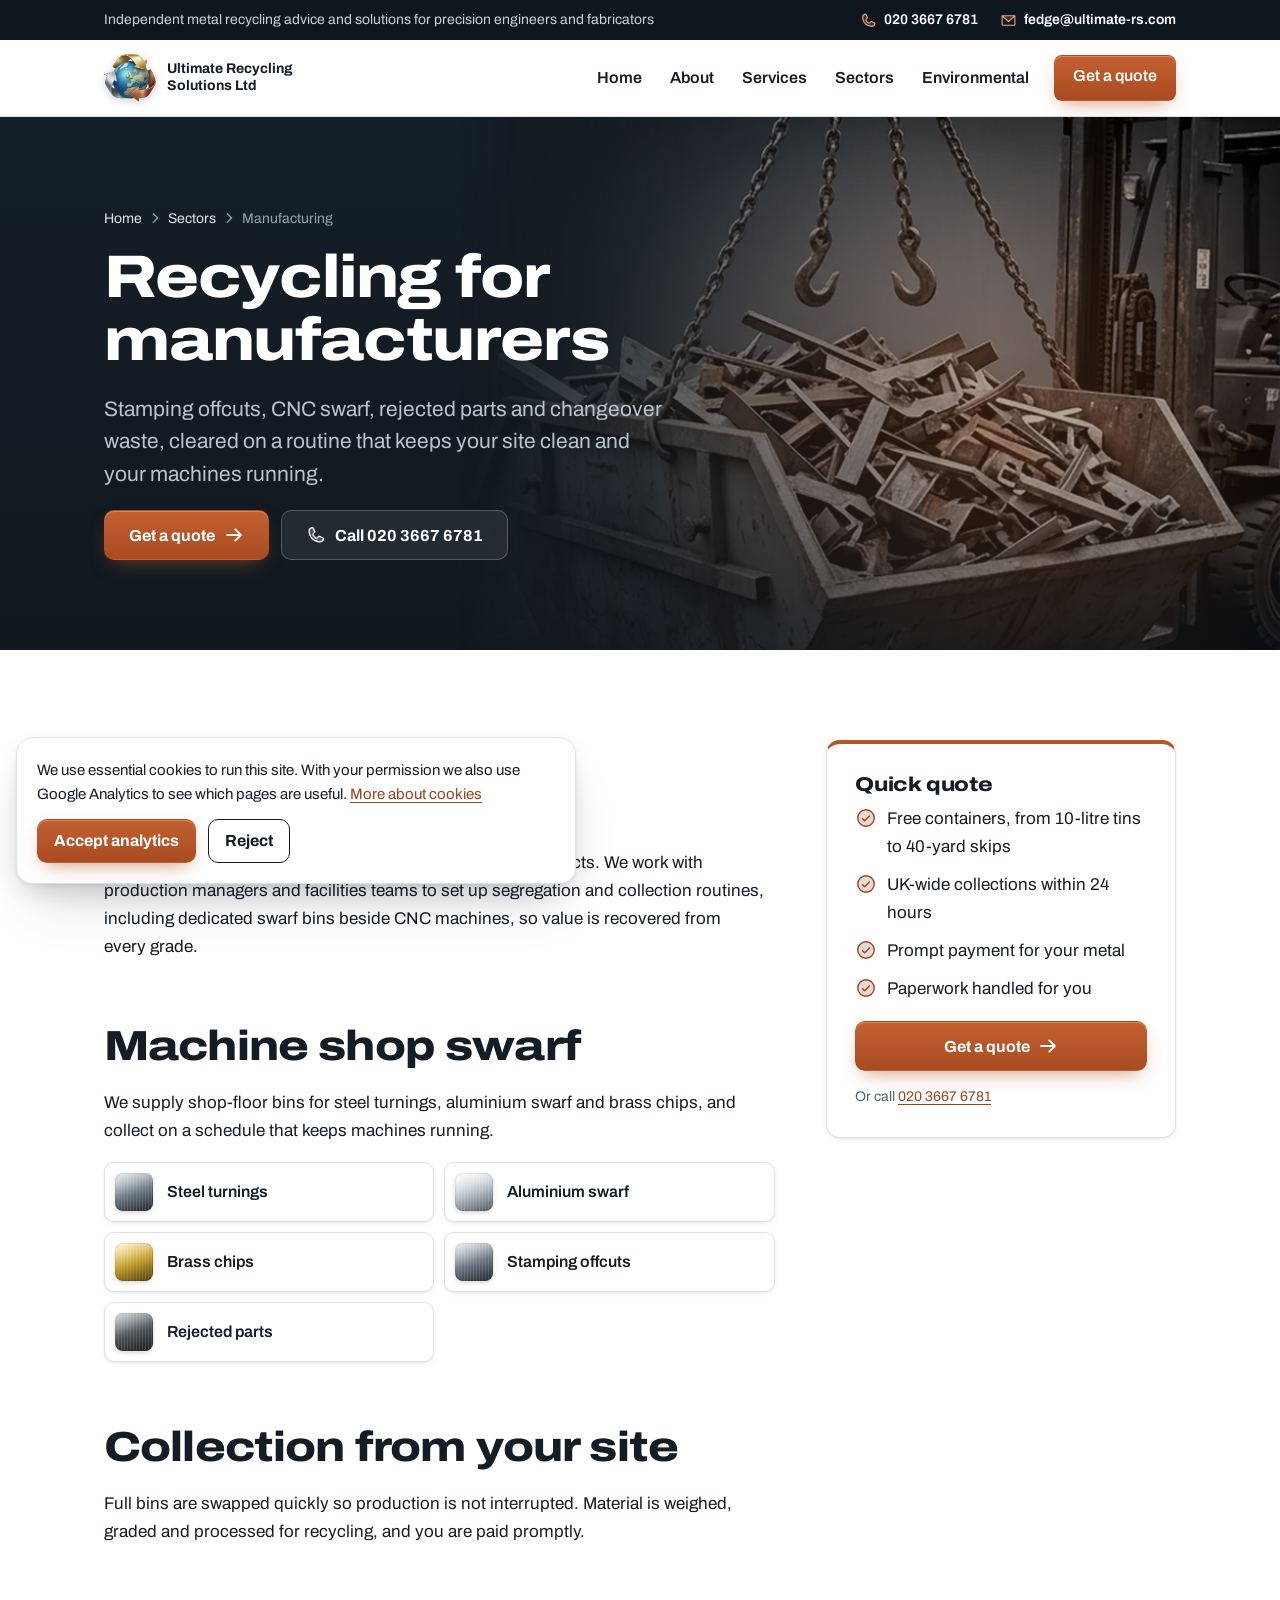
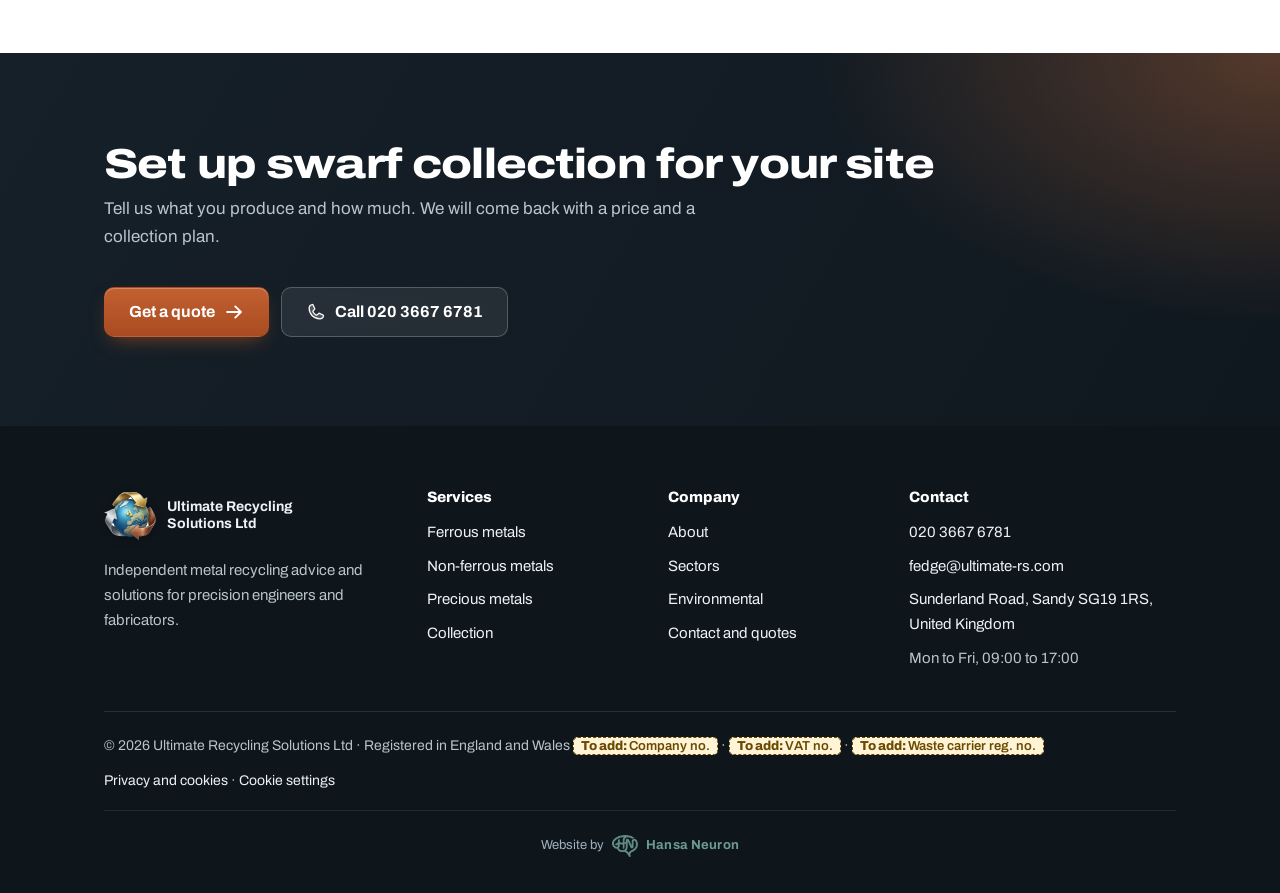
<file: sectors/manufacturing/index.html>
<!DOCTYPE html>
<html lang="en-GB"><head><meta charset="utf-8">
<meta name="viewport" content="width=device-width, initial-scale=1">
<title>Manufacturing Scrap Metal Recycling | URS</title>
<meta name="description" content="Swarf bins, scheduled collections and recycling of steel, aluminium and brass scrap for UK manufacturers and machine shops.">
<link rel="canonical" href="https://www.ultimate-rs.com/sectors/manufacturing">
<meta property="og:type" content="website"><meta property="og:site_name" content="Ultimate Recycling Solutions Ltd">
<meta property="og:title" content="Manufacturing Scrap Metal Recycling | URS"><meta property="og:description" content="Swarf bins, scheduled collections and recycling of steel, aluminium and brass scrap for UK manufacturers and machine shops."><meta property="og:url" content="https://www.ultimate-rs.com/sectors/manufacturing"><meta property="og:image" content="https://www.ultimate-rs.com/assets/images/hero-urs2-1376.jpg">
<meta name="twitter:card" content="summary">
<meta name="theme-color" content="#151f28">
<link rel="icon" type="image/png" sizes="32x32" href="../../assets/images/favicon-v4-32.png"><link rel="apple-touch-icon" href="../../assets/images/apple-touch-icon-v4.png">
<script>document.documentElement.classList.add('js')</script>
<link rel="preconnect" href="https://fonts.googleapis.com"><link rel="preconnect" href="https://fonts.gstatic.com" crossorigin>
<link href="https://fonts.googleapis.com/css2?family=Archivo:wdth,wght@100..125,400..800&display=swap" rel="stylesheet">
<link rel="stylesheet" href="../../assets/site.css">
</head><body>
<a class="skip" href="#main">Skip to content</a>
<div class="topbar"><div class="wrap"><span>Independent metal recycling advice and solutions for precision engineers and fabricators</span><span class="tb-right"><a href="tel:+442036676781"><svg class="i" viewBox="0 0 256 256" fill="currentColor" aria-hidden="true"><path d="M223.94,174.08A48.33,48.33,0,0,1,176,216,136,136,0,0,1,40,80,48.33,48.33,0,0,1,81.92,32.06a8,8,0,0,1,8.3,4.8l21.13,47.2a8,8,0,0,1-.66,7.53L89.32,117a7.93,7.93,0,0,0-.54,7.81c8.27,16.93,25.77,34.22,42.75,42.41a7.92,7.92,0,0,0,7.83-.59l25-21.3a8,8,0,0,1,7.59-.69l47.16,21.13A8,8,0,0,1,223.94,174.08Z" opacity="0.2"/><path d="M222.37,158.46l-47.11-21.11-.13-.06a16,16,0,0,0-15.17,1.4,8.12,8.12,0,0,0-.75.56L134.87,160c-15.42-7.49-31.34-23.29-38.83-38.51l20.78-24.71c.2-.25.39-.5.57-.77a16,16,0,0,0,1.32-15.06l0-.12L97.54,33.64a16,16,0,0,0-16.62-9.52A56.26,56.26,0,0,0,32,80c0,79.4,64.6,144,144,144a56.26,56.26,0,0,0,55.88-48.92A16,16,0,0,0,222.37,158.46ZM176,208A128.14,128.14,0,0,1,48,80,40.2,40.2,0,0,1,82.87,40a.61.61,0,0,0,0,.12l21,47L83.2,111.86a6.13,6.13,0,0,0-.57.77,16,16,0,0,0-1,15.7c9.06,18.53,27.73,37.06,46.46,46.11a16,16,0,0,0,15.75-1.14,8.44,8.44,0,0,0,.74-.56L168.89,152l47,21.05h0s.08,0,.11,0A40.21,40.21,0,0,1,176,208Z"/></svg>020 3667 6781</a><a href="mailto:fedge@ultimate-rs.com"><svg class="i" viewBox="0 0 256 256" fill="currentColor" aria-hidden="true"><path d="M224,56l-96,88L32,56Z" opacity="0.2"/><path d="M224,48H32a8,8,0,0,0-8,8V192a16,16,0,0,0,16,16H216a16,16,0,0,0,16-16V56A8,8,0,0,0,224,48ZM203.43,64,128,133.15,52.57,64ZM216,192H40V74.19l82.59,75.71a8,8,0,0,0,10.82,0L216,74.19V192Z"/></svg>fedge@ultimate-rs.com</a></span></div></div>
<header class="site"><div class="wrap"><a class="brand" href="../../" aria-label="Ultimate Recycling Solutions home"><img src="../../assets/images/urs-logo-v4.png" alt="" width="52" height="52"><span class="name">Ultimate Recycling Solutions Ltd</span></a>
<button class="menu-btn" aria-expanded="false" aria-controls="main-nav"><span class="menu-ic"><svg class="i" viewBox="0 0 256 256" fill="currentColor" aria-hidden="true"><path d="M228,128a12,12,0,0,1-12,12H40a12,12,0,0,1,0-24H216A12,12,0,0,1,228,128ZM40,76H216a12,12,0,0,0,0-24H40a12,12,0,0,0,0,24ZM216,180H40a12,12,0,0,0,0,24H216a12,12,0,0,0,0-24Z"/></svg></span><span class="close-ic"><svg class="i" viewBox="0 0 256 256" fill="currentColor" aria-hidden="true"><path d="M208.49,191.51a12,12,0,0,1-17,17L128,145,64.49,208.49a12,12,0,0,1-17-17L111,128,47.51,64.49a12,12,0,0,1,17-17L128,111l63.51-63.52a12,12,0,0,1,17,17L145,128Z"/></svg></span><span class="lbl">Menu</span></button>
<nav class="main" id="main-nav" aria-label="Main"><ul><li><a href="../../">Home</a></li><li><a href="../../about/">About</a></li><li><a href="../../services/">Services</a><button class="sub-toggle" aria-expanded="false" aria-controls="sub-services" aria-label="Show Services pages"><svg class="i" viewBox="0 0 256 256" fill="currentColor" aria-hidden="true"><path d="M216.49,104.49l-80,80a12,12,0,0,1-17,0l-80-80a12,12,0,0,1,17-17L128,159l71.51-71.52a12,12,0,0,1,17,17Z"/></svg></button><ul class="sub" id="sub-services"><li><a href="../../services/ferrous/"><span class="sw" style="background:linear-gradient(160deg,#d3dadf,#6c7883 55%,#2f3941)" aria-hidden="true"></span>Ferrous metals</a></li><li><a href="../../services/non-ferrous/"><span class="sw" style="background:linear-gradient(160deg,#fbfcfd,#b7c1c8 55%,#6f7b84)" aria-hidden="true"></span>Non-ferrous metals</a></li><li><a href="../../services/precious-metals/"><span class="sw" style="background:linear-gradient(160deg,#fff0b5,#d2ab33 55%,#7f620e)" aria-hidden="true"></span>Precious metals</a></li><li><a href="../../services/collection/"><span class="sw" style="background:linear-gradient(135deg,#c06633 0 33%,#b7c1c8 33% 66%,#c49c27 66%)" aria-hidden="true"></span>Collection</a></li></ul></li><li><a href="../../sectors/">Sectors</a><button class="sub-toggle" aria-expanded="false" aria-controls="sub-sectors" aria-label="Show Sectors pages"><svg class="i" viewBox="0 0 256 256" fill="currentColor" aria-hidden="true"><path d="M216.49,104.49l-80,80a12,12,0,0,1-17,0l-80-80a12,12,0,0,1,17-17L128,159l71.51-71.52a12,12,0,0,1,17,17Z"/></svg></button><ul class="sub" id="sub-sectors"><li><a href="../../sectors/manufacturing/" aria-current=page><span style="color:var(--copper-ink);display:flex"><svg class="i" viewBox="0 0 256 256" fill="currentColor" aria-hidden="true"><path d="M216,136v80H40V88l64,48V88l64,48Z" opacity="0.2"/><path d="M116,176a8,8,0,0,1-8,8H80a8,8,0,0,1,0-16h28A8,8,0,0,1,116,176Zm60-8H148a8,8,0,0,0,0,16h28a8,8,0,0,0,0-16Zm64,48a8,8,0,0,1-8,8H24a8,8,0,0,1,0-16h8V88a8,8,0,0,1,12.8-6.4L96,120V88a8,8,0,0,1,12.8-6.4l38.74,29.05L159.1,29.74A16.08,16.08,0,0,1,174.94,16h18.12A16.08,16.08,0,0,1,208.9,29.74l15,105.13s.08.78.08,1.13v72h8A8,8,0,0,1,240,216Zm-77.86-94.4,8.53,6.4h36.11L193.06,32H174.94ZM48,208H208V144H168a8,8,0,0,1-4.8-1.6l-14.4-10.8,0,0L112,104v32a8,8,0,0,1-12.8,6.4L48,104Z"/></svg></span>Manufacturing</a></li><li><a href="../../sectors/engineering/"><span style="color:var(--copper-ink);display:flex"><svg class="i" viewBox="0 0 256 256" fill="currentColor" aria-hidden="true"><path d="M207.86,123.18l16.78-21a99.14,99.14,0,0,0-10.07-24.29l-26.7-3a81,81,0,0,0-6.81-6.81l-3-26.71a99.43,99.43,0,0,0-24.3-10l-21,16.77a81.59,81.59,0,0,0-9.64,0l-21-16.78A99.14,99.14,0,0,0,77.91,41.43l-3,26.7a81,81,0,0,0-6.81,6.81l-26.71,3a99.43,99.43,0,0,0-10,24.3l16.77,21a81.59,81.59,0,0,0,0,9.64l-16.78,21a99.14,99.14,0,0,0,10.07,24.29l26.7,3a81,81,0,0,0,6.81,6.81l3,26.71a99.43,99.43,0,0,0,24.3,10l21-16.77a81.59,81.59,0,0,0,9.64,0l21,16.78a99.14,99.14,0,0,0,24.29-10.07l3-26.7a81,81,0,0,0,6.81-6.81l26.71-3a99.43,99.43,0,0,0,10-24.3l-16.77-21A81.59,81.59,0,0,0,207.86,123.18ZM128,168a40,40,0,1,1,40-40A40,40,0,0,1,128,168Z" opacity="0.2"/><path d="M128,80a48,48,0,1,0,48,48A48.05,48.05,0,0,0,128,80Zm0,80a32,32,0,1,1,32-32A32,32,0,0,1,128,160Zm88-29.84q.06-2.16,0-4.32l14.92-18.64a8,8,0,0,0,1.48-7.06,107.6,107.6,0,0,0-10.88-26.25,8,8,0,0,0-6-3.93l-23.72-2.64q-1.48-1.56-3-3L186,40.54a8,8,0,0,0-3.94-6,107.29,107.29,0,0,0-26.25-10.86,8,8,0,0,0-7.06,1.48L130.16,40Q128,40,125.84,40L107.2,25.11a8,8,0,0,0-7.06-1.48A107.6,107.6,0,0,0,73.89,34.51a8,8,0,0,0-3.93,6L67.32,64.27q-1.56,1.49-3,3L40.54,70a8,8,0,0,0-6,3.94,107.71,107.71,0,0,0-10.87,26.25,8,8,0,0,0,1.49,7.06L40,125.84Q40,128,40,130.16L25.11,148.8a8,8,0,0,0-1.48,7.06,107.6,107.6,0,0,0,10.88,26.25,8,8,0,0,0,6,3.93l23.72,2.64q1.49,1.56,3,3L70,215.46a8,8,0,0,0,3.94,6,107.71,107.71,0,0,0,26.25,10.87,8,8,0,0,0,7.06-1.49L125.84,216q2.16.06,4.32,0l18.64,14.92a8,8,0,0,0,7.06,1.48,107.21,107.21,0,0,0,26.25-10.88,8,8,0,0,0,3.93-6l2.64-23.72q1.56-1.48,3-3L215.46,186a8,8,0,0,0,6-3.94,107.71,107.71,0,0,0,10.87-26.25,8,8,0,0,0-1.49-7.06Zm-16.1-6.5a73.93,73.93,0,0,1,0,8.68,8,8,0,0,0,1.74,5.48l14.19,17.73a91.57,91.57,0,0,1-6.23,15L187,173.11a8,8,0,0,0-5.1,2.64,74.11,74.11,0,0,1-6.14,6.14,8,8,0,0,0-2.64,5.1l-2.51,22.58a91.32,91.32,0,0,1-15,6.23l-17.74-14.19a8,8,0,0,0-5-1.75h-.48a73.93,73.93,0,0,1-8.68,0,8.06,8.06,0,0,0-5.48,1.74L100.45,215.8a91.57,91.57,0,0,1-15-6.23L82.89,187a8,8,0,0,0-2.64-5.1,74.11,74.11,0,0,1-6.14-6.14,8,8,0,0,0-5.1-2.64L46.43,170.6a91.32,91.32,0,0,1-6.23-15l14.19-17.74a8,8,0,0,0,1.74-5.48,73.93,73.93,0,0,1,0-8.68,8,8,0,0,0-1.74-5.48L40.2,100.45a91.57,91.57,0,0,1,6.23-15L69,82.89a8,8,0,0,0,5.1-2.64,74.11,74.11,0,0,1,6.14-6.14A8,8,0,0,0,82.89,69L85.4,46.43a91.32,91.32,0,0,1,15-6.23l17.74,14.19a8,8,0,0,0,5.48,1.74,73.93,73.93,0,0,1,8.68,0,8.06,8.06,0,0,0,5.48-1.74L155.55,40.2a91.57,91.57,0,0,1,15,6.23L173.11,69a8,8,0,0,0,2.64,5.1,74.11,74.11,0,0,1,6.14,6.14,8,8,0,0,0,5.1,2.64l22.58,2.51a91.32,91.32,0,0,1,6.23,15l-14.19,17.74A8,8,0,0,0,199.87,123.66Z"/></svg></span>Engineering</a></li></ul></li><li><a href="../../environmental/">Environmental</a></li><li class="nav-cta"><a class="btn btn-primary" href="../../contact/">Get a quote</a></li><li class="nav-call"><a class="btn btn-ghost" href="tel:+442036676781"><svg class="i" viewBox="0 0 256 256" fill="currentColor" aria-hidden="true"><path d="M223.94,174.08A48.33,48.33,0,0,1,176,216,136,136,0,0,1,40,80,48.33,48.33,0,0,1,81.92,32.06a8,8,0,0,1,8.3,4.8l21.13,47.2a8,8,0,0,1-.66,7.53L89.32,117a7.93,7.93,0,0,0-.54,7.81c8.27,16.93,25.77,34.22,42.75,42.41a7.92,7.92,0,0,0,7.83-.59l25-21.3a8,8,0,0,1,7.59-.69l47.16,21.13A8,8,0,0,1,223.94,174.08Z" opacity="0.2"/><path d="M222.37,158.46l-47.11-21.11-.13-.06a16,16,0,0,0-15.17,1.4,8.12,8.12,0,0,0-.75.56L134.87,160c-15.42-7.49-31.34-23.29-38.83-38.51l20.78-24.71c.2-.25.39-.5.57-.77a16,16,0,0,0,1.32-15.06l0-.12L97.54,33.64a16,16,0,0,0-16.62-9.52A56.26,56.26,0,0,0,32,80c0,79.4,64.6,144,144,144a56.26,56.26,0,0,0,55.88-48.92A16,16,0,0,0,222.37,158.46ZM176,208A128.14,128.14,0,0,1,48,80,40.2,40.2,0,0,1,82.87,40a.61.61,0,0,0,0,.12l21,47L83.2,111.86a6.13,6.13,0,0,0-.57.77,16,16,0,0,0-1,15.7c9.06,18.53,27.73,37.06,46.46,46.11a16,16,0,0,0,15.75-1.14,8.44,8.44,0,0,0,.74-.56L168.89,152l47,21.05h0s.08,0,.11,0A40.21,40.21,0,0,1,176,208Z"/></svg>Call 020 3667 6781</a></li></ul></nav></div></header>
<main id="main"><section class="phero phero-photo"><picture class="phero-bg" aria-hidden="true"><source type="image/webp" srcset="../../assets/images/collect-collection.webp"><img src="../../assets/images/collect-collection.jpg" width="800" height="617" alt=""></picture><div class="wrap grid"><div><nav class="crumbs" aria-label="Breadcrumb"><a href="../../">Home</a><span aria-hidden="true" style="display:flex;width:14px"><svg class="i" viewBox="0 0 256 256" fill="currentColor" aria-hidden="true"><path d="M184.49,136.49l-80,80a12,12,0,0,1-17-17L159,128,87.51,56.49a12,12,0,1,1,17-17l80,80A12,12,0,0,1,184.49,136.49Z"/></svg></span><a href="../../sectors/">Sectors</a><span aria-hidden="true" style="display:flex;width:14px"><svg class="i" viewBox="0 0 256 256" fill="currentColor" aria-hidden="true"><path d="M184.49,136.49l-80,80a12,12,0,0,1-17-17L159,128,87.51,56.49a12,12,0,1,1,17-17l80,80A12,12,0,0,1,184.49,136.49Z"/></svg></span><span aria-current="page">Manufacturing</span></nav><h1>Recycling for manufacturers</h1><p class="lede">Stamping offcuts, CNC swarf, rejected parts and changeover waste, cleared on a routine that keeps your site clean and your machines running.</p><div class="btns"><a class="btn btn-primary" href="../../contact/">Get a quote <svg class="i" viewBox="0 0 256 256" fill="currentColor" aria-hidden="true"><path d="M224.49,136.49l-72,72a12,12,0,0,1-17-17L187,140H40a12,12,0,0,1,0-24H187L135.51,64.48a12,12,0,0,1,17-17l72,72A12,12,0,0,1,224.49,136.49Z"/></svg></a><a class="btn btn-glass" href="tel:+442036676781"><svg class="i" viewBox="0 0 256 256" fill="currentColor" aria-hidden="true"><path d="M223.94,174.08A48.33,48.33,0,0,1,176,216,136,136,0,0,1,40,80,48.33,48.33,0,0,1,81.92,32.06a8,8,0,0,1,8.3,4.8l21.13,47.2a8,8,0,0,1-.66,7.53L89.32,117a7.93,7.93,0,0,0-.54,7.81c8.27,16.93,25.77,34.22,42.75,42.41a7.92,7.92,0,0,0,7.83-.59l25-21.3a8,8,0,0,1,7.59-.69l47.16,21.13A8,8,0,0,1,223.94,174.08Z" opacity="0.2"/><path d="M222.37,158.46l-47.11-21.11-.13-.06a16,16,0,0,0-15.17,1.4,8.12,8.12,0,0,0-.75.56L134.87,160c-15.42-7.49-31.34-23.29-38.83-38.51l20.78-24.71c.2-.25.39-.5.57-.77a16,16,0,0,0,1.32-15.06l0-.12L97.54,33.64a16,16,0,0,0-16.62-9.52A56.26,56.26,0,0,0,32,80c0,79.4,64.6,144,144,144a56.26,56.26,0,0,0,55.88-48.92A16,16,0,0,0,222.37,158.46ZM176,208A128.14,128.14,0,0,1,48,80,40.2,40.2,0,0,1,82.87,40a.61.61,0,0,0,0,.12l21,47L83.2,111.86a6.13,6.13,0,0,0-.57.77,16,16,0,0,0-1,15.7c9.06,18.53,27.73,37.06,46.46,46.11a16,16,0,0,0,15.75-1.14,8.44,8.44,0,0,0,.74-.56L168.89,152l47,21.05h0s.08,0,.11,0A40.21,40.21,0,0,1,176,208Z"/></svg>Call 020 3667 6781</a></div></div></div></section><section class="band"><div class="wrap with-aside"><div class="prose">
<h2>Steady volumes, handled properly</h2>
<p>Manufacturing produces a constant stream of metal by-products. We work with production managers and facilities teams to set up segregation and collection routines, including dedicated swarf bins beside CNC machines, so value is recovered from every grade.</p>
<h2>Machine shop swarf</h2>
<p>We supply shop-floor bins for steel turnings, aluminium swarf and brass chips, and collect on a schedule that keeps machines running.</p>
<ul class="mats"><li><span class="sw" style="background:linear-gradient(160deg,#d3dadf,#6c7883 55%,#2f3941)" aria-hidden="true"></span>Steel turnings</li><li><span class="sw" style="background:linear-gradient(160deg,#fbfcfd,#b7c1c8 55%,#6f7b84)" aria-hidden="true"></span>Aluminium swarf</li><li><span class="sw" style="background:linear-gradient(160deg,#fbe7a1,#c49c27 55%,#6f560c)" aria-hidden="true"></span>Brass chips</li><li><span class="sw" style="background:linear-gradient(160deg,#d3dadf,#6c7883 55%,#2f3941)" aria-hidden="true"></span>Stamping offcuts</li><li><span class="sw" style="background:linear-gradient(160deg,#a4abb0,#4d5257 55%,#26292c)" aria-hidden="true"></span>Rejected parts</li></ul>
<h2>Collection from your site</h2>
<p>Full bins are swapped quickly so production is not interrupted. Material is weighed, graded and processed for recycling, and you are paid promptly.</p></div><aside class="aside"><div class="card"><h3>Quick quote</h3>
<ul class="ticks"><li><svg class="i" viewBox="0 0 256 256" fill="currentColor" aria-hidden="true"><path d="M224,128a96,96,0,1,1-96-96A96,96,0,0,1,224,128Z" opacity="0.2"/><path d="M173.66,98.34a8,8,0,0,1,0,11.32l-56,56a8,8,0,0,1-11.32,0l-24-24a8,8,0,0,1,11.32-11.32L112,148.69l50.34-50.35A8,8,0,0,1,173.66,98.34ZM232,128A104,104,0,1,1,128,24,104.11,104.11,0,0,1,232,128Zm-16,0a88,88,0,1,0-88,88A88.1,88.1,0,0,0,216,128Z"/></svg>Free containers, from 10-litre tins to 40-yard skips</li><li><svg class="i" viewBox="0 0 256 256" fill="currentColor" aria-hidden="true"><path d="M224,128a96,96,0,1,1-96-96A96,96,0,0,1,224,128Z" opacity="0.2"/><path d="M173.66,98.34a8,8,0,0,1,0,11.32l-56,56a8,8,0,0,1-11.32,0l-24-24a8,8,0,0,1,11.32-11.32L112,148.69l50.34-50.35A8,8,0,0,1,173.66,98.34ZM232,128A104,104,0,1,1,128,24,104.11,104.11,0,0,1,232,128Zm-16,0a88,88,0,1,0-88,88A88.1,88.1,0,0,0,216,128Z"/></svg>UK-wide collections within 24 hours</li><li><svg class="i" viewBox="0 0 256 256" fill="currentColor" aria-hidden="true"><path d="M224,128a96,96,0,1,1-96-96A96,96,0,0,1,224,128Z" opacity="0.2"/><path d="M173.66,98.34a8,8,0,0,1,0,11.32l-56,56a8,8,0,0,1-11.32,0l-24-24a8,8,0,0,1,11.32-11.32L112,148.69l50.34-50.35A8,8,0,0,1,173.66,98.34ZM232,128A104,104,0,1,1,128,24,104.11,104.11,0,0,1,232,128Zm-16,0a88,88,0,1,0-88,88A88.1,88.1,0,0,0,216,128Z"/></svg>Prompt payment for your metal</li><li><svg class="i" viewBox="0 0 256 256" fill="currentColor" aria-hidden="true"><path d="M224,128a96,96,0,1,1-96-96A96,96,0,0,1,224,128Z" opacity="0.2"/><path d="M173.66,98.34a8,8,0,0,1,0,11.32l-56,56a8,8,0,0,1-11.32,0l-24-24a8,8,0,0,1,11.32-11.32L112,148.69l50.34-50.35A8,8,0,0,1,173.66,98.34ZM232,128A104,104,0,1,1,128,24,104.11,104.11,0,0,1,232,128Zm-16,0a88,88,0,1,0-88,88A88.1,88.1,0,0,0,216,128Z"/></svg>Paperwork handled for you</li></ul>
<a class="btn btn-primary" href="../../contact/" style="width:100%">Get a quote <svg class="i" viewBox="0 0 256 256" fill="currentColor" aria-hidden="true"><path d="M224.49,136.49l-72,72a12,12,0,0,1-17-17L187,140H40a12,12,0,0,1,0-24H187L135.51,64.48a12,12,0,0,1,17-17l72,72A12,12,0,0,1,224.49,136.49Z"/></svg></a>
<p class="form-note" style="margin:14px 0 0">Or call <a href="tel:+442036676781">020 3667 6781</a></p></div></aside></div></section><section class="band dark cta-band"><div class="wrap"><div data-reveal><h2>Set up swarf collection for your site</h2><p>Tell us what you produce and how much. We will come back with a price and a collection plan.</p></div>
<div class="btns" data-reveal="100"><a class="btn btn-primary" href="../../contact/">Get a quote <svg class="i" viewBox="0 0 256 256" fill="currentColor" aria-hidden="true"><path d="M224.49,136.49l-72,72a12,12,0,0,1-17-17L187,140H40a12,12,0,0,1,0-24H187L135.51,64.48a12,12,0,0,1,17-17l72,72A12,12,0,0,1,224.49,136.49Z"/></svg></a><a class="btn btn-glass" href="tel:+442036676781"><svg class="i" viewBox="0 0 256 256" fill="currentColor" aria-hidden="true"><path d="M223.94,174.08A48.33,48.33,0,0,1,176,216,136,136,0,0,1,40,80,48.33,48.33,0,0,1,81.92,32.06a8,8,0,0,1,8.3,4.8l21.13,47.2a8,8,0,0,1-.66,7.53L89.32,117a7.93,7.93,0,0,0-.54,7.81c8.27,16.93,25.77,34.22,42.75,42.41a7.92,7.92,0,0,0,7.83-.59l25-21.3a8,8,0,0,1,7.59-.69l47.16,21.13A8,8,0,0,1,223.94,174.08Z" opacity="0.2"/><path d="M222.37,158.46l-47.11-21.11-.13-.06a16,16,0,0,0-15.17,1.4,8.12,8.12,0,0,0-.75.56L134.87,160c-15.42-7.49-31.34-23.29-38.83-38.51l20.78-24.71c.2-.25.39-.5.57-.77a16,16,0,0,0,1.32-15.06l0-.12L97.54,33.64a16,16,0,0,0-16.62-9.52A56.26,56.26,0,0,0,32,80c0,79.4,64.6,144,144,144a56.26,56.26,0,0,0,55.88-48.92A16,16,0,0,0,222.37,158.46ZM176,208A128.14,128.14,0,0,1,48,80,40.2,40.2,0,0,1,82.87,40a.61.61,0,0,0,0,.12l21,47L83.2,111.86a6.13,6.13,0,0,0-.57.77,16,16,0,0,0-1,15.7c9.06,18.53,27.73,37.06,46.46,46.11a16,16,0,0,0,15.75-1.14,8.44,8.44,0,0,0,.74-.56L168.89,152l47,21.05h0s.08,0,.11,0A40.21,40.21,0,0,1,176,208Z"/></svg>Call 020 3667 6781</a></div></div></section></main>
<footer class="site"><div class="wrap"><div class="f-grid">
<div><a class="brand" href="../../" aria-label="Ultimate Recycling Solutions home"><img src="../../assets/images/urs-logo-v4.png" alt="" width="52" height="52"><span class="name">Ultimate Recycling Solutions Ltd</span></a><p style="margin-top:16px">Independent metal recycling advice and solutions for precision engineers and fabricators.</p></div>
<div><h2>Services</h2><ul><li><a href="../../services/ferrous/">Ferrous metals</a></li><li><a href="../../services/non-ferrous/">Non-ferrous metals</a></li><li><a href="../../services/precious-metals/">Precious metals</a></li><li><a href="../../services/collection/">Collection</a></li></ul></div>
<div><h2>Company</h2><ul><li><a href="../../about/">About</a></li><li><a href="../../sectors/">Sectors</a></li><li><a href="../../environmental/">Environmental</a></li><li><a href="../../contact/">Contact and quotes</a></li></ul></div>
<div><h2>Contact</h2><ul><li><a href="tel:+442036676781">020 3667 6781</a></li><li><a href="mailto:fedge@ultimate-rs.com">fedge@ultimate-rs.com</a></li><li><a href="https://www.google.com/maps/search/?api=1&query=Sunderland+Road+Sandy+SG19+1RS">Sunderland Road, Sandy SG19 1RS, United Kingdom</a></li><li>Mon to Fri, 09:00 to 17:00</li></ul></div>
</div>
<div class="f-legal"><span>© <span data-year>2026</span> Ultimate Recycling Solutions Ltd · Registered in England and Wales <span class="ph">Company no.</span> · <span class="ph">VAT no.</span> · <span class="ph">Waste carrier reg. no.</span></span>
<span><a href="../../privacy/">Privacy and cookies</a> · <button class="linkbtn" data-cookie="settings">Cookie settings</button></span></div>
<div class="hn-credit"><a href="https://www.hansaneuron.de" target="_blank" rel="noopener">Website by <img src="../../assets/images/hansaneuron-logo.png" alt="" width="26" height="22"><b>Hansa Neuron</b></a></div></div></footer>
<div class="mbar"><a class="btn btn-ghost" href="tel:+442036676781"><svg class="i" viewBox="0 0 256 256" fill="currentColor" aria-hidden="true"><path d="M223.94,174.08A48.33,48.33,0,0,1,176,216,136,136,0,0,1,40,80,48.33,48.33,0,0,1,81.92,32.06a8,8,0,0,1,8.3,4.8l21.13,47.2a8,8,0,0,1-.66,7.53L89.32,117a7.93,7.93,0,0,0-.54,7.81c8.27,16.93,25.77,34.22,42.75,42.41a7.92,7.92,0,0,0,7.83-.59l25-21.3a8,8,0,0,1,7.59-.69l47.16,21.13A8,8,0,0,1,223.94,174.08Z" opacity="0.2"/><path d="M222.37,158.46l-47.11-21.11-.13-.06a16,16,0,0,0-15.17,1.4,8.12,8.12,0,0,0-.75.56L134.87,160c-15.42-7.49-31.34-23.29-38.83-38.51l20.78-24.71c.2-.25.39-.5.57-.77a16,16,0,0,0,1.32-15.06l0-.12L97.54,33.64a16,16,0,0,0-16.62-9.52A56.26,56.26,0,0,0,32,80c0,79.4,64.6,144,144,144a56.26,56.26,0,0,0,55.88-48.92A16,16,0,0,0,222.37,158.46ZM176,208A128.14,128.14,0,0,1,48,80,40.2,40.2,0,0,1,82.87,40a.61.61,0,0,0,0,.12l21,47L83.2,111.86a6.13,6.13,0,0,0-.57.77,16,16,0,0,0-1,15.7c9.06,18.53,27.73,37.06,46.46,46.11a16,16,0,0,0,15.75-1.14,8.44,8.44,0,0,0,.74-.56L168.89,152l47,21.05h0s.08,0,.11,0A40.21,40.21,0,0,1,176,208Z"/></svg>Call</a><a class="btn btn-primary" href="../../contact/">Get a quote</a></div>
<div class="cookie" role="dialog" aria-label="Cookie choices"><p>We use essential cookies to run this site. With your permission we also use Google Analytics to see which pages are useful. <a href="../../privacy/">More about cookies</a></p>
<div class="btns"><button class="btn btn-primary" data-cookie="accept">Accept analytics</button><button class="btn btn-ghost" data-cookie="reject">Reject</button></div></div>
<script src="../../assets/site.js"></script>
</body></html>
</file>
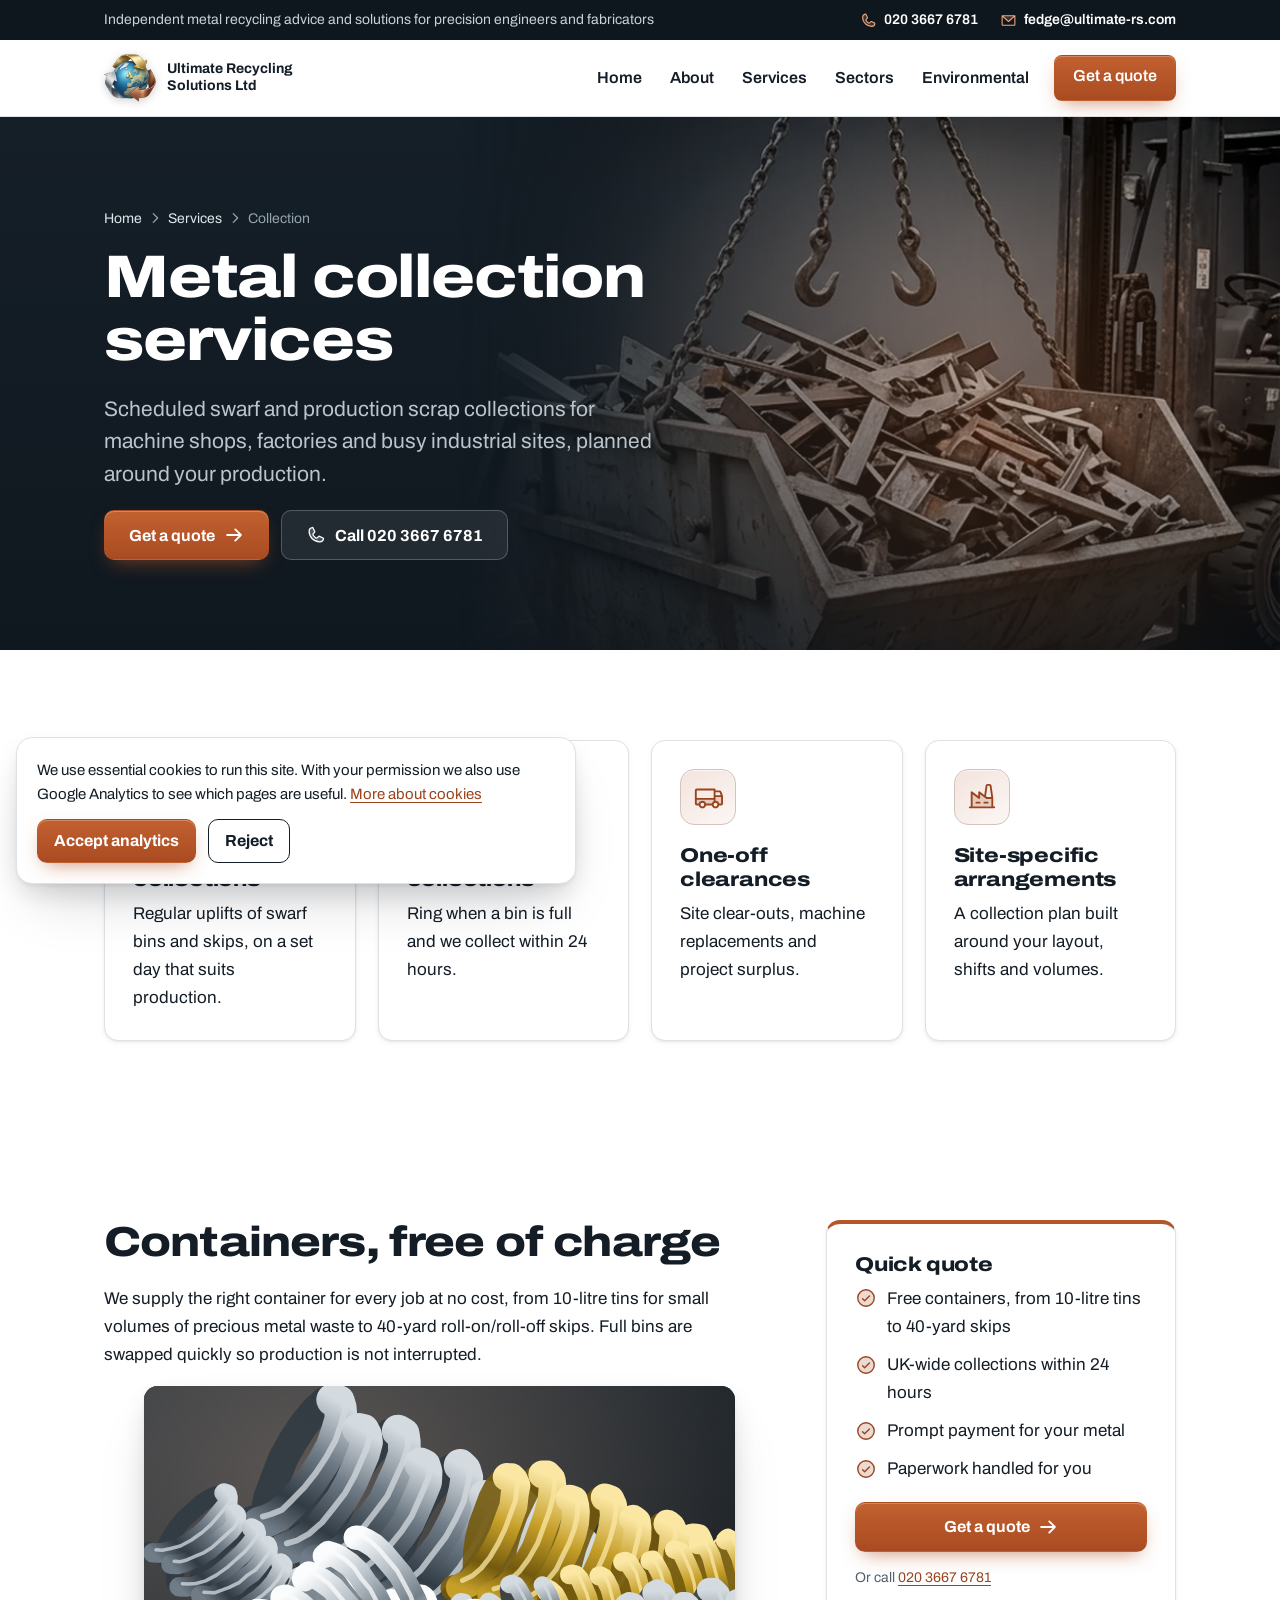
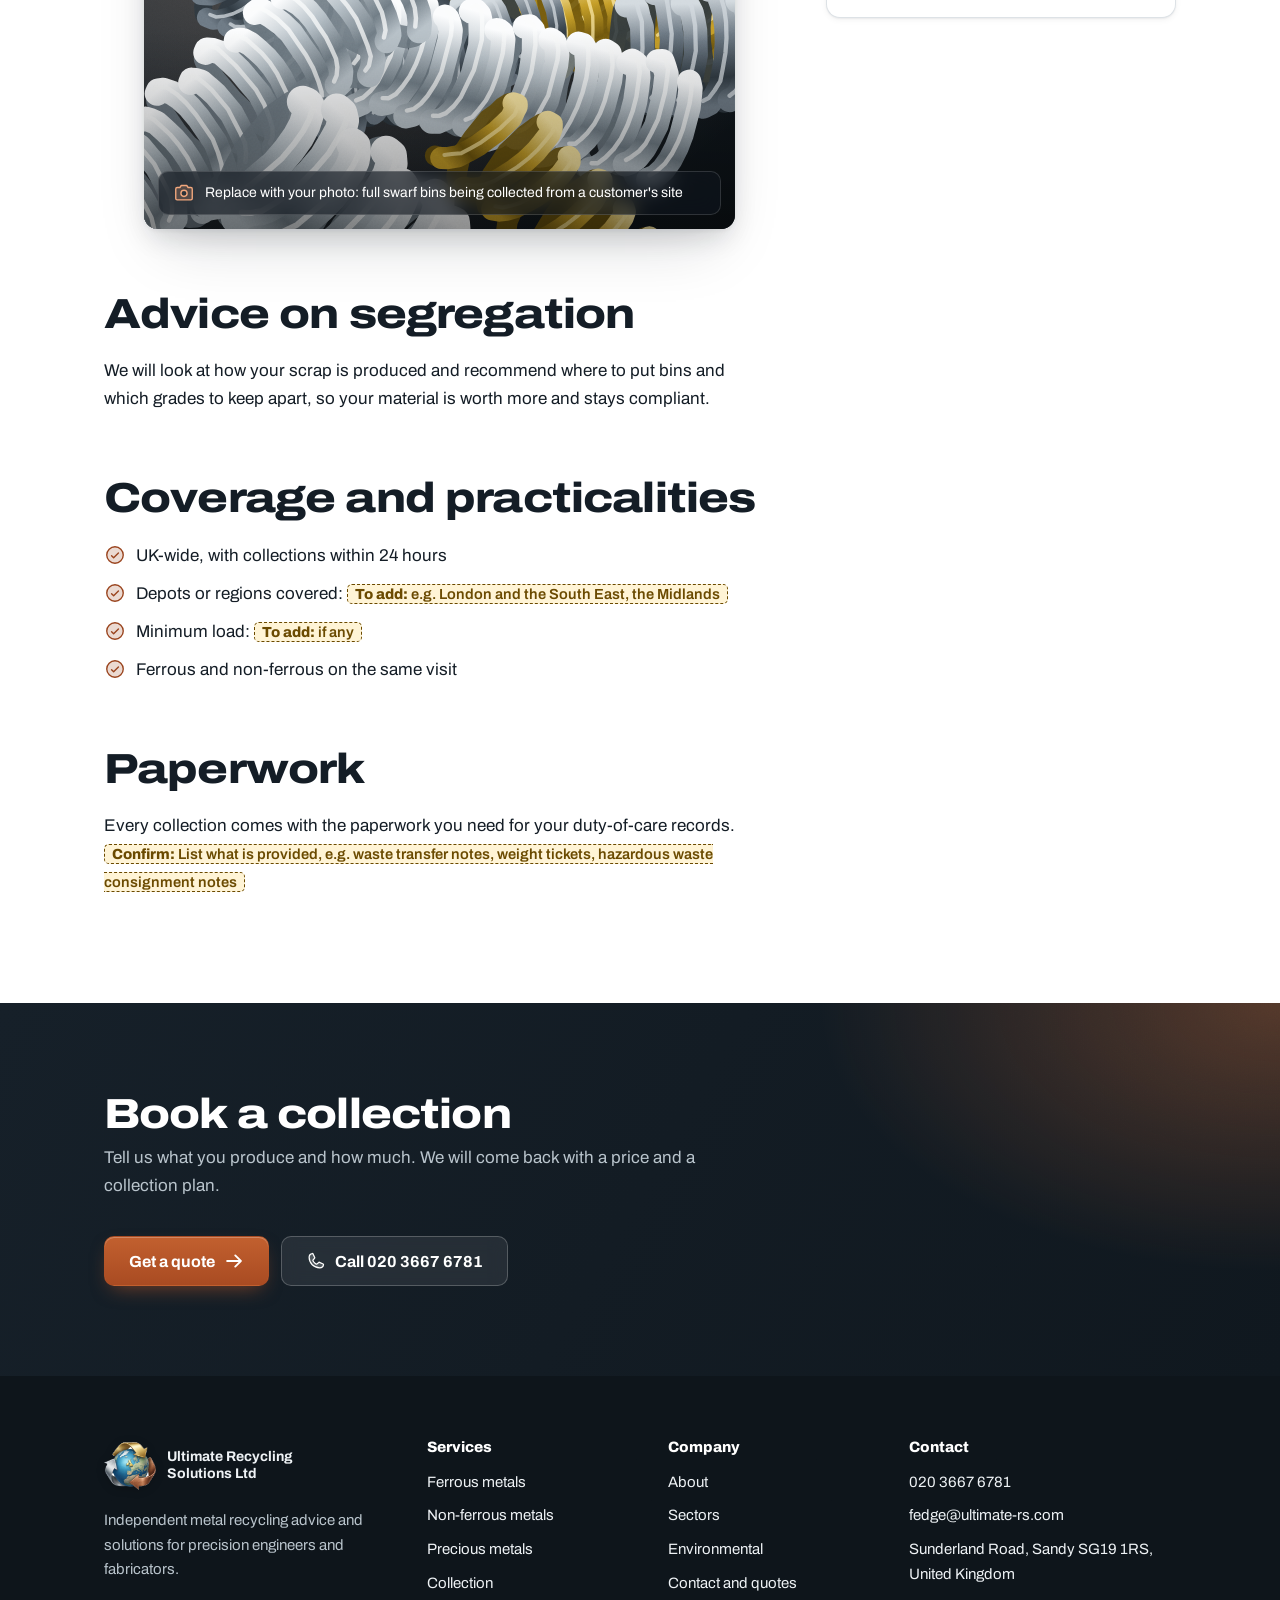
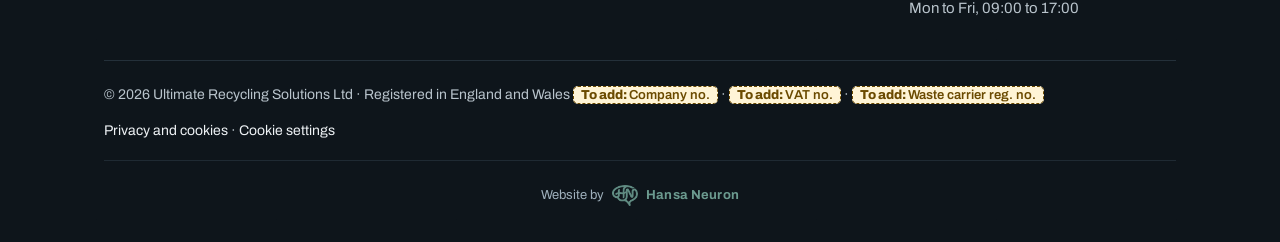
<file: services/collection/index.html>
<!DOCTYPE html>
<html lang="en-GB"><head><meta charset="utf-8">
<meta name="viewport" content="width=device-width, initial-scale=1">
<title>Swarf and Scrap Metal Collection | UK-Wide | URS</title>
<meta name="description" content="Scheduled, on-call and one-off scrap metal collections across the UK, with free containers from 10-litre tins to 40-yard skips.">
<link rel="canonical" href="https://www.ultimate-rs.com/services/collection">
<meta property="og:type" content="website"><meta property="og:site_name" content="Ultimate Recycling Solutions Ltd">
<meta property="og:title" content="Swarf and Scrap Metal Collection | UK-Wide | URS"><meta property="og:description" content="Scheduled, on-call and one-off scrap metal collections across the UK, with free containers from 10-litre tins to 40-yard skips."><meta property="og:url" content="https://www.ultimate-rs.com/services/collection"><meta property="og:image" content="https://www.ultimate-rs.com/assets/images/hero-urs2-1376.jpg">
<meta name="twitter:card" content="summary">
<meta name="theme-color" content="#151f28">
<link rel="icon" type="image/png" sizes="32x32" href="../../assets/images/favicon-v4-32.png"><link rel="apple-touch-icon" href="../../assets/images/apple-touch-icon-v4.png">
<script>document.documentElement.classList.add('js')</script>
<link rel="preconnect" href="https://fonts.googleapis.com"><link rel="preconnect" href="https://fonts.gstatic.com" crossorigin>
<link href="https://fonts.googleapis.com/css2?family=Archivo:wdth,wght@100..125,400..800&display=swap" rel="stylesheet">
<link rel="stylesheet" href="../../assets/site.css">
</head><body>
<a class="skip" href="#main">Skip to content</a>
<div class="topbar"><div class="wrap"><span>Independent metal recycling advice and solutions for precision engineers and fabricators</span><span class="tb-right"><a href="tel:+442036676781"><svg class="i" viewBox="0 0 256 256" fill="currentColor" aria-hidden="true"><path d="M223.94,174.08A48.33,48.33,0,0,1,176,216,136,136,0,0,1,40,80,48.33,48.33,0,0,1,81.92,32.06a8,8,0,0,1,8.3,4.8l21.13,47.2a8,8,0,0,1-.66,7.53L89.32,117a7.93,7.93,0,0,0-.54,7.81c8.27,16.93,25.77,34.22,42.75,42.41a7.92,7.92,0,0,0,7.83-.59l25-21.3a8,8,0,0,1,7.59-.69l47.16,21.13A8,8,0,0,1,223.94,174.08Z" opacity="0.2"/><path d="M222.37,158.46l-47.11-21.11-.13-.06a16,16,0,0,0-15.17,1.4,8.12,8.12,0,0,0-.75.56L134.87,160c-15.42-7.49-31.34-23.29-38.83-38.51l20.78-24.71c.2-.25.39-.5.57-.77a16,16,0,0,0,1.32-15.06l0-.12L97.54,33.64a16,16,0,0,0-16.62-9.52A56.26,56.26,0,0,0,32,80c0,79.4,64.6,144,144,144a56.26,56.26,0,0,0,55.88-48.92A16,16,0,0,0,222.37,158.46ZM176,208A128.14,128.14,0,0,1,48,80,40.2,40.2,0,0,1,82.87,40a.61.61,0,0,0,0,.12l21,47L83.2,111.86a6.13,6.13,0,0,0-.57.77,16,16,0,0,0-1,15.7c9.06,18.53,27.73,37.06,46.46,46.11a16,16,0,0,0,15.75-1.14,8.44,8.44,0,0,0,.74-.56L168.89,152l47,21.05h0s.08,0,.11,0A40.21,40.21,0,0,1,176,208Z"/></svg>020 3667 6781</a><a href="mailto:fedge@ultimate-rs.com"><svg class="i" viewBox="0 0 256 256" fill="currentColor" aria-hidden="true"><path d="M224,56l-96,88L32,56Z" opacity="0.2"/><path d="M224,48H32a8,8,0,0,0-8,8V192a16,16,0,0,0,16,16H216a16,16,0,0,0,16-16V56A8,8,0,0,0,224,48ZM203.43,64,128,133.15,52.57,64ZM216,192H40V74.19l82.59,75.71a8,8,0,0,0,10.82,0L216,74.19V192Z"/></svg>fedge@ultimate-rs.com</a></span></div></div>
<header class="site"><div class="wrap"><a class="brand" href="../../" aria-label="Ultimate Recycling Solutions home"><img src="../../assets/images/urs-logo-v4.png" alt="" width="52" height="52"><span class="name">Ultimate Recycling Solutions Ltd</span></a>
<button class="menu-btn" aria-expanded="false" aria-controls="main-nav"><span class="menu-ic"><svg class="i" viewBox="0 0 256 256" fill="currentColor" aria-hidden="true"><path d="M228,128a12,12,0,0,1-12,12H40a12,12,0,0,1,0-24H216A12,12,0,0,1,228,128ZM40,76H216a12,12,0,0,0,0-24H40a12,12,0,0,0,0,24ZM216,180H40a12,12,0,0,0,0,24H216a12,12,0,0,0,0-24Z"/></svg></span><span class="close-ic"><svg class="i" viewBox="0 0 256 256" fill="currentColor" aria-hidden="true"><path d="M208.49,191.51a12,12,0,0,1-17,17L128,145,64.49,208.49a12,12,0,0,1-17-17L111,128,47.51,64.49a12,12,0,0,1,17-17L128,111l63.51-63.52a12,12,0,0,1,17,17L145,128Z"/></svg></span><span class="lbl">Menu</span></button>
<nav class="main" id="main-nav" aria-label="Main"><ul><li><a href="../../">Home</a></li><li><a href="../../about/">About</a></li><li><a href="../../services/">Services</a><button class="sub-toggle" aria-expanded="false" aria-controls="sub-services" aria-label="Show Services pages"><svg class="i" viewBox="0 0 256 256" fill="currentColor" aria-hidden="true"><path d="M216.49,104.49l-80,80a12,12,0,0,1-17,0l-80-80a12,12,0,0,1,17-17L128,159l71.51-71.52a12,12,0,0,1,17,17Z"/></svg></button><ul class="sub" id="sub-services"><li><a href="../../services/ferrous/"><span class="sw" style="background:linear-gradient(160deg,#d3dadf,#6c7883 55%,#2f3941)" aria-hidden="true"></span>Ferrous metals</a></li><li><a href="../../services/non-ferrous/"><span class="sw" style="background:linear-gradient(160deg,#fbfcfd,#b7c1c8 55%,#6f7b84)" aria-hidden="true"></span>Non-ferrous metals</a></li><li><a href="../../services/precious-metals/"><span class="sw" style="background:linear-gradient(160deg,#fff0b5,#d2ab33 55%,#7f620e)" aria-hidden="true"></span>Precious metals</a></li><li><a href="../../services/collection/" aria-current=page><span class="sw" style="background:linear-gradient(135deg,#c06633 0 33%,#b7c1c8 33% 66%,#c49c27 66%)" aria-hidden="true"></span>Collection</a></li></ul></li><li><a href="../../sectors/">Sectors</a><button class="sub-toggle" aria-expanded="false" aria-controls="sub-sectors" aria-label="Show Sectors pages"><svg class="i" viewBox="0 0 256 256" fill="currentColor" aria-hidden="true"><path d="M216.49,104.49l-80,80a12,12,0,0,1-17,0l-80-80a12,12,0,0,1,17-17L128,159l71.51-71.52a12,12,0,0,1,17,17Z"/></svg></button><ul class="sub" id="sub-sectors"><li><a href="../../sectors/manufacturing/"><span style="color:var(--copper-ink);display:flex"><svg class="i" viewBox="0 0 256 256" fill="currentColor" aria-hidden="true"><path d="M216,136v80H40V88l64,48V88l64,48Z" opacity="0.2"/><path d="M116,176a8,8,0,0,1-8,8H80a8,8,0,0,1,0-16h28A8,8,0,0,1,116,176Zm60-8H148a8,8,0,0,0,0,16h28a8,8,0,0,0,0-16Zm64,48a8,8,0,0,1-8,8H24a8,8,0,0,1,0-16h8V88a8,8,0,0,1,12.8-6.4L96,120V88a8,8,0,0,1,12.8-6.4l38.74,29.05L159.1,29.74A16.08,16.08,0,0,1,174.94,16h18.12A16.08,16.08,0,0,1,208.9,29.74l15,105.13s.08.78.08,1.13v72h8A8,8,0,0,1,240,216Zm-77.86-94.4,8.53,6.4h36.11L193.06,32H174.94ZM48,208H208V144H168a8,8,0,0,1-4.8-1.6l-14.4-10.8,0,0L112,104v32a8,8,0,0,1-12.8,6.4L48,104Z"/></svg></span>Manufacturing</a></li><li><a href="../../sectors/engineering/"><span style="color:var(--copper-ink);display:flex"><svg class="i" viewBox="0 0 256 256" fill="currentColor" aria-hidden="true"><path d="M207.86,123.18l16.78-21a99.14,99.14,0,0,0-10.07-24.29l-26.7-3a81,81,0,0,0-6.81-6.81l-3-26.71a99.43,99.43,0,0,0-24.3-10l-21,16.77a81.59,81.59,0,0,0-9.64,0l-21-16.78A99.14,99.14,0,0,0,77.91,41.43l-3,26.7a81,81,0,0,0-6.81,6.81l-26.71,3a99.43,99.43,0,0,0-10,24.3l16.77,21a81.59,81.59,0,0,0,0,9.64l-16.78,21a99.14,99.14,0,0,0,10.07,24.29l26.7,3a81,81,0,0,0,6.81,6.81l3,26.71a99.43,99.43,0,0,0,24.3,10l21-16.77a81.59,81.59,0,0,0,9.64,0l21,16.78a99.14,99.14,0,0,0,24.29-10.07l3-26.7a81,81,0,0,0,6.81-6.81l26.71-3a99.43,99.43,0,0,0,10-24.3l-16.77-21A81.59,81.59,0,0,0,207.86,123.18ZM128,168a40,40,0,1,1,40-40A40,40,0,0,1,128,168Z" opacity="0.2"/><path d="M128,80a48,48,0,1,0,48,48A48.05,48.05,0,0,0,128,80Zm0,80a32,32,0,1,1,32-32A32,32,0,0,1,128,160Zm88-29.84q.06-2.16,0-4.32l14.92-18.64a8,8,0,0,0,1.48-7.06,107.6,107.6,0,0,0-10.88-26.25,8,8,0,0,0-6-3.93l-23.72-2.64q-1.48-1.56-3-3L186,40.54a8,8,0,0,0-3.94-6,107.29,107.29,0,0,0-26.25-10.86,8,8,0,0,0-7.06,1.48L130.16,40Q128,40,125.84,40L107.2,25.11a8,8,0,0,0-7.06-1.48A107.6,107.6,0,0,0,73.89,34.51a8,8,0,0,0-3.93,6L67.32,64.27q-1.56,1.49-3,3L40.54,70a8,8,0,0,0-6,3.94,107.71,107.71,0,0,0-10.87,26.25,8,8,0,0,0,1.49,7.06L40,125.84Q40,128,40,130.16L25.11,148.8a8,8,0,0,0-1.48,7.06,107.6,107.6,0,0,0,10.88,26.25,8,8,0,0,0,6,3.93l23.72,2.64q1.49,1.56,3,3L70,215.46a8,8,0,0,0,3.94,6,107.71,107.71,0,0,0,26.25,10.87,8,8,0,0,0,7.06-1.49L125.84,216q2.16.06,4.32,0l18.64,14.92a8,8,0,0,0,7.06,1.48,107.21,107.21,0,0,0,26.25-10.88,8,8,0,0,0,3.93-6l2.64-23.72q1.56-1.48,3-3L215.46,186a8,8,0,0,0,6-3.94,107.71,107.71,0,0,0,10.87-26.25,8,8,0,0,0-1.49-7.06Zm-16.1-6.5a73.93,73.93,0,0,1,0,8.68,8,8,0,0,0,1.74,5.48l14.19,17.73a91.57,91.57,0,0,1-6.23,15L187,173.11a8,8,0,0,0-5.1,2.64,74.11,74.11,0,0,1-6.14,6.14,8,8,0,0,0-2.64,5.1l-2.51,22.58a91.32,91.32,0,0,1-15,6.23l-17.74-14.19a8,8,0,0,0-5-1.75h-.48a73.93,73.93,0,0,1-8.68,0,8.06,8.06,0,0,0-5.48,1.74L100.45,215.8a91.57,91.57,0,0,1-15-6.23L82.89,187a8,8,0,0,0-2.64-5.1,74.11,74.11,0,0,1-6.14-6.14,8,8,0,0,0-5.1-2.64L46.43,170.6a91.32,91.32,0,0,1-6.23-15l14.19-17.74a8,8,0,0,0,1.74-5.48,73.93,73.93,0,0,1,0-8.68,8,8,0,0,0-1.74-5.48L40.2,100.45a91.57,91.57,0,0,1,6.23-15L69,82.89a8,8,0,0,0,5.1-2.64,74.11,74.11,0,0,1,6.14-6.14A8,8,0,0,0,82.89,69L85.4,46.43a91.32,91.32,0,0,1,15-6.23l17.74,14.19a8,8,0,0,0,5.48,1.74,73.93,73.93,0,0,1,8.68,0,8.06,8.06,0,0,0,5.48-1.74L155.55,40.2a91.57,91.57,0,0,1,15,6.23L173.11,69a8,8,0,0,0,2.64,5.1,74.11,74.11,0,0,1,6.14,6.14,8,8,0,0,0,5.1,2.64l22.58,2.51a91.32,91.32,0,0,1,6.23,15l-14.19,17.74A8,8,0,0,0,199.87,123.66Z"/></svg></span>Engineering</a></li></ul></li><li><a href="../../environmental/">Environmental</a></li><li class="nav-cta"><a class="btn btn-primary" href="../../contact/">Get a quote</a></li><li class="nav-call"><a class="btn btn-ghost" href="tel:+442036676781"><svg class="i" viewBox="0 0 256 256" fill="currentColor" aria-hidden="true"><path d="M223.94,174.08A48.33,48.33,0,0,1,176,216,136,136,0,0,1,40,80,48.33,48.33,0,0,1,81.92,32.06a8,8,0,0,1,8.3,4.8l21.13,47.2a8,8,0,0,1-.66,7.53L89.32,117a7.93,7.93,0,0,0-.54,7.81c8.27,16.93,25.77,34.22,42.75,42.41a7.92,7.92,0,0,0,7.83-.59l25-21.3a8,8,0,0,1,7.59-.69l47.16,21.13A8,8,0,0,1,223.94,174.08Z" opacity="0.2"/><path d="M222.37,158.46l-47.11-21.11-.13-.06a16,16,0,0,0-15.17,1.4,8.12,8.12,0,0,0-.75.56L134.87,160c-15.42-7.49-31.34-23.29-38.83-38.51l20.78-24.71c.2-.25.39-.5.57-.77a16,16,0,0,0,1.32-15.06l0-.12L97.54,33.64a16,16,0,0,0-16.62-9.52A56.26,56.26,0,0,0,32,80c0,79.4,64.6,144,144,144a56.26,56.26,0,0,0,55.88-48.92A16,16,0,0,0,222.37,158.46ZM176,208A128.14,128.14,0,0,1,48,80,40.2,40.2,0,0,1,82.87,40a.61.61,0,0,0,0,.12l21,47L83.2,111.86a6.13,6.13,0,0,0-.57.77,16,16,0,0,0-1,15.7c9.06,18.53,27.73,37.06,46.46,46.11a16,16,0,0,0,15.75-1.14,8.44,8.44,0,0,0,.74-.56L168.89,152l47,21.05h0s.08,0,.11,0A40.21,40.21,0,0,1,176,208Z"/></svg>Call 020 3667 6781</a></li></ul></nav></div></header>
<main id="main"><section class="phero phero-photo"><picture class="phero-bg" aria-hidden="true"><source type="image/webp" srcset="../../assets/images/collect-collection.webp"><img src="../../assets/images/collect-collection.jpg" width="800" height="617" alt=""></picture><div class="wrap grid"><div><nav class="crumbs" aria-label="Breadcrumb"><a href="../../">Home</a><span aria-hidden="true" style="display:flex;width:14px"><svg class="i" viewBox="0 0 256 256" fill="currentColor" aria-hidden="true"><path d="M184.49,136.49l-80,80a12,12,0,0,1-17-17L159,128,87.51,56.49a12,12,0,1,1,17-17l80,80A12,12,0,0,1,184.49,136.49Z"/></svg></span><a href="../../services/">Services</a><span aria-hidden="true" style="display:flex;width:14px"><svg class="i" viewBox="0 0 256 256" fill="currentColor" aria-hidden="true"><path d="M184.49,136.49l-80,80a12,12,0,0,1-17-17L159,128,87.51,56.49a12,12,0,1,1,17-17l80,80A12,12,0,0,1,184.49,136.49Z"/></svg></span><span aria-current="page">Collection</span></nav><h1>Metal collection services</h1><p class="lede">Scheduled swarf and production scrap collections for machine shops, factories and busy industrial sites, planned around your production.</p><div class="btns"><a class="btn btn-primary" href="../../contact/">Get a quote <svg class="i" viewBox="0 0 256 256" fill="currentColor" aria-hidden="true"><path d="M224.49,136.49l-72,72a12,12,0,0,1-17-17L187,140H40a12,12,0,0,1,0-24H187L135.51,64.48a12,12,0,0,1,17-17l72,72A12,12,0,0,1,224.49,136.49Z"/></svg></a><a class="btn btn-glass" href="tel:+442036676781"><svg class="i" viewBox="0 0 256 256" fill="currentColor" aria-hidden="true"><path d="M223.94,174.08A48.33,48.33,0,0,1,176,216,136,136,0,0,1,40,80,48.33,48.33,0,0,1,81.92,32.06a8,8,0,0,1,8.3,4.8l21.13,47.2a8,8,0,0,1-.66,7.53L89.32,117a7.93,7.93,0,0,0-.54,7.81c8.27,16.93,25.77,34.22,42.75,42.41a7.92,7.92,0,0,0,7.83-.59l25-21.3a8,8,0,0,1,7.59-.69l47.16,21.13A8,8,0,0,1,223.94,174.08Z" opacity="0.2"/><path d="M222.37,158.46l-47.11-21.11-.13-.06a16,16,0,0,0-15.17,1.4,8.12,8.12,0,0,0-.75.56L134.87,160c-15.42-7.49-31.34-23.29-38.83-38.51l20.78-24.71c.2-.25.39-.5.57-.77a16,16,0,0,0,1.32-15.06l0-.12L97.54,33.64a16,16,0,0,0-16.62-9.52A56.26,56.26,0,0,0,32,80c0,79.4,64.6,144,144,144a56.26,56.26,0,0,0,55.88-48.92A16,16,0,0,0,222.37,158.46ZM176,208A128.14,128.14,0,0,1,48,80,40.2,40.2,0,0,1,82.87,40a.61.61,0,0,0,0,.12l21,47L83.2,111.86a6.13,6.13,0,0,0-.57.77,16,16,0,0,0-1,15.7c9.06,18.53,27.73,37.06,46.46,46.11a16,16,0,0,0,15.75-1.14,8.44,8.44,0,0,0,.74-.56L168.89,152l47,21.05h0s.08,0,.11,0A40.21,40.21,0,0,1,176,208Z"/></svg>Call 020 3667 6781</a></div></div></div></section>
<section class="band"><div class="wrap"><div class="grid-4"><div class="card" data-reveal="0"><div class="ico"><svg class="i" viewBox="0 0 256 256" fill="currentColor" aria-hidden="true"><path d="M224,128a96,96,0,1,1-96-96A96,96,0,0,1,224,128Z" opacity="0.2"/><path d="M128,24A104,104,0,1,0,232,128,104.11,104.11,0,0,0,128,24Zm0,192a88,88,0,1,1,88-88A88.1,88.1,0,0,1,128,216Zm64-88a8,8,0,0,1-8,8H128a8,8,0,0,1-8-8V72a8,8,0,0,1,16,0v48h48A8,8,0,0,1,192,128Z"/></svg></div><h3>Scheduled collections</h3><p>Regular uplifts of swarf bins and skips, on a set day that suits production.</p></div><div class="card" data-reveal="90"><div class="ico"><svg class="i" viewBox="0 0 256 256" fill="currentColor" aria-hidden="true"><path d="M223.94,174.08A48.33,48.33,0,0,1,176,216,136,136,0,0,1,40,80,48.33,48.33,0,0,1,81.92,32.06a8,8,0,0,1,8.3,4.8l21.13,47.2a8,8,0,0,1-.66,7.53L89.32,117a7.93,7.93,0,0,0-.54,7.81c8.27,16.93,25.77,34.22,42.75,42.41a7.92,7.92,0,0,0,7.83-.59l25-21.3a8,8,0,0,1,7.59-.69l47.16,21.13A8,8,0,0,1,223.94,174.08Z" opacity="0.2"/><path d="M222.37,158.46l-47.11-21.11-.13-.06a16,16,0,0,0-15.17,1.4,8.12,8.12,0,0,0-.75.56L134.87,160c-15.42-7.49-31.34-23.29-38.83-38.51l20.78-24.71c.2-.25.39-.5.57-.77a16,16,0,0,0,1.32-15.06l0-.12L97.54,33.64a16,16,0,0,0-16.62-9.52A56.26,56.26,0,0,0,32,80c0,79.4,64.6,144,144,144a56.26,56.26,0,0,0,55.88-48.92A16,16,0,0,0,222.37,158.46ZM176,208A128.14,128.14,0,0,1,48,80,40.2,40.2,0,0,1,82.87,40a.61.61,0,0,0,0,.12l21,47L83.2,111.86a6.13,6.13,0,0,0-.57.77,16,16,0,0,0-1,15.7c9.06,18.53,27.73,37.06,46.46,46.11a16,16,0,0,0,15.75-1.14,8.44,8.44,0,0,0,.74-.56L168.89,152l47,21.05h0s.08,0,.11,0A40.21,40.21,0,0,1,176,208Z"/></svg></div><h3>On-call collections</h3><p>Ring when a bin is full and we collect within 24 hours.</p></div><div class="card" data-reveal="180"><div class="ico"><svg class="i" viewBox="0 0 256 256" fill="currentColor" aria-hidden="true"><path d="M248,120v64a8,8,0,0,1-8,8H216a24,24,0,0,0-48,0H104a24,24,0,0,0-48,0H32a8,8,0,0,1-8-8V144H184V120Z" opacity="0.2"/><path d="M255.42,117l-14-35A15.93,15.93,0,0,0,226.58,72H192V64a8,8,0,0,0-8-8H32A16,16,0,0,0,16,72V184a16,16,0,0,0,16,16H49a32,32,0,0,0,62,0h50a32,32,0,0,0,62,0h17a16,16,0,0,0,16-16V120A7.94,7.94,0,0,0,255.42,117ZM192,88h34.58l9.6,24H192ZM32,72H176v64H32ZM80,208a16,16,0,1,1,16-16A16,16,0,0,1,80,208Zm81-24H111a32,32,0,0,0-62,0H32V152H176v12.31A32.11,32.11,0,0,0,161,184Zm31,24a16,16,0,1,1,16-16A16,16,0,0,1,192,208Zm48-24H223a32.06,32.06,0,0,0-31-24V128h48Z"/></svg></div><h3>One-off clearances</h3><p>Site clear-outs, machine replacements and project surplus.</p></div><div class="card" data-reveal="270"><div class="ico"><svg class="i" viewBox="0 0 256 256" fill="currentColor" aria-hidden="true"><path d="M216,136v80H40V88l64,48V88l64,48Z" opacity="0.2"/><path d="M116,176a8,8,0,0,1-8,8H80a8,8,0,0,1,0-16h28A8,8,0,0,1,116,176Zm60-8H148a8,8,0,0,0,0,16h28a8,8,0,0,0,0-16Zm64,48a8,8,0,0,1-8,8H24a8,8,0,0,1,0-16h8V88a8,8,0,0,1,12.8-6.4L96,120V88a8,8,0,0,1,12.8-6.4l38.74,29.05L159.1,29.74A16.08,16.08,0,0,1,174.94,16h18.12A16.08,16.08,0,0,1,208.9,29.74l15,105.13s.08.78.08,1.13v72h8A8,8,0,0,1,240,216Zm-77.86-94.4,8.53,6.4h36.11L193.06,32H174.94ZM48,208H208V144H168a8,8,0,0,1-4.8-1.6l-14.4-10.8,0,0L112,104v32a8,8,0,0,1-12.8,6.4L48,104Z"/></svg></div><h3>Site-specific arrangements</h3><p>A collection plan built around your layout, shifts and volumes.</p></div></div></div></section><section class="band"><div class="wrap with-aside"><div class="prose">
<h2>Containers, free of charge</h2>
<p>We supply the right container for every job at no cost, from 10-litre tins for small volumes of precious metal waste to 40-yard roll-on/roll-off skips. Full bins are swapped quickly so production is not interrupted.</p>
<figure class="photo" data-reveal><svg viewBox="0 0 400 300" preserveAspectRatio="xMidYMid slice" aria-hidden="true"><defs><linearGradient id="a82-steel" x1="0" y1="0" x2="0" y2="1"><stop offset="0" stop-color="#d3dadf"/><stop offset=".38" stop-color="#6c7883"/><stop offset=".75" stop-color="#2f3941"/><stop offset="1" stop-color="#6c7883"/></linearGradient><linearGradient id="a82-alu" x1="0" y1="0" x2="0" y2="1"><stop offset="0" stop-color="#fbfcfd"/><stop offset=".38" stop-color="#b7c1c8"/><stop offset=".75" stop-color="#6f7b84"/><stop offset="1" stop-color="#b7c1c8"/></linearGradient><linearGradient id="a82-brass" x1="0" y1="0" x2="0" y2="1"><stop offset="0" stop-color="#fbe7a1"/><stop offset=".38" stop-color="#c49c27"/><stop offset=".75" stop-color="#6f560c"/><stop offset="1" stop-color="#c49c27"/></linearGradient><filter id="a82-g" x="0" y="0" width="100%" height="100%"><feTurbulence type="fractalNoise" baseFrequency=".9" numOctaves="2" stitchTiles="stitch"/><feColorMatrix values="0 0 0 0 1 0 0 0 0 1 0 0 0 0 1 0 0 0 .5 0"/></filter>
<linearGradient id="a82-bg" x1="0" y1="0" x2="1" y2="1"><stop offset="0" stop-color="#1d2832"/><stop offset="1" stop-color="#0c1217"/></linearGradient>
<radialGradient id="a82-l" cx=".3" cy=".2" r=".9"><stop offset="0" stop-color="#ffd2b0" stop-opacity=".28"/><stop offset="1" stop-color="#ffd2b0" stop-opacity="0"/></radialGradient>
<linearGradient id="a82-v" x1="0" y1="0" x2="0" y2="1"><stop offset=".55" stop-color="#000" stop-opacity="0"/><stop offset="1" stop-color="#000" stop-opacity=".45"/></linearGradient></defs>
<rect width="400" height="300" fill="url(#a82-bg)"/><rect width="400" height="300" fill="url(#a82-l)"/><g transform="translate(195.6 107.6) rotate(29.0)" fill="none" stroke-linecap="round" stroke-linejoin="round"><g opacity=".9"><path d="M-115 45 L-110 44" stroke="#2f3941" stroke-width="20.3"/><path d="M-107 -53 L-111 -49 L-114 -40 L-116 -29 L-117 -16 L-117 -2 L-115 13 L-113 26 L-109 38 L-104 47 L-98 52 L-93 54 L-87 52" stroke="#2f3941" stroke-width="20.3"/><path d="M-82 -44 L-85 -40 L-87 -33 L-89 -25 L-89 -15 L-89 -3 L-88 8 L-86 19 L-83 30 L-79 38 L-75 44 L-70 48 L-64 48" stroke="#2f3941" stroke-width="20.3"/><path d="M-58 -56 L-62 -52 L-65 -44 L-68 -33 L-69 -21 L-69 -7 L-68 8 L-66 21 L-62 33 L-58 42 L-52 48 L-47 51 L-42 50" stroke="#2f3941" stroke-width="20.3"/><path d="M-34 -44 L-36 -41 L-39 -36 L-41 -28 L-42 -19 L-43 -7 L-42 5 L-40 17 L-38 28 L-34 38 L-29 46 L-24 50 L-19 52" stroke="#2f3941" stroke-width="20.3"/><path d="M-10 -56 L-13 -52 L-17 -46 L-19 -36 L-21 -24 L-21 -11 L-20 3 L-18 16 L-15 27 L-11 37 L-6 43 L-1 47 L4 47" stroke="#2f3941" stroke-width="20.3"/><path d="M15 -46 L12 -45 L9 -40 L6 -33 L5 -24 L4 -12 L4 1 L5 14 L8 26 L11 38 L16 47 L21 52 L27 55" stroke="#2f3941" stroke-width="20.3"/><path d="M36 -51 L32 -45 L30 -37 L28 -26 L28 -14 L28 -2 L30 11 L33 22 L36 31 L40 39 L45 43 L50 45 L55 43" stroke="#2f3941" stroke-width="20.3"/><path d="M60 -49 L57 -45 L54 -39 L52 -29 L50 -17 L50 -4 L51 10 L53 24 L57 36 L61 46 L67 53 L73 56 L78 55" stroke="#2f3941" stroke-width="20.3"/><path d="M84 -49 L81 -44 L79 -37 L77 -28 L76 -17 L76 -5 L78 6 L80 17 L83 27 L87 35 L91 41 L96 44 L101 44" stroke="#2f3941" stroke-width="20.3"/><path d="M109 -53 L105 -50 L102 -44 L99 -35 L97 -23 L97 -9" stroke="#2f3941" stroke-width="20.3"/></g><path d="M-110 44 L-106 40 L-101 33 L-98 24 L-95 13 L-93 1 L-92 -12 L-92 -25 L-94 -36 L-96 -45 L-100 -51 L-103 -54 L-107 -53" stroke="url(#a82-steel)" stroke-width="22.1"/><path d="M-87 52 L-82 47 L-77 38 L-73 28 L-71 16 L-69 3 L-69 -10 L-70 -21 L-71 -31 L-73 -39 L-76 -43 L-79 -45 L-82 -44" stroke="url(#a82-steel)" stroke-width="22.1"/><path d="M-64 48 L-59 45 L-54 39 L-50 30 L-47 18 L-45 5 L-43 -9 L-44 -22 L-45 -35 L-47 -45 L-51 -52 L-54 -56 L-58 -56" stroke="url(#a82-steel)" stroke-width="22.1"/><path d="M-42 50 L-36 46 L-32 39 L-28 29 L-25 18 L-23 6 L-22 -5 L-23 -17 L-24 -27 L-25 -35 L-28 -41 L-31 -44 L-34 -44" stroke="url(#a82-steel)" stroke-width="22.1"/><path d="M-19 52 L-13 50 L-8 44 L-3 35 L1 24 L3 10 L5 -4 L5 -19 L4 -32 L1 -43 L-2 -51 L-6 -55 L-10 -56" stroke="url(#a82-steel)" stroke-width="22.1"/><path d="M4 47 L9 44 L14 39 L18 31 L21 21 L23 10 L24 -1 L25 -13 L24 -23 L23 -32 L21 -39 L18 -44 L15 -46" stroke="url(#a82-steel)" stroke-width="22.1"/><path d="M27 55 L33 54 L38 48 L43 40 L47 28 L50 15 L52 1 L52 -14 L51 -27 L49 -38 L46 -47 L43 -52 L39 -53 L36 -51" stroke="url(#a82-steel)" stroke-width="22.1"/><path d="M55 43 L59 39 L64 33 L67 24 L70 14 L72 2 L73 -9 L72 -21 L71 -31 L69 -39 L67 -45 L63 -49 L60 -49" stroke="url(#a82-steel)" stroke-width="22.1"/><path d="M78 55 L84 51 L89 43 L94 32 L97 19 L99 5 L99 -9 L99 -22 L97 -33 L94 -42 L91 -48 L88 -50 L84 -49" stroke="url(#a82-steel)" stroke-width="22.1"/><path d="M101 44 L106 41 L110 36 L114 28 L117 18 L120 7 L121 -6 L121 -18 L120 -30 L118 -40 L116 -47 L112 -52 L109 -53" stroke="url(#a82-steel)" stroke-width="22.1"/><path d="M-110 39 L-106 35 L-101 29 L-98 19 L-95 8 L-93 -4 L-92 -17 L-92 -30 L-94 -41 L-96 -50 L-100 -56 L-103 -59 L-107 -58" stroke="#d3dadf" stroke-opacity=".75" stroke-width="4.0"/><path d="M-87 47 L-82 42 L-77 34 L-73 23 L-71 11 L-69 -2 L-69 -15 L-70 -26 L-71 -36 L-73 -43 L-76 -48 L-79 -50 L-82 -49" stroke="#d3dadf" stroke-opacity=".75" stroke-width="4.0"/><path d="M-64 43 L-59 40 L-54 34 L-50 25 L-47 13 L-45 0 L-43 -14 L-44 -27 L-45 -39 L-47 -50 L-51 -57 L-54 -61 L-58 -60" stroke="#d3dadf" stroke-opacity=".75" stroke-width="4.0"/><path d="M-42 45 L-36 41 L-32 34 L-28 24 L-25 13 L-23 2 L-22 -10 L-23 -22 L-24 -32 L-25 -40 L-28 -45 L-31 -49 L-34 -49" stroke="#d3dadf" stroke-opacity=".75" stroke-width="4.0"/><path d="M-19 47 L-13 45 L-8 39 L-3 30 L1 19 L3 5 L5 -9 L5 -23 L4 -36 L1 -47 L-2 -55 L-6 -60 L-10 -60" stroke="#d3dadf" stroke-opacity=".75" stroke-width="4.0"/><path d="M4 42 L9 39 L14 34 L18 26 L21 16 L23 5 L24 -6 L25 -18 L24 -28 L23 -37 L21 -44 L18 -49 L15 -51" stroke="#d3dadf" stroke-opacity=".75" stroke-width="4.0"/><path d="M27 50 L33 49 L38 44 L43 35 L47 24 L50 10 L52 -4 L52 -19 L51 -32 L49 -43 L46 -52 L43 -57 L39 -58 L36 -56" stroke="#d3dadf" stroke-opacity=".75" stroke-width="4.0"/><path d="M55 39 L59 34 L64 28 L67 19 L70 9 L72 -2 L73 -14 L72 -25 L71 -36 L69 -44 L67 -50 L63 -53 L60 -53" stroke="#d3dadf" stroke-opacity=".75" stroke-width="4.0"/><path d="M78 51 L84 46 L89 38 L94 27 L97 14 L99 0 L99 -14 L99 -27 L97 -38 L94 -47 L91 -52 L88 -55 L84 -53" stroke="#d3dadf" stroke-opacity=".75" stroke-width="4.0"/><path d="M101 39 L106 37 L110 31 L114 23 L117 13 L120 2 L121 -11 L121 -23 L120 -35 L118 -44 L116 -52 L112 -56 L109 -58" stroke="#d3dadf" stroke-opacity=".75" stroke-width="4.0"/></g><g transform="translate(73.7 142.2) rotate(48.2)" fill="none" stroke-linecap="round" stroke-linejoin="round"><g opacity=".9"><path d="M-70 32 L-67 31" stroke="#2f3941" stroke-width="12.1"/><path d="M-65 -32 L-67 -28 L-69 -23 L-70 -16 L-70 -9 L-70 -1 L-69 7 L-67 14 L-65 20 L-62 24 L-59 27 L-56 27 L-53 27" stroke="#2f3941" stroke-width="12.1"/><path d="M-50 -28 L-51 -26 L-53 -22 L-54 -17 L-55 -10 L-55 -2 L-54 6 L-53 14 L-51 21 L-48 27 L-45 31 L-42 33 L-38 33" stroke="#2f3941" stroke-width="12.1"/><path d="M-35 -30 L-36 -28 L-38 -23 L-39 -17 L-40 -11 L-39 -3 L-39 4 L-37 11 L-35 17 L-33 21 L-30 25 L-27 26 L-24 26" stroke="#2f3941" stroke-width="12.1"/><path d="M-19 -30 L-21 -29 L-23 -25 L-25 -20 L-26 -13 L-26 -5 L-26 3 L-24 12 L-22 19 L-20 26 L-17 30 L-13 33 L-10 33" stroke="#2f3941" stroke-width="12.1"/><path d="M-4 -29 L-6 -27 L-7 -23 L-9 -18 L-9 -12 L-9 -5 L-9 1 L-8 8 L-6 14 L-4 20 L-1 24 L1 26 L4 27" stroke="#2f3941" stroke-width="12.1"/><path d="M11 -32 L9 -31 L7 -28 L5 -23 L4 -16 L3 -8 L4 0 L5 9 L6 17 L9 24 L12 29 L15 32 L19 33" stroke="#2f3941" stroke-width="12.1"/><path d="M25 -26 L23 -23 L22 -19 L21 -14 L21 -8 L21 -1 L22 6 L23 13 L25 18 L27 23 L30 27 L33 28 L36 28" stroke="#2f3941" stroke-width="12.1"/><path d="M39 -33 L37 -30 L35 -25 L34 -19 L33 -11 L33 -2 L34 6 L36 14 L38 21 L41 26 L44 29 L47 31 L51 30" stroke="#2f3941" stroke-width="12.1"/><path d="M55 -26 L53 -24 L52 -21 L51 -16 L50 -10 L50 -3 L51 4 L52 11 L53 18 L56 23 L59 28 L62 30 L65 31" stroke="#2f3941" stroke-width="12.1"/></g><path d="M-67 31 L-64 28 L-61 23 L-58 17 L-56 9 L-55 0 L-55 -8 L-56 -16 L-57 -23 L-58 -29 L-61 -32 L-63 -33 L-65 -32" stroke="url(#a82-steel)" stroke-width="13.2"/><path d="M-53 27 L-50 24 L-48 20 L-46 14 L-44 8 L-43 1 L-43 -5 L-43 -12 L-43 -18 L-44 -23 L-46 -26 L-48 -28 L-50 -28" stroke="url(#a82-steel)" stroke-width="13.2"/><path d="M-38 33 L-35 30 L-32 26 L-29 19 L-27 12 L-26 3 L-26 -5 L-26 -13 L-27 -21 L-28 -26 L-30 -30 L-32 -31 L-35 -30" stroke="url(#a82-steel)" stroke-width="13.2"/><path d="M-24 26 L-22 24 L-19 21 L-17 16 L-15 10 L-13 4 L-13 -3 L-12 -10 L-13 -17 L-14 -22 L-15 -27 L-17 -29 L-19 -30" stroke="url(#a82-steel)" stroke-width="13.2"/><path d="M-10 33 L-6 31 L-3 27 L-0 21 L2 14 L3 6 L4 -2 L4 -10 L3 -17 L1 -23 L-0 -27 L-2 -29 L-4 -29" stroke="url(#a82-steel)" stroke-width="13.2"/><path d="M4 27 L7 26 L10 23 L13 19 L15 13 L17 6 L18 -1 L18 -9 L18 -16 L17 -22 L15 -27 L13 -31 L11 -32" stroke="url(#a82-steel)" stroke-width="13.2"/><path d="M19 33 L22 31 L25 27 L28 22 L30 16 L32 8 L33 0 L33 -7 L32 -14 L31 -20 L30 -24 L28 -26 L26 -27 L25 -26" stroke="url(#a82-steel)" stroke-width="13.2"/><path d="M36 28 L39 26 L42 22 L45 16 L47 9 L48 2 L48 -7 L48 -14 L47 -22 L46 -27 L44 -31 L42 -33 L39 -33" stroke="url(#a82-steel)" stroke-width="13.2"/><path d="M51 30 L54 27 L56 22 L59 17 L60 10 L61 3 L62 -4 L62 -11 L61 -17 L60 -22 L58 -25 L57 -26 L55 -26" stroke="url(#a82-steel)" stroke-width="13.2"/><path d="M65 31 L68 29 L71 25 L74 20 L76 13 L78 5 L79 -4 L78 -12 L78 -20 L76 -26 L74 -31 L72 -33" stroke="url(#a82-steel)" stroke-width="13.2"/><path d="M-67 28 L-64 25 L-61 20 L-58 14 L-56 6 L-55 -3 L-55 -11 L-56 -19 L-57 -26 L-58 -31 L-61 -35 L-63 -36 L-65 -35" stroke="#d3dadf" stroke-opacity=".75" stroke-width="2.4"/><path d="M-53 24 L-50 21 L-48 17 L-46 11 L-44 5 L-43 -1 L-43 -8 L-43 -15 L-43 -21 L-44 -25 L-46 -29 L-48 -31 L-50 -31" stroke="#d3dadf" stroke-opacity=".75" stroke-width="2.4"/><path d="M-38 30 L-35 27 L-32 23 L-29 17 L-27 9 L-26 0 L-26 -8 L-26 -16 L-27 -23 L-28 -29 L-30 -33 L-32 -34 L-35 -33" stroke="#d3dadf" stroke-opacity=".75" stroke-width="2.4"/><path d="M-24 23 L-22 21 L-19 18 L-17 13 L-15 8 L-13 1 L-13 -6 L-12 -13 L-13 -20 L-14 -25 L-15 -30 L-17 -32 L-19 -33" stroke="#d3dadf" stroke-opacity=".75" stroke-width="2.4"/><path d="M-10 30 L-6 28 L-3 24 L-0 18 L2 11 L3 3 L4 -5 L4 -13 L3 -20 L1 -26 L-0 -30 L-2 -32 L-4 -32" stroke="#d3dadf" stroke-opacity=".75" stroke-width="2.4"/><path d="M4 24 L7 23 L10 20 L13 16 L15 10 L17 4 L18 -4 L18 -11 L18 -19 L17 -25 L15 -30 L13 -34 L11 -35" stroke="#d3dadf" stroke-opacity=".75" stroke-width="2.4"/><path d="M19 30 L22 28 L25 25 L28 19 L30 13 L32 5 L33 -3 L33 -10 L32 -17 L31 -23 L30 -27 L28 -29 L26 -30 L25 -29" stroke="#d3dadf" stroke-opacity=".75" stroke-width="2.4"/><path d="M36 25 L39 23 L42 19 L45 13 L47 7 L48 -1 L48 -9 L48 -17 L47 -25 L46 -30 L44 -34 L42 -36 L39 -36" stroke="#d3dadf" stroke-opacity=".75" stroke-width="2.4"/><path d="M51 27 L54 24 L56 20 L59 14 L60 7 L61 -0 L62 -7 L62 -14 L61 -20 L60 -24 L58 -28 L57 -29 L55 -29" stroke="#d3dadf" stroke-opacity=".75" stroke-width="2.4"/><path d="M65 28 L68 26 L71 22 L74 17 L76 10 L78 2 L79 -7 L78 -15 L78 -23 L76 -29 L74 -34 L72 -36" stroke="#d3dadf" stroke-opacity=".75" stroke-width="2.4"/></g><g transform="translate(358.6 142.7) rotate(20.2)" fill="none" stroke-linecap="round" stroke-linejoin="round"><g opacity=".9"><path d="M-142 46 L-138 44" stroke="#6f560c" stroke-width="17.5"/><path d="M-134 -37 L-136 -33 L-138 -28 L-139 -20 L-139 -11 L-139 -1 L-138 9 L-136 18 L-133 27 L-130 34 L-126 39 L-121 42 L-116 42" stroke="#6f560c" stroke-width="17.5"/><path d="M-112 -47 L-115 -43 L-118 -36 L-119 -27 L-120 -16 L-120 -4 L-119 9 L-116 20 L-113 29 L-109 36 L-105 41 L-100 43 L-95 42" stroke="#6f560c" stroke-width="17.5"/><path d="M-89 -38 L-91 -35 L-93 -30 L-95 -23 L-96 -15 L-96 -5 L-95 6 L-93 16 L-91 26 L-87 35 L-83 41 L-79 44 L-74 45" stroke="#6f560c" stroke-width="17.5"/><path d="M-67 -47 L-70 -44 L-72 -37 L-74 -29 L-75 -18 L-75 -7 L-74 4 L-72 15 L-69 24 L-66 32 L-62 37 L-57 40 L-53 39" stroke="#6f560c" stroke-width="17.5"/><path d="M-44 -40 L-46 -38 L-49 -34 L-51 -28 L-52 -19 L-53 -9 L-53 2 L-51 14 L-49 25 L-45 34 L-41 42 L-36 46 L-31 48" stroke="#6f560c" stroke-width="17.5"/><path d="M-21 -45 L-24 -43 L-27 -37 L-29 -30 L-30 -20 L-30 -10 L-29 0 L-28 11 L-25 20 L-22 28 L-19 34 L-14 37 L-10 38" stroke="#6f560c" stroke-width="17.5"/><path d="M-2 -42 L-5 -39 L-7 -33 L-9 -24 L-10 -13 L-10 -1 L-8 11 L-6 22 L-3 33 L1 41 L6 46 L11 48 L16 47" stroke="#6f560c" stroke-width="17.5"/><path d="M21 -41 L18 -37 L16 -30 L15 -22 L15 -13 L15 -3 L16 7 L18 16 L21 25 L24 31 L28 36 L32 38 L37 38" stroke="#6f560c" stroke-width="17.5"/><path d="M43 -46 L40 -43 L37 -37 L35 -28 L34 -18 L34 -6 L35 7 L37 19 L40 30 L44 38 L48 44 L53 47 L58 46" stroke="#6f560c" stroke-width="17.5"/><path d="M66 -39 L64 -36 L62 -31 L60 -24 L59 -16 L59 -6 L60 4 L62 13 L64 22 L67 30 L71 36 L75 39 L80 41" stroke="#6f560c" stroke-width="17.5"/><path d="M88 -48 L85 -46 L82 -40 L80 -32 L78 -22 L78 -10 L79 3 L80 15 L83 25 L87 34 L91 41 L96 44 L101 44" stroke="#6f560c" stroke-width="17.5"/><path d="M111 -38 L108 -36 L106 -33 L104 -27 L103 -19 L103 -10 L103 0 L104 11 L106 21 L109 29 L113 37 L117 41 L122 44" stroke="#6f560c" stroke-width="17.5"/><path d="M130 -47 L127 -42 L125 -34 L123 -24 L123 -13 L123 -1 L125 10 L127 21 L130 30 L134 36" stroke="#6f560c" stroke-width="17.5"/></g><path d="M-138 44 L-133 39 L-129 31 L-126 22 L-124 11 L-123 0 L-123 -10 L-123 -20 L-125 -28 L-126 -34 L-129 -37 L-131 -38 L-134 -37" stroke="url(#a82-brass)" stroke-width="19.0"/><path d="M-116 42 L-112 38 L-108 33 L-104 24 L-101 14 L-99 2 L-99 -10 L-99 -21 L-100 -32 L-102 -40 L-105 -46 L-109 -48 L-112 -47" stroke="url(#a82-brass)" stroke-width="19.0"/><path d="M-95 42 L-91 38 L-87 31 L-84 23 L-81 14 L-80 4 L-79 -6 L-79 -16 L-80 -24 L-82 -31 L-84 -35 L-86 -38 L-89 -38" stroke="url(#a82-brass)" stroke-width="19.0"/><path d="M-74 45 L-69 43 L-64 37 L-60 29 L-57 19 L-55 7 L-54 -6 L-54 -18 L-55 -29 L-57 -38 L-60 -44 L-63 -47 L-67 -47" stroke="url(#a82-brass)" stroke-width="19.0"/><path d="M-53 39 L-49 37 L-45 32 L-41 25 L-39 16 L-37 7 L-36 -3 L-35 -13 L-36 -21 L-37 -29 L-39 -35 L-41 -39 L-44 -40" stroke="url(#a82-brass)" stroke-width="19.0"/><path d="M-31 48 L-26 46 L-21 41 L-17 33 L-14 23 L-12 11 L-10 -2 L-10 -14 L-11 -25 L-13 -34 L-15 -41 L-18 -44 L-21 -45" stroke="url(#a82-brass)" stroke-width="19.0"/><path d="M-10 38 L-6 37 L-2 33 L2 27 L5 19 L7 10 L9 0 L9 -10 L9 -20 L8 -28 L6 -35 L4 -40 L1 -43 L-2 -42" stroke="url(#a82-brass)" stroke-width="19.0"/><path d="M16 47 L21 43 L25 35 L29 26 L31 14 L33 2 L33 -9 L33 -20 L31 -29 L29 -36 L26 -41 L24 -42 L21 -41" stroke="url(#a82-brass)" stroke-width="19.0"/><path d="M37 38 L41 35 L45 30 L48 23 L51 14 L53 4 L54 -7 L54 -18 L53 -27 L52 -36 L49 -42 L46 -45 L43 -46" stroke="url(#a82-brass)" stroke-width="19.0"/><path d="M58 46 L63 43 L68 36 L71 28 L74 17 L76 6 L76 -5 L76 -16 L75 -25 L73 -32 L71 -37 L68 -39 L66 -39" stroke="url(#a82-brass)" stroke-width="19.0"/><path d="M80 41 L84 39 L88 35 L92 28 L95 19 L98 8 L99 -3 L99 -15 L99 -26 L97 -35 L94 -43 L91 -47 L88 -48" stroke="url(#a82-brass)" stroke-width="19.0"/><path d="M101 44 L106 41 L110 36 L113 28 L116 19 L118 9 L119 -1 L119 -11 L119 -20 L117 -28 L115 -34 L113 -37 L111 -38" stroke="url(#a82-brass)" stroke-width="19.0"/><path d="M122 44 L127 43 L132 39 L136 32 L139 23 L142 12 L144 0 L144 -12 L144 -23 L142 -34 L140 -41 L137 -46 L133 -48 L130 -47" stroke="url(#a82-brass)" stroke-width="19.0"/><path d="M-138 39 L-133 34 L-129 27 L-126 18 L-124 7 L-123 -4 L-123 -14 L-123 -24 L-125 -32 L-126 -38 L-129 -41 L-131 -43 L-134 -41" stroke="#fbe7a1" stroke-opacity=".75" stroke-width="3.4"/><path d="M-116 37 L-112 34 L-108 28 L-104 20 L-101 10 L-99 -2 L-99 -14 L-99 -25 L-100 -36 L-102 -44 L-105 -50 L-109 -52 L-112 -52" stroke="#fbe7a1" stroke-opacity=".75" stroke-width="3.4"/><path d="M-95 37 L-91 33 L-87 27 L-84 19 L-81 10 L-80 -0 L-79 -10 L-79 -20 L-80 -28 L-82 -35 L-84 -40 L-86 -42 L-89 -42" stroke="#fbe7a1" stroke-opacity=".75" stroke-width="3.4"/><path d="M-74 41 L-69 38 L-64 33 L-60 25 L-57 14 L-55 3 L-54 -10 L-54 -22 L-55 -33 L-57 -42 L-60 -48 L-63 -51 L-67 -51" stroke="#fbe7a1" stroke-opacity=".75" stroke-width="3.4"/><path d="M-53 35 L-49 33 L-45 28 L-41 21 L-39 12 L-37 3 L-36 -7 L-35 -17 L-36 -26 L-37 -33 L-39 -39 L-41 -43 L-44 -44" stroke="#fbe7a1" stroke-opacity=".75" stroke-width="3.4"/><path d="M-31 43 L-26 42 L-21 37 L-17 29 L-14 18 L-12 7 L-10 -6 L-10 -18 L-11 -29 L-13 -38 L-15 -45 L-18 -49 L-21 -49" stroke="#fbe7a1" stroke-opacity=".75" stroke-width="3.4"/><path d="M-10 34 L-6 33 L-2 29 L2 23 L5 15 L7 6 L9 -4 L9 -14 L9 -24 L8 -32 L6 -40 L4 -45 L1 -47 L-2 -46" stroke="#fbe7a1" stroke-opacity=".75" stroke-width="3.4"/><path d="M16 43 L21 38 L25 31 L29 21 L31 10 L33 -2 L33 -14 L33 -24 L31 -34 L29 -40 L26 -45 L24 -46 L21 -45" stroke="#fbe7a1" stroke-opacity=".75" stroke-width="3.4"/><path d="M37 34 L41 31 L45 26 L48 19 L51 10 L53 -0 L54 -11 L54 -22 L53 -32 L52 -40 L49 -46 L46 -50 L43 -50" stroke="#fbe7a1" stroke-opacity=".75" stroke-width="3.4"/><path d="M58 42 L63 39 L68 32 L71 23 L74 13 L76 2 L76 -9 L76 -20 L75 -29 L73 -36 L71 -41 L68 -43 L66 -43" stroke="#fbe7a1" stroke-opacity=".75" stroke-width="3.4"/><path d="M80 36 L84 35 L88 30 L92 23 L95 14 L98 4 L99 -8 L99 -19 L99 -30 L97 -40 L94 -47 L91 -51 L88 -52" stroke="#fbe7a1" stroke-opacity=".75" stroke-width="3.4"/><path d="M101 40 L106 37 L110 32 L113 24 L116 15 L118 5 L119 -6 L119 -16 L119 -25 L117 -32 L115 -38 L113 -41 L111 -42" stroke="#fbe7a1" stroke-opacity=".75" stroke-width="3.4"/><path d="M122 39 L127 39 L132 35 L136 28 L139 19 L142 8 L144 -4 L144 -16 L144 -28 L142 -38 L140 -46 L137 -51 L133 -52 L130 -51" stroke="#fbe7a1" stroke-opacity=".75" stroke-width="3.4"/></g><g transform="translate(350.4 144.1) rotate(-15.1)" fill="none" stroke-linecap="round" stroke-linejoin="round"><g opacity=".9"><path d="M-81 30 L-78 29" stroke="#6f560c" stroke-width="11.8"/><path d="M-74 -25 L-75 -22 L-76 -19 L-77 -14 L-77 -8 L-77 -1 L-76 6 L-74 13 L-72 19 L-70 24 L-67 27 L-64 29 L-61 29" stroke="#6f560c" stroke-width="11.8"/><path d="M-56 -32 L-58 -29 L-59 -24 L-60 -18 L-61 -10 L-61 -2 L-60 6 L-58 13 L-56 19 L-53 24 L-50 27 L-46 28 L-43 27" stroke="#6f560c" stroke-width="11.8"/><path d="M-37 -26 L-39 -24 L-40 -21 L-41 -16 L-42 -10 L-42 -3 L-41 4 L-40 11 L-38 18 L-35 24 L-32 28 L-29 31 L-26 31" stroke="#6f560c" stroke-width="11.8"/><path d="M-19 -31 L-21 -29 L-23 -25 L-24 -19 L-24 -12 L-24 -5 L-23 3 L-22 10 L-20 16 L-17 21 L-15 24 L-12 26 L-9 26" stroke="#6f560c" stroke-width="11.8"/><path d="M-1 -27 L-3 -26 L-4 -24 L-6 -19 L-6 -13 L-7 -6 L-6 2 L-5 10 L-3 17 L-1 23 L2 28 L5 31 L9 32" stroke="#6f560c" stroke-width="11.8"/><path d="M17 -30 L15 -28 L14 -25 L13 -20 L12 -13 L12 -7 L13 0 L14 7 L16 13 L18 18 L20 22 L23 25 L26 26" stroke="#6f560c" stroke-width="11.8"/><path d="M33 -29 L32 -27 L30 -22 L29 -16 L29 -9 L29 -1 L30 7 L31 15 L34 22 L37 28 L40 31 L44 32 L47 31" stroke="#6f560c" stroke-width="11.8"/><path d="M52 -27 L50 -24 L49 -20 L49 -15 L48 -9 L49 -2 L50 5 L51 11 L53 17 L55 21 L58 24 L61 26 L64 26" stroke="#6f560c" stroke-width="11.8"/><path d="M70 -31 L68 -29 L66 -25 L65 -19 L64 -12 L64 -4 L65 5 L67 13 L69 20 L72 26 L75 29 L78 31 L82 31" stroke="#6f560c" stroke-width="11.8"/></g><path d="M-78 29 L-75 25 L-72 20 L-70 14 L-68 7 L-67 0 L-67 -7 L-67 -13 L-68 -18 L-69 -22 L-71 -25 L-72 -26 L-74 -25" stroke="url(#a82-brass)" stroke-width="12.8"/><path d="M-61 29 L-57 27 L-54 22 L-52 17 L-50 10 L-48 2 L-48 -7 L-48 -14 L-49 -21 L-50 -27 L-52 -31 L-54 -32 L-56 -32" stroke="url(#a82-brass)" stroke-width="12.8"/><path d="M-43 27 L-40 25 L-38 21 L-35 15 L-34 9 L-32 3 L-32 -4 L-32 -11 L-32 -16 L-33 -21 L-34 -24 L-36 -26 L-37 -26" stroke="url(#a82-brass)" stroke-width="12.8"/><path d="M-26 31 L-22 29 L-19 25 L-16 20 L-14 13 L-12 5 L-12 -4 L-12 -12 L-12 -19 L-14 -25 L-15 -29 L-17 -31 L-19 -31" stroke="url(#a82-brass)" stroke-width="12.8"/><path d="M-9 26 L-6 24 L-3 21 L-0 17 L2 11 L3 5 L4 -2 L4 -9 L4 -15 L3 -20 L2 -24 L1 -27 L-1 -27" stroke="url(#a82-brass)" stroke-width="12.8"/><path d="M9 32 L13 31 L16 27 L19 22 L21 15 L23 7 L24 -1 L24 -9 L23 -17 L22 -23 L21 -27 L19 -29 L17 -30" stroke="url(#a82-brass)" stroke-width="12.8"/><path d="M26 26 L29 25 L32 22 L35 18 L37 13 L39 7 L40 0 L40 -7 L40 -13 L40 -19 L39 -24 L37 -28 L35 -29 L33 -29" stroke="url(#a82-brass)" stroke-width="12.8"/><path d="M47 31 L51 28 L54 23 L56 17 L58 10 L59 2 L59 -6 L59 -13 L58 -19 L57 -24 L55 -27 L54 -28 L52 -27" stroke="url(#a82-brass)" stroke-width="12.8"/><path d="M64 26 L67 24 L70 21 L72 16 L74 10 L76 3 L77 -5 L77 -12 L76 -19 L75 -25 L74 -29 L72 -31 L70 -31" stroke="url(#a82-brass)" stroke-width="12.8"/><path d="M82 31 L85 28" stroke="url(#a82-brass)" stroke-width="12.8"/><path d="M-78 26 L-75 23 L-72 18 L-70 11 L-68 5 L-67 -3 L-67 -9 L-67 -16 L-68 -21 L-69 -25 L-71 -28 L-72 -28 L-74 -28" stroke="#fbe7a1" stroke-opacity=".75" stroke-width="2.3"/><path d="M-61 26 L-57 24 L-54 20 L-52 14 L-50 7 L-48 -1 L-48 -9 L-48 -17 L-49 -24 L-50 -30 L-52 -34 L-54 -35 L-56 -35" stroke="#fbe7a1" stroke-opacity=".75" stroke-width="2.3"/><path d="M-43 25 L-40 22 L-38 18 L-35 13 L-34 6 L-32 -0 L-32 -7 L-32 -13 L-32 -19 L-33 -24 L-34 -27 L-36 -28 L-37 -29" stroke="#fbe7a1" stroke-opacity=".75" stroke-width="2.3"/><path d="M-26 28 L-22 26 L-19 23 L-16 17 L-14 10 L-12 2 L-12 -7 L-12 -15 L-12 -22 L-14 -28 L-15 -32 L-17 -34 L-19 -34" stroke="#fbe7a1" stroke-opacity=".75" stroke-width="2.3"/><path d="M-9 23 L-6 22 L-3 18 L-0 14 L2 8 L3 2 L4 -5 L4 -11 L4 -17 L3 -23 L2 -27 L1 -29 L-1 -30" stroke="#fbe7a1" stroke-opacity=".75" stroke-width="2.3"/><path d="M9 30 L13 28 L16 25 L19 19 L21 12 L23 4 L24 -4 L24 -12 L23 -19 L22 -25 L21 -30 L19 -32 L17 -32" stroke="#fbe7a1" stroke-opacity=".75" stroke-width="2.3"/><path d="M26 23 L29 22 L32 19 L35 16 L37 10 L39 4 L40 -3 L40 -10 L40 -16 L40 -22 L39 -27 L37 -31 L35 -32 L33 -32" stroke="#fbe7a1" stroke-opacity=".75" stroke-width="2.3"/><path d="M47 29 L51 26 L54 21 L56 14 L58 7 L59 -1 L59 -9 L59 -16 L58 -22 L57 -27 L55 -29 L54 -30 L52 -30" stroke="#fbe7a1" stroke-opacity=".75" stroke-width="2.3"/><path d="M64 23 L67 21 L70 18 L72 13 L74 7 L76 -0 L77 -8 L77 -15 L76 -22 L75 -27 L74 -32 L72 -34 L70 -34" stroke="#fbe7a1" stroke-opacity=".75" stroke-width="2.3"/><path d="M82 28 L85 25" stroke="#fbe7a1" stroke-opacity=".75" stroke-width="2.3"/></g><g transform="translate(399.6 178.6) rotate(-1.6)" fill="none" stroke-linecap="round" stroke-linejoin="round"><g opacity=".9"><path d="M-79 40 L-75 38" stroke="#2f3941" stroke-width="14.9"/><path d="M-72 -32 L-74 -29 L-75 -24 L-76 -17 L-77 -9 L-76 -1 L-75 7 L-74 15 L-71 23 L-68 29 L-65 33 L-61 35 L-57 34" stroke="#2f3941" stroke-width="14.9"/><path d="M-53 -40 L-56 -37 L-58 -31 L-60 -23 L-61 -13 L-61 -3 L-60 7 L-58 17 L-55 25 L-51 32 L-48 36 L-43 37 L-39 36" stroke="#2f3941" stroke-width="14.9"/><path d="M-34 -32 L-36 -30 L-38 -26 L-39 -20 L-40 -12 L-40 -4 L-39 5 L-38 14 L-36 22 L-33 29 L-30 34 L-26 37 L-22 38" stroke="#2f3941" stroke-width="14.9"/><path d="M-16 -41 L-18 -38 L-21 -33 L-22 -25 L-23 -16 L-23 -6 L-22 4 L-21 13 L-18 21 L-15 28 L-12 32 L-8 35 L-4 34" stroke="#2f3941" stroke-width="14.9"/><path d="M3 -33 L1 -32 L-1 -29 L-2 -23 L-3 -16 L-4 -7 L-4 2 L-2 12 L-0 21 L2 29 L6 35 L10 39 L14 40" stroke="#2f3941" stroke-width="14.9"/><path d="M22 -39 L20 -37 L17 -33 L16 -26 L15 -18 L14 -9 L15 0 L16 9 L19 17 L21 24 L24 29 L28 32 L32 33" stroke="#2f3941" stroke-width="14.9"/><path d="M39 -35 L36 -32 L34 -27 L33 -20 L32 -11 L32 -1 L33 9 L35 19 L38 28 L41 34 L45 39 L49 41 L54 40" stroke="#2f3941" stroke-width="14.9"/><path d="M58 -36 L55 -32 L54 -26 L52 -19 L52 -11 L52 -3 L53 6 L55 14 L58 21 L61 27 L64 30 L67 32 L71 32" stroke="#2f3941" stroke-width="14.9"/><path d="M76 -38" stroke="#2f3941" stroke-width="14.9"/></g><path d="M-75 38 L-71 34 L-68 27 L-65 19 L-63 10 L-62 0 L-62 -9 L-62 -17 L-64 -24 L-65 -29 L-67 -32 L-70 -33 L-72 -32" stroke="url(#a82-steel)" stroke-width="16.2"/><path d="M-57 34 L-54 32 L-50 27 L-47 20 L-45 12 L-43 2 L-42 -8 L-43 -18 L-44 -27 L-45 -34 L-48 -39 L-51 -41 L-53 -40" stroke="url(#a82-steel)" stroke-width="16.2"/><path d="M-39 36 L-36 33 L-32 27 L-30 20 L-28 12 L-26 3 L-26 -5 L-26 -14 L-27 -21 L-28 -26 L-30 -30 L-32 -32 L-34 -32" stroke="url(#a82-steel)" stroke-width="16.2"/><path d="M-22 38 L-18 36 L-14 31 L-10 24 L-8 16 L-6 6 L-5 -5 L-5 -15 L-6 -25 L-8 -32 L-10 -38 L-13 -41 L-16 -41" stroke="url(#a82-steel)" stroke-width="16.2"/><path d="M-4 34 L-0 32 L3 28 L6 21 L8 14 L10 6 L11 -2 L11 -11 L10 -18 L9 -25 L8 -29 L6 -32 L3 -33" stroke="url(#a82-steel)" stroke-width="16.2"/><path d="M14 40 L18 39 L22 34 L26 28 L29 19 L31 9 L32 -1 L32 -12 L31 -21 L30 -29 L28 -35 L25 -39 L22 -39" stroke="url(#a82-steel)" stroke-width="16.2"/><path d="M32 33 L35 31 L39 28 L42 23 L44 16 L46 9 L47 0 L48 -8 L48 -16 L47 -24 L45 -29 L43 -33 L41 -35 L39 -35" stroke="url(#a82-steel)" stroke-width="16.2"/><path d="M54 40 L58 37 L62 30 L65 22 L67 12 L68 2 L69 -8 L68 -18 L67 -26 L65 -32 L62 -36 L60 -37 L58 -36" stroke="url(#a82-steel)" stroke-width="16.2"/><path d="M71 32 L75 30 L78 25 L81 19 L83 12 L84 3 L85 -6 L85 -15 L85 -23 L83 -30 L81 -35 L79 -38 L76 -38" stroke="url(#a82-steel)" stroke-width="16.2"/><path d="M-75 34 L-71 30 L-68 24 L-65 16 L-63 6 L-62 -3 L-62 -12 L-62 -21 L-64 -28 L-65 -33 L-67 -36 L-70 -37 L-72 -36" stroke="#d3dadf" stroke-opacity=".75" stroke-width="2.9"/><path d="M-57 31 L-54 28 L-50 23 L-47 17 L-45 8 L-43 -1 L-42 -12 L-43 -21 L-44 -30 L-45 -37 L-48 -42 L-51 -44 L-53 -44" stroke="#d3dadf" stroke-opacity=".75" stroke-width="2.9"/><path d="M-39 33 L-36 29 L-32 24 L-30 17 L-28 9 L-26 -0 L-26 -9 L-26 -17 L-27 -24 L-28 -30 L-30 -34 L-32 -36 L-34 -36" stroke="#d3dadf" stroke-opacity=".75" stroke-width="2.9"/><path d="M-22 34 L-18 32 L-14 27 L-10 21 L-8 12 L-6 2 L-5 -8 L-5 -19 L-6 -28 L-8 -36 L-10 -41 L-13 -44 L-16 -44" stroke="#d3dadf" stroke-opacity=".75" stroke-width="2.9"/><path d="M-4 31 L-0 28 L3 24 L6 18 L8 11 L10 2 L11 -6 L11 -14 L10 -22 L9 -28 L8 -33 L6 -36 L3 -37" stroke="#d3dadf" stroke-opacity=".75" stroke-width="2.9"/><path d="M14 36 L18 35 L22 31 L26 24 L29 16 L31 6 L32 -5 L32 -15 L31 -25 L30 -33 L28 -39 L25 -42 L22 -43" stroke="#d3dadf" stroke-opacity=".75" stroke-width="2.9"/><path d="M32 29 L35 28 L39 25 L42 19 L44 13 L46 5 L47 -3 L48 -12 L48 -20 L47 -27 L45 -33 L43 -37 L41 -39 L39 -39" stroke="#d3dadf" stroke-opacity=".75" stroke-width="2.9"/><path d="M54 37 L58 33 L62 27 L65 19 L67 9 L68 -1 L69 -12 L68 -21 L67 -29 L65 -35 L62 -39 L60 -40 L58 -39" stroke="#d3dadf" stroke-opacity=".75" stroke-width="2.9"/><path d="M71 28 L75 26 L78 22 L81 16 L83 8 L84 -0 L85 -9 L85 -18 L85 -26 L83 -33 L81 -38 L79 -41 L76 -42" stroke="#d3dadf" stroke-opacity=".75" stroke-width="2.9"/></g><g transform="translate(193.3 185.5) rotate(-19.7)" fill="none" stroke-linecap="round" stroke-linejoin="round"><g opacity=".9"><path d="M-86 25 L-83 24" stroke="#2f3941" stroke-width="10.9"/><path d="M-79 -25 L-80 -23 L-81 -19 L-82 -14 L-82 -8 L-82 -1 L-81 6 L-80 13 L-78 20 L-75 25 L-72 28 L-69 30 L-65 29" stroke="#2f3941" stroke-width="10.9"/><path d="M-60 -27 L-62 -25 L-63 -20 L-64 -15 L-64 -9 L-63 -2 L-62 5 L-61 11 L-59 16 L-56 20 L-54 23 L-51 24 L-48 23" stroke="#2f3941" stroke-width="10.9"/><path d="M-42 -27 L-43 -25 L-45 -22 L-46 -17 L-46 -11 L-46 -3 L-46 4 L-44 12 L-42 18 L-40 24 L-37 28 L-33 30 L-30 30" stroke="#2f3941" stroke-width="10.9"/><path d="M-23 -26 L-24 -24 L-26 -20 L-26 -16 L-27 -10 L-26 -4 L-26 2 L-24 8 L-23 14 L-20 18 L-18 22 L-15 24 L-12 24" stroke="#2f3941" stroke-width="10.9"/><path d="M-5 -29 L-6 -28 L-8 -25 L-9 -20 L-10 -13 L-10 -6 L-10 2 L-8 9 L-6 16 L-4 22 L-1 27 L2 29 L6 29" stroke="#2f3941" stroke-width="10.9"/><path d="M14 -25 L13 -23 L12 -21 L11 -17 L10 -12 L10 -6 L11 0 L12 6 L13 12 L15 17 L18 21 L20 24 L23 25" stroke="#2f3941" stroke-width="10.9"/><path d="M31 -29 L29 -27 L28 -22 L27 -16 L26 -9 L27 -1 L28 7 L30 14 L32 20 L35 24 L38 27 L41 28 L44 27" stroke="#2f3941" stroke-width="10.9"/><path d="M50 -23 L49 -21 L48 -18 L47 -14 L47 -8 L47 -2 L48 5 L49 11 L51 17 L53 22 L56 25 L59 27 L62 27" stroke="#2f3941" stroke-width="10.9"/><path d="M68 -30 L66 -27 L65 -23 L64 -18 L63 -11 L64 -3 L65 4 L66 11 L68 17 L71 21 L74 25 L77 26 L80 25" stroke="#2f3941" stroke-width="10.9"/></g><path d="M-83 24 L-81 21 L-78 17 L-76 12 L-75 6 L-74 0 L-73 -6 L-73 -12 L-74 -17 L-75 -21 L-76 -24 L-77 -25 L-79 -25" stroke="url(#a82-steel)" stroke-width="11.9"/><path d="M-65 29 L-62 27 L-59 22 L-57 16 L-55 9 L-53 2 L-53 -6 L-53 -13 L-54 -20 L-55 -24 L-57 -27 L-58 -28 L-60 -27" stroke="url(#a82-steel)" stroke-width="11.9"/><path d="M-48 23 L-45 22 L-43 18 L-40 14 L-39 8 L-37 2 L-36 -4 L-36 -10 L-37 -16 L-37 -21 L-39 -24 L-40 -26 L-42 -27" stroke="url(#a82-steel)" stroke-width="11.9"/><path d="M-30 30 L-26 28 L-23 24 L-21 18 L-19 11 L-18 4 L-17 -3 L-17 -11 L-17 -17 L-18 -22 L-20 -25 L-21 -26 L-23 -26" stroke="url(#a82-steel)" stroke-width="11.9"/><path d="M-12 24 L-9 23 L-7 20 L-4 16 L-2 11 L-1 5 L0 -2 L1 -9 L1 -15 L-0 -21 L-1 -25 L-3 -28 L-5 -29" stroke="url(#a82-steel)" stroke-width="11.9"/><path d="M6 29 L9 28 L12 24 L15 19 L17 13 L18 6 L19 -1 L19 -8 L19 -14 L18 -19 L17 -22 L16 -24 L14 -25" stroke="url(#a82-steel)" stroke-width="11.9"/><path d="M23 25 L26 25 L29 23 L32 19 L34 14 L36 7 L37 0 L38 -7 L38 -14 L37 -20 L36 -25 L35 -29 L33 -30 L31 -29" stroke="url(#a82-steel)" stroke-width="11.9"/><path d="M44 27 L47 24 L50 20 L52 14 L54 8 L55 1 L55 -5 L55 -11 L55 -16 L54 -20 L52 -23 L51 -24 L50 -23" stroke="url(#a82-steel)" stroke-width="11.9"/><path d="M62 27 L65 25 L68 22 L71 17 L73 10 L74 3 L75 -5 L75 -12 L74 -19 L73 -25 L72 -28 L70 -30 L68 -30" stroke="url(#a82-steel)" stroke-width="11.9"/><path d="M80 25 L83 23 L85 20 L87 15 L89 9 L90 3 L91 -3 L91 -9 L91 -14 L90 -19 L89 -22" stroke="url(#a82-steel)" stroke-width="11.9"/><path d="M-83 21 L-81 18 L-78 15 L-76 10 L-75 4 L-74 -2 L-73 -8 L-73 -14 L-74 -19 L-75 -23 L-76 -26 L-77 -28 L-79 -27" stroke="#d3dadf" stroke-opacity=".75" stroke-width="2.1"/><path d="M-65 27 L-62 24 L-59 20 L-57 14 L-55 7 L-53 -1 L-53 -9 L-53 -16 L-54 -22 L-55 -27 L-57 -30 L-58 -31 L-60 -30" stroke="#d3dadf" stroke-opacity=".75" stroke-width="2.1"/><path d="M-48 21 L-45 19 L-43 16 L-40 11 L-39 6 L-37 -0 L-36 -7 L-36 -13 L-37 -19 L-37 -23 L-39 -27 L-40 -29 L-42 -29" stroke="#d3dadf" stroke-opacity=".75" stroke-width="2.1"/><path d="M-30 27 L-26 25 L-23 21 L-21 16 L-19 9 L-18 1 L-17 -6 L-17 -13 L-17 -19 L-18 -24 L-20 -27 L-21 -29 L-23 -29" stroke="#d3dadf" stroke-opacity=".75" stroke-width="2.1"/><path d="M-12 21 L-9 20 L-7 18 L-4 14 L-2 8 L-1 2 L0 -5 L1 -11 L1 -18 L-0 -23 L-1 -28 L-3 -31 L-5 -31" stroke="#d3dadf" stroke-opacity=".75" stroke-width="2.1"/><path d="M6 27 L9 25 L12 22 L15 17 L17 10 L18 4 L19 -4 L19 -10 L19 -16 L18 -21 L17 -25 L16 -27 L14 -27" stroke="#d3dadf" stroke-opacity=".75" stroke-width="2.1"/><path d="M23 23 L26 22 L29 20 L32 16 L34 11 L36 5 L37 -2 L38 -10 L38 -17 L37 -23 L36 -28 L35 -31 L33 -33 L31 -32" stroke="#d3dadf" stroke-opacity=".75" stroke-width="2.1"/><path d="M44 24 L47 21 L50 17 L52 12 L54 5 L55 -1 L55 -8 L55 -14 L55 -19 L54 -23 L52 -25 L51 -26 L50 -26" stroke="#d3dadf" stroke-opacity=".75" stroke-width="2.1"/><path d="M62 25 L65 23 L68 19 L71 14 L73 8 L74 0 L75 -7 L75 -15 L74 -22 L73 -27 L72 -31 L70 -33 L68 -32" stroke="#d3dadf" stroke-opacity=".75" stroke-width="2.1"/><path d="M80 23 L83 21 L85 17 L87 12 L89 7 L90 1 L91 -5 L91 -11 L91 -17 L90 -21 L89 -25" stroke="#d3dadf" stroke-opacity=".75" stroke-width="2.1"/></g><g transform="translate(226.5 196.2) rotate(14.6)" fill="none" stroke-linecap="round" stroke-linejoin="round"><g opacity=".9"><path d="M-134 33 L-131 32" stroke="#6f7b84" stroke-width="15.2"/><path d="M-127 -36 L-130 -33 L-132 -28 L-133 -21 L-134 -11 L-134 -1 L-133 9 L-131 19 L-129 28 L-125 35 L-121 40 L-117 42 L-112 41" stroke="#6f7b84" stroke-width="15.2"/><path d="M-108 -36 L-110 -32 L-112 -27 L-113 -19 L-114 -11 L-114 -3 L-112 6 L-111 14 L-108 21 L-105 27 L-102 31 L-98 33 L-95 33" stroke="#6f7b84" stroke-width="15.2"/><path d="M-89 -39 L-92 -37 L-95 -32 L-96 -25 L-97 -15 L-98 -5 L-97 6 L-95 16 L-93 26 L-89 33 L-85 39 L-81 41 L-76 41" stroke="#6f7b84" stroke-width="15.2"/><path d="M-70 -34 L-72 -32 L-74 -27 L-75 -21 L-76 -14 L-76 -5 L-76 3 L-74 12 L-72 19 L-69 26 L-66 31 L-62 34 L-59 35" stroke="#6f7b84" stroke-width="15.2"/><path d="M-51 -42 L-54 -40 L-57 -35 L-59 -28 L-60 -19 L-61 -9 L-60 2 L-58 13 L-56 22 L-53 30 L-49 36 L-45 39 L-41 39" stroke="#6f7b84" stroke-width="15.2"/><path d="M-32 -33 L-34 -32 L-36 -28 L-38 -23 L-39 -16 L-39 -8 L-39 0 L-38 9 L-36 18 L-34 25 L-30 31 L-27 36 L-23 38" stroke="#6f7b84" stroke-width="15.2"/><path d="M-16 -41 L-19 -37 L-21 -30 L-22 -21 L-23 -12 L-22 -1 L-21 9 L-19 18 L-16 26 L-13 32 L-9 35 L-5 36 L-1 35" stroke="#6f7b84" stroke-width="15.2"/><path d="M4 -33 L1 -31 L-0 -26 L-2 -20 L-3 -12 L-3 -3 L-2 7 L-0 16 L2 25 L5 32 L9 37 L13 40 L17 40" stroke="#6f7b84" stroke-width="15.2"/><path d="M22 -40 L20 -37 L17 -31 L16 -23 L15 -14 L15 -4 L16 5 L18 14 L21 22 L24 28 L27 32 L31 34 L35 34" stroke="#6f7b84" stroke-width="15.2"/><path d="M41 -36 L39 -34 L37 -30 L35 -24 L34 -16 L34 -6 L34 4 L35 14 L38 24 L41 32 L45 38 L49 41 L53 42" stroke="#6f7b84" stroke-width="15.2"/><path d="M60 -38 L58 -36 L56 -31 L54 -24 L53 -16 L53 -7 L54 2 L56 11 L58 18 L61 25 L64 30 L67 32 L71 33" stroke="#6f7b84" stroke-width="15.2"/><path d="M79 -38 L77 -37 L74 -34 L72 -28 L71 -20 L70 -10 L70 1 L71 11 L74 21 L77 30 L80 37 L85 41 L89 42" stroke="#6f7b84" stroke-width="15.2"/><path d="M96 -34 L94 -30 L93 -25 L91 -18 L91 -10 L92 -1 L93 8 L94 16 L97 23 L100 28 L103 32 L107 34 L111 33" stroke="#6f7b84" stroke-width="15.2"/><path d="M115 -40 L112 -37 L110 -31 L108 -23 L107 -14 L107 -3 L108 8 L110 18 L113 27 L116 34 L120 39 L125 40 L129 39" stroke="#6f7b84" stroke-width="15.2"/></g><path d="M-131 32 L-127 29 L-124 24 L-122 17 L-120 9 L-118 0 L-118 -8 L-118 -17 L-119 -24 L-120 -30 L-123 -35 L-125 -37 L-127 -36" stroke="url(#a82-alu)" stroke-width="16.5"/><path d="M-112 41 L-108 37 L-104 31 L-101 23 L-99 13 L-97 2 L-97 -8 L-98 -18 L-99 -26 L-101 -32 L-103 -36 L-106 -37 L-108 -36" stroke="url(#a82-alu)" stroke-width="16.5"/><path d="M-95 33 L-91 31 L-88 26 L-85 20 L-82 12 L-81 3 L-80 -6 L-80 -15 L-81 -24 L-82 -31 L-84 -36 L-87 -39 L-89 -39" stroke="url(#a82-alu)" stroke-width="16.5"/><path d="M-76 41 L-72 38 L-68 32 L-65 24 L-63 15 L-61 5 L-61 -5 L-61 -14 L-62 -22 L-64 -28 L-66 -32 L-68 -34 L-70 -34" stroke="url(#a82-alu)" stroke-width="16.5"/><path d="M-59 35 L-55 33 L-51 30 L-48 24 L-45 16 L-43 7 L-42 -3 L-42 -13 L-42 -22 L-44 -31 L-46 -37 L-49 -41 L-51 -42" stroke="url(#a82-alu)" stroke-width="16.5"/><path d="M-41 39 L-37 37 L-33 32 L-30 25 L-27 17 L-25 8 L-25 -1 L-25 -10 L-25 -18 L-26 -25 L-28 -29 L-30 -32 L-32 -33" stroke="url(#a82-alu)" stroke-width="16.5"/><path d="M-23 38 L-19 37 L-15 34 L-11 28 L-8 20 L-6 11 L-4 0 L-4 -10 L-4 -20 L-6 -29 L-8 -36 L-10 -40 L-13 -42 L-16 -41" stroke="url(#a82-alu)" stroke-width="16.5"/><path d="M-1 35 L3 31 L6 26 L9 19 L11 10 L12 2 L12 -7 L12 -15 L11 -22 L10 -28 L8 -32 L6 -33 L4 -33" stroke="url(#a82-alu)" stroke-width="16.5"/><path d="M17 40 L22 37 L26 32 L29 24 L31 15 L33 4 L34 -7 L33 -17 L32 -26 L30 -34 L28 -39 L25 -41 L22 -40" stroke="url(#a82-alu)" stroke-width="16.5"/><path d="M35 34 L39 31 L42 26 L45 20 L47 13 L49 5 L49 -4 L49 -12 L49 -20 L48 -27 L46 -32 L44 -35 L41 -36" stroke="url(#a82-alu)" stroke-width="16.5"/><path d="M53 42 L58 40 L62 35 L65 27 L68 18 L70 8 L71 -3 L71 -14 L70 -23 L68 -30 L66 -35 L63 -38 L60 -38" stroke="url(#a82-alu)" stroke-width="16.5"/><path d="M71 33 L75 32 L78 28 L81 23 L84 16 L86 8 L87 -1 L87 -10 L87 -19 L86 -26 L84 -33 L82 -37 L79 -38" stroke="url(#a82-alu)" stroke-width="16.5"/><path d="M89 42 L93 40 L97 36 L101 29 L104 20 L106 11 L107 0 L107 -10 L106 -19 L105 -26 L103 -32 L101 -35 L98 -36 L96 -34" stroke="url(#a82-alu)" stroke-width="16.5"/><path d="M111 33 L114 31 L118 26 L121 19 L123 11 L125 2 L125 -8 L125 -17 L124 -26 L123 -33 L120 -38 L118 -41 L115 -40" stroke="url(#a82-alu)" stroke-width="16.5"/><path d="M129 39 L133 36 L137 30 L140 22 L142 13 L143 4 L143 -6 L143 -15 L142 -22 L141 -28 L139 -32" stroke="url(#a82-alu)" stroke-width="16.5"/><path d="M-131 28 L-127 25 L-124 20 L-122 13 L-120 5 L-118 -3 L-118 -12 L-118 -20 L-119 -28 L-120 -34 L-123 -38 L-125 -40 L-127 -40" stroke="#fbfcfd" stroke-opacity=".75" stroke-width="3.0"/><path d="M-112 37 L-108 34 L-104 27 L-101 19 L-99 9 L-97 -1 L-97 -12 L-98 -21 L-99 -30 L-101 -36 L-103 -39 L-106 -41 L-108 -39" stroke="#fbfcfd" stroke-opacity=".75" stroke-width="3.0"/><path d="M-95 29 L-91 27 L-88 23 L-85 16 L-82 9 L-81 -0 L-80 -10 L-80 -19 L-81 -27 L-82 -34 L-84 -40 L-87 -43 L-89 -43" stroke="#fbfcfd" stroke-opacity=".75" stroke-width="3.0"/><path d="M-76 37 L-72 34 L-68 28 L-65 21 L-63 12 L-61 2 L-61 -8 L-61 -17 L-62 -25 L-64 -32 L-66 -36 L-68 -38 L-70 -38" stroke="#fbfcfd" stroke-opacity=".75" stroke-width="3.0"/><path d="M-59 31 L-55 30 L-51 26 L-48 20 L-45 12 L-43 3 L-42 -7 L-42 -17 L-42 -26 L-44 -34 L-46 -40 L-49 -44 L-51 -45" stroke="#fbfcfd" stroke-opacity=".75" stroke-width="3.0"/><path d="M-41 35 L-37 33 L-33 28 L-30 22 L-27 13 L-25 4 L-25 -5 L-25 -14 L-25 -22 L-26 -28 L-28 -33 L-30 -36 L-32 -37" stroke="#fbfcfd" stroke-opacity=".75" stroke-width="3.0"/><path d="M-23 34 L-19 33 L-15 30 L-11 24 L-8 17 L-6 7 L-4 -3 L-4 -14 L-4 -24 L-6 -33 L-8 -40 L-10 -44 L-13 -46 L-16 -44" stroke="#fbfcfd" stroke-opacity=".75" stroke-width="3.0"/><path d="M-1 31 L3 28 L6 22 L9 15 L11 7 L12 -2 L12 -10 L12 -19 L11 -26 L10 -31 L8 -35 L6 -37 L4 -37" stroke="#fbfcfd" stroke-opacity=".75" stroke-width="3.0"/><path d="M17 36 L22 34 L26 28 L29 20 L31 11 L33 0 L34 -11 L33 -21 L32 -30 L30 -37 L28 -42 L25 -44 L22 -44" stroke="#fbfcfd" stroke-opacity=".75" stroke-width="3.0"/><path d="M35 30 L39 27 L42 23 L45 17 L47 9 L49 1 L49 -8 L49 -16 L49 -24 L48 -30 L46 -35 L44 -38 L41 -39" stroke="#fbfcfd" stroke-opacity=".75" stroke-width="3.0"/><path d="M53 38 L58 36 L62 31 L65 24 L68 14 L70 4 L71 -7 L71 -17 L70 -26 L68 -34 L66 -39 L63 -42 L60 -42" stroke="#fbfcfd" stroke-opacity=".75" stroke-width="3.0"/><path d="M71 29 L75 28 L78 24 L81 19 L84 12 L86 4 L87 -5 L87 -14 L87 -22 L86 -30 L84 -36 L82 -40 L79 -42" stroke="#fbfcfd" stroke-opacity=".75" stroke-width="3.0"/><path d="M89 38 L93 37 L97 32 L101 25 L104 17 L106 7 L107 -3 L107 -13 L106 -22 L105 -30 L103 -35 L101 -38 L98 -39 L96 -38" stroke="#fbfcfd" stroke-opacity=".75" stroke-width="3.0"/><path d="M111 30 L114 27 L118 22 L121 16 L123 8 L125 -2 L125 -11 L125 -21 L124 -30 L123 -37 L120 -42 L118 -44 L115 -44" stroke="#fbfcfd" stroke-opacity=".75" stroke-width="3.0"/><path d="M129 36 L133 32 L137 26 L140 18 L142 9 L143 -0 L143 -10 L143 -18 L142 -26 L141 -32 L139 -35" stroke="#fbfcfd" stroke-opacity=".75" stroke-width="3.0"/></g><g transform="translate(48.9 228.0) rotate(-40.1)" fill="none" stroke-linecap="round" stroke-linejoin="round"><g opacity=".9"><path d="M-152 34 L-148 33" stroke="#6f7b84" stroke-width="15.1"/><path d="M-144 -34 L-146 -32 L-148 -26 L-149 -19 L-150 -11 L-150 -1 L-149 9 L-147 19 L-144 27 L-140 34 L-136 39 L-132 41 L-127 41" stroke="#6f7b84" stroke-width="15.1"/><path d="M-123 -38 L-125 -34 L-127 -28 L-128 -20 L-128 -12 L-128 -3 L-126 6 L-124 15 L-122 22 L-119 27 L-115 31 L-111 33 L-108 32" stroke="#6f7b84" stroke-width="15.1"/><path d="M-101 -37 L-104 -35 L-106 -31 L-107 -24 L-108 -15 L-109 -5 L-108 6 L-106 16 L-103 26 L-100 33 L-96 39 L-91 42 L-87 41" stroke="#6f7b84" stroke-width="15.1"/><path d="M-80 -36 L-82 -33 L-84 -28 L-85 -22 L-85 -14 L-85 -5 L-84 3 L-83 12 L-81 19 L-78 25 L-74 30 L-71 33 L-67 33" stroke="#6f7b84" stroke-width="15.1"/><path d="M-58 -40 L-61 -39 L-63 -34 L-65 -27 L-67 -19 L-67 -9 L-67 2 L-65 13 L-62 23 L-59 31 L-55 37 L-51 40 L-46 40" stroke="#6f7b84" stroke-width="15.1"/><path d="M-37 -34 L-39 -32 L-41 -28 L-42 -23 L-43 -16 L-43 -8 L-43 0 L-41 9 L-40 17 L-37 24 L-34 30 L-30 34 L-26 35" stroke="#6f7b84" stroke-width="15.1"/><path d="M-18 -41 L-21 -37 L-23 -30 L-24 -22 L-25 -12 L-25 -1 L-23 9 L-21 19 L-18 27 L-14 33 L-10 37 L-6 38 L-2 37" stroke="#6f7b84" stroke-width="15.1"/><path d="M4 -32 L2 -30 L0 -25 L-1 -19 L-1 -11 L-1 -3 L-1 6 L1 15 L4 23 L7 30 L10 35 L14 38 L19 38" stroke="#6f7b84" stroke-width="15.1"/><path d="M25 -41 L22 -38 L20 -32 L18 -24 L18 -15 L18 -5 L19 5 L21 15 L24 23 L27 29 L31 34 L35 35 L39 35" stroke="#6f7b84" stroke-width="15.1"/><path d="M46 -34 L44 -32 L42 -28 L41 -22 L40 -15 L40 -6 L40 4 L42 13 L44 22 L47 30 L51 36 L55 40 L59 41" stroke="#6f7b84" stroke-width="15.1"/><path d="M68 -40 L65 -37 L63 -32 L61 -25 L61 -17 L61 -7 L61 2 L63 11 L65 19 L68 26 L72 30 L76 33 L79 33" stroke="#6f7b84" stroke-width="15.1"/><path d="M89 -36 L87 -35 L84 -32 L83 -26 L81 -19 L81 -10 L81 1 L82 11 L84 21 L87 29 L91 36 L95 40 L100 42" stroke="#6f7b84" stroke-width="15.1"/><path d="M108 -36 L106 -32 L104 -26 L104 -18 L103 -10 L104 -1 L105 8 L107 16 L110 23 L113 28 L116 31 L120 33 L124 32" stroke="#6f7b84" stroke-width="15.1"/><path d="M129 -39 L127 -36 L125 -30 L123 -23 L122 -13 L122 -3 L123 8 L125 18 L128 27 L132 34 L136 39 L140 41 L145 41" stroke="#6f7b84" stroke-width="15.1"/></g><path d="M-148 33 L-145 29 L-142 24 L-139 17 L-137 9 L-136 0 L-135 -8 L-135 -16 L-136 -23 L-138 -29 L-139 -33 L-142 -35 L-144 -34" stroke="url(#a82-alu)" stroke-width="16.5"/><path d="M-127 41 L-123 37 L-119 31 L-116 23 L-113 13 L-112 2 L-112 -8 L-112 -18 L-113 -27 L-115 -33 L-117 -37 L-120 -39 L-123 -38" stroke="url(#a82-alu)" stroke-width="16.5"/><path d="M-108 32 L-104 30 L-101 25 L-98 19 L-95 12 L-94 3 L-93 -6 L-93 -14 L-93 -22 L-95 -29 L-96 -34 L-99 -37 L-101 -37" stroke="url(#a82-alu)" stroke-width="16.5"/><path d="M-87 41 L-83 38 L-79 33 L-75 25 L-73 16 L-71 6 L-70 -5 L-70 -14 L-71 -23 L-73 -29 L-75 -34 L-77 -36 L-80 -36" stroke="url(#a82-alu)" stroke-width="16.5"/><path d="M-67 33 L-63 32 L-60 28 L-56 23 L-54 15 L-52 7 L-50 -3 L-50 -12 L-50 -21 L-52 -29 L-53 -35 L-56 -39 L-58 -40" stroke="url(#a82-alu)" stroke-width="16.5"/><path d="M-46 40 L-42 38 L-38 33 L-35 26 L-32 18 L-30 8 L-29 -1 L-29 -10 L-30 -19 L-31 -26 L-33 -30 L-35 -33 L-37 -34" stroke="url(#a82-alu)" stroke-width="16.5"/><path d="M-26 35 L-22 35 L-18 32 L-15 26 L-12 19 L-9 10 L-8 0 L-7 -10 L-7 -20 L-8 -28 L-10 -35 L-13 -40 L-16 -42 L-18 -41" stroke="url(#a82-alu)" stroke-width="16.5"/><path d="M-2 37 L2 33 L6 27 L8 19 L10 11 L12 2 L12 -7 L12 -15 L11 -22 L10 -28 L8 -31 L6 -33 L4 -32" stroke="url(#a82-alu)" stroke-width="16.5"/><path d="M19 38 L23 36 L27 31 L30 23 L33 14 L35 4 L35 -7 L35 -17 L34 -26 L33 -34 L30 -39 L27 -42 L25 -41" stroke="url(#a82-alu)" stroke-width="16.5"/><path d="M39 35 L43 32 L46 27 L49 21 L51 13 L53 5 L54 -4 L54 -12 L53 -20 L52 -26 L50 -31 L48 -33 L46 -34" stroke="url(#a82-alu)" stroke-width="16.5"/><path d="M59 41 L64 39 L68 34 L71 27 L74 18 L76 8 L77 -3 L78 -14 L77 -23 L75 -31 L73 -37 L70 -40 L68 -40" stroke="url(#a82-alu)" stroke-width="16.5"/><path d="M79 33 L83 32 L87 28 L90 22 L92 15 L94 7 L95 -1 L96 -10 L96 -18 L95 -25 L93 -31 L91 -35 L89 -36" stroke="url(#a82-alu)" stroke-width="16.5"/><path d="M100 42 L104 40 L109 36 L112 30 L115 21 L118 11 L119 0 L119 -10 L119 -19 L117 -27 L115 -33 L113 -37 L110 -37 L108 -36" stroke="url(#a82-alu)" stroke-width="16.5"/><path d="M124 32 L128 30 L131 25 L134 18 L136 11 L138 2 L138 -7 L139 -16 L138 -24 L136 -31 L134 -36 L132 -39 L129 -39" stroke="url(#a82-alu)" stroke-width="16.5"/><path d="M145 41 L149 37 L153 31 L156 23 L158 14 L160 4 L160 -6 L160 -15 L159 -23 L157 -29 L155 -33 L153 -35" stroke="url(#a82-alu)" stroke-width="16.5"/><path d="M-148 29 L-145 25 L-142 20 L-139 13 L-137 5 L-136 -3 L-135 -12 L-135 -20 L-136 -27 L-138 -33 L-139 -37 L-142 -38 L-144 -38" stroke="#fbfcfd" stroke-opacity=".75" stroke-width="3.0"/><path d="M-127 37 L-123 34 L-119 27 L-116 19 L-113 9 L-112 -1 L-112 -12 L-112 -22 L-113 -31 L-115 -37 L-117 -41 L-120 -42 L-123 -41" stroke="#fbfcfd" stroke-opacity=".75" stroke-width="3.0"/><path d="M-108 29 L-104 26 L-101 22 L-98 16 L-95 8 L-94 -0 L-93 -9 L-93 -18 L-93 -26 L-95 -33 L-96 -38 L-99 -41 L-101 -41" stroke="#fbfcfd" stroke-opacity=".75" stroke-width="3.0"/><path d="M-87 38 L-83 35 L-79 29 L-75 21 L-73 12 L-71 2 L-70 -8 L-70 -18 L-71 -26 L-73 -33 L-75 -38 L-77 -40 L-80 -39" stroke="#fbfcfd" stroke-opacity=".75" stroke-width="3.0"/><path d="M-67 30 L-63 28 L-60 25 L-56 19 L-54 12 L-52 3 L-50 -6 L-50 -16 L-50 -25 L-52 -33 L-53 -39 L-56 -43 L-58 -44" stroke="#fbfcfd" stroke-opacity=".75" stroke-width="3.0"/><path d="M-46 37 L-42 35 L-38 30 L-35 23 L-32 14 L-30 5 L-29 -5 L-29 -14 L-30 -22 L-31 -29 L-33 -34 L-35 -37 L-37 -37" stroke="#fbfcfd" stroke-opacity=".75" stroke-width="3.0"/><path d="M-26 32 L-22 31 L-18 28 L-15 23 L-12 16 L-9 7 L-8 -3 L-7 -13 L-7 -23 L-8 -32 L-10 -39 L-13 -43 L-16 -45 L-18 -44" stroke="#fbfcfd" stroke-opacity=".75" stroke-width="3.0"/><path d="M-2 33 L2 29 L6 23 L8 16 L10 7 L12 -2 L12 -11 L12 -19 L11 -26 L10 -31 L8 -35 L6 -36 L4 -36" stroke="#fbfcfd" stroke-opacity=".75" stroke-width="3.0"/><path d="M19 34 L23 32 L27 27 L30 20 L33 11 L35 0 L35 -10 L35 -21 L34 -30 L33 -38 L30 -43 L27 -45 L25 -45" stroke="#fbfcfd" stroke-opacity=".75" stroke-width="3.0"/><path d="M39 31 L43 28 L46 23 L49 17 L51 9 L53 1 L54 -8 L54 -16 L53 -23 L52 -30 L50 -34 L48 -37 L46 -37" stroke="#fbfcfd" stroke-opacity=".75" stroke-width="3.0"/><path d="M59 37 L64 35 L68 30 L71 23 L74 14 L76 4 L77 -7 L78 -17 L77 -27 L75 -35 L73 -40 L70 -43 L68 -43" stroke="#fbfcfd" stroke-opacity=".75" stroke-width="3.0"/><path d="M79 30 L83 28 L87 24 L90 19 L92 12 L94 4 L95 -5 L96 -13 L96 -22 L95 -29 L93 -34 L91 -38 L89 -40" stroke="#fbfcfd" stroke-opacity=".75" stroke-width="3.0"/><path d="M100 38 L104 37 L109 33 L112 26 L115 17 L118 7 L119 -3 L119 -14 L119 -23 L117 -31 L115 -37 L113 -40 L110 -41 L108 -39" stroke="#fbfcfd" stroke-opacity=".75" stroke-width="3.0"/><path d="M124 29 L128 26 L131 21 L134 15 L136 7 L138 -2 L138 -11 L139 -20 L138 -28 L136 -35 L134 -40 L132 -42 L129 -42" stroke="#fbfcfd" stroke-opacity=".75" stroke-width="3.0"/><path d="M145 37 L149 33 L153 27 L156 19 L158 10 L160 0 L160 -10 L160 -19 L159 -27 L157 -33 L155 -37 L153 -38" stroke="#fbfcfd" stroke-opacity=".75" stroke-width="3.0"/></g><g transform="translate(271.3 279.0) rotate(46.4)" fill="none" stroke-linecap="round" stroke-linejoin="round"><g opacity=".9"><path d="M-72 34 L-68 32" stroke="#6f560c" stroke-width="13.8"/><path d="M-61 -29 L-63 -27 L-64 -22 L-64 -16 L-65 -9 L-64 -1 L-63 7 L-61 16 L-59 23 L-55 29 L-52 33 L-48 35 L-43 35" stroke="#6f560c" stroke-width="13.8"/><path d="M-36 -37 L-38 -33 L-39 -28 L-40 -20 L-40 -12 L-40 -3 L-38 6 L-36 15 L-33 22 L-30 27 L-26 30 L-23 32 L-19 31" stroke="#6f560c" stroke-width="13.8"/><path d="M-9 -31 L-11 -29 L-13 -26 L-14 -20 L-14 -12 L-14 -4 L-13 5 L-12 14 L-9 22 L-6 29 L-2 34 L2 37 L6 37" stroke="#6f560c" stroke-width="13.8"/><path d="M16 -35 L14 -33 L13 -28 L12 -21 L11 -14 L12 -5 L13 3 L15 11 L17 18 L20 24 L24 28 L27 30 L31 30" stroke="#6f560c" stroke-width="13.8"/><path d="M42 -34 L40 -33 L38 -29 L37 -24 L36 -16 L36 -7 L37 2 L38 12 L41 21 L44 28 L48 34 L52 37 L56 38" stroke="#6f560c" stroke-width="13.8"/><path d="M68 -33 L66 -31 L65 -28 L64 -22" stroke="#6f560c" stroke-width="13.8"/></g><path d="M-68 32 L-65 29 L-61 23 L-59 16 L-57 8 L-56 0 L-55 -8 L-55 -15 L-55 -21 L-57 -26 L-58 -29 L-59 -30 L-61 -29" stroke="url(#a82-brass)" stroke-width="15.0"/><path d="M-43 35 L-39 32 L-35 27 L-32 20 L-30 12 L-28 2 L-27 -8 L-27 -17 L-28 -25 L-29 -32 L-31 -36 L-33 -38 L-36 -37" stroke="url(#a82-brass)" stroke-width="15.0"/><path d="M-19 31 L-15 28 L-12 24 L-9 18 L-7 11 L-5 3 L-4 -5 L-4 -12 L-4 -19 L-5 -25 L-6 -29 L-8 -31 L-9 -31" stroke="url(#a82-brass)" stroke-width="15.0"/><path d="M6 37 L11 35 L15 30 L18 23 L21 15 L23 5 L24 -5 L24 -14 L24 -22 L22 -29 L20 -34 L18 -36 L16 -35" stroke="url(#a82-brass)" stroke-width="15.0"/><path d="M31 30 L35 28 L38 25 L41 20 L44 13 L46 6 L47 -2 L48 -10 L48 -18 L47 -24 L46 -29 L44 -33 L42 -34" stroke="url(#a82-brass)" stroke-width="15.0"/><path d="M56 38 L61 36 L65 32 L68 26 L71 18 L73 8 L74 -1 L75 -10 L74 -19 L73 -26 L72 -30 L70 -33 L68 -33" stroke="url(#a82-brass)" stroke-width="15.0"/><path d="M-68 29 L-65 25 L-61 20 L-59 13 L-57 5 L-56 -3 L-55 -11 L-55 -18 L-55 -24 L-57 -29 L-58 -32 L-59 -33 L-61 -33" stroke="#fbe7a1" stroke-opacity=".75" stroke-width="2.7"/><path d="M-43 32 L-39 29 L-35 24 L-32 17 L-30 8 L-28 -1 L-27 -11 L-27 -20 L-28 -29 L-29 -35 L-31 -39 L-33 -41 L-36 -40" stroke="#fbe7a1" stroke-opacity=".75" stroke-width="2.7"/><path d="M-19 28 L-15 25 L-12 20 L-9 14 L-7 7 L-5 -0 L-4 -8 L-4 -16 L-4 -22 L-5 -28 L-6 -32 L-8 -34 L-9 -35" stroke="#fbe7a1" stroke-opacity=".75" stroke-width="2.7"/><path d="M6 34 L11 32 L15 27 L18 20 L21 12 L23 2 L24 -8 L24 -17 L24 -26 L22 -32 L20 -37 L18 -39 L16 -39" stroke="#fbe7a1" stroke-opacity=".75" stroke-width="2.7"/><path d="M31 27 L35 25 L38 21 L41 16 L44 10 L46 2 L47 -6 L48 -14 L48 -21 L47 -28 L46 -33 L44 -36 L42 -37" stroke="#fbe7a1" stroke-opacity=".75" stroke-width="2.7"/><path d="M56 35 L61 33 L65 29 L68 22 L71 14 L73 5 L74 -5 L75 -14 L74 -22 L73 -29 L72 -34 L70 -36 L68 -37" stroke="#fbe7a1" stroke-opacity=".75" stroke-width="2.7"/></g><g transform="translate(128.4 288.0) rotate(40.4)" fill="none" stroke-linecap="round" stroke-linejoin="round"><g opacity=".9"><path d="M-72 53 L-67 51" stroke="#6f7b84" stroke-width="19.8"/><path d="M-64 -43 L-67 -38 L-69 -31 L-71 -23 L-71 -12 L-71 -1 L-70 10 L-68 20 L-65 30 L-61 38 L-57 43 L-52 46 L-47 46" stroke="#6f7b84" stroke-width="19.8"/><path d="M-43 -54 L-47 -49 L-50 -41 L-52 -31 L-54 -18 L-54 -4 L-52 10 L-50 23 L-46 34 L-42 43 L-37 48 L-31 50 L-26 49" stroke="#6f7b84" stroke-width="19.8"/><path d="M-20 -43 L-23 -40 L-26 -34 L-28 -26 L-29 -16 L-29 -5 L-28 6 L-26 18 L-24 29 L-20 38 L-16 45 L-11 49 L-5 50" stroke="#6f7b84" stroke-width="19.8"/><path d="M1 -54 L-3 -51 L-6 -44 L-8 -34 L-10 -22 L-10 -8 L-9 5 L-7 18 L-4 29 L0 38 L5 44 L10 46 L15 46" stroke="#6f7b84" stroke-width="19.8"/><path d="M23 -44 L20 -42 L18 -38 L15 -31 L14 -21 L13 -10 L13 3 L15 15 L17 27 L21 38 L25 46 L30 51 L36 53" stroke="#6f7b84" stroke-width="19.8"/><path d="M45 -53 L42 -50 L38 -44 L36 -35 L34 -24 L34 -12 L35 1 L36 13 L39 23 L43 32 L47 39 L52 43 L56 44" stroke="#6f7b84" stroke-width="19.8"/><path d="M64 -46 L61 -43 L58 -36 L56 -26 L55 -15 L55 -2" stroke="#6f7b84" stroke-width="19.8"/></g><path d="M-67 51 L-62 45 L-57 36 L-54 26 L-52 13 L-50 1 L-50 -12 L-51 -23 L-53 -32 L-56 -39 L-58 -43 L-61 -44 L-64 -43" stroke="url(#a82-alu)" stroke-width="21.6"/><path d="M-47 46 L-42 42 L-37 36 L-34 27 L-31 15 L-29 3 L-28 -11 L-28 -23 L-30 -35 L-32 -45 L-35 -51 L-39 -54 L-43 -54" stroke="url(#a82-alu)" stroke-width="21.6"/><path d="M-26 49 L-21 44 L-17 37 L-13 27 L-11 16 L-9 4 L-8 -7 L-9 -18 L-10 -28 L-12 -35 L-15 -40 L-18 -43 L-20 -43" stroke="url(#a82-alu)" stroke-width="21.6"/><path d="M-5 50 L-0 47 L5 41 L9 32 L13 21 L15 7 L16 -6 L16 -20 L14 -33 L12 -43 L9 -50 L5 -54 L1 -54" stroke="url(#a82-alu)" stroke-width="21.6"/><path d="M15 46 L20 43 L24 37 L28 29 L31 19 L33 8 L34 -3 L34 -14 L33 -24 L31 -33 L29 -39 L26 -43 L23 -44" stroke="url(#a82-alu)" stroke-width="21.6"/><path d="M36 53 L41 51 L47 46 L51 37 L55 26 L58 12 L59 -2 L59 -16 L58 -29 L56 -39 L53 -47 L49 -52 L45 -53" stroke="url(#a82-alu)" stroke-width="21.6"/><path d="M56 44 L61 42 L65 38 L69 31 L72 22 L75 12 L76 0 L77 -11 L77 -22 L75 -31 L73 -39 L70 -44 L67 -47 L64 -46" stroke="url(#a82-alu)" stroke-width="21.6"/><path d="M-67 46 L-62 40 L-57 32 L-54 21 L-52 9 L-50 -4 L-50 -17 L-51 -28 L-53 -37 L-56 -44 L-58 -48 L-61 -49 L-64 -47" stroke="#fbfcfd" stroke-opacity=".75" stroke-width="3.9"/><path d="M-47 41 L-42 37 L-37 31 L-34 22 L-31 11 L-29 -2 L-28 -15 L-28 -28 L-30 -40 L-32 -49 L-35 -56 L-39 -59 L-43 -58" stroke="#fbfcfd" stroke-opacity=".75" stroke-width="3.9"/><path d="M-26 44 L-21 40 L-17 32 L-13 23 L-11 11 L-9 -0 L-8 -12 L-9 -23 L-10 -32 L-12 -40 L-15 -45 L-18 -48 L-20 -47" stroke="#fbfcfd" stroke-opacity=".75" stroke-width="3.9"/><path d="M-5 45 L-0 42 L5 36 L9 27 L13 16 L15 3 L16 -11 L16 -25 L14 -37 L12 -48 L9 -55 L5 -59 L1 -59" stroke="#fbfcfd" stroke-opacity=".75" stroke-width="3.9"/><path d="M15 41 L20 38 L24 32 L28 24 L31 14 L33 3 L34 -8 L34 -19 L33 -29 L31 -37 L29 -44 L26 -48 L23 -49" stroke="#fbfcfd" stroke-opacity=".75" stroke-width="3.9"/><path d="M36 48 L41 46 L47 41 L51 32 L55 21 L58 8 L59 -7 L59 -21 L58 -33 L56 -44 L53 -52 L49 -57 L45 -57" stroke="#fbfcfd" stroke-opacity=".75" stroke-width="3.9"/><path d="M56 39 L61 37 L65 33 L69 26 L72 17 L75 7 L76 -4 L77 -16 L77 -26 L75 -36 L73 -44 L70 -49 L67 -52 L64 -51" stroke="#fbfcfd" stroke-opacity=".75" stroke-width="3.9"/></g>
<rect width="400" height="300" fill="url(#a82-v)"/><rect width="400" height="300" filter="url(#a82-g)" opacity=".12" style="mix-blend-mode:overlay"/></svg><figcaption><svg class="i" viewBox="0 0 256 256" fill="currentColor" aria-hidden="true"><path d="M208,64H176L160,40H96L80,64H48A16,16,0,0,0,32,80V192a16,16,0,0,0,16,16H208a16,16,0,0,0,16-16V80A16,16,0,0,0,208,64ZM128,168a36,36,0,1,1,36-36A36,36,0,0,1,128,168Z" opacity="0.2"/><path d="M208,56H180.28L166.65,35.56A8,8,0,0,0,160,32H96a8,8,0,0,0-6.65,3.56L75.71,56H48A24,24,0,0,0,24,80V192a24,24,0,0,0,24,24H208a24,24,0,0,0,24-24V80A24,24,0,0,0,208,56Zm8,136a8,8,0,0,1-8,8H48a8,8,0,0,1-8-8V80a8,8,0,0,1,8-8H80a8,8,0,0,0,6.66-3.56L100.28,48h55.43l13.63,20.44A8,8,0,0,0,176,72h32a8,8,0,0,1,8,8ZM128,88a44,44,0,1,0,44,44A44.05,44.05,0,0,0,128,88Zm0,72a28,28,0,1,1,28-28A28,28,0,0,1,128,160Z"/></svg><span>Replace with your photo: full swarf bins being collected from a customer's site</span></figcaption></figure>
<h2 style="margin-top:1.5em">Advice on segregation</h2>
<p>We will look at how your scrap is produced and recommend where to put bins and which grades to keep apart, so your material is worth more and stays compliant.</p>
<h2>Coverage and practicalities</h2>
<ul class="ticks"><li><svg class="i" viewBox="0 0 256 256" fill="currentColor" aria-hidden="true"><path d="M224,128a96,96,0,1,1-96-96A96,96,0,0,1,224,128Z" opacity="0.2"/><path d="M173.66,98.34a8,8,0,0,1,0,11.32l-56,56a8,8,0,0,1-11.32,0l-24-24a8,8,0,0,1,11.32-11.32L112,148.69l50.34-50.35A8,8,0,0,1,173.66,98.34ZM232,128A104,104,0,1,1,128,24,104.11,104.11,0,0,1,232,128Zm-16,0a88,88,0,1,0-88,88A88.1,88.1,0,0,0,216,128Z"/></svg>UK-wide, with collections within 24 hours</li><li><svg class="i" viewBox="0 0 256 256" fill="currentColor" aria-hidden="true"><path d="M224,128a96,96,0,1,1-96-96A96,96,0,0,1,224,128Z" opacity="0.2"/><path d="M173.66,98.34a8,8,0,0,1,0,11.32l-56,56a8,8,0,0,1-11.32,0l-24-24a8,8,0,0,1,11.32-11.32L112,148.69l50.34-50.35A8,8,0,0,1,173.66,98.34ZM232,128A104,104,0,1,1,128,24,104.11,104.11,0,0,1,232,128Zm-16,0a88,88,0,1,0-88,88A88.1,88.1,0,0,0,216,128Z"/></svg>Depots or regions covered: <span class="ph">e.g. London and the South East, the Midlands</span></li><li><svg class="i" viewBox="0 0 256 256" fill="currentColor" aria-hidden="true"><path d="M224,128a96,96,0,1,1-96-96A96,96,0,0,1,224,128Z" opacity="0.2"/><path d="M173.66,98.34a8,8,0,0,1,0,11.32l-56,56a8,8,0,0,1-11.32,0l-24-24a8,8,0,0,1,11.32-11.32L112,148.69l50.34-50.35A8,8,0,0,1,173.66,98.34ZM232,128A104,104,0,1,1,128,24,104.11,104.11,0,0,1,232,128Zm-16,0a88,88,0,1,0-88,88A88.1,88.1,0,0,0,216,128Z"/></svg>Minimum load: <span class="ph">if any</span></li><li><svg class="i" viewBox="0 0 256 256" fill="currentColor" aria-hidden="true"><path d="M224,128a96,96,0,1,1-96-96A96,96,0,0,1,224,128Z" opacity="0.2"/><path d="M173.66,98.34a8,8,0,0,1,0,11.32l-56,56a8,8,0,0,1-11.32,0l-24-24a8,8,0,0,1,11.32-11.32L112,148.69l50.34-50.35A8,8,0,0,1,173.66,98.34ZM232,128A104,104,0,1,1,128,24,104.11,104.11,0,0,1,232,128Zm-16,0a88,88,0,1,0-88,88A88.1,88.1,0,0,0,216,128Z"/></svg>Ferrous and non-ferrous on the same visit</li></ul>
<h2>Paperwork</h2>
<p>Every collection comes with the paperwork you need for your duty-of-care records. <span class="ph confirm">List what is provided, e.g. waste transfer notes, weight tickets, hazardous waste consignment notes</span></p></div><aside class="aside"><div class="card"><h3>Quick quote</h3>
<ul class="ticks"><li><svg class="i" viewBox="0 0 256 256" fill="currentColor" aria-hidden="true"><path d="M224,128a96,96,0,1,1-96-96A96,96,0,0,1,224,128Z" opacity="0.2"/><path d="M173.66,98.34a8,8,0,0,1,0,11.32l-56,56a8,8,0,0,1-11.32,0l-24-24a8,8,0,0,1,11.32-11.32L112,148.69l50.34-50.35A8,8,0,0,1,173.66,98.34ZM232,128A104,104,0,1,1,128,24,104.11,104.11,0,0,1,232,128Zm-16,0a88,88,0,1,0-88,88A88.1,88.1,0,0,0,216,128Z"/></svg>Free containers, from 10-litre tins to 40-yard skips</li><li><svg class="i" viewBox="0 0 256 256" fill="currentColor" aria-hidden="true"><path d="M224,128a96,96,0,1,1-96-96A96,96,0,0,1,224,128Z" opacity="0.2"/><path d="M173.66,98.34a8,8,0,0,1,0,11.32l-56,56a8,8,0,0,1-11.32,0l-24-24a8,8,0,0,1,11.32-11.32L112,148.69l50.34-50.35A8,8,0,0,1,173.66,98.34ZM232,128A104,104,0,1,1,128,24,104.11,104.11,0,0,1,232,128Zm-16,0a88,88,0,1,0-88,88A88.1,88.1,0,0,0,216,128Z"/></svg>UK-wide collections within 24 hours</li><li><svg class="i" viewBox="0 0 256 256" fill="currentColor" aria-hidden="true"><path d="M224,128a96,96,0,1,1-96-96A96,96,0,0,1,224,128Z" opacity="0.2"/><path d="M173.66,98.34a8,8,0,0,1,0,11.32l-56,56a8,8,0,0,1-11.32,0l-24-24a8,8,0,0,1,11.32-11.32L112,148.69l50.34-50.35A8,8,0,0,1,173.66,98.34ZM232,128A104,104,0,1,1,128,24,104.11,104.11,0,0,1,232,128Zm-16,0a88,88,0,1,0-88,88A88.1,88.1,0,0,0,216,128Z"/></svg>Prompt payment for your metal</li><li><svg class="i" viewBox="0 0 256 256" fill="currentColor" aria-hidden="true"><path d="M224,128a96,96,0,1,1-96-96A96,96,0,0,1,224,128Z" opacity="0.2"/><path d="M173.66,98.34a8,8,0,0,1,0,11.32l-56,56a8,8,0,0,1-11.32,0l-24-24a8,8,0,0,1,11.32-11.32L112,148.69l50.34-50.35A8,8,0,0,1,173.66,98.34ZM232,128A104,104,0,1,1,128,24,104.11,104.11,0,0,1,232,128Zm-16,0a88,88,0,1,0-88,88A88.1,88.1,0,0,0,216,128Z"/></svg>Paperwork handled for you</li></ul>
<a class="btn btn-primary" href="../../contact/" style="width:100%">Get a quote <svg class="i" viewBox="0 0 256 256" fill="currentColor" aria-hidden="true"><path d="M224.49,136.49l-72,72a12,12,0,0,1-17-17L187,140H40a12,12,0,0,1,0-24H187L135.51,64.48a12,12,0,0,1,17-17l72,72A12,12,0,0,1,224.49,136.49Z"/></svg></a>
<p class="form-note" style="margin:14px 0 0">Or call <a href="tel:+442036676781">020 3667 6781</a></p></div></aside></div></section><section class="band dark cta-band"><div class="wrap"><div data-reveal><h2>Book a collection</h2><p>Tell us what you produce and how much. We will come back with a price and a collection plan.</p></div>
<div class="btns" data-reveal="100"><a class="btn btn-primary" href="../../contact/">Get a quote <svg class="i" viewBox="0 0 256 256" fill="currentColor" aria-hidden="true"><path d="M224.49,136.49l-72,72a12,12,0,0,1-17-17L187,140H40a12,12,0,0,1,0-24H187L135.51,64.48a12,12,0,0,1,17-17l72,72A12,12,0,0,1,224.49,136.49Z"/></svg></a><a class="btn btn-glass" href="tel:+442036676781"><svg class="i" viewBox="0 0 256 256" fill="currentColor" aria-hidden="true"><path d="M223.94,174.08A48.33,48.33,0,0,1,176,216,136,136,0,0,1,40,80,48.33,48.33,0,0,1,81.92,32.06a8,8,0,0,1,8.3,4.8l21.13,47.2a8,8,0,0,1-.66,7.53L89.32,117a7.93,7.93,0,0,0-.54,7.81c8.27,16.93,25.77,34.22,42.75,42.41a7.92,7.92,0,0,0,7.83-.59l25-21.3a8,8,0,0,1,7.59-.69l47.16,21.13A8,8,0,0,1,223.94,174.08Z" opacity="0.2"/><path d="M222.37,158.46l-47.11-21.11-.13-.06a16,16,0,0,0-15.17,1.4,8.12,8.12,0,0,0-.75.56L134.87,160c-15.42-7.49-31.34-23.29-38.83-38.51l20.78-24.71c.2-.25.39-.5.57-.77a16,16,0,0,0,1.32-15.06l0-.12L97.54,33.64a16,16,0,0,0-16.62-9.52A56.26,56.26,0,0,0,32,80c0,79.4,64.6,144,144,144a56.26,56.26,0,0,0,55.88-48.92A16,16,0,0,0,222.37,158.46ZM176,208A128.14,128.14,0,0,1,48,80,40.2,40.2,0,0,1,82.87,40a.61.61,0,0,0,0,.12l21,47L83.2,111.86a6.13,6.13,0,0,0-.57.77,16,16,0,0,0-1,15.7c9.06,18.53,27.73,37.06,46.46,46.11a16,16,0,0,0,15.75-1.14,8.44,8.44,0,0,0,.74-.56L168.89,152l47,21.05h0s.08,0,.11,0A40.21,40.21,0,0,1,176,208Z"/></svg>Call 020 3667 6781</a></div></div></section></main>
<footer class="site"><div class="wrap"><div class="f-grid">
<div><a class="brand" href="../../" aria-label="Ultimate Recycling Solutions home"><img src="../../assets/images/urs-logo-v4.png" alt="" width="52" height="52"><span class="name">Ultimate Recycling Solutions Ltd</span></a><p style="margin-top:16px">Independent metal recycling advice and solutions for precision engineers and fabricators.</p></div>
<div><h2>Services</h2><ul><li><a href="../../services/ferrous/">Ferrous metals</a></li><li><a href="../../services/non-ferrous/">Non-ferrous metals</a></li><li><a href="../../services/precious-metals/">Precious metals</a></li><li><a href="../../services/collection/">Collection</a></li></ul></div>
<div><h2>Company</h2><ul><li><a href="../../about/">About</a></li><li><a href="../../sectors/">Sectors</a></li><li><a href="../../environmental/">Environmental</a></li><li><a href="../../contact/">Contact and quotes</a></li></ul></div>
<div><h2>Contact</h2><ul><li><a href="tel:+442036676781">020 3667 6781</a></li><li><a href="mailto:fedge@ultimate-rs.com">fedge@ultimate-rs.com</a></li><li><a href="https://www.google.com/maps/search/?api=1&query=Sunderland+Road+Sandy+SG19+1RS">Sunderland Road, Sandy SG19 1RS, United Kingdom</a></li><li>Mon to Fri, 09:00 to 17:00</li></ul></div>
</div>
<div class="f-legal"><span>© <span data-year>2026</span> Ultimate Recycling Solutions Ltd · Registered in England and Wales <span class="ph">Company no.</span> · <span class="ph">VAT no.</span> · <span class="ph">Waste carrier reg. no.</span></span>
<span><a href="../../privacy/">Privacy and cookies</a> · <button class="linkbtn" data-cookie="settings">Cookie settings</button></span></div>
<div class="hn-credit"><a href="https://www.hansaneuron.de" target="_blank" rel="noopener">Website by <img src="../../assets/images/hansaneuron-logo.png" alt="" width="26" height="22"><b>Hansa Neuron</b></a></div></div></footer>
<div class="mbar"><a class="btn btn-ghost" href="tel:+442036676781"><svg class="i" viewBox="0 0 256 256" fill="currentColor" aria-hidden="true"><path d="M223.94,174.08A48.33,48.33,0,0,1,176,216,136,136,0,0,1,40,80,48.33,48.33,0,0,1,81.92,32.06a8,8,0,0,1,8.3,4.8l21.13,47.2a8,8,0,0,1-.66,7.53L89.32,117a7.93,7.93,0,0,0-.54,7.81c8.27,16.93,25.77,34.22,42.75,42.41a7.92,7.92,0,0,0,7.83-.59l25-21.3a8,8,0,0,1,7.59-.69l47.16,21.13A8,8,0,0,1,223.94,174.08Z" opacity="0.2"/><path d="M222.37,158.46l-47.11-21.11-.13-.06a16,16,0,0,0-15.17,1.4,8.12,8.12,0,0,0-.75.56L134.87,160c-15.42-7.49-31.34-23.29-38.83-38.51l20.78-24.71c.2-.25.39-.5.57-.77a16,16,0,0,0,1.32-15.06l0-.12L97.54,33.64a16,16,0,0,0-16.62-9.52A56.26,56.26,0,0,0,32,80c0,79.4,64.6,144,144,144a56.26,56.26,0,0,0,55.88-48.92A16,16,0,0,0,222.37,158.46ZM176,208A128.14,128.14,0,0,1,48,80,40.2,40.2,0,0,1,82.87,40a.61.61,0,0,0,0,.12l21,47L83.2,111.86a6.13,6.13,0,0,0-.57.77,16,16,0,0,0-1,15.7c9.06,18.53,27.73,37.06,46.46,46.11a16,16,0,0,0,15.75-1.14,8.44,8.44,0,0,0,.74-.56L168.89,152l47,21.05h0s.08,0,.11,0A40.21,40.21,0,0,1,176,208Z"/></svg>Call</a><a class="btn btn-primary" href="../../contact/">Get a quote</a></div>
<div class="cookie" role="dialog" aria-label="Cookie choices"><p>We use essential cookies to run this site. With your permission we also use Google Analytics to see which pages are useful. <a href="../../privacy/">More about cookies</a></p>
<div class="btns"><button class="btn btn-primary" data-cookie="accept">Accept analytics</button><button class="btn btn-ghost" data-cookie="reject">Reject</button></div></div>
<script src="../../assets/site.js"></script>
</body></html>
</file>
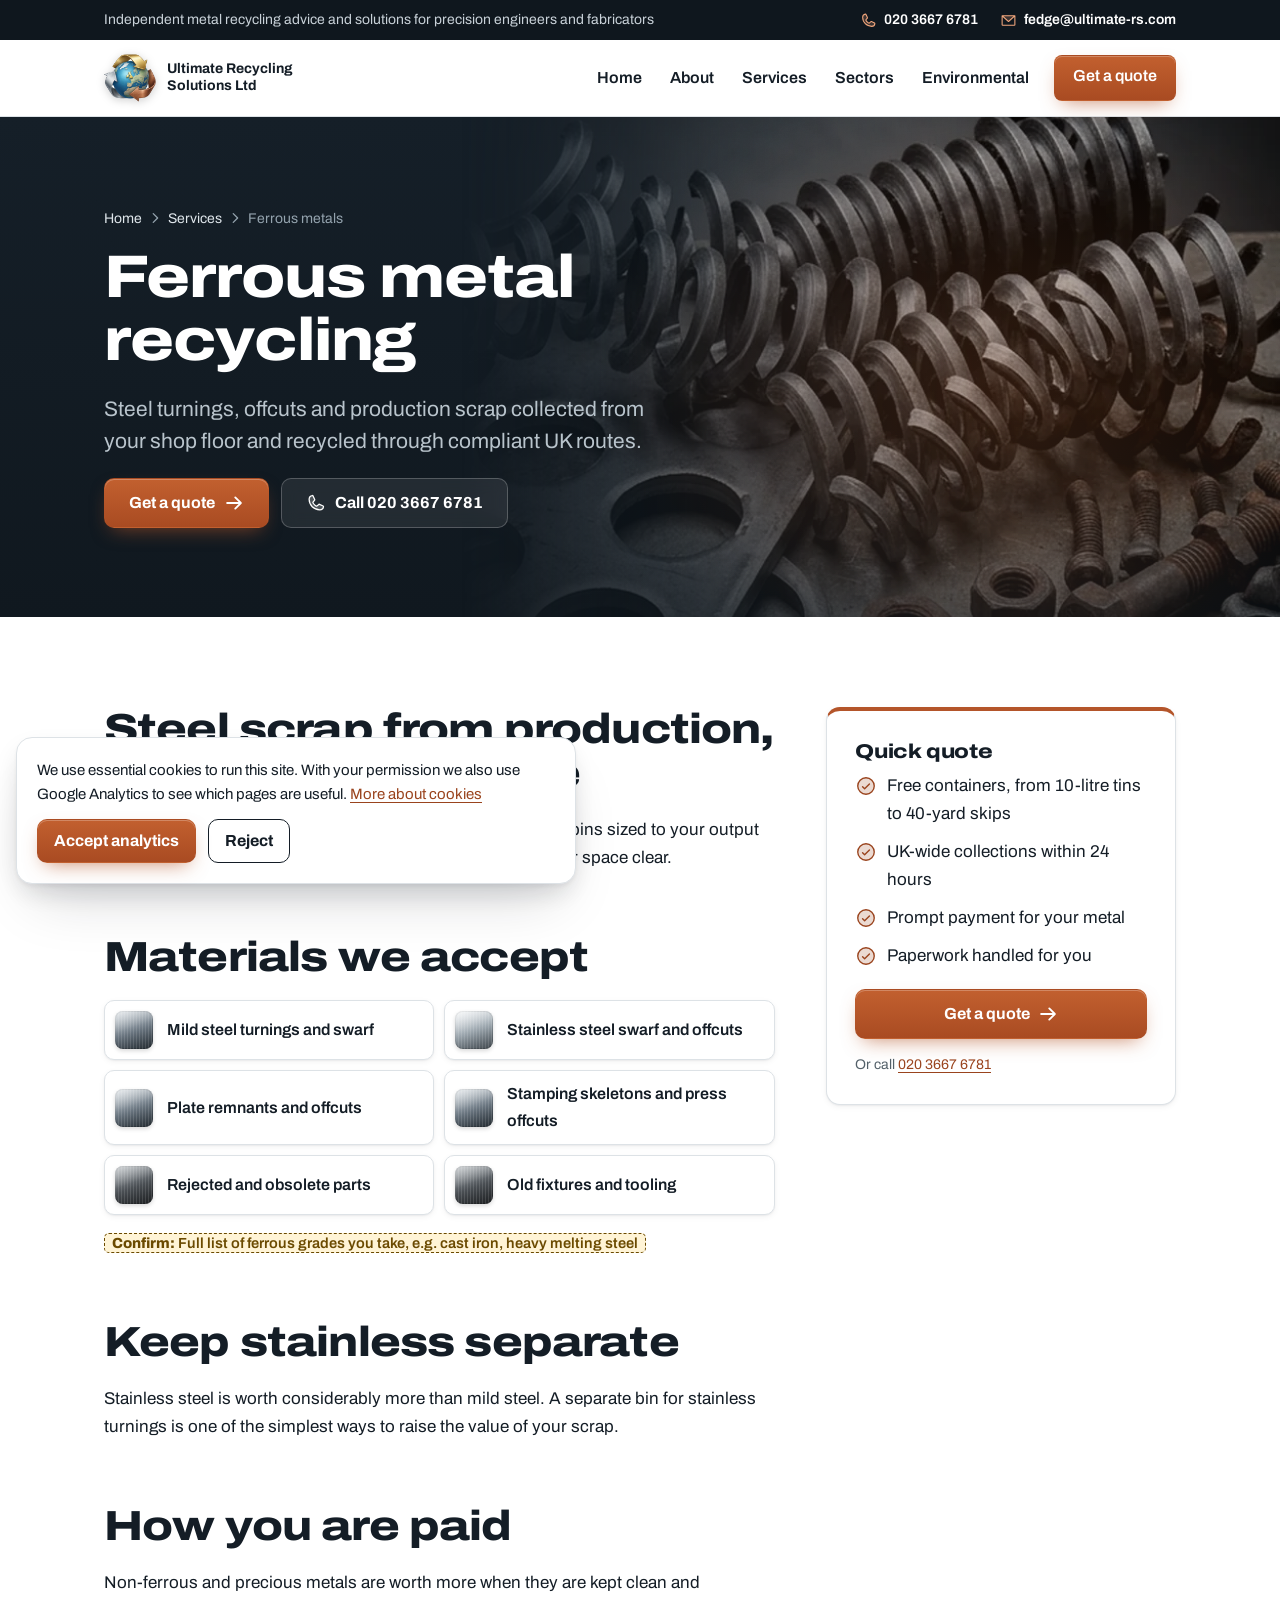
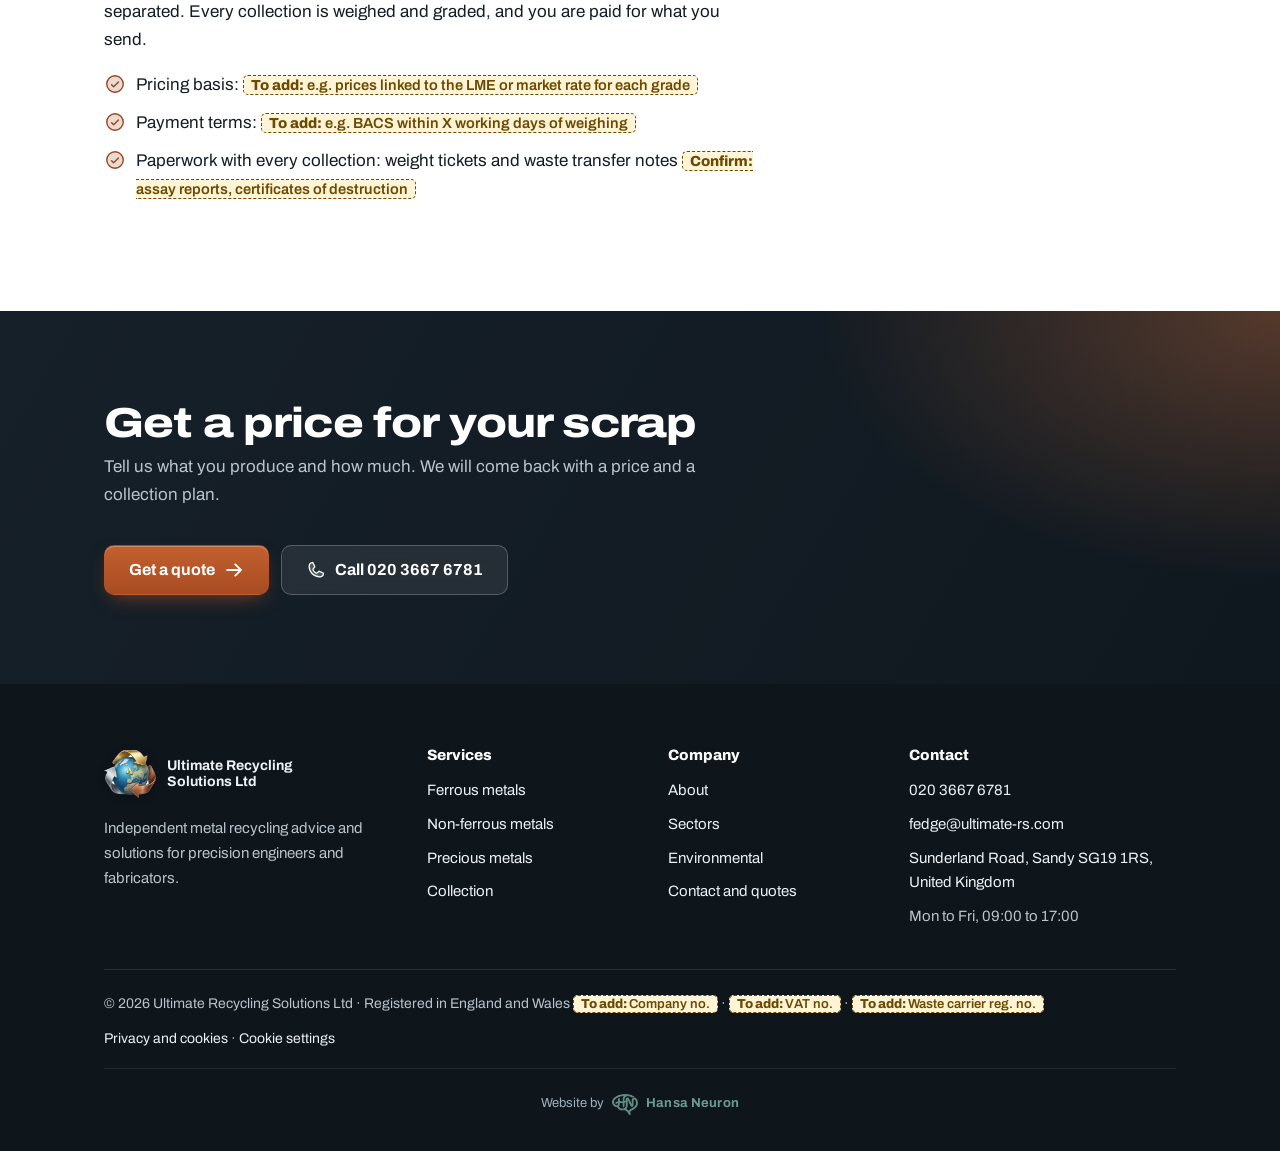
<file: services/ferrous/index.html>
<!DOCTYPE html>
<html lang="en-GB"><head><meta charset="utf-8">
<meta name="viewport" content="width=device-width, initial-scale=1">
<title>Ferrous Metal Recycling | Steel Swarf Collection | URS</title>
<meta name="description" content="Steel turnings, stainless swarf, plate offcuts and production scrap collected from UK manufacturing and engineering sites.">
<link rel="canonical" href="https://www.ultimate-rs.com/services/ferrous">
<meta property="og:type" content="website"><meta property="og:site_name" content="Ultimate Recycling Solutions Ltd">
<meta property="og:title" content="Ferrous Metal Recycling | Steel Swarf Collection | URS"><meta property="og:description" content="Steel turnings, stainless swarf, plate offcuts and production scrap collected from UK manufacturing and engineering sites."><meta property="og:url" content="https://www.ultimate-rs.com/services/ferrous"><meta property="og:image" content="https://www.ultimate-rs.com/assets/images/hero-urs2-1376.jpg">
<meta name="twitter:card" content="summary">
<meta name="theme-color" content="#151f28">
<link rel="icon" type="image/png" sizes="32x32" href="../../assets/images/favicon-v4-32.png"><link rel="apple-touch-icon" href="../../assets/images/apple-touch-icon-v4.png">
<script>document.documentElement.classList.add('js')</script>
<link rel="preconnect" href="https://fonts.googleapis.com"><link rel="preconnect" href="https://fonts.gstatic.com" crossorigin>
<link href="https://fonts.googleapis.com/css2?family=Archivo:wdth,wght@100..125,400..800&display=swap" rel="stylesheet">
<link rel="stylesheet" href="../../assets/site.css">
</head><body>
<a class="skip" href="#main">Skip to content</a>
<div class="topbar"><div class="wrap"><span>Independent metal recycling advice and solutions for precision engineers and fabricators</span><span class="tb-right"><a href="tel:+442036676781"><svg class="i" viewBox="0 0 256 256" fill="currentColor" aria-hidden="true"><path d="M223.94,174.08A48.33,48.33,0,0,1,176,216,136,136,0,0,1,40,80,48.33,48.33,0,0,1,81.92,32.06a8,8,0,0,1,8.3,4.8l21.13,47.2a8,8,0,0,1-.66,7.53L89.32,117a7.93,7.93,0,0,0-.54,7.81c8.27,16.93,25.77,34.22,42.75,42.41a7.92,7.92,0,0,0,7.83-.59l25-21.3a8,8,0,0,1,7.59-.69l47.16,21.13A8,8,0,0,1,223.94,174.08Z" opacity="0.2"/><path d="M222.37,158.46l-47.11-21.11-.13-.06a16,16,0,0,0-15.17,1.4,8.12,8.12,0,0,0-.75.56L134.87,160c-15.42-7.49-31.34-23.29-38.83-38.51l20.78-24.71c.2-.25.39-.5.57-.77a16,16,0,0,0,1.32-15.06l0-.12L97.54,33.64a16,16,0,0,0-16.62-9.52A56.26,56.26,0,0,0,32,80c0,79.4,64.6,144,144,144a56.26,56.26,0,0,0,55.88-48.92A16,16,0,0,0,222.37,158.46ZM176,208A128.14,128.14,0,0,1,48,80,40.2,40.2,0,0,1,82.87,40a.61.61,0,0,0,0,.12l21,47L83.2,111.86a6.13,6.13,0,0,0-.57.77,16,16,0,0,0-1,15.7c9.06,18.53,27.73,37.06,46.46,46.11a16,16,0,0,0,15.75-1.14,8.44,8.44,0,0,0,.74-.56L168.89,152l47,21.05h0s.08,0,.11,0A40.21,40.21,0,0,1,176,208Z"/></svg>020 3667 6781</a><a href="mailto:fedge@ultimate-rs.com"><svg class="i" viewBox="0 0 256 256" fill="currentColor" aria-hidden="true"><path d="M224,56l-96,88L32,56Z" opacity="0.2"/><path d="M224,48H32a8,8,0,0,0-8,8V192a16,16,0,0,0,16,16H216a16,16,0,0,0,16-16V56A8,8,0,0,0,224,48ZM203.43,64,128,133.15,52.57,64ZM216,192H40V74.19l82.59,75.71a8,8,0,0,0,10.82,0L216,74.19V192Z"/></svg>fedge@ultimate-rs.com</a></span></div></div>
<header class="site"><div class="wrap"><a class="brand" href="../../" aria-label="Ultimate Recycling Solutions home"><img src="../../assets/images/urs-logo-v4.png" alt="" width="52" height="52"><span class="name">Ultimate Recycling Solutions Ltd</span></a>
<button class="menu-btn" aria-expanded="false" aria-controls="main-nav"><span class="menu-ic"><svg class="i" viewBox="0 0 256 256" fill="currentColor" aria-hidden="true"><path d="M228,128a12,12,0,0,1-12,12H40a12,12,0,0,1,0-24H216A12,12,0,0,1,228,128ZM40,76H216a12,12,0,0,0,0-24H40a12,12,0,0,0,0,24ZM216,180H40a12,12,0,0,0,0,24H216a12,12,0,0,0,0-24Z"/></svg></span><span class="close-ic"><svg class="i" viewBox="0 0 256 256" fill="currentColor" aria-hidden="true"><path d="M208.49,191.51a12,12,0,0,1-17,17L128,145,64.49,208.49a12,12,0,0,1-17-17L111,128,47.51,64.49a12,12,0,0,1,17-17L128,111l63.51-63.52a12,12,0,0,1,17,17L145,128Z"/></svg></span><span class="lbl">Menu</span></button>
<nav class="main" id="main-nav" aria-label="Main"><ul><li><a href="../../">Home</a></li><li><a href="../../about/">About</a></li><li><a href="../../services/">Services</a><button class="sub-toggle" aria-expanded="false" aria-controls="sub-services" aria-label="Show Services pages"><svg class="i" viewBox="0 0 256 256" fill="currentColor" aria-hidden="true"><path d="M216.49,104.49l-80,80a12,12,0,0,1-17,0l-80-80a12,12,0,0,1,17-17L128,159l71.51-71.52a12,12,0,0,1,17,17Z"/></svg></button><ul class="sub" id="sub-services"><li><a href="../../services/ferrous/" aria-current=page><span class="sw" style="background:linear-gradient(160deg,#d3dadf,#6c7883 55%,#2f3941)" aria-hidden="true"></span>Ferrous metals</a></li><li><a href="../../services/non-ferrous/"><span class="sw" style="background:linear-gradient(160deg,#fbfcfd,#b7c1c8 55%,#6f7b84)" aria-hidden="true"></span>Non-ferrous metals</a></li><li><a href="../../services/precious-metals/"><span class="sw" style="background:linear-gradient(160deg,#fff0b5,#d2ab33 55%,#7f620e)" aria-hidden="true"></span>Precious metals</a></li><li><a href="../../services/collection/"><span class="sw" style="background:linear-gradient(135deg,#c06633 0 33%,#b7c1c8 33% 66%,#c49c27 66%)" aria-hidden="true"></span>Collection</a></li></ul></li><li><a href="../../sectors/">Sectors</a><button class="sub-toggle" aria-expanded="false" aria-controls="sub-sectors" aria-label="Show Sectors pages"><svg class="i" viewBox="0 0 256 256" fill="currentColor" aria-hidden="true"><path d="M216.49,104.49l-80,80a12,12,0,0,1-17,0l-80-80a12,12,0,0,1,17-17L128,159l71.51-71.52a12,12,0,0,1,17,17Z"/></svg></button><ul class="sub" id="sub-sectors"><li><a href="../../sectors/manufacturing/"><span style="color:var(--copper-ink);display:flex"><svg class="i" viewBox="0 0 256 256" fill="currentColor" aria-hidden="true"><path d="M216,136v80H40V88l64,48V88l64,48Z" opacity="0.2"/><path d="M116,176a8,8,0,0,1-8,8H80a8,8,0,0,1,0-16h28A8,8,0,0,1,116,176Zm60-8H148a8,8,0,0,0,0,16h28a8,8,0,0,0,0-16Zm64,48a8,8,0,0,1-8,8H24a8,8,0,0,1,0-16h8V88a8,8,0,0,1,12.8-6.4L96,120V88a8,8,0,0,1,12.8-6.4l38.74,29.05L159.1,29.74A16.08,16.08,0,0,1,174.94,16h18.12A16.08,16.08,0,0,1,208.9,29.74l15,105.13s.08.78.08,1.13v72h8A8,8,0,0,1,240,216Zm-77.86-94.4,8.53,6.4h36.11L193.06,32H174.94ZM48,208H208V144H168a8,8,0,0,1-4.8-1.6l-14.4-10.8,0,0L112,104v32a8,8,0,0,1-12.8,6.4L48,104Z"/></svg></span>Manufacturing</a></li><li><a href="../../sectors/engineering/"><span style="color:var(--copper-ink);display:flex"><svg class="i" viewBox="0 0 256 256" fill="currentColor" aria-hidden="true"><path d="M207.86,123.18l16.78-21a99.14,99.14,0,0,0-10.07-24.29l-26.7-3a81,81,0,0,0-6.81-6.81l-3-26.71a99.43,99.43,0,0,0-24.3-10l-21,16.77a81.59,81.59,0,0,0-9.64,0l-21-16.78A99.14,99.14,0,0,0,77.91,41.43l-3,26.7a81,81,0,0,0-6.81,6.81l-26.71,3a99.43,99.43,0,0,0-10,24.3l16.77,21a81.59,81.59,0,0,0,0,9.64l-16.78,21a99.14,99.14,0,0,0,10.07,24.29l26.7,3a81,81,0,0,0,6.81,6.81l3,26.71a99.43,99.43,0,0,0,24.3,10l21-16.77a81.59,81.59,0,0,0,9.64,0l21,16.78a99.14,99.14,0,0,0,24.29-10.07l3-26.7a81,81,0,0,0,6.81-6.81l26.71-3a99.43,99.43,0,0,0,10-24.3l-16.77-21A81.59,81.59,0,0,0,207.86,123.18ZM128,168a40,40,0,1,1,40-40A40,40,0,0,1,128,168Z" opacity="0.2"/><path d="M128,80a48,48,0,1,0,48,48A48.05,48.05,0,0,0,128,80Zm0,80a32,32,0,1,1,32-32A32,32,0,0,1,128,160Zm88-29.84q.06-2.16,0-4.32l14.92-18.64a8,8,0,0,0,1.48-7.06,107.6,107.6,0,0,0-10.88-26.25,8,8,0,0,0-6-3.93l-23.72-2.64q-1.48-1.56-3-3L186,40.54a8,8,0,0,0-3.94-6,107.29,107.29,0,0,0-26.25-10.86,8,8,0,0,0-7.06,1.48L130.16,40Q128,40,125.84,40L107.2,25.11a8,8,0,0,0-7.06-1.48A107.6,107.6,0,0,0,73.89,34.51a8,8,0,0,0-3.93,6L67.32,64.27q-1.56,1.49-3,3L40.54,70a8,8,0,0,0-6,3.94,107.71,107.71,0,0,0-10.87,26.25,8,8,0,0,0,1.49,7.06L40,125.84Q40,128,40,130.16L25.11,148.8a8,8,0,0,0-1.48,7.06,107.6,107.6,0,0,0,10.88,26.25,8,8,0,0,0,6,3.93l23.72,2.64q1.49,1.56,3,3L70,215.46a8,8,0,0,0,3.94,6,107.71,107.71,0,0,0,26.25,10.87,8,8,0,0,0,7.06-1.49L125.84,216q2.16.06,4.32,0l18.64,14.92a8,8,0,0,0,7.06,1.48,107.21,107.21,0,0,0,26.25-10.88,8,8,0,0,0,3.93-6l2.64-23.72q1.56-1.48,3-3L215.46,186a8,8,0,0,0,6-3.94,107.71,107.71,0,0,0,10.87-26.25,8,8,0,0,0-1.49-7.06Zm-16.1-6.5a73.93,73.93,0,0,1,0,8.68,8,8,0,0,0,1.74,5.48l14.19,17.73a91.57,91.57,0,0,1-6.23,15L187,173.11a8,8,0,0,0-5.1,2.64,74.11,74.11,0,0,1-6.14,6.14,8,8,0,0,0-2.64,5.1l-2.51,22.58a91.32,91.32,0,0,1-15,6.23l-17.74-14.19a8,8,0,0,0-5-1.75h-.48a73.93,73.93,0,0,1-8.68,0,8.06,8.06,0,0,0-5.48,1.74L100.45,215.8a91.57,91.57,0,0,1-15-6.23L82.89,187a8,8,0,0,0-2.64-5.1,74.11,74.11,0,0,1-6.14-6.14,8,8,0,0,0-5.1-2.64L46.43,170.6a91.32,91.32,0,0,1-6.23-15l14.19-17.74a8,8,0,0,0,1.74-5.48,73.93,73.93,0,0,1,0-8.68,8,8,0,0,0-1.74-5.48L40.2,100.45a91.57,91.57,0,0,1,6.23-15L69,82.89a8,8,0,0,0,5.1-2.64,74.11,74.11,0,0,1,6.14-6.14A8,8,0,0,0,82.89,69L85.4,46.43a91.32,91.32,0,0,1,15-6.23l17.74,14.19a8,8,0,0,0,5.48,1.74,73.93,73.93,0,0,1,8.68,0,8.06,8.06,0,0,0,5.48-1.74L155.55,40.2a91.57,91.57,0,0,1,15,6.23L173.11,69a8,8,0,0,0,2.64,5.1,74.11,74.11,0,0,1,6.14,6.14,8,8,0,0,0,5.1,2.64l22.58,2.51a91.32,91.32,0,0,1,6.23,15l-14.19,17.74A8,8,0,0,0,199.87,123.66Z"/></svg></span>Engineering</a></li></ul></li><li><a href="../../environmental/">Environmental</a></li><li class="nav-cta"><a class="btn btn-primary" href="../../contact/">Get a quote</a></li><li class="nav-call"><a class="btn btn-ghost" href="tel:+442036676781"><svg class="i" viewBox="0 0 256 256" fill="currentColor" aria-hidden="true"><path d="M223.94,174.08A48.33,48.33,0,0,1,176,216,136,136,0,0,1,40,80,48.33,48.33,0,0,1,81.92,32.06a8,8,0,0,1,8.3,4.8l21.13,47.2a8,8,0,0,1-.66,7.53L89.32,117a7.93,7.93,0,0,0-.54,7.81c8.27,16.93,25.77,34.22,42.75,42.41a7.92,7.92,0,0,0,7.83-.59l25-21.3a8,8,0,0,1,7.59-.69l47.16,21.13A8,8,0,0,1,223.94,174.08Z" opacity="0.2"/><path d="M222.37,158.46l-47.11-21.11-.13-.06a16,16,0,0,0-15.17,1.4,8.12,8.12,0,0,0-.75.56L134.87,160c-15.42-7.49-31.34-23.29-38.83-38.51l20.78-24.71c.2-.25.39-.5.57-.77a16,16,0,0,0,1.32-15.06l0-.12L97.54,33.64a16,16,0,0,0-16.62-9.52A56.26,56.26,0,0,0,32,80c0,79.4,64.6,144,144,144a56.26,56.26,0,0,0,55.88-48.92A16,16,0,0,0,222.37,158.46ZM176,208A128.14,128.14,0,0,1,48,80,40.2,40.2,0,0,1,82.87,40a.61.61,0,0,0,0,.12l21,47L83.2,111.86a6.13,6.13,0,0,0-.57.77,16,16,0,0,0-1,15.7c9.06,18.53,27.73,37.06,46.46,46.11a16,16,0,0,0,15.75-1.14,8.44,8.44,0,0,0,.74-.56L168.89,152l47,21.05h0s.08,0,.11,0A40.21,40.21,0,0,1,176,208Z"/></svg>Call 020 3667 6781</a></li></ul></nav></div></header>
<main id="main"><section class="phero phero-photo"><picture class="phero-bg" aria-hidden="true"><source type="image/webp" srcset="../../assets/images/collect-ferrous.webp"><img src="../../assets/images/collect-ferrous.jpg" width="800" height="617" alt=""></picture><div class="wrap grid"><div><nav class="crumbs" aria-label="Breadcrumb"><a href="../../">Home</a><span aria-hidden="true" style="display:flex;width:14px"><svg class="i" viewBox="0 0 256 256" fill="currentColor" aria-hidden="true"><path d="M184.49,136.49l-80,80a12,12,0,0,1-17-17L159,128,87.51,56.49a12,12,0,1,1,17-17l80,80A12,12,0,0,1,184.49,136.49Z"/></svg></span><a href="../../services/">Services</a><span aria-hidden="true" style="display:flex;width:14px"><svg class="i" viewBox="0 0 256 256" fill="currentColor" aria-hidden="true"><path d="M184.49,136.49l-80,80a12,12,0,0,1-17-17L159,128,87.51,56.49a12,12,0,1,1,17-17l80,80A12,12,0,0,1,184.49,136.49Z"/></svg></span><span aria-current="page">Ferrous metals</span></nav><h1>Ferrous metal recycling</h1><p class="lede">Steel turnings, offcuts and production scrap collected from your shop floor and recycled through compliant UK routes.</p><div class="btns"><a class="btn btn-primary" href="../../contact/">Get a quote <svg class="i" viewBox="0 0 256 256" fill="currentColor" aria-hidden="true"><path d="M224.49,136.49l-72,72a12,12,0,0,1-17-17L187,140H40a12,12,0,0,1,0-24H187L135.51,64.48a12,12,0,0,1,17-17l72,72A12,12,0,0,1,224.49,136.49Z"/></svg></a><a class="btn btn-glass" href="tel:+442036676781"><svg class="i" viewBox="0 0 256 256" fill="currentColor" aria-hidden="true"><path d="M223.94,174.08A48.33,48.33,0,0,1,176,216,136,136,0,0,1,40,80,48.33,48.33,0,0,1,81.92,32.06a8,8,0,0,1,8.3,4.8l21.13,47.2a8,8,0,0,1-.66,7.53L89.32,117a7.93,7.93,0,0,0-.54,7.81c8.27,16.93,25.77,34.22,42.75,42.41a7.92,7.92,0,0,0,7.83-.59l25-21.3a8,8,0,0,1,7.59-.69l47.16,21.13A8,8,0,0,1,223.94,174.08Z" opacity="0.2"/><path d="M222.37,158.46l-47.11-21.11-.13-.06a16,16,0,0,0-15.17,1.4,8.12,8.12,0,0,0-.75.56L134.87,160c-15.42-7.49-31.34-23.29-38.83-38.51l20.78-24.71c.2-.25.39-.5.57-.77a16,16,0,0,0,1.32-15.06l0-.12L97.54,33.64a16,16,0,0,0-16.62-9.52A56.26,56.26,0,0,0,32,80c0,79.4,64.6,144,144,144a56.26,56.26,0,0,0,55.88-48.92A16,16,0,0,0,222.37,158.46ZM176,208A128.14,128.14,0,0,1,48,80,40.2,40.2,0,0,1,82.87,40a.61.61,0,0,0,0,.12l21,47L83.2,111.86a6.13,6.13,0,0,0-.57.77,16,16,0,0,0-1,15.7c9.06,18.53,27.73,37.06,46.46,46.11a16,16,0,0,0,15.75-1.14,8.44,8.44,0,0,0,.74-.56L168.89,152l47,21.05h0s.08,0,.11,0A40.21,40.21,0,0,1,176,208Z"/></svg>Call 020 3667 6781</a></div></div></div></section><section class="band"><div class="wrap with-aside"><div class="prose">
<h2>Steel scrap from production, cleared on schedule</h2>
<p>Ferrous scrap builds up fast on a busy shop floor. We supply bins sized to your output and collect on a routine that keeps machines running and floor space clear.</p>
<h2>Materials we accept</h2>
<ul class="mats"><li><span class="sw" style="background:linear-gradient(160deg,#d3dadf,#6c7883 55%,#2f3941)" aria-hidden="true"></span>Mild steel turnings and swarf</li><li><span class="sw" style="background:linear-gradient(160deg,#f0f3f5,#9ba6ae 55%,#555f67)" aria-hidden="true"></span>Stainless steel swarf and offcuts</li><li><span class="sw" style="background:linear-gradient(160deg,#d3dadf,#6c7883 55%,#2f3941)" aria-hidden="true"></span>Plate remnants and offcuts</li><li><span class="sw" style="background:linear-gradient(160deg,#d3dadf,#6c7883 55%,#2f3941)" aria-hidden="true"></span>Stamping skeletons and press offcuts</li><li><span class="sw" style="background:linear-gradient(160deg,#a4abb0,#4d5257 55%,#26292c)" aria-hidden="true"></span>Rejected and obsolete parts</li><li><span class="sw" style="background:linear-gradient(160deg,#a4abb0,#4d5257 55%,#26292c)" aria-hidden="true"></span>Old fixtures and tooling</li></ul>
<p style="margin-top:14px"><span class="ph confirm">Full list of ferrous grades you take, e.g. cast iron, heavy melting steel</span></p>
<h2>Keep stainless separate</h2>
<p>Stainless steel is worth considerably more than mild steel. A separate bin for stainless turnings is one of the simplest ways to raise the value of your scrap.</p>
<h2>How you are paid</h2>
<p>Non-ferrous and precious metals are worth more when they are kept clean and separated. Every collection is weighed and graded, and you are paid for what you send.</p>
<ul class="ticks"><li><svg class="i" viewBox="0 0 256 256" fill="currentColor" aria-hidden="true"><path d="M224,128a96,96,0,1,1-96-96A96,96,0,0,1,224,128Z" opacity="0.2"/><path d="M173.66,98.34a8,8,0,0,1,0,11.32l-56,56a8,8,0,0,1-11.32,0l-24-24a8,8,0,0,1,11.32-11.32L112,148.69l50.34-50.35A8,8,0,0,1,173.66,98.34ZM232,128A104,104,0,1,1,128,24,104.11,104.11,0,0,1,232,128Zm-16,0a88,88,0,1,0-88,88A88.1,88.1,0,0,0,216,128Z"/></svg>Pricing basis: <span class="ph">e.g. prices linked to the LME or market rate for each grade</span></li><li><svg class="i" viewBox="0 0 256 256" fill="currentColor" aria-hidden="true"><path d="M224,128a96,96,0,1,1-96-96A96,96,0,0,1,224,128Z" opacity="0.2"/><path d="M173.66,98.34a8,8,0,0,1,0,11.32l-56,56a8,8,0,0,1-11.32,0l-24-24a8,8,0,0,1,11.32-11.32L112,148.69l50.34-50.35A8,8,0,0,1,173.66,98.34ZM232,128A104,104,0,1,1,128,24,104.11,104.11,0,0,1,232,128Zm-16,0a88,88,0,1,0-88,88A88.1,88.1,0,0,0,216,128Z"/></svg>Payment terms: <span class="ph">e.g. BACS within X working days of weighing</span></li><li><svg class="i" viewBox="0 0 256 256" fill="currentColor" aria-hidden="true"><path d="M224,128a96,96,0,1,1-96-96A96,96,0,0,1,224,128Z" opacity="0.2"/><path d="M173.66,98.34a8,8,0,0,1,0,11.32l-56,56a8,8,0,0,1-11.32,0l-24-24a8,8,0,0,1,11.32-11.32L112,148.69l50.34-50.35A8,8,0,0,1,173.66,98.34ZM232,128A104,104,0,1,1,128,24,104.11,104.11,0,0,1,232,128Zm-16,0a88,88,0,1,0-88,88A88.1,88.1,0,0,0,216,128Z"/></svg>Paperwork with every collection: weight tickets and waste transfer notes <span class="ph confirm">assay reports, certificates of destruction</span></li></ul></div><aside class="aside"><div class="card"><h3>Quick quote</h3>
<ul class="ticks"><li><svg class="i" viewBox="0 0 256 256" fill="currentColor" aria-hidden="true"><path d="M224,128a96,96,0,1,1-96-96A96,96,0,0,1,224,128Z" opacity="0.2"/><path d="M173.66,98.34a8,8,0,0,1,0,11.32l-56,56a8,8,0,0,1-11.32,0l-24-24a8,8,0,0,1,11.32-11.32L112,148.69l50.34-50.35A8,8,0,0,1,173.66,98.34ZM232,128A104,104,0,1,1,128,24,104.11,104.11,0,0,1,232,128Zm-16,0a88,88,0,1,0-88,88A88.1,88.1,0,0,0,216,128Z"/></svg>Free containers, from 10-litre tins to 40-yard skips</li><li><svg class="i" viewBox="0 0 256 256" fill="currentColor" aria-hidden="true"><path d="M224,128a96,96,0,1,1-96-96A96,96,0,0,1,224,128Z" opacity="0.2"/><path d="M173.66,98.34a8,8,0,0,1,0,11.32l-56,56a8,8,0,0,1-11.32,0l-24-24a8,8,0,0,1,11.32-11.32L112,148.69l50.34-50.35A8,8,0,0,1,173.66,98.34ZM232,128A104,104,0,1,1,128,24,104.11,104.11,0,0,1,232,128Zm-16,0a88,88,0,1,0-88,88A88.1,88.1,0,0,0,216,128Z"/></svg>UK-wide collections within 24 hours</li><li><svg class="i" viewBox="0 0 256 256" fill="currentColor" aria-hidden="true"><path d="M224,128a96,96,0,1,1-96-96A96,96,0,0,1,224,128Z" opacity="0.2"/><path d="M173.66,98.34a8,8,0,0,1,0,11.32l-56,56a8,8,0,0,1-11.32,0l-24-24a8,8,0,0,1,11.32-11.32L112,148.69l50.34-50.35A8,8,0,0,1,173.66,98.34ZM232,128A104,104,0,1,1,128,24,104.11,104.11,0,0,1,232,128Zm-16,0a88,88,0,1,0-88,88A88.1,88.1,0,0,0,216,128Z"/></svg>Prompt payment for your metal</li><li><svg class="i" viewBox="0 0 256 256" fill="currentColor" aria-hidden="true"><path d="M224,128a96,96,0,1,1-96-96A96,96,0,0,1,224,128Z" opacity="0.2"/><path d="M173.66,98.34a8,8,0,0,1,0,11.32l-56,56a8,8,0,0,1-11.32,0l-24-24a8,8,0,0,1,11.32-11.32L112,148.69l50.34-50.35A8,8,0,0,1,173.66,98.34ZM232,128A104,104,0,1,1,128,24,104.11,104.11,0,0,1,232,128Zm-16,0a88,88,0,1,0-88,88A88.1,88.1,0,0,0,216,128Z"/></svg>Paperwork handled for you</li></ul>
<a class="btn btn-primary" href="../../contact/" style="width:100%">Get a quote <svg class="i" viewBox="0 0 256 256" fill="currentColor" aria-hidden="true"><path d="M224.49,136.49l-72,72a12,12,0,0,1-17-17L187,140H40a12,12,0,0,1,0-24H187L135.51,64.48a12,12,0,0,1,17-17l72,72A12,12,0,0,1,224.49,136.49Z"/></svg></a>
<p class="form-note" style="margin:14px 0 0">Or call <a href="tel:+442036676781">020 3667 6781</a></p></div></aside></div></section><section class="band dark cta-band"><div class="wrap"><div data-reveal><h2>Get a price for your scrap</h2><p>Tell us what you produce and how much. We will come back with a price and a collection plan.</p></div>
<div class="btns" data-reveal="100"><a class="btn btn-primary" href="../../contact/">Get a quote <svg class="i" viewBox="0 0 256 256" fill="currentColor" aria-hidden="true"><path d="M224.49,136.49l-72,72a12,12,0,0,1-17-17L187,140H40a12,12,0,0,1,0-24H187L135.51,64.48a12,12,0,0,1,17-17l72,72A12,12,0,0,1,224.49,136.49Z"/></svg></a><a class="btn btn-glass" href="tel:+442036676781"><svg class="i" viewBox="0 0 256 256" fill="currentColor" aria-hidden="true"><path d="M223.94,174.08A48.33,48.33,0,0,1,176,216,136,136,0,0,1,40,80,48.33,48.33,0,0,1,81.92,32.06a8,8,0,0,1,8.3,4.8l21.13,47.2a8,8,0,0,1-.66,7.53L89.32,117a7.93,7.93,0,0,0-.54,7.81c8.27,16.93,25.77,34.22,42.75,42.41a7.92,7.92,0,0,0,7.83-.59l25-21.3a8,8,0,0,1,7.59-.69l47.16,21.13A8,8,0,0,1,223.94,174.08Z" opacity="0.2"/><path d="M222.37,158.46l-47.11-21.11-.13-.06a16,16,0,0,0-15.17,1.4,8.12,8.12,0,0,0-.75.56L134.87,160c-15.42-7.49-31.34-23.29-38.83-38.51l20.78-24.71c.2-.25.39-.5.57-.77a16,16,0,0,0,1.32-15.06l0-.12L97.54,33.64a16,16,0,0,0-16.62-9.52A56.26,56.26,0,0,0,32,80c0,79.4,64.6,144,144,144a56.26,56.26,0,0,0,55.88-48.92A16,16,0,0,0,222.37,158.46ZM176,208A128.14,128.14,0,0,1,48,80,40.2,40.2,0,0,1,82.87,40a.61.61,0,0,0,0,.12l21,47L83.2,111.86a6.13,6.13,0,0,0-.57.77,16,16,0,0,0-1,15.7c9.06,18.53,27.73,37.06,46.46,46.11a16,16,0,0,0,15.75-1.14,8.44,8.44,0,0,0,.74-.56L168.89,152l47,21.05h0s.08,0,.11,0A40.21,40.21,0,0,1,176,208Z"/></svg>Call 020 3667 6781</a></div></div></section></main>
<footer class="site"><div class="wrap"><div class="f-grid">
<div><a class="brand" href="../../" aria-label="Ultimate Recycling Solutions home"><img src="../../assets/images/urs-logo-v4.png" alt="" width="52" height="52"><span class="name">Ultimate Recycling Solutions Ltd</span></a><p style="margin-top:16px">Independent metal recycling advice and solutions for precision engineers and fabricators.</p></div>
<div><h2>Services</h2><ul><li><a href="../../services/ferrous/">Ferrous metals</a></li><li><a href="../../services/non-ferrous/">Non-ferrous metals</a></li><li><a href="../../services/precious-metals/">Precious metals</a></li><li><a href="../../services/collection/">Collection</a></li></ul></div>
<div><h2>Company</h2><ul><li><a href="../../about/">About</a></li><li><a href="../../sectors/">Sectors</a></li><li><a href="../../environmental/">Environmental</a></li><li><a href="../../contact/">Contact and quotes</a></li></ul></div>
<div><h2>Contact</h2><ul><li><a href="tel:+442036676781">020 3667 6781</a></li><li><a href="mailto:fedge@ultimate-rs.com">fedge@ultimate-rs.com</a></li><li><a href="https://www.google.com/maps/search/?api=1&query=Sunderland+Road+Sandy+SG19+1RS">Sunderland Road, Sandy SG19 1RS, United Kingdom</a></li><li>Mon to Fri, 09:00 to 17:00</li></ul></div>
</div>
<div class="f-legal"><span>© <span data-year>2026</span> Ultimate Recycling Solutions Ltd · Registered in England and Wales <span class="ph">Company no.</span> · <span class="ph">VAT no.</span> · <span class="ph">Waste carrier reg. no.</span></span>
<span><a href="../../privacy/">Privacy and cookies</a> · <button class="linkbtn" data-cookie="settings">Cookie settings</button></span></div>
<div class="hn-credit"><a href="https://www.hansaneuron.de" target="_blank" rel="noopener">Website by <img src="../../assets/images/hansaneuron-logo.png" alt="" width="26" height="22"><b>Hansa Neuron</b></a></div></div></footer>
<div class="mbar"><a class="btn btn-ghost" href="tel:+442036676781"><svg class="i" viewBox="0 0 256 256" fill="currentColor" aria-hidden="true"><path d="M223.94,174.08A48.33,48.33,0,0,1,176,216,136,136,0,0,1,40,80,48.33,48.33,0,0,1,81.92,32.06a8,8,0,0,1,8.3,4.8l21.13,47.2a8,8,0,0,1-.66,7.53L89.32,117a7.93,7.93,0,0,0-.54,7.81c8.27,16.93,25.77,34.22,42.75,42.41a7.92,7.92,0,0,0,7.83-.59l25-21.3a8,8,0,0,1,7.59-.69l47.16,21.13A8,8,0,0,1,223.94,174.08Z" opacity="0.2"/><path d="M222.37,158.46l-47.11-21.11-.13-.06a16,16,0,0,0-15.17,1.4,8.12,8.12,0,0,0-.75.56L134.87,160c-15.42-7.49-31.34-23.29-38.83-38.51l20.78-24.71c.2-.25.39-.5.57-.77a16,16,0,0,0,1.32-15.06l0-.12L97.54,33.64a16,16,0,0,0-16.62-9.52A56.26,56.26,0,0,0,32,80c0,79.4,64.6,144,144,144a56.26,56.26,0,0,0,55.88-48.92A16,16,0,0,0,222.37,158.46ZM176,208A128.14,128.14,0,0,1,48,80,40.2,40.2,0,0,1,82.87,40a.61.61,0,0,0,0,.12l21,47L83.2,111.86a6.13,6.13,0,0,0-.57.77,16,16,0,0,0-1,15.7c9.06,18.53,27.73,37.06,46.46,46.11a16,16,0,0,0,15.75-1.14,8.44,8.44,0,0,0,.74-.56L168.89,152l47,21.05h0s.08,0,.11,0A40.21,40.21,0,0,1,176,208Z"/></svg>Call</a><a class="btn btn-primary" href="../../contact/">Get a quote</a></div>
<div class="cookie" role="dialog" aria-label="Cookie choices"><p>We use essential cookies to run this site. With your permission we also use Google Analytics to see which pages are useful. <a href="../../privacy/">More about cookies</a></p>
<div class="btns"><button class="btn btn-primary" data-cookie="accept">Accept analytics</button><button class="btn btn-ghost" data-cookie="reject">Reject</button></div></div>
<script src="../../assets/site.js"></script>
</body></html>
</file>
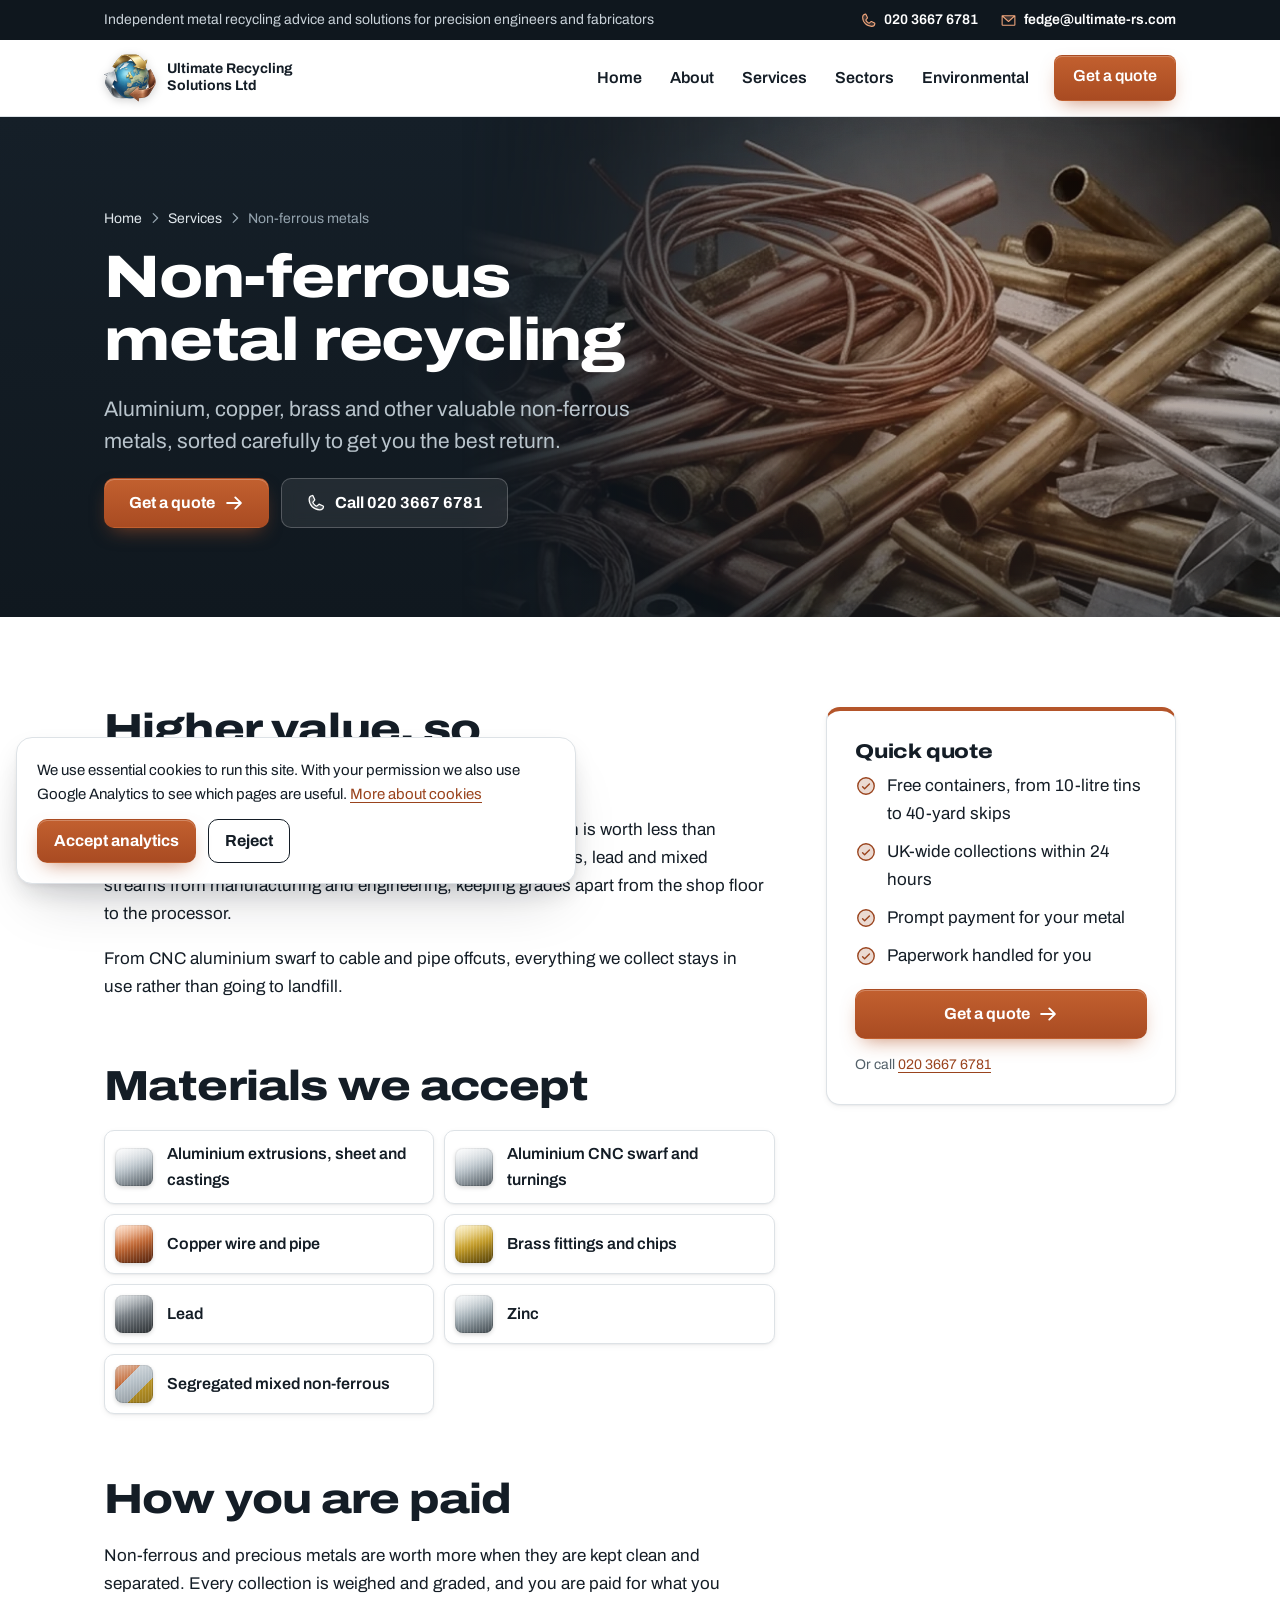
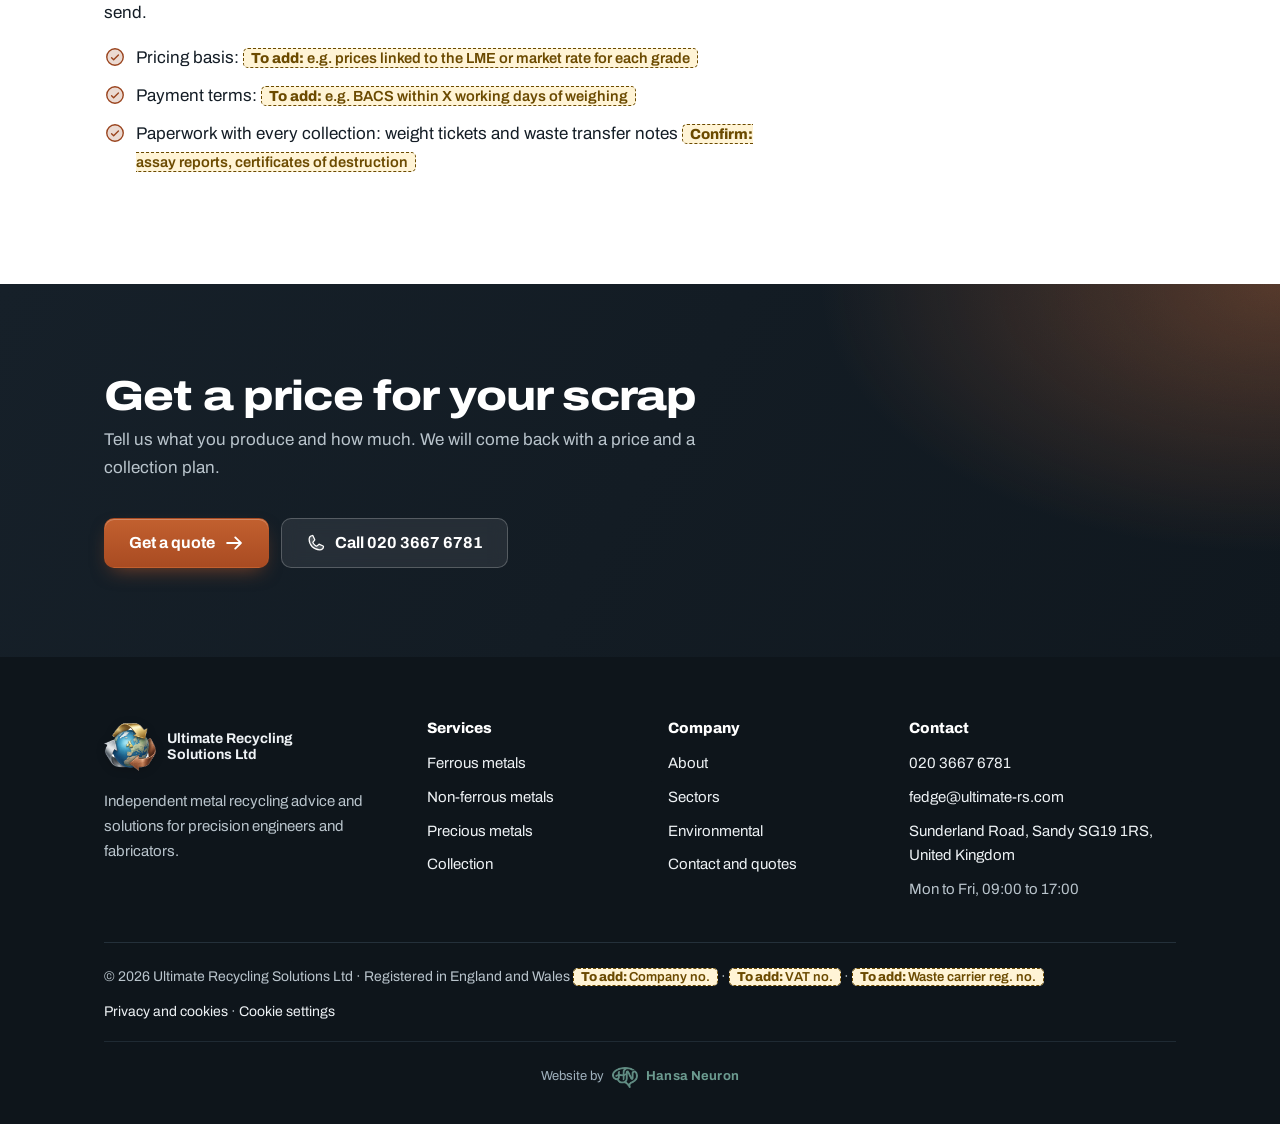
<file: services/non-ferrous/index.html>
<!DOCTYPE html>
<html lang="en-GB"><head><meta charset="utf-8">
<meta name="viewport" content="width=device-width, initial-scale=1">
<title>Non-Ferrous Metal Recycling | Aluminium, Copper, Brass | URS</title>
<meta name="description" content="Aluminium swarf, copper, brass, lead and zinc recycling for UK manufacturers, with grade separation to protect the value of your scrap.">
<link rel="canonical" href="https://www.ultimate-rs.com/services/non-ferrous">
<meta property="og:type" content="website"><meta property="og:site_name" content="Ultimate Recycling Solutions Ltd">
<meta property="og:title" content="Non-Ferrous Metal Recycling | Aluminium, Copper, Brass | URS"><meta property="og:description" content="Aluminium swarf, copper, brass, lead and zinc recycling for UK manufacturers, with grade separation to protect the value of your scrap."><meta property="og:url" content="https://www.ultimate-rs.com/services/non-ferrous"><meta property="og:image" content="https://www.ultimate-rs.com/assets/images/hero-urs2-1376.jpg">
<meta name="twitter:card" content="summary">
<meta name="theme-color" content="#151f28">
<link rel="icon" type="image/png" sizes="32x32" href="../../assets/images/favicon-v4-32.png"><link rel="apple-touch-icon" href="../../assets/images/apple-touch-icon-v4.png">
<script>document.documentElement.classList.add('js')</script>
<link rel="preconnect" href="https://fonts.googleapis.com"><link rel="preconnect" href="https://fonts.gstatic.com" crossorigin>
<link href="https://fonts.googleapis.com/css2?family=Archivo:wdth,wght@100..125,400..800&display=swap" rel="stylesheet">
<link rel="stylesheet" href="../../assets/site.css">
</head><body>
<a class="skip" href="#main">Skip to content</a>
<div class="topbar"><div class="wrap"><span>Independent metal recycling advice and solutions for precision engineers and fabricators</span><span class="tb-right"><a href="tel:+442036676781"><svg class="i" viewBox="0 0 256 256" fill="currentColor" aria-hidden="true"><path d="M223.94,174.08A48.33,48.33,0,0,1,176,216,136,136,0,0,1,40,80,48.33,48.33,0,0,1,81.92,32.06a8,8,0,0,1,8.3,4.8l21.13,47.2a8,8,0,0,1-.66,7.53L89.32,117a7.93,7.93,0,0,0-.54,7.81c8.27,16.93,25.77,34.22,42.75,42.41a7.92,7.92,0,0,0,7.83-.59l25-21.3a8,8,0,0,1,7.59-.69l47.16,21.13A8,8,0,0,1,223.94,174.08Z" opacity="0.2"/><path d="M222.37,158.46l-47.11-21.11-.13-.06a16,16,0,0,0-15.17,1.4,8.12,8.12,0,0,0-.75.56L134.87,160c-15.42-7.49-31.34-23.29-38.83-38.51l20.78-24.71c.2-.25.39-.5.57-.77a16,16,0,0,0,1.32-15.06l0-.12L97.54,33.64a16,16,0,0,0-16.62-9.52A56.26,56.26,0,0,0,32,80c0,79.4,64.6,144,144,144a56.26,56.26,0,0,0,55.88-48.92A16,16,0,0,0,222.37,158.46ZM176,208A128.14,128.14,0,0,1,48,80,40.2,40.2,0,0,1,82.87,40a.61.61,0,0,0,0,.12l21,47L83.2,111.86a6.13,6.13,0,0,0-.57.77,16,16,0,0,0-1,15.7c9.06,18.53,27.73,37.06,46.46,46.11a16,16,0,0,0,15.75-1.14,8.44,8.44,0,0,0,.74-.56L168.89,152l47,21.05h0s.08,0,.11,0A40.21,40.21,0,0,1,176,208Z"/></svg>020 3667 6781</a><a href="mailto:fedge@ultimate-rs.com"><svg class="i" viewBox="0 0 256 256" fill="currentColor" aria-hidden="true"><path d="M224,56l-96,88L32,56Z" opacity="0.2"/><path d="M224,48H32a8,8,0,0,0-8,8V192a16,16,0,0,0,16,16H216a16,16,0,0,0,16-16V56A8,8,0,0,0,224,48ZM203.43,64,128,133.15,52.57,64ZM216,192H40V74.19l82.59,75.71a8,8,0,0,0,10.82,0L216,74.19V192Z"/></svg>fedge@ultimate-rs.com</a></span></div></div>
<header class="site"><div class="wrap"><a class="brand" href="../../" aria-label="Ultimate Recycling Solutions home"><img src="../../assets/images/urs-logo-v4.png" alt="" width="52" height="52"><span class="name">Ultimate Recycling Solutions Ltd</span></a>
<button class="menu-btn" aria-expanded="false" aria-controls="main-nav"><span class="menu-ic"><svg class="i" viewBox="0 0 256 256" fill="currentColor" aria-hidden="true"><path d="M228,128a12,12,0,0,1-12,12H40a12,12,0,0,1,0-24H216A12,12,0,0,1,228,128ZM40,76H216a12,12,0,0,0,0-24H40a12,12,0,0,0,0,24ZM216,180H40a12,12,0,0,0,0,24H216a12,12,0,0,0,0-24Z"/></svg></span><span class="close-ic"><svg class="i" viewBox="0 0 256 256" fill="currentColor" aria-hidden="true"><path d="M208.49,191.51a12,12,0,0,1-17,17L128,145,64.49,208.49a12,12,0,0,1-17-17L111,128,47.51,64.49a12,12,0,0,1,17-17L128,111l63.51-63.52a12,12,0,0,1,17,17L145,128Z"/></svg></span><span class="lbl">Menu</span></button>
<nav class="main" id="main-nav" aria-label="Main"><ul><li><a href="../../">Home</a></li><li><a href="../../about/">About</a></li><li><a href="../../services/">Services</a><button class="sub-toggle" aria-expanded="false" aria-controls="sub-services" aria-label="Show Services pages"><svg class="i" viewBox="0 0 256 256" fill="currentColor" aria-hidden="true"><path d="M216.49,104.49l-80,80a12,12,0,0,1-17,0l-80-80a12,12,0,0,1,17-17L128,159l71.51-71.52a12,12,0,0,1,17,17Z"/></svg></button><ul class="sub" id="sub-services"><li><a href="../../services/ferrous/"><span class="sw" style="background:linear-gradient(160deg,#d3dadf,#6c7883 55%,#2f3941)" aria-hidden="true"></span>Ferrous metals</a></li><li><a href="../../services/non-ferrous/" aria-current=page><span class="sw" style="background:linear-gradient(160deg,#fbfcfd,#b7c1c8 55%,#6f7b84)" aria-hidden="true"></span>Non-ferrous metals</a></li><li><a href="../../services/precious-metals/"><span class="sw" style="background:linear-gradient(160deg,#fff0b5,#d2ab33 55%,#7f620e)" aria-hidden="true"></span>Precious metals</a></li><li><a href="../../services/collection/"><span class="sw" style="background:linear-gradient(135deg,#c06633 0 33%,#b7c1c8 33% 66%,#c49c27 66%)" aria-hidden="true"></span>Collection</a></li></ul></li><li><a href="../../sectors/">Sectors</a><button class="sub-toggle" aria-expanded="false" aria-controls="sub-sectors" aria-label="Show Sectors pages"><svg class="i" viewBox="0 0 256 256" fill="currentColor" aria-hidden="true"><path d="M216.49,104.49l-80,80a12,12,0,0,1-17,0l-80-80a12,12,0,0,1,17-17L128,159l71.51-71.52a12,12,0,0,1,17,17Z"/></svg></button><ul class="sub" id="sub-sectors"><li><a href="../../sectors/manufacturing/"><span style="color:var(--copper-ink);display:flex"><svg class="i" viewBox="0 0 256 256" fill="currentColor" aria-hidden="true"><path d="M216,136v80H40V88l64,48V88l64,48Z" opacity="0.2"/><path d="M116,176a8,8,0,0,1-8,8H80a8,8,0,0,1,0-16h28A8,8,0,0,1,116,176Zm60-8H148a8,8,0,0,0,0,16h28a8,8,0,0,0,0-16Zm64,48a8,8,0,0,1-8,8H24a8,8,0,0,1,0-16h8V88a8,8,0,0,1,12.8-6.4L96,120V88a8,8,0,0,1,12.8-6.4l38.74,29.05L159.1,29.74A16.08,16.08,0,0,1,174.94,16h18.12A16.08,16.08,0,0,1,208.9,29.74l15,105.13s.08.78.08,1.13v72h8A8,8,0,0,1,240,216Zm-77.86-94.4,8.53,6.4h36.11L193.06,32H174.94ZM48,208H208V144H168a8,8,0,0,1-4.8-1.6l-14.4-10.8,0,0L112,104v32a8,8,0,0,1-12.8,6.4L48,104Z"/></svg></span>Manufacturing</a></li><li><a href="../../sectors/engineering/"><span style="color:var(--copper-ink);display:flex"><svg class="i" viewBox="0 0 256 256" fill="currentColor" aria-hidden="true"><path d="M207.86,123.18l16.78-21a99.14,99.14,0,0,0-10.07-24.29l-26.7-3a81,81,0,0,0-6.81-6.81l-3-26.71a99.43,99.43,0,0,0-24.3-10l-21,16.77a81.59,81.59,0,0,0-9.64,0l-21-16.78A99.14,99.14,0,0,0,77.91,41.43l-3,26.7a81,81,0,0,0-6.81,6.81l-26.71,3a99.43,99.43,0,0,0-10,24.3l16.77,21a81.59,81.59,0,0,0,0,9.64l-16.78,21a99.14,99.14,0,0,0,10.07,24.29l26.7,3a81,81,0,0,0,6.81,6.81l3,26.71a99.43,99.43,0,0,0,24.3,10l21-16.77a81.59,81.59,0,0,0,9.64,0l21,16.78a99.14,99.14,0,0,0,24.29-10.07l3-26.7a81,81,0,0,0,6.81-6.81l26.71-3a99.43,99.43,0,0,0,10-24.3l-16.77-21A81.59,81.59,0,0,0,207.86,123.18ZM128,168a40,40,0,1,1,40-40A40,40,0,0,1,128,168Z" opacity="0.2"/><path d="M128,80a48,48,0,1,0,48,48A48.05,48.05,0,0,0,128,80Zm0,80a32,32,0,1,1,32-32A32,32,0,0,1,128,160Zm88-29.84q.06-2.16,0-4.32l14.92-18.64a8,8,0,0,0,1.48-7.06,107.6,107.6,0,0,0-10.88-26.25,8,8,0,0,0-6-3.93l-23.72-2.64q-1.48-1.56-3-3L186,40.54a8,8,0,0,0-3.94-6,107.29,107.29,0,0,0-26.25-10.86,8,8,0,0,0-7.06,1.48L130.16,40Q128,40,125.84,40L107.2,25.11a8,8,0,0,0-7.06-1.48A107.6,107.6,0,0,0,73.89,34.51a8,8,0,0,0-3.93,6L67.32,64.27q-1.56,1.49-3,3L40.54,70a8,8,0,0,0-6,3.94,107.71,107.71,0,0,0-10.87,26.25,8,8,0,0,0,1.49,7.06L40,125.84Q40,128,40,130.16L25.11,148.8a8,8,0,0,0-1.48,7.06,107.6,107.6,0,0,0,10.88,26.25,8,8,0,0,0,6,3.93l23.72,2.64q1.49,1.56,3,3L70,215.46a8,8,0,0,0,3.94,6,107.71,107.71,0,0,0,26.25,10.87,8,8,0,0,0,7.06-1.49L125.84,216q2.16.06,4.32,0l18.64,14.92a8,8,0,0,0,7.06,1.48,107.21,107.21,0,0,0,26.25-10.88,8,8,0,0,0,3.93-6l2.64-23.72q1.56-1.48,3-3L215.46,186a8,8,0,0,0,6-3.94,107.71,107.71,0,0,0,10.87-26.25,8,8,0,0,0-1.49-7.06Zm-16.1-6.5a73.93,73.93,0,0,1,0,8.68,8,8,0,0,0,1.74,5.48l14.19,17.73a91.57,91.57,0,0,1-6.23,15L187,173.11a8,8,0,0,0-5.1,2.64,74.11,74.11,0,0,1-6.14,6.14,8,8,0,0,0-2.64,5.1l-2.51,22.58a91.32,91.32,0,0,1-15,6.23l-17.74-14.19a8,8,0,0,0-5-1.75h-.48a73.93,73.93,0,0,1-8.68,0,8.06,8.06,0,0,0-5.48,1.74L100.45,215.8a91.57,91.57,0,0,1-15-6.23L82.89,187a8,8,0,0,0-2.64-5.1,74.11,74.11,0,0,1-6.14-6.14,8,8,0,0,0-5.1-2.64L46.43,170.6a91.32,91.32,0,0,1-6.23-15l14.19-17.74a8,8,0,0,0,1.74-5.48,73.93,73.93,0,0,1,0-8.68,8,8,0,0,0-1.74-5.48L40.2,100.45a91.57,91.57,0,0,1,6.23-15L69,82.89a8,8,0,0,0,5.1-2.64,74.11,74.11,0,0,1,6.14-6.14A8,8,0,0,0,82.89,69L85.4,46.43a91.32,91.32,0,0,1,15-6.23l17.74,14.19a8,8,0,0,0,5.48,1.74,73.93,73.93,0,0,1,8.68,0,8.06,8.06,0,0,0,5.48-1.74L155.55,40.2a91.57,91.57,0,0,1,15,6.23L173.11,69a8,8,0,0,0,2.64,5.1,74.11,74.11,0,0,1,6.14,6.14,8,8,0,0,0,5.1,2.64l22.58,2.51a91.32,91.32,0,0,1,6.23,15l-14.19,17.74A8,8,0,0,0,199.87,123.66Z"/></svg></span>Engineering</a></li></ul></li><li><a href="../../environmental/">Environmental</a></li><li class="nav-cta"><a class="btn btn-primary" href="../../contact/">Get a quote</a></li><li class="nav-call"><a class="btn btn-ghost" href="tel:+442036676781"><svg class="i" viewBox="0 0 256 256" fill="currentColor" aria-hidden="true"><path d="M223.94,174.08A48.33,48.33,0,0,1,176,216,136,136,0,0,1,40,80,48.33,48.33,0,0,1,81.92,32.06a8,8,0,0,1,8.3,4.8l21.13,47.2a8,8,0,0,1-.66,7.53L89.32,117a7.93,7.93,0,0,0-.54,7.81c8.27,16.93,25.77,34.22,42.75,42.41a7.92,7.92,0,0,0,7.83-.59l25-21.3a8,8,0,0,1,7.59-.69l47.16,21.13A8,8,0,0,1,223.94,174.08Z" opacity="0.2"/><path d="M222.37,158.46l-47.11-21.11-.13-.06a16,16,0,0,0-15.17,1.4,8.12,8.12,0,0,0-.75.56L134.87,160c-15.42-7.49-31.34-23.29-38.83-38.51l20.78-24.71c.2-.25.39-.5.57-.77a16,16,0,0,0,1.32-15.06l0-.12L97.54,33.64a16,16,0,0,0-16.62-9.52A56.26,56.26,0,0,0,32,80c0,79.4,64.6,144,144,144a56.26,56.26,0,0,0,55.88-48.92A16,16,0,0,0,222.37,158.46ZM176,208A128.14,128.14,0,0,1,48,80,40.2,40.2,0,0,1,82.87,40a.61.61,0,0,0,0,.12l21,47L83.2,111.86a6.13,6.13,0,0,0-.57.77,16,16,0,0,0-1,15.7c9.06,18.53,27.73,37.06,46.46,46.11a16,16,0,0,0,15.75-1.14,8.44,8.44,0,0,0,.74-.56L168.89,152l47,21.05h0s.08,0,.11,0A40.21,40.21,0,0,1,176,208Z"/></svg>Call 020 3667 6781</a></li></ul></nav></div></header>
<main id="main"><section class="phero phero-photo"><picture class="phero-bg" aria-hidden="true"><source type="image/webp" srcset="../../assets/images/collect-non-ferrous.webp"><img src="../../assets/images/collect-non-ferrous.jpg" width="800" height="617" alt=""></picture><div class="wrap grid"><div><nav class="crumbs" aria-label="Breadcrumb"><a href="../../">Home</a><span aria-hidden="true" style="display:flex;width:14px"><svg class="i" viewBox="0 0 256 256" fill="currentColor" aria-hidden="true"><path d="M184.49,136.49l-80,80a12,12,0,0,1-17-17L159,128,87.51,56.49a12,12,0,1,1,17-17l80,80A12,12,0,0,1,184.49,136.49Z"/></svg></span><a href="../../services/">Services</a><span aria-hidden="true" style="display:flex;width:14px"><svg class="i" viewBox="0 0 256 256" fill="currentColor" aria-hidden="true"><path d="M184.49,136.49l-80,80a12,12,0,0,1-17-17L159,128,87.51,56.49a12,12,0,1,1,17-17l80,80A12,12,0,0,1,184.49,136.49Z"/></svg></span><span aria-current="page">Non-ferrous metals</span></nav><h1>Non-ferrous metal recycling</h1><p class="lede">Aluminium, copper, brass and other valuable non-ferrous metals, sorted carefully to get you the best return.</p><div class="btns"><a class="btn btn-primary" href="../../contact/">Get a quote <svg class="i" viewBox="0 0 256 256" fill="currentColor" aria-hidden="true"><path d="M224.49,136.49l-72,72a12,12,0,0,1-17-17L187,140H40a12,12,0,0,1,0-24H187L135.51,64.48a12,12,0,0,1,17-17l72,72A12,12,0,0,1,224.49,136.49Z"/></svg></a><a class="btn btn-glass" href="tel:+442036676781"><svg class="i" viewBox="0 0 256 256" fill="currentColor" aria-hidden="true"><path d="M223.94,174.08A48.33,48.33,0,0,1,176,216,136,136,0,0,1,40,80,48.33,48.33,0,0,1,81.92,32.06a8,8,0,0,1,8.3,4.8l21.13,47.2a8,8,0,0,1-.66,7.53L89.32,117a7.93,7.93,0,0,0-.54,7.81c8.27,16.93,25.77,34.22,42.75,42.41a7.92,7.92,0,0,0,7.83-.59l25-21.3a8,8,0,0,1,7.59-.69l47.16,21.13A8,8,0,0,1,223.94,174.08Z" opacity="0.2"/><path d="M222.37,158.46l-47.11-21.11-.13-.06a16,16,0,0,0-15.17,1.4,8.12,8.12,0,0,0-.75.56L134.87,160c-15.42-7.49-31.34-23.29-38.83-38.51l20.78-24.71c.2-.25.39-.5.57-.77a16,16,0,0,0,1.32-15.06l0-.12L97.54,33.64a16,16,0,0,0-16.62-9.52A56.26,56.26,0,0,0,32,80c0,79.4,64.6,144,144,144a56.26,56.26,0,0,0,55.88-48.92A16,16,0,0,0,222.37,158.46ZM176,208A128.14,128.14,0,0,1,48,80,40.2,40.2,0,0,1,82.87,40a.61.61,0,0,0,0,.12l21,47L83.2,111.86a6.13,6.13,0,0,0-.57.77,16,16,0,0,0-1,15.7c9.06,18.53,27.73,37.06,46.46,46.11a16,16,0,0,0,15.75-1.14,8.44,8.44,0,0,0,.74-.56L168.89,152l47,21.05h0s.08,0,.11,0A40.21,40.21,0,0,1,176,208Z"/></svg>Call 020 3667 6781</a></div></div></div></section><section class="band"><div class="wrap with-aside"><div class="prose">
<h2>Higher value, so grade matters</h2>
<p>Non-ferrous metals are worth more per tonne, and a mixed bin is worth less than clean, separated grades. We process aluminium, copper, brass, lead and mixed streams from manufacturing and engineering, keeping grades apart from the shop floor to the processor.</p>
<p>From CNC aluminium swarf to cable and pipe offcuts, everything we collect stays in use rather than going to landfill.</p>
<h2>Materials we accept</h2>
<ul class="mats"><li><span class="sw" style="background:linear-gradient(160deg,#fbfcfd,#b7c1c8 55%,#6f7b84)" aria-hidden="true"></span>Aluminium extrusions, sheet and castings</li><li><span class="sw" style="background:linear-gradient(160deg,#fbfcfd,#b7c1c8 55%,#6f7b84)" aria-hidden="true"></span>Aluminium CNC swarf and turnings</li><li><span class="sw" style="background:linear-gradient(160deg,#ffc6a0,#c06633 55%,#6e2e12)" aria-hidden="true"></span>Copper wire and pipe</li><li><span class="sw" style="background:linear-gradient(160deg,#fbe7a1,#c49c27 55%,#6f560c)" aria-hidden="true"></span>Brass fittings and chips</li><li><span class="sw" style="background:linear-gradient(160deg,#bfc6cb,#6f767c 55%,#3c4246)" aria-hidden="true"></span>Lead</li><li><span class="sw" style="background:linear-gradient(160deg,#eef2f4,#a1adb4 55%,#58646b)" aria-hidden="true"></span>Zinc</li><li><span class="sw" style="background:linear-gradient(135deg,#c06633 0 33%,#b7c1c8 33% 66%,#c49c27 66%)" aria-hidden="true"></span>Segregated mixed non-ferrous</li></ul>
<h2>How you are paid</h2>
<p>Non-ferrous and precious metals are worth more when they are kept clean and separated. Every collection is weighed and graded, and you are paid for what you send.</p>
<ul class="ticks"><li><svg class="i" viewBox="0 0 256 256" fill="currentColor" aria-hidden="true"><path d="M224,128a96,96,0,1,1-96-96A96,96,0,0,1,224,128Z" opacity="0.2"/><path d="M173.66,98.34a8,8,0,0,1,0,11.32l-56,56a8,8,0,0,1-11.32,0l-24-24a8,8,0,0,1,11.32-11.32L112,148.69l50.34-50.35A8,8,0,0,1,173.66,98.34ZM232,128A104,104,0,1,1,128,24,104.11,104.11,0,0,1,232,128Zm-16,0a88,88,0,1,0-88,88A88.1,88.1,0,0,0,216,128Z"/></svg>Pricing basis: <span class="ph">e.g. prices linked to the LME or market rate for each grade</span></li><li><svg class="i" viewBox="0 0 256 256" fill="currentColor" aria-hidden="true"><path d="M224,128a96,96,0,1,1-96-96A96,96,0,0,1,224,128Z" opacity="0.2"/><path d="M173.66,98.34a8,8,0,0,1,0,11.32l-56,56a8,8,0,0,1-11.32,0l-24-24a8,8,0,0,1,11.32-11.32L112,148.69l50.34-50.35A8,8,0,0,1,173.66,98.34ZM232,128A104,104,0,1,1,128,24,104.11,104.11,0,0,1,232,128Zm-16,0a88,88,0,1,0-88,88A88.1,88.1,0,0,0,216,128Z"/></svg>Payment terms: <span class="ph">e.g. BACS within X working days of weighing</span></li><li><svg class="i" viewBox="0 0 256 256" fill="currentColor" aria-hidden="true"><path d="M224,128a96,96,0,1,1-96-96A96,96,0,0,1,224,128Z" opacity="0.2"/><path d="M173.66,98.34a8,8,0,0,1,0,11.32l-56,56a8,8,0,0,1-11.32,0l-24-24a8,8,0,0,1,11.32-11.32L112,148.69l50.34-50.35A8,8,0,0,1,173.66,98.34ZM232,128A104,104,0,1,1,128,24,104.11,104.11,0,0,1,232,128Zm-16,0a88,88,0,1,0-88,88A88.1,88.1,0,0,0,216,128Z"/></svg>Paperwork with every collection: weight tickets and waste transfer notes <span class="ph confirm">assay reports, certificates of destruction</span></li></ul></div><aside class="aside"><div class="card"><h3>Quick quote</h3>
<ul class="ticks"><li><svg class="i" viewBox="0 0 256 256" fill="currentColor" aria-hidden="true"><path d="M224,128a96,96,0,1,1-96-96A96,96,0,0,1,224,128Z" opacity="0.2"/><path d="M173.66,98.34a8,8,0,0,1,0,11.32l-56,56a8,8,0,0,1-11.32,0l-24-24a8,8,0,0,1,11.32-11.32L112,148.69l50.34-50.35A8,8,0,0,1,173.66,98.34ZM232,128A104,104,0,1,1,128,24,104.11,104.11,0,0,1,232,128Zm-16,0a88,88,0,1,0-88,88A88.1,88.1,0,0,0,216,128Z"/></svg>Free containers, from 10-litre tins to 40-yard skips</li><li><svg class="i" viewBox="0 0 256 256" fill="currentColor" aria-hidden="true"><path d="M224,128a96,96,0,1,1-96-96A96,96,0,0,1,224,128Z" opacity="0.2"/><path d="M173.66,98.34a8,8,0,0,1,0,11.32l-56,56a8,8,0,0,1-11.32,0l-24-24a8,8,0,0,1,11.32-11.32L112,148.69l50.34-50.35A8,8,0,0,1,173.66,98.34ZM232,128A104,104,0,1,1,128,24,104.11,104.11,0,0,1,232,128Zm-16,0a88,88,0,1,0-88,88A88.1,88.1,0,0,0,216,128Z"/></svg>UK-wide collections within 24 hours</li><li><svg class="i" viewBox="0 0 256 256" fill="currentColor" aria-hidden="true"><path d="M224,128a96,96,0,1,1-96-96A96,96,0,0,1,224,128Z" opacity="0.2"/><path d="M173.66,98.34a8,8,0,0,1,0,11.32l-56,56a8,8,0,0,1-11.32,0l-24-24a8,8,0,0,1,11.32-11.32L112,148.69l50.34-50.35A8,8,0,0,1,173.66,98.34ZM232,128A104,104,0,1,1,128,24,104.11,104.11,0,0,1,232,128Zm-16,0a88,88,0,1,0-88,88A88.1,88.1,0,0,0,216,128Z"/></svg>Prompt payment for your metal</li><li><svg class="i" viewBox="0 0 256 256" fill="currentColor" aria-hidden="true"><path d="M224,128a96,96,0,1,1-96-96A96,96,0,0,1,224,128Z" opacity="0.2"/><path d="M173.66,98.34a8,8,0,0,1,0,11.32l-56,56a8,8,0,0,1-11.32,0l-24-24a8,8,0,0,1,11.32-11.32L112,148.69l50.34-50.35A8,8,0,0,1,173.66,98.34ZM232,128A104,104,0,1,1,128,24,104.11,104.11,0,0,1,232,128Zm-16,0a88,88,0,1,0-88,88A88.1,88.1,0,0,0,216,128Z"/></svg>Paperwork handled for you</li></ul>
<a class="btn btn-primary" href="../../contact/" style="width:100%">Get a quote <svg class="i" viewBox="0 0 256 256" fill="currentColor" aria-hidden="true"><path d="M224.49,136.49l-72,72a12,12,0,0,1-17-17L187,140H40a12,12,0,0,1,0-24H187L135.51,64.48a12,12,0,0,1,17-17l72,72A12,12,0,0,1,224.49,136.49Z"/></svg></a>
<p class="form-note" style="margin:14px 0 0">Or call <a href="tel:+442036676781">020 3667 6781</a></p></div></aside></div></section><section class="band dark cta-band"><div class="wrap"><div data-reveal><h2>Get a price for your scrap</h2><p>Tell us what you produce and how much. We will come back with a price and a collection plan.</p></div>
<div class="btns" data-reveal="100"><a class="btn btn-primary" href="../../contact/">Get a quote <svg class="i" viewBox="0 0 256 256" fill="currentColor" aria-hidden="true"><path d="M224.49,136.49l-72,72a12,12,0,0,1-17-17L187,140H40a12,12,0,0,1,0-24H187L135.51,64.48a12,12,0,0,1,17-17l72,72A12,12,0,0,1,224.49,136.49Z"/></svg></a><a class="btn btn-glass" href="tel:+442036676781"><svg class="i" viewBox="0 0 256 256" fill="currentColor" aria-hidden="true"><path d="M223.94,174.08A48.33,48.33,0,0,1,176,216,136,136,0,0,1,40,80,48.33,48.33,0,0,1,81.92,32.06a8,8,0,0,1,8.3,4.8l21.13,47.2a8,8,0,0,1-.66,7.53L89.32,117a7.93,7.93,0,0,0-.54,7.81c8.27,16.93,25.77,34.22,42.75,42.41a7.92,7.92,0,0,0,7.83-.59l25-21.3a8,8,0,0,1,7.59-.69l47.16,21.13A8,8,0,0,1,223.94,174.08Z" opacity="0.2"/><path d="M222.37,158.46l-47.11-21.11-.13-.06a16,16,0,0,0-15.17,1.4,8.12,8.12,0,0,0-.75.56L134.87,160c-15.42-7.49-31.34-23.29-38.83-38.51l20.78-24.71c.2-.25.39-.5.57-.77a16,16,0,0,0,1.32-15.06l0-.12L97.54,33.64a16,16,0,0,0-16.62-9.52A56.26,56.26,0,0,0,32,80c0,79.4,64.6,144,144,144a56.26,56.26,0,0,0,55.88-48.92A16,16,0,0,0,222.37,158.46ZM176,208A128.14,128.14,0,0,1,48,80,40.2,40.2,0,0,1,82.87,40a.61.61,0,0,0,0,.12l21,47L83.2,111.86a6.13,6.13,0,0,0-.57.77,16,16,0,0,0-1,15.7c9.06,18.53,27.73,37.06,46.46,46.11a16,16,0,0,0,15.75-1.14,8.44,8.44,0,0,0,.74-.56L168.89,152l47,21.05h0s.08,0,.11,0A40.21,40.21,0,0,1,176,208Z"/></svg>Call 020 3667 6781</a></div></div></section></main>
<footer class="site"><div class="wrap"><div class="f-grid">
<div><a class="brand" href="../../" aria-label="Ultimate Recycling Solutions home"><img src="../../assets/images/urs-logo-v4.png" alt="" width="52" height="52"><span class="name">Ultimate Recycling Solutions Ltd</span></a><p style="margin-top:16px">Independent metal recycling advice and solutions for precision engineers and fabricators.</p></div>
<div><h2>Services</h2><ul><li><a href="../../services/ferrous/">Ferrous metals</a></li><li><a href="../../services/non-ferrous/">Non-ferrous metals</a></li><li><a href="../../services/precious-metals/">Precious metals</a></li><li><a href="../../services/collection/">Collection</a></li></ul></div>
<div><h2>Company</h2><ul><li><a href="../../about/">About</a></li><li><a href="../../sectors/">Sectors</a></li><li><a href="../../environmental/">Environmental</a></li><li><a href="../../contact/">Contact and quotes</a></li></ul></div>
<div><h2>Contact</h2><ul><li><a href="tel:+442036676781">020 3667 6781</a></li><li><a href="mailto:fedge@ultimate-rs.com">fedge@ultimate-rs.com</a></li><li><a href="https://www.google.com/maps/search/?api=1&query=Sunderland+Road+Sandy+SG19+1RS">Sunderland Road, Sandy SG19 1RS, United Kingdom</a></li><li>Mon to Fri, 09:00 to 17:00</li></ul></div>
</div>
<div class="f-legal"><span>© <span data-year>2026</span> Ultimate Recycling Solutions Ltd · Registered in England and Wales <span class="ph">Company no.</span> · <span class="ph">VAT no.</span> · <span class="ph">Waste carrier reg. no.</span></span>
<span><a href="../../privacy/">Privacy and cookies</a> · <button class="linkbtn" data-cookie="settings">Cookie settings</button></span></div>
<div class="hn-credit"><a href="https://www.hansaneuron.de" target="_blank" rel="noopener">Website by <img src="../../assets/images/hansaneuron-logo.png" alt="" width="26" height="22"><b>Hansa Neuron</b></a></div></div></footer>
<div class="mbar"><a class="btn btn-ghost" href="tel:+442036676781"><svg class="i" viewBox="0 0 256 256" fill="currentColor" aria-hidden="true"><path d="M223.94,174.08A48.33,48.33,0,0,1,176,216,136,136,0,0,1,40,80,48.33,48.33,0,0,1,81.92,32.06a8,8,0,0,1,8.3,4.8l21.13,47.2a8,8,0,0,1-.66,7.53L89.32,117a7.93,7.93,0,0,0-.54,7.81c8.27,16.93,25.77,34.22,42.75,42.41a7.92,7.92,0,0,0,7.83-.59l25-21.3a8,8,0,0,1,7.59-.69l47.16,21.13A8,8,0,0,1,223.94,174.08Z" opacity="0.2"/><path d="M222.37,158.46l-47.11-21.11-.13-.06a16,16,0,0,0-15.17,1.4,8.12,8.12,0,0,0-.75.56L134.87,160c-15.42-7.49-31.34-23.29-38.83-38.51l20.78-24.71c.2-.25.39-.5.57-.77a16,16,0,0,0,1.32-15.06l0-.12L97.54,33.64a16,16,0,0,0-16.62-9.52A56.26,56.26,0,0,0,32,80c0,79.4,64.6,144,144,144a56.26,56.26,0,0,0,55.88-48.92A16,16,0,0,0,222.37,158.46ZM176,208A128.14,128.14,0,0,1,48,80,40.2,40.2,0,0,1,82.87,40a.61.61,0,0,0,0,.12l21,47L83.2,111.86a6.13,6.13,0,0,0-.57.77,16,16,0,0,0-1,15.7c9.06,18.53,27.73,37.06,46.46,46.11a16,16,0,0,0,15.75-1.14,8.44,8.44,0,0,0,.74-.56L168.89,152l47,21.05h0s.08,0,.11,0A40.21,40.21,0,0,1,176,208Z"/></svg>Call</a><a class="btn btn-primary" href="../../contact/">Get a quote</a></div>
<div class="cookie" role="dialog" aria-label="Cookie choices"><p>We use essential cookies to run this site. With your permission we also use Google Analytics to see which pages are useful. <a href="../../privacy/">More about cookies</a></p>
<div class="btns"><button class="btn btn-primary" data-cookie="accept">Accept analytics</button><button class="btn btn-ghost" data-cookie="reject">Reject</button></div></div>
<script src="../../assets/site.js"></script>
</body></html>
</file>
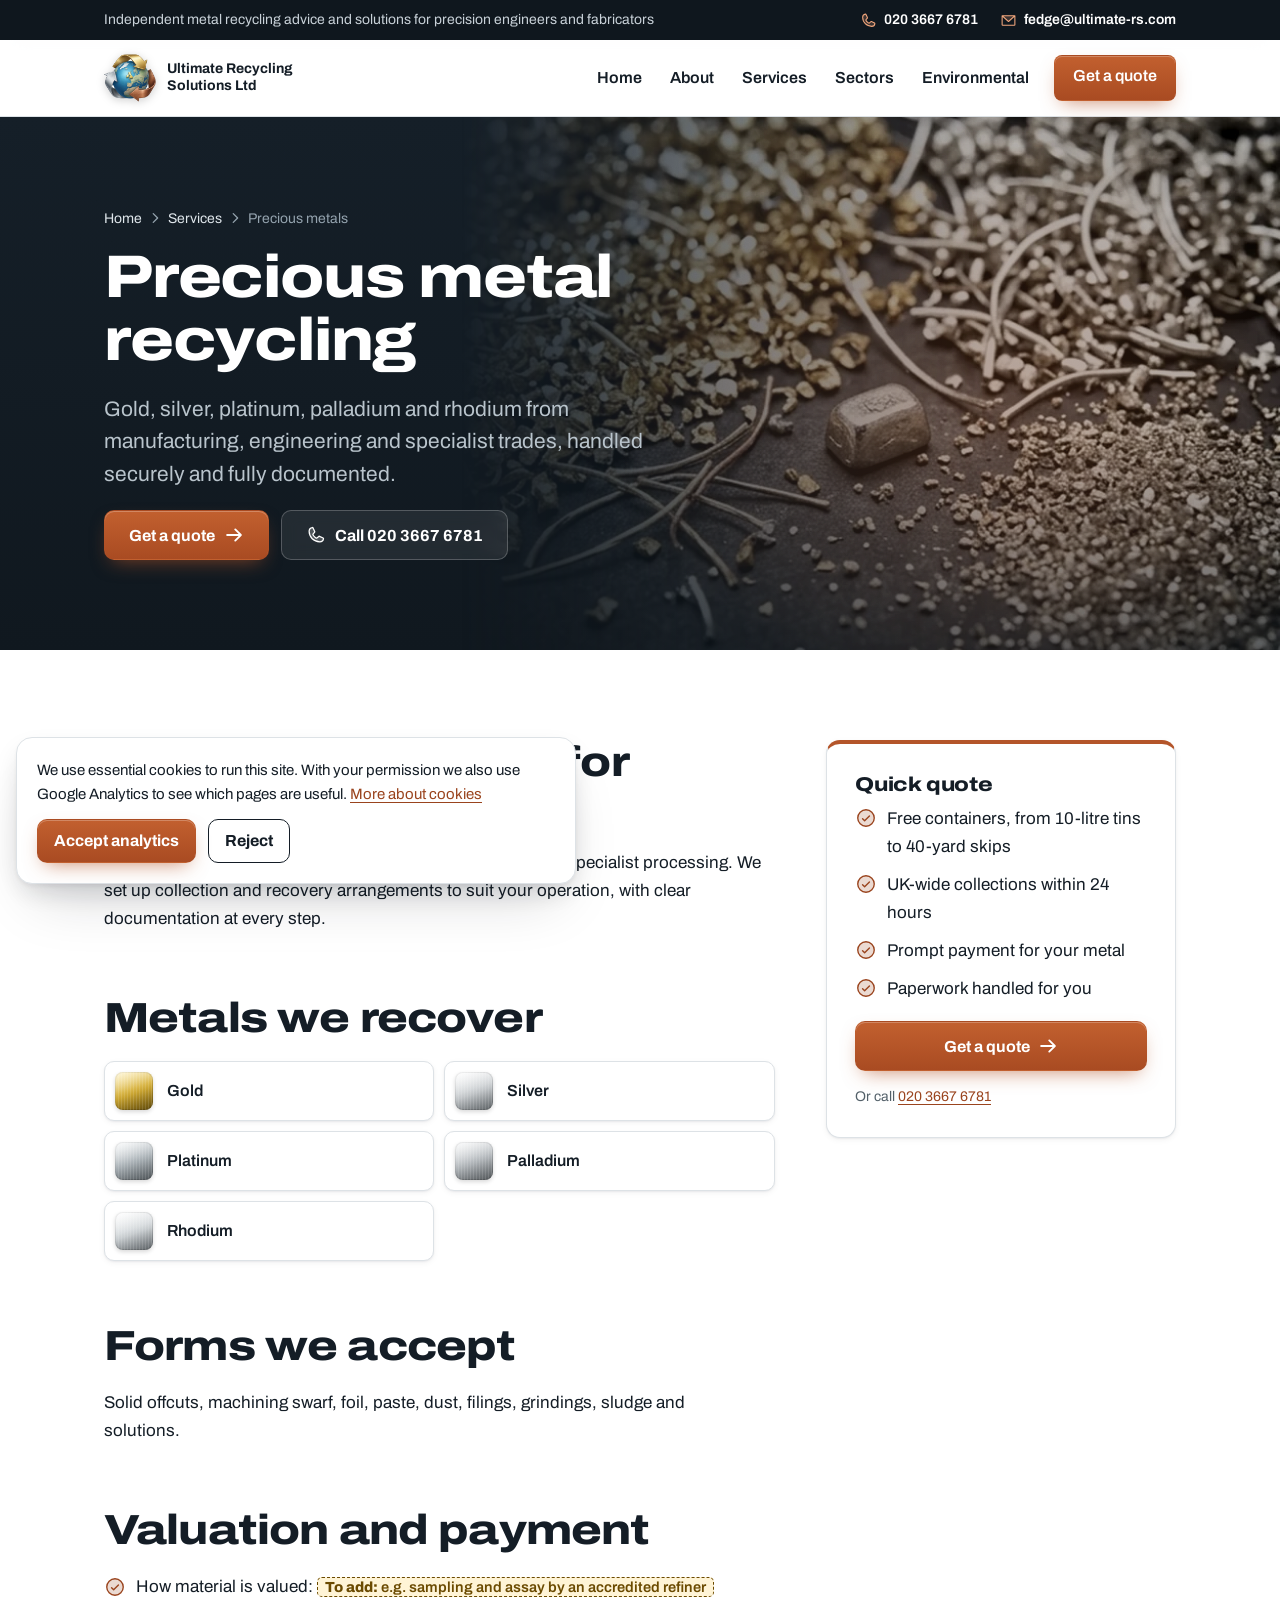
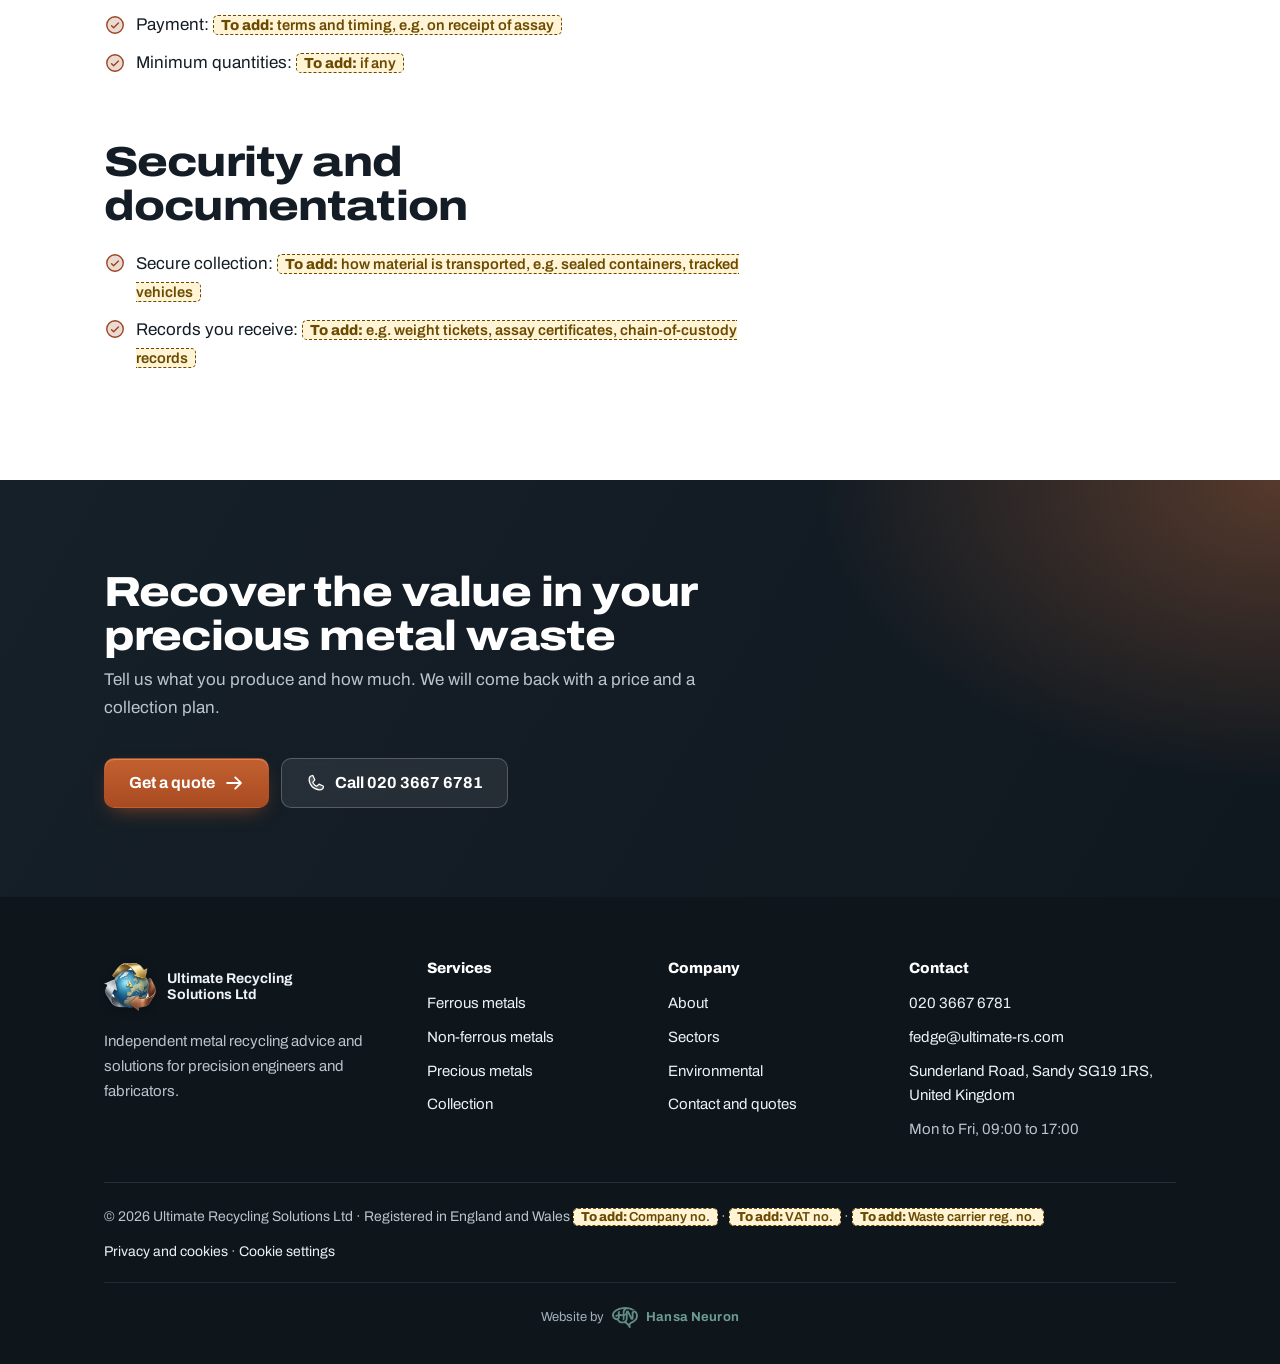
<file: services/precious-metals/index.html>
<!DOCTYPE html>
<html lang="en-GB"><head><meta charset="utf-8">
<meta name="viewport" content="width=device-width, initial-scale=1">
<title>Precious Metal Recycling | Gold, Silver, Platinum | URS</title>
<meta name="description" content="Secure recovery of gold, silver, platinum, palladium and rhodium from swarf, dust, sludge and solutions, with full documentation.">
<link rel="canonical" href="https://www.ultimate-rs.com/services/precious-metals">
<meta property="og:type" content="website"><meta property="og:site_name" content="Ultimate Recycling Solutions Ltd">
<meta property="og:title" content="Precious Metal Recycling | Gold, Silver, Platinum | URS"><meta property="og:description" content="Secure recovery of gold, silver, platinum, palladium and rhodium from swarf, dust, sludge and solutions, with full documentation."><meta property="og:url" content="https://www.ultimate-rs.com/services/precious-metals"><meta property="og:image" content="https://www.ultimate-rs.com/assets/images/hero-urs2-1376.jpg">
<meta name="twitter:card" content="summary">
<meta name="theme-color" content="#151f28">
<link rel="icon" type="image/png" sizes="32x32" href="../../assets/images/favicon-v4-32.png"><link rel="apple-touch-icon" href="../../assets/images/apple-touch-icon-v4.png">
<script>document.documentElement.classList.add('js')</script>
<link rel="preconnect" href="https://fonts.googleapis.com"><link rel="preconnect" href="https://fonts.gstatic.com" crossorigin>
<link href="https://fonts.googleapis.com/css2?family=Archivo:wdth,wght@100..125,400..800&display=swap" rel="stylesheet">
<link rel="stylesheet" href="../../assets/site.css">
</head><body>
<a class="skip" href="#main">Skip to content</a>
<div class="topbar"><div class="wrap"><span>Independent metal recycling advice and solutions for precision engineers and fabricators</span><span class="tb-right"><a href="tel:+442036676781"><svg class="i" viewBox="0 0 256 256" fill="currentColor" aria-hidden="true"><path d="M223.94,174.08A48.33,48.33,0,0,1,176,216,136,136,0,0,1,40,80,48.33,48.33,0,0,1,81.92,32.06a8,8,0,0,1,8.3,4.8l21.13,47.2a8,8,0,0,1-.66,7.53L89.32,117a7.93,7.93,0,0,0-.54,7.81c8.27,16.93,25.77,34.22,42.75,42.41a7.92,7.92,0,0,0,7.83-.59l25-21.3a8,8,0,0,1,7.59-.69l47.16,21.13A8,8,0,0,1,223.94,174.08Z" opacity="0.2"/><path d="M222.37,158.46l-47.11-21.11-.13-.06a16,16,0,0,0-15.17,1.4,8.12,8.12,0,0,0-.75.56L134.87,160c-15.42-7.49-31.34-23.29-38.83-38.51l20.78-24.71c.2-.25.39-.5.57-.77a16,16,0,0,0,1.32-15.06l0-.12L97.54,33.64a16,16,0,0,0-16.62-9.52A56.26,56.26,0,0,0,32,80c0,79.4,64.6,144,144,144a56.26,56.26,0,0,0,55.88-48.92A16,16,0,0,0,222.37,158.46ZM176,208A128.14,128.14,0,0,1,48,80,40.2,40.2,0,0,1,82.87,40a.61.61,0,0,0,0,.12l21,47L83.2,111.86a6.13,6.13,0,0,0-.57.77,16,16,0,0,0-1,15.7c9.06,18.53,27.73,37.06,46.46,46.11a16,16,0,0,0,15.75-1.14,8.44,8.44,0,0,0,.74-.56L168.89,152l47,21.05h0s.08,0,.11,0A40.21,40.21,0,0,1,176,208Z"/></svg>020 3667 6781</a><a href="mailto:fedge@ultimate-rs.com"><svg class="i" viewBox="0 0 256 256" fill="currentColor" aria-hidden="true"><path d="M224,56l-96,88L32,56Z" opacity="0.2"/><path d="M224,48H32a8,8,0,0,0-8,8V192a16,16,0,0,0,16,16H216a16,16,0,0,0,16-16V56A8,8,0,0,0,224,48ZM203.43,64,128,133.15,52.57,64ZM216,192H40V74.19l82.59,75.71a8,8,0,0,0,10.82,0L216,74.19V192Z"/></svg>fedge@ultimate-rs.com</a></span></div></div>
<header class="site"><div class="wrap"><a class="brand" href="../../" aria-label="Ultimate Recycling Solutions home"><img src="../../assets/images/urs-logo-v4.png" alt="" width="52" height="52"><span class="name">Ultimate Recycling Solutions Ltd</span></a>
<button class="menu-btn" aria-expanded="false" aria-controls="main-nav"><span class="menu-ic"><svg class="i" viewBox="0 0 256 256" fill="currentColor" aria-hidden="true"><path d="M228,128a12,12,0,0,1-12,12H40a12,12,0,0,1,0-24H216A12,12,0,0,1,228,128ZM40,76H216a12,12,0,0,0,0-24H40a12,12,0,0,0,0,24ZM216,180H40a12,12,0,0,0,0,24H216a12,12,0,0,0,0-24Z"/></svg></span><span class="close-ic"><svg class="i" viewBox="0 0 256 256" fill="currentColor" aria-hidden="true"><path d="M208.49,191.51a12,12,0,0,1-17,17L128,145,64.49,208.49a12,12,0,0,1-17-17L111,128,47.51,64.49a12,12,0,0,1,17-17L128,111l63.51-63.52a12,12,0,0,1,17,17L145,128Z"/></svg></span><span class="lbl">Menu</span></button>
<nav class="main" id="main-nav" aria-label="Main"><ul><li><a href="../../">Home</a></li><li><a href="../../about/">About</a></li><li><a href="../../services/">Services</a><button class="sub-toggle" aria-expanded="false" aria-controls="sub-services" aria-label="Show Services pages"><svg class="i" viewBox="0 0 256 256" fill="currentColor" aria-hidden="true"><path d="M216.49,104.49l-80,80a12,12,0,0,1-17,0l-80-80a12,12,0,0,1,17-17L128,159l71.51-71.52a12,12,0,0,1,17,17Z"/></svg></button><ul class="sub" id="sub-services"><li><a href="../../services/ferrous/"><span class="sw" style="background:linear-gradient(160deg,#d3dadf,#6c7883 55%,#2f3941)" aria-hidden="true"></span>Ferrous metals</a></li><li><a href="../../services/non-ferrous/"><span class="sw" style="background:linear-gradient(160deg,#fbfcfd,#b7c1c8 55%,#6f7b84)" aria-hidden="true"></span>Non-ferrous metals</a></li><li><a href="../../services/precious-metals/" aria-current=page><span class="sw" style="background:linear-gradient(160deg,#fff0b5,#d2ab33 55%,#7f620e)" aria-hidden="true"></span>Precious metals</a></li><li><a href="../../services/collection/"><span class="sw" style="background:linear-gradient(135deg,#c06633 0 33%,#b7c1c8 33% 66%,#c49c27 66%)" aria-hidden="true"></span>Collection</a></li></ul></li><li><a href="../../sectors/">Sectors</a><button class="sub-toggle" aria-expanded="false" aria-controls="sub-sectors" aria-label="Show Sectors pages"><svg class="i" viewBox="0 0 256 256" fill="currentColor" aria-hidden="true"><path d="M216.49,104.49l-80,80a12,12,0,0,1-17,0l-80-80a12,12,0,0,1,17-17L128,159l71.51-71.52a12,12,0,0,1,17,17Z"/></svg></button><ul class="sub" id="sub-sectors"><li><a href="../../sectors/manufacturing/"><span style="color:var(--copper-ink);display:flex"><svg class="i" viewBox="0 0 256 256" fill="currentColor" aria-hidden="true"><path d="M216,136v80H40V88l64,48V88l64,48Z" opacity="0.2"/><path d="M116,176a8,8,0,0,1-8,8H80a8,8,0,0,1,0-16h28A8,8,0,0,1,116,176Zm60-8H148a8,8,0,0,0,0,16h28a8,8,0,0,0,0-16Zm64,48a8,8,0,0,1-8,8H24a8,8,0,0,1,0-16h8V88a8,8,0,0,1,12.8-6.4L96,120V88a8,8,0,0,1,12.8-6.4l38.74,29.05L159.1,29.74A16.08,16.08,0,0,1,174.94,16h18.12A16.08,16.08,0,0,1,208.9,29.74l15,105.13s.08.78.08,1.13v72h8A8,8,0,0,1,240,216Zm-77.86-94.4,8.53,6.4h36.11L193.06,32H174.94ZM48,208H208V144H168a8,8,0,0,1-4.8-1.6l-14.4-10.8,0,0L112,104v32a8,8,0,0,1-12.8,6.4L48,104Z"/></svg></span>Manufacturing</a></li><li><a href="../../sectors/engineering/"><span style="color:var(--copper-ink);display:flex"><svg class="i" viewBox="0 0 256 256" fill="currentColor" aria-hidden="true"><path d="M207.86,123.18l16.78-21a99.14,99.14,0,0,0-10.07-24.29l-26.7-3a81,81,0,0,0-6.81-6.81l-3-26.71a99.43,99.43,0,0,0-24.3-10l-21,16.77a81.59,81.59,0,0,0-9.64,0l-21-16.78A99.14,99.14,0,0,0,77.91,41.43l-3,26.7a81,81,0,0,0-6.81,6.81l-26.71,3a99.43,99.43,0,0,0-10,24.3l16.77,21a81.59,81.59,0,0,0,0,9.64l-16.78,21a99.14,99.14,0,0,0,10.07,24.29l26.7,3a81,81,0,0,0,6.81,6.81l3,26.71a99.43,99.43,0,0,0,24.3,10l21-16.77a81.59,81.59,0,0,0,9.64,0l21,16.78a99.14,99.14,0,0,0,24.29-10.07l3-26.7a81,81,0,0,0,6.81-6.81l26.71-3a99.43,99.43,0,0,0,10-24.3l-16.77-21A81.59,81.59,0,0,0,207.86,123.18ZM128,168a40,40,0,1,1,40-40A40,40,0,0,1,128,168Z" opacity="0.2"/><path d="M128,80a48,48,0,1,0,48,48A48.05,48.05,0,0,0,128,80Zm0,80a32,32,0,1,1,32-32A32,32,0,0,1,128,160Zm88-29.84q.06-2.16,0-4.32l14.92-18.64a8,8,0,0,0,1.48-7.06,107.6,107.6,0,0,0-10.88-26.25,8,8,0,0,0-6-3.93l-23.72-2.64q-1.48-1.56-3-3L186,40.54a8,8,0,0,0-3.94-6,107.29,107.29,0,0,0-26.25-10.86,8,8,0,0,0-7.06,1.48L130.16,40Q128,40,125.84,40L107.2,25.11a8,8,0,0,0-7.06-1.48A107.6,107.6,0,0,0,73.89,34.51a8,8,0,0,0-3.93,6L67.32,64.27q-1.56,1.49-3,3L40.54,70a8,8,0,0,0-6,3.94,107.71,107.71,0,0,0-10.87,26.25,8,8,0,0,0,1.49,7.06L40,125.84Q40,128,40,130.16L25.11,148.8a8,8,0,0,0-1.48,7.06,107.6,107.6,0,0,0,10.88,26.25,8,8,0,0,0,6,3.93l23.72,2.64q1.49,1.56,3,3L70,215.46a8,8,0,0,0,3.94,6,107.71,107.71,0,0,0,26.25,10.87,8,8,0,0,0,7.06-1.49L125.84,216q2.16.06,4.32,0l18.64,14.92a8,8,0,0,0,7.06,1.48,107.21,107.21,0,0,0,26.25-10.88,8,8,0,0,0,3.93-6l2.64-23.72q1.56-1.48,3-3L215.46,186a8,8,0,0,0,6-3.94,107.71,107.71,0,0,0,10.87-26.25,8,8,0,0,0-1.49-7.06Zm-16.1-6.5a73.93,73.93,0,0,1,0,8.68,8,8,0,0,0,1.74,5.48l14.19,17.73a91.57,91.57,0,0,1-6.23,15L187,173.11a8,8,0,0,0-5.1,2.64,74.11,74.11,0,0,1-6.14,6.14,8,8,0,0,0-2.64,5.1l-2.51,22.58a91.32,91.32,0,0,1-15,6.23l-17.74-14.19a8,8,0,0,0-5-1.75h-.48a73.93,73.93,0,0,1-8.68,0,8.06,8.06,0,0,0-5.48,1.74L100.45,215.8a91.57,91.57,0,0,1-15-6.23L82.89,187a8,8,0,0,0-2.64-5.1,74.11,74.11,0,0,1-6.14-6.14,8,8,0,0,0-5.1-2.64L46.43,170.6a91.32,91.32,0,0,1-6.23-15l14.19-17.74a8,8,0,0,0,1.74-5.48,73.93,73.93,0,0,1,0-8.68,8,8,0,0,0-1.74-5.48L40.2,100.45a91.57,91.57,0,0,1,6.23-15L69,82.89a8,8,0,0,0,5.1-2.64,74.11,74.11,0,0,1,6.14-6.14A8,8,0,0,0,82.89,69L85.4,46.43a91.32,91.32,0,0,1,15-6.23l17.74,14.19a8,8,0,0,0,5.48,1.74,73.93,73.93,0,0,1,8.68,0,8.06,8.06,0,0,0,5.48-1.74L155.55,40.2a91.57,91.57,0,0,1,15,6.23L173.11,69a8,8,0,0,0,2.64,5.1,74.11,74.11,0,0,1,6.14,6.14,8,8,0,0,0,5.1,2.64l22.58,2.51a91.32,91.32,0,0,1,6.23,15l-14.19,17.74A8,8,0,0,0,199.87,123.66Z"/></svg></span>Engineering</a></li></ul></li><li><a href="../../environmental/">Environmental</a></li><li class="nav-cta"><a class="btn btn-primary" href="../../contact/">Get a quote</a></li><li class="nav-call"><a class="btn btn-ghost" href="tel:+442036676781"><svg class="i" viewBox="0 0 256 256" fill="currentColor" aria-hidden="true"><path d="M223.94,174.08A48.33,48.33,0,0,1,176,216,136,136,0,0,1,40,80,48.33,48.33,0,0,1,81.92,32.06a8,8,0,0,1,8.3,4.8l21.13,47.2a8,8,0,0,1-.66,7.53L89.32,117a7.93,7.93,0,0,0-.54,7.81c8.27,16.93,25.77,34.22,42.75,42.41a7.92,7.92,0,0,0,7.83-.59l25-21.3a8,8,0,0,1,7.59-.69l47.16,21.13A8,8,0,0,1,223.94,174.08Z" opacity="0.2"/><path d="M222.37,158.46l-47.11-21.11-.13-.06a16,16,0,0,0-15.17,1.4,8.12,8.12,0,0,0-.75.56L134.87,160c-15.42-7.49-31.34-23.29-38.83-38.51l20.78-24.71c.2-.25.39-.5.57-.77a16,16,0,0,0,1.32-15.06l0-.12L97.54,33.64a16,16,0,0,0-16.62-9.52A56.26,56.26,0,0,0,32,80c0,79.4,64.6,144,144,144a56.26,56.26,0,0,0,55.88-48.92A16,16,0,0,0,222.37,158.46ZM176,208A128.14,128.14,0,0,1,48,80,40.2,40.2,0,0,1,82.87,40a.61.61,0,0,0,0,.12l21,47L83.2,111.86a6.13,6.13,0,0,0-.57.77,16,16,0,0,0-1,15.7c9.06,18.53,27.73,37.06,46.46,46.11a16,16,0,0,0,15.75-1.14,8.44,8.44,0,0,0,.74-.56L168.89,152l47,21.05h0s.08,0,.11,0A40.21,40.21,0,0,1,176,208Z"/></svg>Call 020 3667 6781</a></li></ul></nav></div></header>
<main id="main"><section class="phero phero-photo"><picture class="phero-bg" aria-hidden="true"><source type="image/webp" srcset="../../assets/images/collect-precious.webp"><img src="../../assets/images/collect-precious.jpg" width="800" height="617" alt=""></picture><div class="wrap grid"><div><nav class="crumbs" aria-label="Breadcrumb"><a href="../../">Home</a><span aria-hidden="true" style="display:flex;width:14px"><svg class="i" viewBox="0 0 256 256" fill="currentColor" aria-hidden="true"><path d="M184.49,136.49l-80,80a12,12,0,0,1-17-17L159,128,87.51,56.49a12,12,0,1,1,17-17l80,80A12,12,0,0,1,184.49,136.49Z"/></svg></span><a href="../../services/">Services</a><span aria-hidden="true" style="display:flex;width:14px"><svg class="i" viewBox="0 0 256 256" fill="currentColor" aria-hidden="true"><path d="M184.49,136.49l-80,80a12,12,0,0,1-17-17L159,128,87.51,56.49a12,12,0,1,1,17-17l80,80A12,12,0,0,1,184.49,136.49Z"/></svg></span><span aria-current="page">Precious metals</span></nav><h1>Precious metal recycling</h1><p class="lede">Gold, silver, platinum, palladium and rhodium from manufacturing, engineering and specialist trades, handled securely and fully documented.</p><div class="btns"><a class="btn btn-primary" href="../../contact/">Get a quote <svg class="i" viewBox="0 0 256 256" fill="currentColor" aria-hidden="true"><path d="M224.49,136.49l-72,72a12,12,0,0,1-17-17L187,140H40a12,12,0,0,1,0-24H187L135.51,64.48a12,12,0,0,1,17-17l72,72A12,12,0,0,1,224.49,136.49Z"/></svg></a><a class="btn btn-glass" href="tel:+442036676781"><svg class="i" viewBox="0 0 256 256" fill="currentColor" aria-hidden="true"><path d="M223.94,174.08A48.33,48.33,0,0,1,176,216,136,136,0,0,1,40,80,48.33,48.33,0,0,1,81.92,32.06a8,8,0,0,1,8.3,4.8l21.13,47.2a8,8,0,0,1-.66,7.53L89.32,117a7.93,7.93,0,0,0-.54,7.81c8.27,16.93,25.77,34.22,42.75,42.41a7.92,7.92,0,0,0,7.83-.59l25-21.3a8,8,0,0,1,7.59-.69l47.16,21.13A8,8,0,0,1,223.94,174.08Z" opacity="0.2"/><path d="M222.37,158.46l-47.11-21.11-.13-.06a16,16,0,0,0-15.17,1.4,8.12,8.12,0,0,0-.75.56L134.87,160c-15.42-7.49-31.34-23.29-38.83-38.51l20.78-24.71c.2-.25.39-.5.57-.77a16,16,0,0,0,1.32-15.06l0-.12L97.54,33.64a16,16,0,0,0-16.62-9.52A56.26,56.26,0,0,0,32,80c0,79.4,64.6,144,144,144a56.26,56.26,0,0,0,55.88-48.92A16,16,0,0,0,222.37,158.46ZM176,208A128.14,128.14,0,0,1,48,80,40.2,40.2,0,0,1,82.87,40a.61.61,0,0,0,0,.12l21,47L83.2,111.86a6.13,6.13,0,0,0-.57.77,16,16,0,0,0-1,15.7c9.06,18.53,27.73,37.06,46.46,46.11a16,16,0,0,0,15.75-1.14,8.44,8.44,0,0,0,.74-.56L168.89,152l47,21.05h0s.08,0,.11,0A40.21,40.21,0,0,1,176,208Z"/></svg>Call 020 3667 6781</a></div></div></div></section><section class="band"><div class="wrap with-aside"><div class="prose">
<h2>Specialist handling for high-value material</h2>
<p>Precious metals need careful handling, secure transport and specialist processing. We set up collection and recovery arrangements to suit your operation, with clear documentation at every step.</p>
<h2>Metals we recover</h2>
<ul class="mats"><li><span class="sw" style="background:linear-gradient(160deg,#fff0b5,#d2ab33 55%,#7f620e)" aria-hidden="true"></span>Gold</li><li><span class="sw" style="background:linear-gradient(160deg,#ffffff,#c9cdd0 55%,#7c8387)" aria-hidden="true"></span>Silver</li><li><span class="sw" style="background:linear-gradient(160deg,#f6f8f9,#aab2b7 55%,#666e73)" aria-hidden="true"></span>Platinum</li><li><span class="sw" style="background:linear-gradient(160deg,#f7f8f9,#b4b9bd 55%,#6c7276)" aria-hidden="true"></span>Palladium</li><li><span class="sw" style="background:linear-gradient(160deg,#ffffff,#d0d5d8 55%,#7a8186)" aria-hidden="true"></span>Rhodium</li></ul>
<h2>Forms we accept</h2>
<p>Solid offcuts, machining swarf, foil, paste, dust, filings, grindings, sludge and solutions.</p>
<h2>Valuation and payment</h2>
<ul class="ticks"><li><svg class="i" viewBox="0 0 256 256" fill="currentColor" aria-hidden="true"><path d="M224,128a96,96,0,1,1-96-96A96,96,0,0,1,224,128Z" opacity="0.2"/><path d="M173.66,98.34a8,8,0,0,1,0,11.32l-56,56a8,8,0,0,1-11.32,0l-24-24a8,8,0,0,1,11.32-11.32L112,148.69l50.34-50.35A8,8,0,0,1,173.66,98.34ZM232,128A104,104,0,1,1,128,24,104.11,104.11,0,0,1,232,128Zm-16,0a88,88,0,1,0-88,88A88.1,88.1,0,0,0,216,128Z"/></svg>How material is valued: <span class="ph">e.g. sampling and assay by an accredited refiner</span></li><li><svg class="i" viewBox="0 0 256 256" fill="currentColor" aria-hidden="true"><path d="M224,128a96,96,0,1,1-96-96A96,96,0,0,1,224,128Z" opacity="0.2"/><path d="M173.66,98.34a8,8,0,0,1,0,11.32l-56,56a8,8,0,0,1-11.32,0l-24-24a8,8,0,0,1,11.32-11.32L112,148.69l50.34-50.35A8,8,0,0,1,173.66,98.34ZM232,128A104,104,0,1,1,128,24,104.11,104.11,0,0,1,232,128Zm-16,0a88,88,0,1,0-88,88A88.1,88.1,0,0,0,216,128Z"/></svg>Payment: <span class="ph">terms and timing, e.g. on receipt of assay</span></li><li><svg class="i" viewBox="0 0 256 256" fill="currentColor" aria-hidden="true"><path d="M224,128a96,96,0,1,1-96-96A96,96,0,0,1,224,128Z" opacity="0.2"/><path d="M173.66,98.34a8,8,0,0,1,0,11.32l-56,56a8,8,0,0,1-11.32,0l-24-24a8,8,0,0,1,11.32-11.32L112,148.69l50.34-50.35A8,8,0,0,1,173.66,98.34ZM232,128A104,104,0,1,1,128,24,104.11,104.11,0,0,1,232,128Zm-16,0a88,88,0,1,0-88,88A88.1,88.1,0,0,0,216,128Z"/></svg>Minimum quantities: <span class="ph">if any</span></li></ul>
<h2>Security and documentation</h2>
<ul class="ticks"><li><svg class="i" viewBox="0 0 256 256" fill="currentColor" aria-hidden="true"><path d="M224,128a96,96,0,1,1-96-96A96,96,0,0,1,224,128Z" opacity="0.2"/><path d="M173.66,98.34a8,8,0,0,1,0,11.32l-56,56a8,8,0,0,1-11.32,0l-24-24a8,8,0,0,1,11.32-11.32L112,148.69l50.34-50.35A8,8,0,0,1,173.66,98.34ZM232,128A104,104,0,1,1,128,24,104.11,104.11,0,0,1,232,128Zm-16,0a88,88,0,1,0-88,88A88.1,88.1,0,0,0,216,128Z"/></svg>Secure collection: <span class="ph">how material is transported, e.g. sealed containers, tracked vehicles</span></li><li><svg class="i" viewBox="0 0 256 256" fill="currentColor" aria-hidden="true"><path d="M224,128a96,96,0,1,1-96-96A96,96,0,0,1,224,128Z" opacity="0.2"/><path d="M173.66,98.34a8,8,0,0,1,0,11.32l-56,56a8,8,0,0,1-11.32,0l-24-24a8,8,0,0,1,11.32-11.32L112,148.69l50.34-50.35A8,8,0,0,1,173.66,98.34ZM232,128A104,104,0,1,1,128,24,104.11,104.11,0,0,1,232,128Zm-16,0a88,88,0,1,0-88,88A88.1,88.1,0,0,0,216,128Z"/></svg>Records you receive: <span class="ph">e.g. weight tickets, assay certificates, chain-of-custody records</span></li></ul></div><aside class="aside"><div class="card"><h3>Quick quote</h3>
<ul class="ticks"><li><svg class="i" viewBox="0 0 256 256" fill="currentColor" aria-hidden="true"><path d="M224,128a96,96,0,1,1-96-96A96,96,0,0,1,224,128Z" opacity="0.2"/><path d="M173.66,98.34a8,8,0,0,1,0,11.32l-56,56a8,8,0,0,1-11.32,0l-24-24a8,8,0,0,1,11.32-11.32L112,148.69l50.34-50.35A8,8,0,0,1,173.66,98.34ZM232,128A104,104,0,1,1,128,24,104.11,104.11,0,0,1,232,128Zm-16,0a88,88,0,1,0-88,88A88.1,88.1,0,0,0,216,128Z"/></svg>Free containers, from 10-litre tins to 40-yard skips</li><li><svg class="i" viewBox="0 0 256 256" fill="currentColor" aria-hidden="true"><path d="M224,128a96,96,0,1,1-96-96A96,96,0,0,1,224,128Z" opacity="0.2"/><path d="M173.66,98.34a8,8,0,0,1,0,11.32l-56,56a8,8,0,0,1-11.32,0l-24-24a8,8,0,0,1,11.32-11.32L112,148.69l50.34-50.35A8,8,0,0,1,173.66,98.34ZM232,128A104,104,0,1,1,128,24,104.11,104.11,0,0,1,232,128Zm-16,0a88,88,0,1,0-88,88A88.1,88.1,0,0,0,216,128Z"/></svg>UK-wide collections within 24 hours</li><li><svg class="i" viewBox="0 0 256 256" fill="currentColor" aria-hidden="true"><path d="M224,128a96,96,0,1,1-96-96A96,96,0,0,1,224,128Z" opacity="0.2"/><path d="M173.66,98.34a8,8,0,0,1,0,11.32l-56,56a8,8,0,0,1-11.32,0l-24-24a8,8,0,0,1,11.32-11.32L112,148.69l50.34-50.35A8,8,0,0,1,173.66,98.34ZM232,128A104,104,0,1,1,128,24,104.11,104.11,0,0,1,232,128Zm-16,0a88,88,0,1,0-88,88A88.1,88.1,0,0,0,216,128Z"/></svg>Prompt payment for your metal</li><li><svg class="i" viewBox="0 0 256 256" fill="currentColor" aria-hidden="true"><path d="M224,128a96,96,0,1,1-96-96A96,96,0,0,1,224,128Z" opacity="0.2"/><path d="M173.66,98.34a8,8,0,0,1,0,11.32l-56,56a8,8,0,0,1-11.32,0l-24-24a8,8,0,0,1,11.32-11.32L112,148.69l50.34-50.35A8,8,0,0,1,173.66,98.34ZM232,128A104,104,0,1,1,128,24,104.11,104.11,0,0,1,232,128Zm-16,0a88,88,0,1,0-88,88A88.1,88.1,0,0,0,216,128Z"/></svg>Paperwork handled for you</li></ul>
<a class="btn btn-primary" href="../../contact/" style="width:100%">Get a quote <svg class="i" viewBox="0 0 256 256" fill="currentColor" aria-hidden="true"><path d="M224.49,136.49l-72,72a12,12,0,0,1-17-17L187,140H40a12,12,0,0,1,0-24H187L135.51,64.48a12,12,0,0,1,17-17l72,72A12,12,0,0,1,224.49,136.49Z"/></svg></a>
<p class="form-note" style="margin:14px 0 0">Or call <a href="tel:+442036676781">020 3667 6781</a></p></div></aside></div></section><section class="band dark cta-band"><div class="wrap"><div data-reveal><h2>Recover the value in your precious metal waste</h2><p>Tell us what you produce and how much. We will come back with a price and a collection plan.</p></div>
<div class="btns" data-reveal="100"><a class="btn btn-primary" href="../../contact/">Get a quote <svg class="i" viewBox="0 0 256 256" fill="currentColor" aria-hidden="true"><path d="M224.49,136.49l-72,72a12,12,0,0,1-17-17L187,140H40a12,12,0,0,1,0-24H187L135.51,64.48a12,12,0,0,1,17-17l72,72A12,12,0,0,1,224.49,136.49Z"/></svg></a><a class="btn btn-glass" href="tel:+442036676781"><svg class="i" viewBox="0 0 256 256" fill="currentColor" aria-hidden="true"><path d="M223.94,174.08A48.33,48.33,0,0,1,176,216,136,136,0,0,1,40,80,48.33,48.33,0,0,1,81.92,32.06a8,8,0,0,1,8.3,4.8l21.13,47.2a8,8,0,0,1-.66,7.53L89.32,117a7.93,7.93,0,0,0-.54,7.81c8.27,16.93,25.77,34.22,42.75,42.41a7.92,7.92,0,0,0,7.83-.59l25-21.3a8,8,0,0,1,7.59-.69l47.16,21.13A8,8,0,0,1,223.94,174.08Z" opacity="0.2"/><path d="M222.37,158.46l-47.11-21.11-.13-.06a16,16,0,0,0-15.17,1.4,8.12,8.12,0,0,0-.75.56L134.87,160c-15.42-7.49-31.34-23.29-38.83-38.51l20.78-24.71c.2-.25.39-.5.57-.77a16,16,0,0,0,1.32-15.06l0-.12L97.54,33.64a16,16,0,0,0-16.62-9.52A56.26,56.26,0,0,0,32,80c0,79.4,64.6,144,144,144a56.26,56.26,0,0,0,55.88-48.92A16,16,0,0,0,222.37,158.46ZM176,208A128.14,128.14,0,0,1,48,80,40.2,40.2,0,0,1,82.87,40a.61.61,0,0,0,0,.12l21,47L83.2,111.86a6.13,6.13,0,0,0-.57.77,16,16,0,0,0-1,15.7c9.06,18.53,27.73,37.06,46.46,46.11a16,16,0,0,0,15.75-1.14,8.44,8.44,0,0,0,.74-.56L168.89,152l47,21.05h0s.08,0,.11,0A40.21,40.21,0,0,1,176,208Z"/></svg>Call 020 3667 6781</a></div></div></section></main>
<footer class="site"><div class="wrap"><div class="f-grid">
<div><a class="brand" href="../../" aria-label="Ultimate Recycling Solutions home"><img src="../../assets/images/urs-logo-v4.png" alt="" width="52" height="52"><span class="name">Ultimate Recycling Solutions Ltd</span></a><p style="margin-top:16px">Independent metal recycling advice and solutions for precision engineers and fabricators.</p></div>
<div><h2>Services</h2><ul><li><a href="../../services/ferrous/">Ferrous metals</a></li><li><a href="../../services/non-ferrous/">Non-ferrous metals</a></li><li><a href="../../services/precious-metals/">Precious metals</a></li><li><a href="../../services/collection/">Collection</a></li></ul></div>
<div><h2>Company</h2><ul><li><a href="../../about/">About</a></li><li><a href="../../sectors/">Sectors</a></li><li><a href="../../environmental/">Environmental</a></li><li><a href="../../contact/">Contact and quotes</a></li></ul></div>
<div><h2>Contact</h2><ul><li><a href="tel:+442036676781">020 3667 6781</a></li><li><a href="mailto:fedge@ultimate-rs.com">fedge@ultimate-rs.com</a></li><li><a href="https://www.google.com/maps/search/?api=1&query=Sunderland+Road+Sandy+SG19+1RS">Sunderland Road, Sandy SG19 1RS, United Kingdom</a></li><li>Mon to Fri, 09:00 to 17:00</li></ul></div>
</div>
<div class="f-legal"><span>© <span data-year>2026</span> Ultimate Recycling Solutions Ltd · Registered in England and Wales <span class="ph">Company no.</span> · <span class="ph">VAT no.</span> · <span class="ph">Waste carrier reg. no.</span></span>
<span><a href="../../privacy/">Privacy and cookies</a> · <button class="linkbtn" data-cookie="settings">Cookie settings</button></span></div>
<div class="hn-credit"><a href="https://www.hansaneuron.de" target="_blank" rel="noopener">Website by <img src="../../assets/images/hansaneuron-logo.png" alt="" width="26" height="22"><b>Hansa Neuron</b></a></div></div></footer>
<div class="mbar"><a class="btn btn-ghost" href="tel:+442036676781"><svg class="i" viewBox="0 0 256 256" fill="currentColor" aria-hidden="true"><path d="M223.94,174.08A48.33,48.33,0,0,1,176,216,136,136,0,0,1,40,80,48.33,48.33,0,0,1,81.92,32.06a8,8,0,0,1,8.3,4.8l21.13,47.2a8,8,0,0,1-.66,7.53L89.32,117a7.93,7.93,0,0,0-.54,7.81c8.27,16.93,25.77,34.22,42.75,42.41a7.92,7.92,0,0,0,7.83-.59l25-21.3a8,8,0,0,1,7.59-.69l47.16,21.13A8,8,0,0,1,223.94,174.08Z" opacity="0.2"/><path d="M222.37,158.46l-47.11-21.11-.13-.06a16,16,0,0,0-15.17,1.4,8.12,8.12,0,0,0-.75.56L134.87,160c-15.42-7.49-31.34-23.29-38.83-38.51l20.78-24.71c.2-.25.39-.5.57-.77a16,16,0,0,0,1.32-15.06l0-.12L97.54,33.64a16,16,0,0,0-16.62-9.52A56.26,56.26,0,0,0,32,80c0,79.4,64.6,144,144,144a56.26,56.26,0,0,0,55.88-48.92A16,16,0,0,0,222.37,158.46ZM176,208A128.14,128.14,0,0,1,48,80,40.2,40.2,0,0,1,82.87,40a.61.61,0,0,0,0,.12l21,47L83.2,111.86a6.13,6.13,0,0,0-.57.77,16,16,0,0,0-1,15.7c9.06,18.53,27.73,37.06,46.46,46.11a16,16,0,0,0,15.75-1.14,8.44,8.44,0,0,0,.74-.56L168.89,152l47,21.05h0s.08,0,.11,0A40.21,40.21,0,0,1,176,208Z"/></svg>Call</a><a class="btn btn-primary" href="../../contact/">Get a quote</a></div>
<div class="cookie" role="dialog" aria-label="Cookie choices"><p>We use essential cookies to run this site. With your permission we also use Google Analytics to see which pages are useful. <a href="../../privacy/">More about cookies</a></p>
<div class="btns"><button class="btn btn-primary" data-cookie="accept">Accept analytics</button><button class="btn btn-ghost" data-cookie="reject">Reject</button></div></div>
<script src="../../assets/site.js"></script>
</body></html>
</file>
<file: assets/site.css>
/*
VOICE  premium trade supplier — confident, exact, no fluff
IDEA   a studio product shot of machined swarf: curled metal ribbons under a single warm light
PICTURE rendered helical turnings in steel, aluminium, brass and copper, lit and textured like photography
COLOUR graphite steel dominant, aluminium grey support, copper accent and warm copper glow
TYPE   Archivo expanded (wdth 118) 800 for headings + Archivo body
LAYOUT full-bleed bands, 1200px content, glass panels on dark, cards with rendered material headers
*/
:root{
  color-scheme:light dark;
  --bg:light-dark(#ffffff,#0e141a);
  --ink:light-dark(#141d26,#e8ecef);
  --muted:light-dark(#536069,#a7b1b9);
  --alu:light-dark(#f1f3f5,#141c23);
  --alu-2:light-dark(#e6eaed,#1a242c);
  --line:light-dark(#dde2e6,#26323c);
  --card:light-dark(#ffffff,#172029);
  --steel:#151f28;
  --steel-2:#1e2b36;
  --copper:#b4552a;
  --copper-2:#d2733f;
  --copper-ink:light-dark(#9a441e,#ec956a);
  --ph-bg:light-dark(#fff4d6,#3a2f12);
  --ph-ink:light-dark(#6b4a00,#f4d48a);
  --r:14px;
  --wrap:1200px;
  --sh-1:0 1px 2px rgba(16,24,32,.06),0 2px 6px rgba(16,24,32,.05);
  --sh-2:0 2px 4px rgba(16,24,32,.05),0 12px 28px -6px rgba(16,24,32,.16),0 30px 60px -20px rgba(16,24,32,.18);
  --grain:url("data:image/svg+xml,%3Csvg xmlns='http://www.w3.org/2000/svg' width='180' height='180'%3E%3Cfilter id='n'%3E%3CfeTurbulence type='fractalNoise' baseFrequency='.85' numOctaves='3' stitchTiles='stitch'/%3E%3CfeColorMatrix values='0 0 0 0 1 0 0 0 0 1 0 0 0 0 1 0 0 0 .55 0'/%3E%3C/filter%3E%3Crect width='100%25' height='100%25' filter='url(%23n)'/%3E%3C/svg%3E");
}
:root[data-theme=light]{color-scheme:light}
:root[data-theme=dark]{color-scheme:dark}
*{box-sizing:border-box;min-width:0}
html{scroll-padding-top:96px;-webkit-text-size-adjust:100%;scroll-behavior:smooth}
body{margin:0;background:var(--bg);color:var(--ink);font:17px/1.65 "Archivo",system-ui,-apple-system,"Segoe UI",Roboto,Arial,sans-serif;overflow-x:clip;-webkit-font-smoothing:antialiased}
img,svg{max-width:100%;display:block}
a{color:var(--copper-ink);text-underline-offset:3px;text-decoration-thickness:1px}
h1,h2,h3{font-stretch:118%;line-height:1.05;font-weight:800;letter-spacing:-.02em;text-wrap:balance;margin:0 0 .5em}
h1{font-size:clamp(36px,5.4vw,60px)}
h2{font-size:clamp(28px,3.5vw,42px)}
h3{font-size:20px;line-height:1.2;letter-spacing:-.01em}
p{margin:0 0 1em;max-width:66ch}
.wrap{max-width:var(--wrap);margin:0 auto;padding:0 max(5vw,18px)}
.band{padding:clamp(56px,7vw,112px) 0;position:relative}
.band.alu{background:var(--alu)}
.band.dark,.hero,.phero,footer.site{background-color:var(--steel);color:#e9eef2;isolation:isolate;position:relative}
.band.dark::after,.hero::after,.phero::after,footer.site::after{content:"";position:absolute;inset:0;background:var(--grain);opacity:.07;mix-blend-mode:overlay;pointer-events:none;z-index:-1}
.band.dark a:not(.btn){color:#f2a77d}
.lede{font-size:clamp(18px,1.9vw,21px);color:var(--muted);line-height:1.55}
.dark .lede,.hero .lede,.phero .lede{color:#b9c4cc}
.skip{position:absolute;left:-999px;top:8px;background:#fff;color:#000;padding:10px 14px;z-index:99}
.skip:focus{left:8px}
:focus-visible{outline:3px solid var(--copper-2);outline-offset:3px;border-radius:4px}
.i{width:1em;height:1em;flex:none}

/* buttons */
.btn{display:inline-flex;align-items:center;justify-content:center;gap:.55em;min-height:50px;padding:13px 24px;border-radius:10px;font-weight:700;font-size:16px;text-decoration:none;border:1.5px solid transparent;cursor:pointer;font-family:inherit;line-height:1.2;transition:transform .15s,box-shadow .2s,background .2s}
.btn .i{width:20px;height:20px}
.btn-primary{background:linear-gradient(180deg,#c2602f,#a94b22);color:#fff;box-shadow:0 1px 0 rgba(255,255,255,.25) inset,0 8px 20px -8px rgba(180,85,42,.7)}
.btn-primary:hover{transform:translateY(-1px);box-shadow:0 1px 0 rgba(255,255,255,.25) inset,0 14px 28px -10px rgba(180,85,42,.8)}
.btn-ghost{border-color:currentColor;color:inherit;background:transparent}
.btn-ghost:hover{background:rgba(127,127,127,.12)}
.btn-glass{background:rgba(255,255,255,.08);border-color:rgba(255,255,255,.22);color:#fff;backdrop-filter:blur(8px)}
.btn-glass:hover{background:rgba(255,255,255,.14)}
.btns{display:flex;flex-wrap:wrap;gap:12px;margin-top:8px}
.more{display:inline-flex;align-items:center;gap:6px;font-weight:700;color:var(--copper-ink)}
.more .i{width:18px;height:18px;transition:transform .2s}

/* placeholder marker — remove once real details are added */
.ph{background:var(--ph-bg);color:var(--ph-ink);border:1.5px dashed currentColor;border-radius:5px;padding:1px 7px;font-size:.86em;font-weight:600}
.ph::before{content:"To add: ";font-weight:800}
.ph.confirm::before{content:"Confirm: "}

/* header */
.topbar{background:#0f171e;color:#c9d2d9;font-size:14px}
.topbar .wrap{display:flex;gap:20px;justify-content:space-between;align-items:center;min-height:40px;flex-wrap:wrap}
.topbar a{color:#fff;text-decoration:none;font-weight:600;display:inline-flex;align-items:center;gap:7px}
.topbar .i{color:#f2a77d;width:17px;height:17px}
.topbar .tb-right{display:flex;gap:22px;flex-wrap:wrap}
header.site{position:sticky;top:0;z-index:50;background:color-mix(in srgb,var(--bg) 86%,transparent);backdrop-filter:saturate(1.6) blur(14px);-webkit-backdrop-filter:saturate(1.6) blur(14px);border-bottom:1px solid var(--line);transition:box-shadow .2s}
header.site.scrolled{box-shadow:0 10px 30px -18px rgba(0,0,0,.35)}
header.site.nav-open{backdrop-filter:none;-webkit-backdrop-filter:none;background:var(--bg)}
.nav-call,.menu-btn .close-ic{display:none}
.menu-btn .menu-ic,.menu-btn .close-ic{line-height:0}
header.site .wrap{display:flex;align-items:center;justify-content:space-between;gap:16px;min-height:76px}
.brand{display:flex;align-items:center;gap:11px;text-decoration:none;color:var(--ink)}
.brand img{width:52px;height:52px;object-fit:contain;filter:drop-shadow(0 2px 4px rgba(0,0,0,.18))}
.brand .mark{font-weight:800;font-stretch:125%;font-size:27px;letter-spacing:-.01em;background:linear-gradient(180deg,#d77a45,#9a441e);-webkit-background-clip:text;background-clip:text;color:transparent}
.brand .name{font-size:14px;line-height:1.2;color:var(--ink);font-weight:700;max-width:12em}
nav.main ul{list-style:none;margin:0;padding:0}
nav.main>ul{display:flex;align-items:center;gap:2px}
nav.main a{display:block;padding:10px 13px;border-radius:8px;color:var(--ink);text-decoration:none;font-weight:600;font-size:16px}
nav.main a:hover{background:var(--alu)}
nav.main a[aria-current=page]{color:var(--copper-ink)}
nav.main li{position:relative}
.sub-toggle{display:none}
nav.main .sub{position:absolute;left:0;top:calc(100% + 6px);min-width:270px;background:var(--card);border:1px solid var(--line);border-radius:var(--r);padding:8px;box-shadow:var(--sh-2);opacity:0;visibility:hidden;transform:translateY(6px);transition:.18s}
nav.main .sub a{display:flex;align-items:center;gap:12px}
nav.main .sub .sw{width:22px;height:22px;border-radius:5px}
nav.main li:hover>.sub,nav.main li:focus-within>.sub{opacity:1;visibility:visible;transform:none}
.nav-cta{margin-left:10px}
.nav-cta a.btn{color:#fff;padding:10px 18px;min-height:46px}
.menu-btn{display:none;background:var(--card);border:1px solid var(--line);border-radius:10px;min-height:46px;min-width:46px;color:var(--ink);font:inherit;font-weight:700;cursor:pointer;padding:0 14px;align-items:center;gap:8px}
.menu-btn .i{width:22px;height:22px}

/* hero */
.hero{background:radial-gradient(60% 70% at 78% 45%,rgba(210,115,63,.30),transparent 70%),radial-gradient(50% 60% at 10% 0%,rgba(120,150,170,.16),transparent 70%),linear-gradient(180deg,#141e27,#0f171e);overflow:hidden}
.hero .wrap{display:grid;grid-template-columns:minmax(0,1fr) minmax(0,1.05fr);gap:clamp(24px,4vw,56px);align-items:center;padding-top:clamp(40px,6vw,88px);padding-bottom:clamp(40px,6vw,88px)}
.hero h1{color:#fff}
.hero h1 em{font-style:normal;background:linear-gradient(90deg,#f0a777,#d2733f);-webkit-background-clip:text;background-clip:text;color:transparent}
.usp{list-style:none;padding:0;margin:26px 0 30px;display:grid;grid-template-columns:1fr 1fr;gap:14px 22px}
.usp li{display:flex;gap:12px;align-items:flex-start;font-weight:600;font-size:16px;line-height:1.4}
.usp .i{width:28px;height:28px;color:#f2a77d}
.hero-pic{position:relative}
.hero-pic>svg{width:100%;height:auto}
.badge{position:absolute;display:flex;gap:12px;align-items:center;padding:12px 16px;border-radius:14px;background:rgba(21,31,40,.55);border:1px solid rgba(255,255,255,.16);backdrop-filter:blur(12px);-webkit-backdrop-filter:blur(12px);color:#fff;font-size:14px;line-height:1.3;box-shadow:0 20px 40px -20px rgba(0,0,0,.6)}
.badge b{display:block;font-size:16px}
.badge .i{width:30px;height:30px;color:#f2a77d}
.badge.b1{left:2%;bottom:10%}
.badge.b2{right:2%;top:8%}

/* photo hero */
.hero-photo{display:grid;align-items:center;min-height:clamp(560px,48vw,740px);background:#0f171e}
.hero-bg{position:absolute;inset:0;z-index:-2;margin:0}
.hero-bg img{width:100%;height:100%;object-fit:cover;object-position:60% 40%}
.hero-photo::before{content:"";position:absolute;inset:0;z-index:-1;background:linear-gradient(90deg,rgba(11,17,23,.95) 0%,rgba(11,17,23,.86) 30%,rgba(11,17,23,.45) 56%,rgba(11,17,23,.05) 80%),linear-gradient(0deg,rgba(11,17,23,.55),transparent 30%)}
.hero-photo .wrap{display:block;width:100%;position:relative}
.hero-copy{max-width:580px}
.hero-copy .lede{max-width:34ch}
.hero-copy h1{text-shadow:0 2px 24px rgba(0,0,0,.35)}
.hero-badges{position:absolute;right:max(5vw,18px);bottom:-8px;display:flex;gap:12px;flex-wrap:wrap;justify-content:flex-end}
.hero-badges .badge{position:static}

/* trust bar */
.trust{background:var(--card);border-bottom:1px solid var(--line)}
.trust ul{list-style:none;margin:0;padding:0;display:grid;grid-template-columns:repeat(4,minmax(0,1fr))}
.trust li{display:flex;gap:14px;align-items:center;padding:24px 18px;font-weight:600;font-size:15px;line-height:1.35}
.trust li+li{border-left:1px solid var(--line)}
.trust .i{width:34px;height:34px;color:var(--copper-ink)}

/* page hero */
.phero{background:radial-gradient(55% 90% at 85% 50%,rgba(210,115,63,.26),transparent 70%),linear-gradient(180deg,#141e27,#0f171e);padding:clamp(40px,5vw,72px) 0;overflow:hidden}
.phero h1{color:#fff;margin-bottom:.35em}
.phero .lede{margin-bottom:20px}
.phero .grid{display:grid;grid-template-columns:minmax(0,1.5fr) minmax(0,1fr);gap:32px;align-items:center}
.phero .art{justify-self:end;width:min(420px,100%)}
.phero .pic-photo{justify-self:end;width:min(540px,100%);display:block}
.phero .pic-photo img{width:100%;height:auto;border-radius:16px;box-shadow:0 30px 60px -24px rgba(0,0,0,.6),0 0 0 1px rgba(255,255,255,.08)}
@media (max-width:760px){.phero .pic-photo{justify-self:stretch;width:100%;margin-top:8px}}
.phero-photo{padding:clamp(56px,7vw,104px) 0}
.phero-photo .phero-bg{position:absolute;top:0;right:0;bottom:0;width:64%;z-index:-2;margin:0;-webkit-mask-image:linear-gradient(90deg,transparent 0%,rgba(0,0,0,.55) 30%,#000 65%),linear-gradient(0deg,transparent,#000 30%);mask-image:linear-gradient(90deg,transparent 0%,rgba(0,0,0,.55) 30%,#000 65%);-webkit-mask-composite:source-in}
.phero-photo .phero-bg img{width:100%;height:100%;object-fit:cover;object-position:60% 45%;filter:saturate(.6) contrast(1.05) brightness(.68)}
.phero-photo .phero-bg::after{content:"";position:absolute;inset:0;background:radial-gradient(70% 90% at 65% 55%,rgba(210,115,63,.22),transparent 70%),linear-gradient(0deg,rgba(15,23,30,.55),transparent 40%)}
.phero-photo .grid{grid-template-columns:minmax(0,1fr)}
.phero-photo .grid>div{max-width:560px}
@media (max-width:760px){
  .phero-photo{padding-top:0}
  .phero-photo .phero-bg{position:relative;width:auto;display:block;aspect-ratio:16/9;margin:0 0 -8px;-webkit-mask-image:linear-gradient(0deg,transparent 0%,#000 55%);mask-image:linear-gradient(0deg,transparent 0%,#000 55%)}
  .phero-photo .phero-bg::after{background:radial-gradient(70% 80% at 60% 50%,rgba(210,115,63,.2),transparent 70%)}
}
.crumbs{font-size:14px;margin-bottom:16px;color:#94a3ae;display:flex;flex-wrap:wrap;gap:6px;align-items:center}
.crumbs a{color:#dfe6eb;text-decoration:none}
.crumbs a:hover{text-decoration:underline}

/* grids & cards */
.grid-4{display:grid;grid-template-columns:repeat(4,minmax(0,1fr));gap:22px}
.grid-3{display:grid;grid-template-columns:repeat(3,minmax(0,1fr));gap:22px}
.grid-2{display:grid;grid-template-columns:repeat(2,minmax(0,1fr));gap:clamp(22px,3vw,40px)}
.card{background:var(--card);border:1px solid var(--line);border-radius:var(--r);padding:28px;box-shadow:var(--sh-1)}
.card h3{margin-bottom:.45em}
.card p:last-child{margin-bottom:0}
a.card{display:flex;flex-direction:column;text-decoration:none;color:var(--ink);transition:transform .25s,box-shadow .25s,border-color .25s}
a.card:hover{transform:translateY(-4px);box-shadow:var(--sh-2);border-color:color-mix(in srgb,var(--copper) 40%,var(--line))}
a.card:hover .more .i{transform:translateX(4px)}
a.card .more{margin-top:auto;padding-top:6px}
.card.media{padding:0;overflow:hidden}
.card.media .media-top{aspect-ratio:4/3;background:#121a21;overflow:hidden;position:relative}
.card.media .media-top svg,.card.media .media-top img{width:100%;height:100%;object-fit:cover;transition:transform .6s cubic-bezier(.2,.7,.2,1)}
.card.media .media-top picture{display:block;height:100%}
a.card.media:hover .media-top svg,a.card.media:hover .media-top img{transform:scale(1.05)}
.card.media .body{padding:22px 24px 24px;display:flex;flex-direction:column;flex:1}
.ico{width:56px;height:56px;border-radius:14px;display:grid;place-items:center;margin-bottom:18px;color:var(--copper-ink);background:linear-gradient(145deg,color-mix(in srgb,var(--copper) 16%,var(--card)),color-mix(in srgb,var(--copper) 5%,var(--card)));border:1px solid color-mix(in srgb,var(--copper) 22%,var(--line));box-shadow:0 1px 0 rgba(255,255,255,.6) inset}
.ico .i{width:30px;height:30px}
.dark .ico{background:rgba(255,255,255,.06);border-color:rgba(255,255,255,.14);color:#f2a77d;box-shadow:none}
.section-head{max-width:760px;margin-bottom:36px}
.section-head.center{text-align:center;margin-inline:auto}
.section-head.center p{margin-inline:auto}

/* steps */
.steps{list-style:none;padding:0;margin:0;display:grid;grid-template-columns:repeat(4,minmax(0,1fr));gap:26px;position:relative}
.steps li:not(:last-child)::after{content:"";position:absolute;top:28px;left:70px;right:-12px;height:2px;background:linear-gradient(90deg,var(--copper),color-mix(in srgb,var(--copper) 25%,transparent));z-index:-1}
.steps li{position:relative;z-index:1}
.steps .ico{background:var(--card);border:2px solid var(--copper);box-shadow:0 0 0 8px var(--bg)}
.steps h3{font-size:19px}
.steps p{font-size:16px;color:var(--muted)}

/* materials */
.mats{list-style:none;padding:0;margin:0;display:grid;grid-template-columns:repeat(auto-fill,minmax(230px,1fr));gap:10px}
.mats li{display:flex;align-items:center;gap:14px;background:var(--card);border:1px solid var(--line);border-radius:10px;padding:10px 14px 10px 10px;font-weight:600;font-size:16px;box-shadow:var(--sh-1)}
.sw{flex:none;width:38px;height:38px;border-radius:8px;position:relative;overflow:hidden;box-shadow:inset 0 0 0 1px rgba(0,0,0,.12),0 2px 4px rgba(0,0,0,.15)}
.sw::after{content:"";position:absolute;inset:0;background:repeating-linear-gradient(90deg,rgba(255,255,255,.12) 0 1px,transparent 1px 3px),linear-gradient(160deg,rgba(255,255,255,.55),rgba(255,255,255,0) 45%,rgba(0,0,0,.25))}

/* credentials */
.creds{display:grid;grid-template-columns:repeat(auto-fit,minmax(240px,1fr));gap:16px}
.cred{border:1px solid var(--line);border-radius:var(--r);padding:22px;background:var(--card)}
.cred .i{width:32px;height:32px;color:var(--copper-ink);margin-bottom:12px}
.cred b{display:block;font-size:16px;margin-bottom:8px}
.dark .cred{background:rgba(255,255,255,.04);border-color:rgba(255,255,255,.12)}
.dark .cred .i{color:#f2a77d}

/* quotes */
.quote{margin:0;display:flex;flex-direction:column}
.quote .stars{display:flex;gap:2px;color:#d9a23b;margin-bottom:14px}
.quote .stars .i{width:20px;height:20px}
.quote blockquote{margin:0 0 18px;font-size:18px;line-height:1.55}
.quote figcaption{margin-top:auto;font-size:15px;color:var(--muted);display:flex;gap:12px;align-items:center}
.avatar{width:44px;height:44px;border-radius:50%;background:var(--alu-2);display:grid;place-items:center;color:var(--muted);flex:none}
.avatar .i{width:22px;height:22px}

/* photo slot */
.photo{position:relative;aspect-ratio:4/3;border-radius:var(--r);overflow:hidden;background:#121a21;box-shadow:var(--sh-2)}
.photo>svg{position:absolute;inset:0;width:100%;height:100%}
.photo figcaption{position:absolute;left:14px;bottom:14px;right:14px;display:flex;gap:10px;align-items:center;padding:10px 14px;border-radius:10px;background:rgba(15,23,30,.6);backdrop-filter:blur(10px);-webkit-backdrop-filter:blur(10px);border:1px solid rgba(255,255,255,.14);color:#fff;font-size:14px;line-height:1.35}
.photo figcaption .i{width:22px;height:22px;color:#f2a77d}
.photo.map-ph{aspect-ratio:16/11;color:#fff;text-decoration:none}
.map-cap{position:absolute;left:14px;bottom:14px;right:14px;display:flex;gap:10px;align-items:center;padding:10px 14px;border-radius:10px;background:rgba(15,23,30,.65);backdrop-filter:blur(10px);-webkit-backdrop-filter:blur(10px);border:1px solid rgba(255,255,255,.14);font-size:14px;line-height:1.35}
.map-cap b{display:block;font-size:15px}
.map-cap .i{width:24px;height:24px;color:#f2a77d}
.photo.map-ph:hover .map-cap{background:rgba(180,85,42,.8)}
.map-ph picture,.map-ph img{display:block;width:100%;height:100%;object-fit:cover}
.map-wrap{position:relative}
.osm-credit{position:absolute;top:24px;right:8px;font-size:11px;line-height:1;padding:4px 6px;border-radius:4px;background:rgba(255,255,255,.85);color:#333!important;text-decoration:none}
.osm-credit:hover{text-decoration:underline}

/* owner */
.owner{display:grid;grid-template-columns:220px minmax(0,1fr);gap:28px;align-items:start;padding:22px;margin:28px 0 32px}
.owner picture,.owner img{display:block;width:100%;height:auto;border-radius:12px;aspect-ratio:4/5;object-fit:cover}
.owner h2{margin:0 0 10px}
.owner-name{font-weight:700;font-size:18px;margin-bottom:12px}
.owner-name span{display:block;font-weight:500;font-size:15px;color:var(--muted)}
@media (max-width:560px){.owner{grid-template-columns:minmax(0,1fr)}.owner picture{max-width:260px}}

.team-photo{aspect-ratio:auto;margin:0 0 8px}
.team-photo picture,.team-photo img{display:block;width:100%;height:auto}
.team-photo figcaption{right:auto}

/* aside layout */
.with-aside{display:grid;grid-template-columns:minmax(0,1fr) 350px;gap:clamp(28px,4vw,64px);align-items:start}
.aside{position:sticky;top:110px}
.aside .card{border-top:4px solid var(--copper)}
.ticks{list-style:none;padding:0;margin:0 0 1.1em}
.ticks li{padding-left:32px;position:relative;margin-bottom:10px}
.ticks li .i{position:absolute;left:0;top:.15em;width:22px;height:22px;color:var(--copper-ink)}
.prose h2{margin-top:1.5em}
.prose h2:first-child{margin-top:0}

/* CTA band */
.cta-band{background:radial-gradient(60% 120% at 100% 0%,rgba(210,115,63,.35),transparent 60%),linear-gradient(120deg,#151f28,#0f171e)!important}
.cta-band .wrap{display:flex;justify-content:space-between;align-items:center;gap:28px;flex-wrap:wrap}
.cta-band h2{margin:0 0 8px;color:#fff}
.cta-band p{margin:0;color:#b9c4cc}

/* forms */
form.quote-form{display:grid;grid-template-columns:repeat(2,minmax(0,1fr));gap:18px 20px}
.field{display:grid;gap:7px}
.field.full{grid-column:1/-1}
label{font-weight:700;font-size:15px}
label .opt{font-weight:400;color:var(--muted)}
input,select,textarea{font:inherit;font-size:16px;color:var(--ink);background:var(--card);border:1.5px solid var(--line);border-radius:10px;padding:12px 14px;min-height:50px;width:100%;transition:border-color .15s,box-shadow .15s}
textarea{min-height:130px;resize:vertical}
input:focus,select:focus,textarea:focus{border-color:var(--copper);box-shadow:0 0 0 4px color-mix(in srgb,var(--copper) 18%,transparent);outline:2px solid transparent}
.check{display:flex;gap:12px;align-items:flex-start;font-weight:400;font-size:15px}
.check input{width:22px;height:22px;min-height:0;margin-top:2px;flex:none;accent-color:var(--copper)}
.form-note{font-size:14px;color:var(--muted)}
.form-msg{grid-column:1/-1;padding:14px 16px;border-radius:10px;font-weight:600;display:none}
.form-msg.ok{display:block;background:light-dark(#e6f4ea,#173222);color:light-dark(#1d5b2f,#a9e3bb)}
.form-msg.err{display:block;background:light-dark(#fde8e4,#3a1d17);color:light-dark(#8a2a17,#f3b4a6)}
.contact-list{list-style:none;padding:0;margin:0;display:grid;gap:18px}
.contact-list li{display:flex;gap:14px;align-items:flex-start}
.contact-list .ico{width:44px;height:44px;margin:0;border-radius:11px;flex:none}
.contact-list .ico .i{width:24px;height:24px}
.contact-list b{display:block}

/* footer */
footer.site{background:#0d141a;color:#b9c4cc;font-size:15px;padding:64px 0 30px}
footer.site a{color:#eef2f5;text-decoration:none}
footer.site a:hover{text-decoration:underline}
.f-grid{display:grid;grid-template-columns:1.4fr 1fr 1fr 1.3fr;gap:36px}
footer.site h2{font-size:15px;font-stretch:100%;color:#fff;margin-bottom:14px;letter-spacing:0}
footer.site ul{list-style:none;margin:0;padding:0;display:grid;gap:9px}
footer.site .brand .name{color:#eef2f5}
.f-legal{border-top:1px solid #24303a;margin-top:40px;padding-top:22px;display:flex;flex-wrap:wrap;gap:12px 28px;justify-content:space-between;font-size:14px}
.f-legal .ph{font-size:13px}
.hn-credit{margin-top:18px;padding-top:18px;border-top:1px solid #1f2a33;display:flex;justify-content:center}
.hn-credit a{display:inline-flex;align-items:center;gap:8px;font-size:13px;color:#9fb0bc!important;text-decoration:none;padding:6px 10px;border-radius:8px;transition:color .2s,background .2s}
.hn-credit img{width:26px;height:auto;opacity:.9}
.hn-credit b{color:#6B9A8F;font-weight:700;letter-spacing:.01em}
.hn-credit a:hover{background:rgba(107,154,143,.12);color:#fff!important;text-decoration:none!important}
.linkbtn{background:none;border:0;color:#eef2f5;font:inherit;cursor:pointer;padding:0}
.linkbtn:hover{text-decoration:underline}

/* cookie banner */
.cookie{position:fixed;left:16px;right:16px;bottom:16px;z-index:80;max-width:560px;background:var(--card);color:var(--ink);border:1px solid var(--line);border-radius:16px;padding:20px;box-shadow:var(--sh-2);display:none}
.cookie.show{display:block}
.cookie p{font-size:15px;margin-bottom:12px}
.cookie .btns{margin:0}
.cookie .btn{min-height:44px;padding:8px 16px}

/* mobile action bar */
.mbar{display:none}

/* reveal on scroll */
.js [data-reveal]{opacity:0;transform:translateY(18px);transition:opacity .7s ease,transform .7s cubic-bezier(.2,.7,.2,1)}
.js [data-reveal].in{opacity:1;transform:none}
@media (prefers-reduced-motion:reduce){.js [data-reveal]{opacity:1;transform:none;transition:none}*{scroll-behavior:auto!important}}
@media (prefers-reduced-motion:no-preference){.hero-pic .float{animation:float 7s ease-in-out infinite}.badge.b2{animation:float 7s ease-in-out -3.5s infinite}}
@keyframes float{50%{transform:translateY(-6px)}}

@media (max-width:1020px){
  .menu-btn{display:inline-flex}
  nav.main{position:fixed;left:0;right:0;bottom:0;top:var(--nav-top,76px);background:var(--bg);overflow-y:auto;overscroll-behavior:contain;padding:8px max(5vw,18px) calc(24px + env(safe-area-inset-bottom));display:none;border-top:1px solid var(--line);z-index:70}
  nav.main.open{display:flex;flex-direction:column}
  nav.main>ul{flex-direction:column;align-items:stretch;gap:0}
  nav.main>ul>li{border-bottom:1px solid var(--line);display:flex;flex-wrap:wrap;align-items:center}
  nav.main>ul>li>a{flex:1;padding:12px 4px;font-size:18px;min-height:50px;display:flex;align-items:center}
  .sub-toggle{display:grid;place-items:center;width:52px;height:52px;background:none;border:0;color:var(--ink);cursor:pointer;border-radius:10px}
  .sub-toggle:active{background:var(--alu)}
  .sub-toggle .i{width:20px;height:20px;transition:transform .15s}
  .sub-toggle[aria-expanded=true] .i{transform:rotate(180deg)}
  nav.main .sub{position:static;opacity:1;visibility:visible;transform:none;box-shadow:none;border:0;background:var(--alu);width:100%;display:none;margin:0 0 10px;padding:6px}
  nav.main .sub.open{display:grid;grid-template-columns:1fr 1fr;gap:4px}
  nav.main .sub a{padding:9px 10px;font-size:15px;line-height:1.25;min-height:48px;border-radius:8px}
  nav.main .sub .sw{width:20px;height:20px}
  .nav-cta,.nav-call{border:0!important;display:block}
  .nav-cta{margin:16px 0 0}
  .nav-call{margin-top:10px}
  .nav-cta a.btn,.nav-call a.btn{width:100%;padding:14px;justify-content:center}
  .nav-call a.btn{color:var(--ink)}
  .menu-btn[aria-expanded=true] .menu-ic{display:none}
  .menu-btn[aria-expanded=true] .close-ic{display:block}
  body.nav-open .mbar,body.nav-open .cookie{display:none!important}
  .f-grid{grid-template-columns:1fr 1fr}
  .grid-4{grid-template-columns:repeat(2,minmax(0,1fr))}
  .steps{grid-template-columns:repeat(2,minmax(0,1fr))}
  .steps li::after{display:none}
  .trust ul{grid-template-columns:repeat(2,minmax(0,1fr))}
  .trust li:nth-child(3){border-left:0}
  .trust li:nth-child(n+3){border-top:1px solid var(--line)}
  .with-aside{grid-template-columns:minmax(0,1fr)}
  .aside{position:static}
}
@media (max-width:760px){
  body{font-size:16px;padding-bottom:76px}
  .topbar{display:none}
  .hero .wrap,.phero .grid,.grid-2{grid-template-columns:minmax(0,1fr)}
  .hero-pic{order:-1;margin:0 -8px}
  .hero-photo{display:block;min-height:0;padding-bottom:8px}
  .hero-photo::before{display:none}
  .hero-bg{position:relative;inset:auto;display:block;aspect-ratio:4/3}
  .hero-bg::after{content:"";position:absolute;inset:0;background:linear-gradient(0deg,#0f171e 0%,rgba(15,23,30,0) 40%)}
  .hero-bg img{object-position:66% 50%}
  .hero-photo .wrap{padding-top:4px}
  .hero-badges{display:none}
  .badge{font-size:12px;padding:8px 11px}.badge b{font-size:14px}.badge .i{width:24px;height:24px}
  .usp{grid-template-columns:1fr}
  .phero .art{display:none}
  .grid-3,.grid-4{grid-template-columns:minmax(0,1fr)}
  form.quote-form{grid-template-columns:minmax(0,1fr)}
  .btns .btn{flex:1 1 100%}
  .trust li{padding:18px 10px;font-size:14px;flex-direction:column;align-items:flex-start;gap:8px}
  .mbar{display:grid;grid-template-columns:1fr 1fr;gap:8px;position:fixed;left:0;right:0;bottom:0;z-index:60;background:rgba(15,23,30,.92);backdrop-filter:blur(12px);-webkit-backdrop-filter:blur(12px);padding:10px max(4vw,12px) calc(10px + env(safe-area-inset-bottom))}
  .mbar a{min-height:50px;padding:10px}
  .mbar .btn-ghost{color:#fff;border-color:rgba(255,255,255,.4)}
  .cookie{bottom:88px}
  .brand .name{font-size:13px;max-width:11em}
}
@media (max-width:520px){
  .steps{grid-template-columns:minmax(0,1fr)}
  .f-grid{grid-template-columns:minmax(0,1fr)}
}
@media print{.topbar,nav.main,.mbar,.cookie,.menu-btn{display:none!important}header.site{position:static}}
</file>
